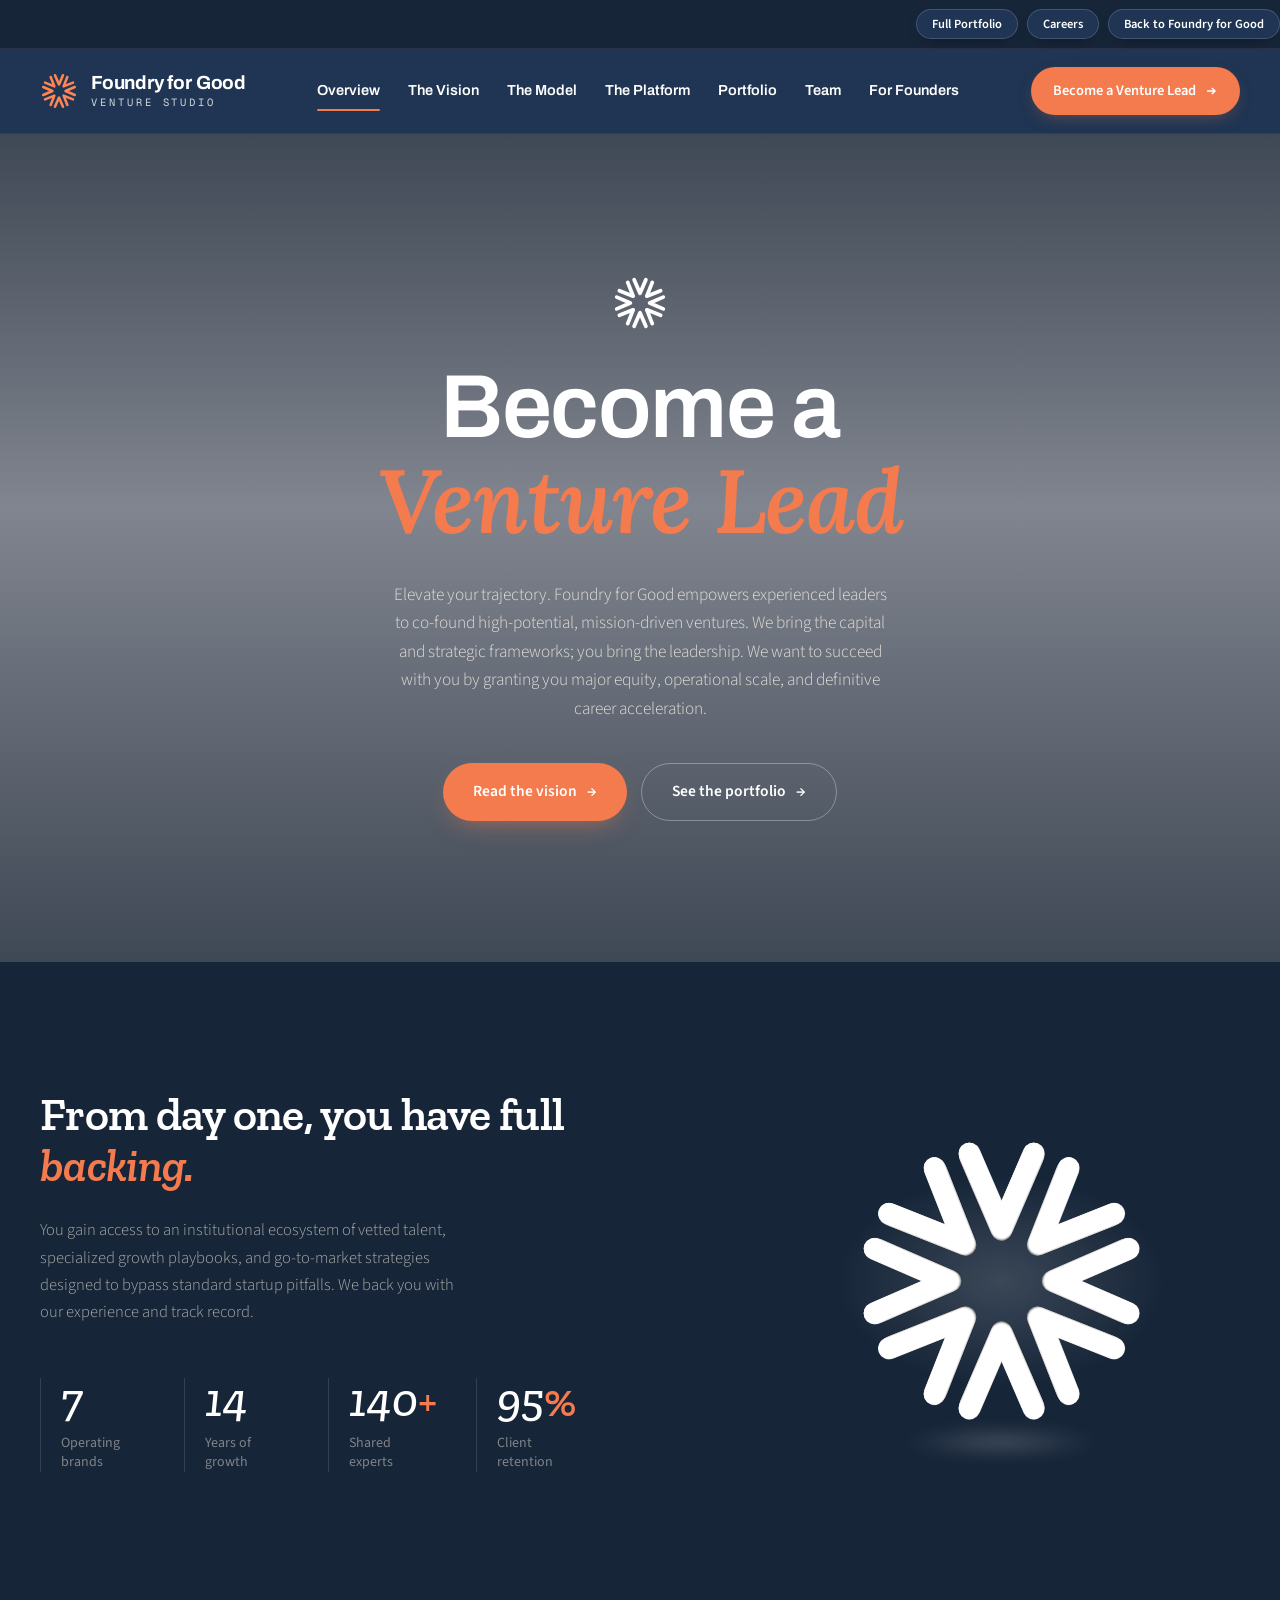
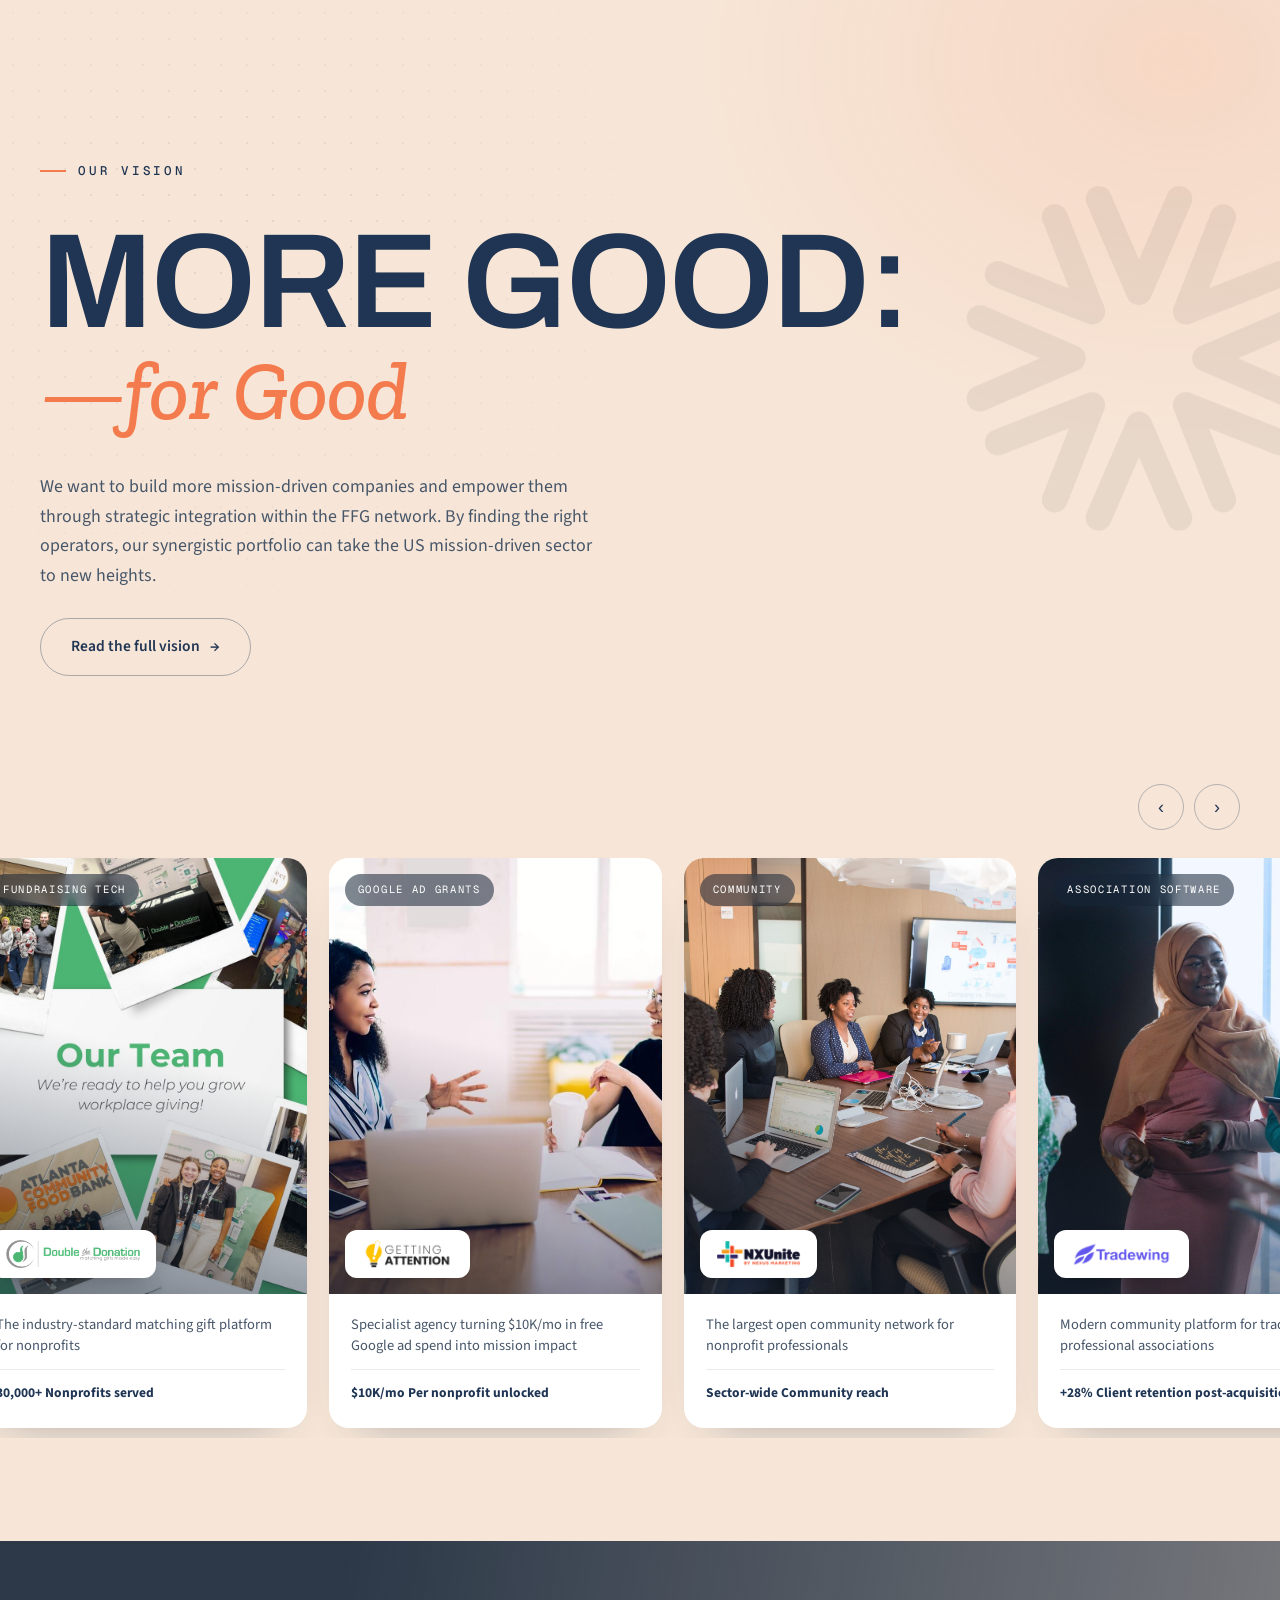
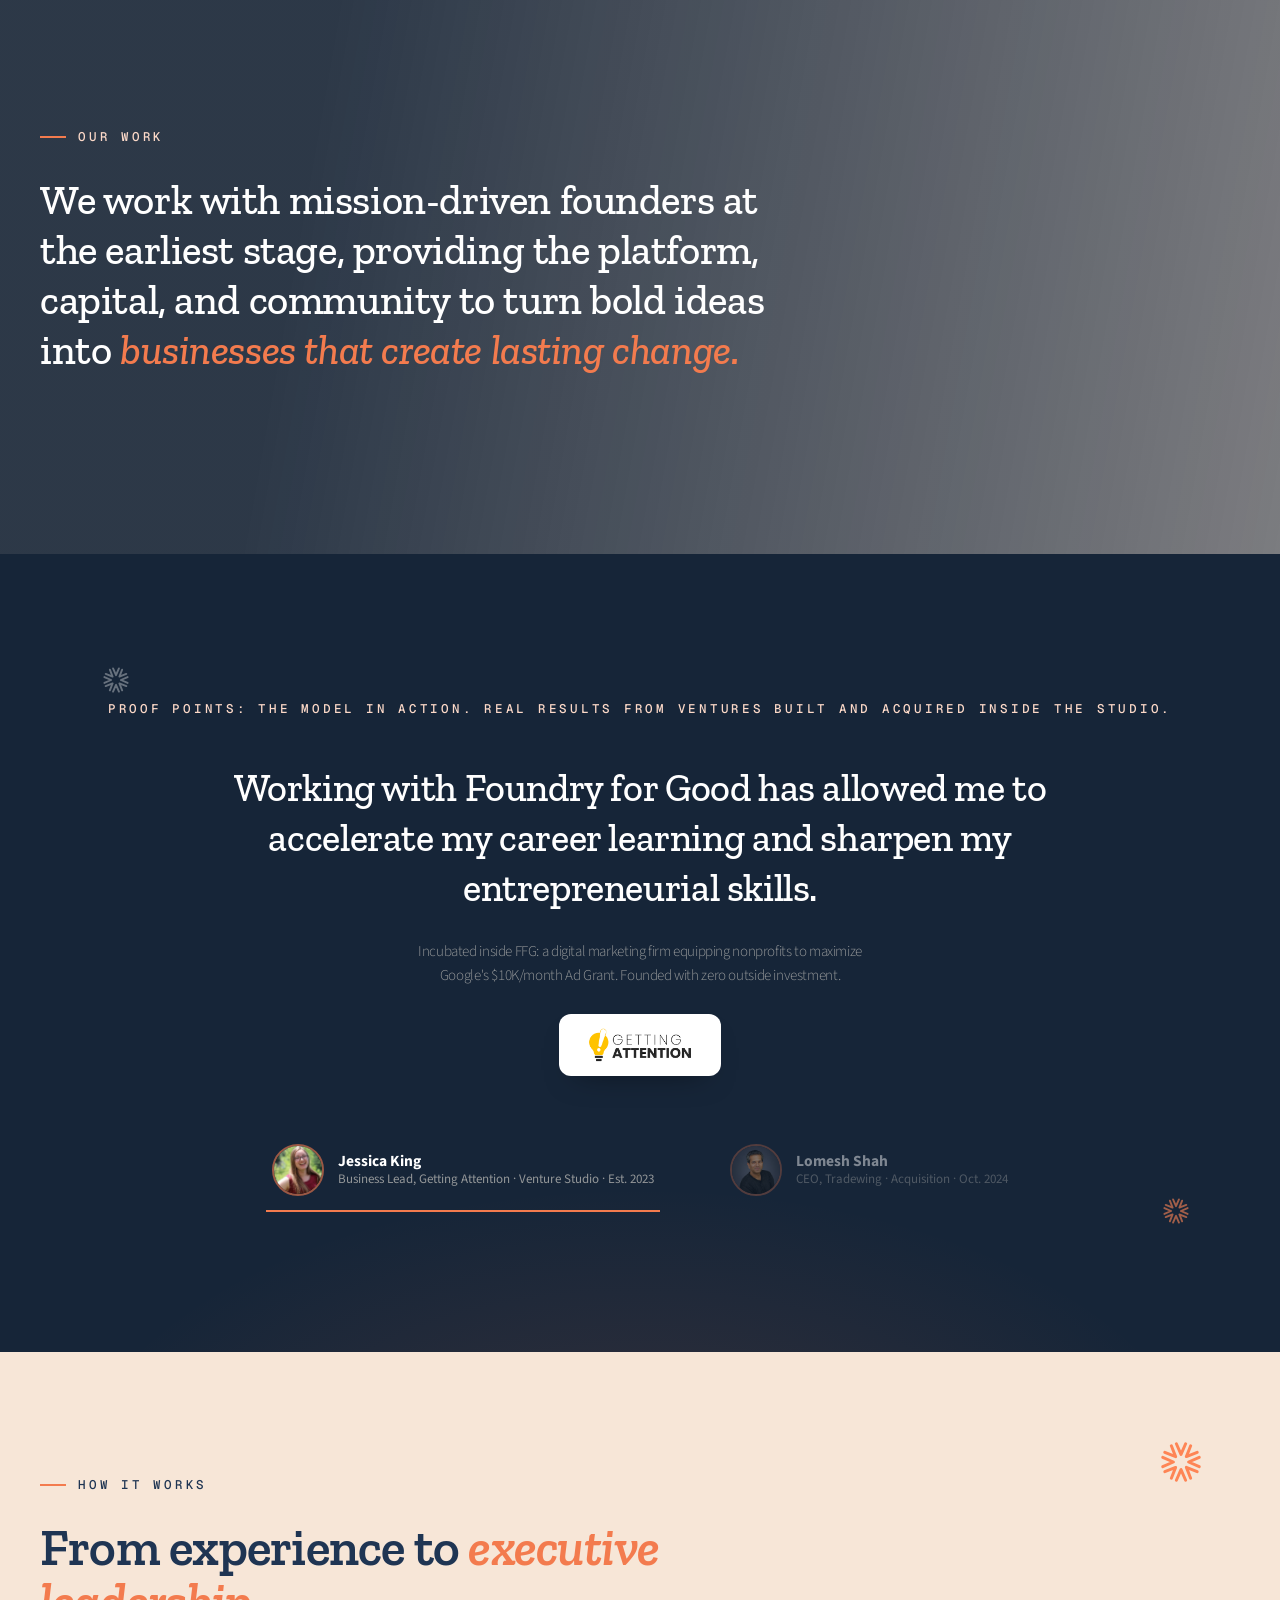
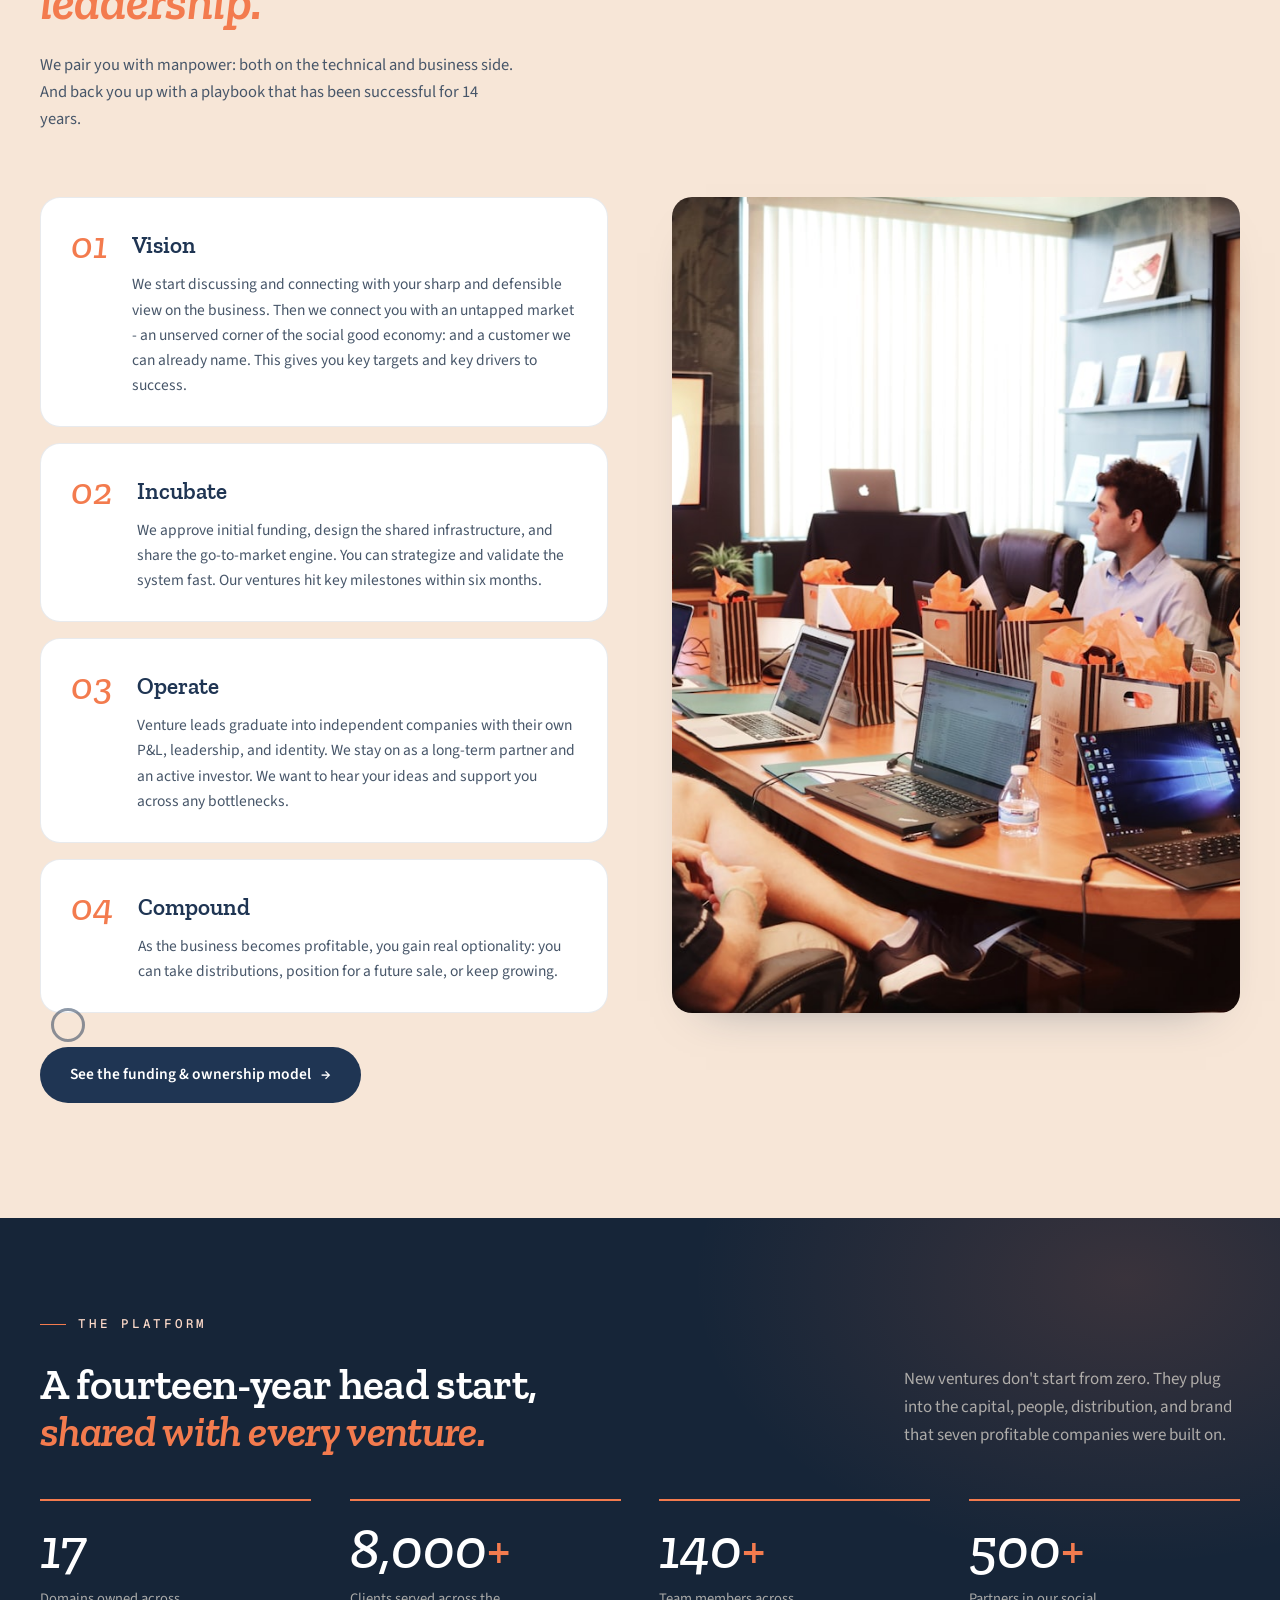
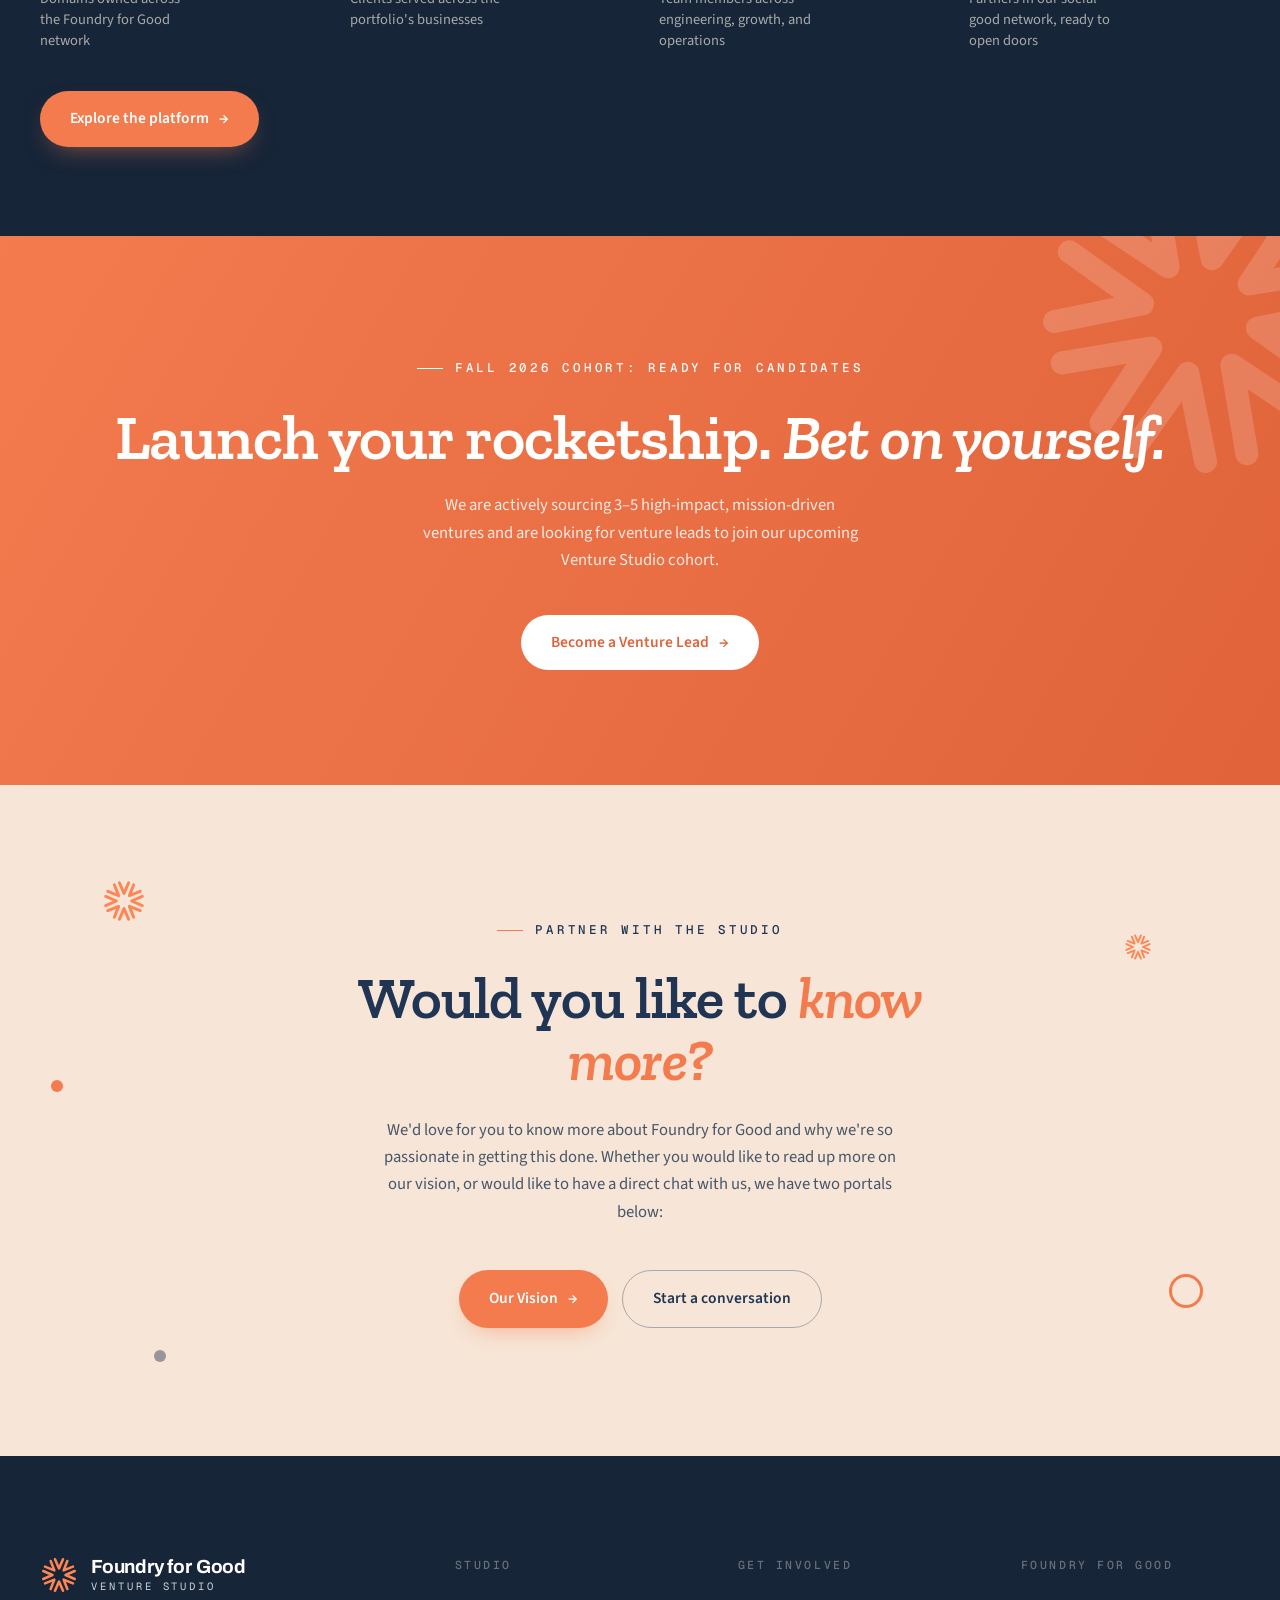
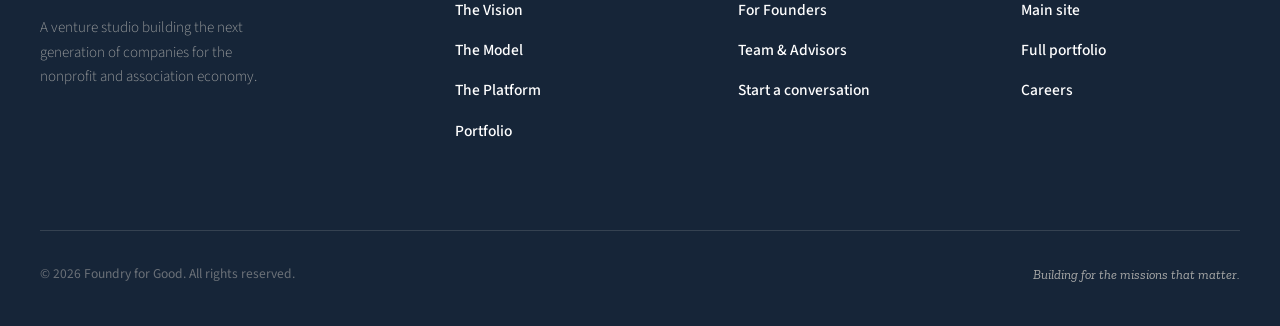
<file: ffg-lovable-port/index.html>
<!DOCTYPE html>
<html lang="en">
<head>
<meta charset="UTF-8">
<meta name="viewport" content="width=device-width, initial-scale=1.0">
<title>Foundry for Good Venture Studio: Launch a mission-driven company with capital behind you</title>
<meta name="description" content="Foundry for Good is a venture studio that pairs ambitious operators with capital, a 140-person team, and a 14-year platform to launch and scale businesses for the social good economy.">
<link rel="icon" href="assets/ffg-mark.png">
<link rel="preconnect" href="https://fonts.googleapis.com">
<link rel="preconnect" href="https://fonts.gstatic.com" crossorigin>
<link href="https://fonts.googleapis.com/css2?family=Zilla+Slab:ital,wght@0,400;0,500;0,600;0,700;1,400;1,500;1,600&family=Source+Sans+3:wght@300;400;500;600;700&family=Geist+Mono:wght@400;500&family=Archivo:wght@500;600;700;800&family=Lora:ital,wght@0,600;1,600&display=swap" rel="stylesheet">
<style>
/* ==========================================================================
   FFG VENTURE STUDIO — shared stylesheet (multi-page micro-site)
   Antler structure × Atomic restraint × FFG navy & orange
   ========================================================================== */
:root{
  --bg:#f2ede5; --bg-soft:#f7f3ec; --surface:#fff;
  --navy:#1f3553; --navy-deep:#162538; --ink:#0e1b2e;
  --orange:#f37b4e; --orange-deep:#e0633a; --orange-soft:#fcd9c8;
  --text:#1f3553; --text-body:#475669; --text-mute:#7f8b98;
  --cream-line:#1f35531a;
  --ink-line:rgba(242,237,229,.14);
  --font-display:"Zilla Slab", ui-serif, Georgia, serif;
  --font-caps:"Archivo", ui-sans-serif, sans-serif;
  --font:"Source Sans 3", ui-sans-serif, system-ui, sans-serif;
  --mono:"Geist Mono", ui-monospace, monospace;
  --r-md:14px; --r-lg:20px; --r-xl:28px;
}
*{margin:0;padding:0;box-sizing:border-box}
html{scroll-behavior:smooth}
body{font-family:var(--font);color:var(--text);background:var(--bg);line-height:1.65;font-size:16.5px;-webkit-font-smoothing:antialiased;overflow-x:hidden;transition:background-color .9s ease}
html{overflow-x:hidden}
::selection{background:var(--orange);color:#fff}
a{color:inherit}
img{display:block;max-width:100%}
.wrap{max-width:1360px;margin:0 auto;padding:0 40px}
@media(max-width:720px){.wrap{padding:0 22px}}

/* ---- shared type ---- */
.eyebrow{font-family:var(--mono);font-size:12.5px;font-weight:500;letter-spacing:.22em;text-transform:uppercase;display:inline-flex;align-items:center;gap:12px}
.eyebrow::before{content:"";width:26px;height:1.5px;background:var(--orange);flex:none}
.caps{font-family:var(--font-caps);font-weight:600;letter-spacing:-.015em;line-height:.98;text-transform:uppercase}
.slab-i{font-family:var(--font-display);font-style:italic;font-weight:500;text-transform:none;letter-spacing:-.01em}
.btn{display:inline-flex;align-items:center;gap:10px;font-family:var(--font);font-size:15.5px;font-weight:600;padding:15px 30px;border-radius:999px;text-decoration:none;transition:transform .18s ease,background .18s ease,box-shadow .18s ease,color .18s ease;white-space:nowrap;cursor:pointer;border:0}
.btn .arrow{transition:transform .18s ease}
.btn:hover .arrow{transform:translateX(3px)}
.btn-orange{background:var(--orange);color:#fff;box-shadow:0 10px 26px -12px rgba(243,123,78,.65)}
.btn-orange:hover{background:var(--orange-deep);transform:translateY(-1px)}
.btn-ghost-light{background:transparent;color:#fff;border:1px solid rgba(255,255,255,.32)}
.btn-ghost-light:hover{background:#fff;color:var(--navy)}
.btn-navy{background:var(--navy);color:#fff}
.btn-navy:hover{background:var(--navy-deep);transform:translateY(-1px)}
.btn-ghost-navy{background:transparent;color:var(--navy);border:1px solid rgba(31,53,83,.35)}
.btn-ghost-navy:hover{background:var(--navy);color:#fff}

/* ---- reveal system ---- */
.reveal,.reveal-left,.reveal-right{opacity:0;transition:opacity .7s cubic-bezier(.22,1,.36,1),transform .7s cubic-bezier(.22,1,.36,1)}
.reveal{transform:translateY(30px)}
.reveal-left{transform:translateX(-34px)}
.reveal-right{transform:translateX(34px)}
.reveal.visible,.reveal-left.visible,.reveal-right.visible{opacity:1;transform:none}
.d1{transition-delay:.1s}.d2{transition-delay:.2s}.d3{transition-delay:.3s}.d4{transition-delay:.4s}

/* ==========================================================================
   SECONDARY "RETURN TO FOUNDRY FOR GOOD" TOP BAR
   ========================================================================== */
.topbar{background:var(--navy-deep);border-bottom:1px solid #ffffff10;font-family:var(--font)}
.topbar-inner{display:flex;align-items:center;justify-content:space-between;gap:12px;min-height:48px;padding:8px 0}
.topbar-right{display:flex;align-items:center;gap:9px;flex-wrap:wrap;justify-content:flex-end}
.topbar .tb-btn{display:inline-flex;align-items:center;gap:6px;font-family:var(--font);font-size:12.5px;font-weight:600;line-height:1;padding:8px 15px;border-radius:999px;text-decoration:none;white-space:nowrap;transition:background .15s,color .15s,border-color .15s,transform .15s;border:1px solid rgba(255,255,255,.16);color:#fff;background:var(--navy);box-shadow:0 6px 16px -10px rgba(0,0,0,.7)}
.topbar .tb-btn:hover{background:#fff;color:var(--navy);border-color:#fff;transform:translateY(-1px)}
.topbar .tb-btn .ar{transition:transform .18s ease}
.topbar .tb-btn:hover .ar{transform:translateX(-3px)}
.topbar .tb-btn-orange{background:var(--orange);border-color:var(--orange);color:#fff;box-shadow:0 6px 16px -8px #f37b4e99}
.topbar .tb-btn-orange:hover{background:#fff;color:var(--orange-deep);border-color:#fff}
@media(max-width:720px){.topbar .tb-hide{display:none}}

/* ==========================================================================
   NAV — kept from the approved site, extended for multi-page tabs
   ========================================================================== */
.nav{z-index:120;background:var(--navy);border-bottom:1px solid #ffffff0f;transition:all .25s;position:sticky;top:0}
.nav.scrolled{-webkit-backdrop-filter:blur(16px) saturate(140%);backdrop-filter:blur(16px) saturate(140%);background:#16253aeb;border-bottom:1px solid #ffffff14}
.nav-inner{justify-content:space-between;align-items:center;height:84px;display:flex}
.brand{align-items:center;gap:13px;text-decoration:none;display:flex}
.brand-mark img{object-fit:contain;width:38px;height:38px}
.brand-stack{display:flex;flex-direction:column;line-height:1.1}
.b-name{font-family:var(--font-caps);color:#fff;font-size:19px;font-weight:700;letter-spacing:-.01em}
.b-sub{font-family:var(--mono);color:#ffffffcc;font-size:10.5px;letter-spacing:.28em;text-transform:uppercase;margin-top:3px}
.nav-links{align-items:center;gap:2px;display:flex}
.nav-links a{font-family:var(--font-caps);color:#fff;border-radius:8px;padding:8px 13px;font-size:14.5px;font-weight:600;text-decoration:none;transition:all .15s;position:relative}
.nav-links a:hover{color:var(--orange);background:#f37b4e1f}
.nav-links a.active{color:#fff}
.nav-links a.active::after{content:"";position:absolute;left:13px;right:13px;bottom:0;height:2px;background:var(--orange);border-radius:2px}
.nav-cta{background:var(--orange);color:#fff;white-space:nowrap;border-radius:999px;align-items:center;gap:8px;padding:12px 22px;font-size:14.5px;font-weight:600;text-decoration:none;transition:transform .15s,background .15s,box-shadow .15s;display:inline-flex;box-shadow:0 6px 18px -8px #f37b4e80}
.nav-cta:hover{background:var(--orange-deep);transform:translateY(-1px)}
.mobile-toggle{color:#fff;border:1px solid #fff3;background:transparent;border-radius:8px;padding:10px;display:none;cursor:pointer}
.mobile-menu{display:none;background:var(--navy);border-top:1px solid #ffffff14;padding:12px 20px 20px;flex-direction:column;gap:4px}
.mobile-menu.open{display:flex}
.mobile-menu a{color:#ffffffd9;padding:12px 14px;border-radius:8px;font-size:16px;font-weight:500;text-decoration:none}
.mobile-menu a.active{color:var(--orange)}
.mobile-menu a.mm-sub{padding-left:30px;font-size:14.5px;color:#ffffffb0}
.mobile-menu a.mm-sub::before{content:"— ";color:var(--orange);opacity:.7}
.mobile-menu a:hover{color:var(--orange);background:#f37b4e1f}
.mobile-menu .nav-cta{justify-content:center;margin-top:8px}
@media(max-width:1040px){.nav-links,.nav .nav-cta{display:none}.mobile-toggle{display:inline-flex}.mobile-menu .nav-cta{display:inline-flex}}

/* ==========================================================================
   HERO — original full-bleed video, kept for its wow (Overview page)
   ========================================================================== */
.hero{position:relative;min-height:92vh;display:flex;align-items:center;justify-content:center;text-align:center;color:#fff;overflow:hidden;padding:clamp(80px,10vh,140px) 0}
.hero-bg-video{position:absolute;inset:0;width:100%;height:100%;object-fit:cover}
.hero-overlay{position:absolute;inset:0;background:linear-gradient(180deg,rgba(22,37,56,.82) 0%,rgba(31,53,83,.55) 45%,rgba(22,37,56,.82) 100%)}
.hero-center{position:relative;z-index:2;max-width:940px;margin:0 auto}
.hero-mark{width:56px;height:56px;margin:0 auto 30px;filter:brightness(0) invert(1)}
.hero-h1{font-family:var(--font-caps);font-weight:600;letter-spacing:-.015em;line-height:1.04;font-size:clamp(48px,7vw,104px);color:#fff}
.hero-h1 .accent{color:var(--orange);font-family:'Lora',serif;font-style:italic;font-weight:600}
.hero-sub{color:#f2ede5e0;max-width:62ch;font-size:clamp(17px,1.35vw,20px);margin:30px auto 40px;font-weight:300}
.hero-ctas{display:flex;gap:14px;flex-wrap:wrap;justify-content:center}
.star-white{color:#fff}
.star-orange{color:var(--orange)}

/* ==========================================================================
   PAGE HERO — interior pages (no video), navy band
   ========================================================================== */
.page-hero{position:relative;background:var(--navy);color:#fff;overflow:hidden;padding:clamp(96px,13vh,168px) 0 clamp(64px,8vw,104px)}
.page-hero::before{content:"";position:absolute;inset:0;background-image:radial-gradient(rgba(255,255,255,.05) 1.3px,transparent 1.3px);background-size:26px 26px;-webkit-mask-image:radial-gradient(680px 560px at 82% 20%,#000 0%,transparent 72%);mask-image:radial-gradient(680px 560px at 82% 20%,#000 0%,transparent 72%)}
.page-hero::after{content:"";position:absolute;inset:0;background:radial-gradient(780px 520px at 92% 0%,rgba(243,123,78,.20),transparent 60%);pointer-events:none}
.page-hero .wrap{position:relative;z-index:2}
.page-hero .eyebrow{color:var(--orange-soft);margin-bottom:26px}
.page-hero h1{font-family:var(--font-display);font-weight:600;letter-spacing:-.015em;line-height:1.03;font-size:clamp(40px,5.6vw,80px);color:#fff;max-width:18ch}
.page-hero h1 em{font-style:italic;color:var(--orange)}
.page-hero .lede{color:#e8e2d8c2;font-weight:300;font-size:clamp(17px,1.4vw,21px);max-width:60ch;margin-top:26px}
.page-hero .ph-crumb{font-family:var(--mono);font-size:11.5px;letter-spacing:.14em;text-transform:uppercase;color:#e8e2d873;margin-bottom:22px}
.page-hero .ph-crumb a{color:#e8e2d873;text-decoration:none}
.page-hero .ph-crumb a:hover{color:var(--orange)}

/* ==========================================================================
   STATS — "best place on the planet" analogue
   ========================================================================== */
.beststats{background:var(--navy-deep);color:#fff;position:relative;overflow:hidden;padding:clamp(90px,10vw,150px) 0}
.beststats .wrap{display:grid;grid-template-columns:1.15fr .85fr;gap:clamp(40px,6vw,90px);align-items:center;position:relative}
.beststats h2{font-family:var(--font-display);font-weight:600;letter-spacing:-.015em;line-height:1.1;font-size:clamp(32px,3.6vw,56px);color:#fff;max-width:20ch}
.beststats h2 em{font-style:italic;color:var(--orange)}
.beststats .lede{color:#e8e2d8b3;font-weight:300;font-size:clamp(16.5px,1.25vw,19px);max-width:54ch;margin-top:26px}
.statrow{display:flex;gap:clamp(24px,3vw,44px);margin-top:52px;flex-wrap:wrap}
.statcell{border-left:1.5px solid var(--ink-line);padding-left:clamp(16px,1.6vw,26px)}
.statcell .num{font-family:var(--font-display);font-style:italic;font-weight:500;font-size:clamp(38px,3.6vw,58px);line-height:1;color:#fff}
.statcell .num .suf{color:var(--orange);font-style:normal}
.statcell .lbl{font-size:14px;color:#e8e2d880;margin-top:10px;max-width:12ch;line-height:1.35}
.star-side{display:flex;align-items:center;justify-content:center;position:relative;perspective:900px}
.star-side::after{content:"";position:absolute;bottom:-9%;left:50%;transform:translateX(-50%);width:58%;height:40px;background:radial-gradient(50% 50% at 50% 50%,rgba(255,255,255,.22),transparent 72%);filter:blur(8px)}
.star3d{position:relative;width:clamp(220px,24vw,360px);aspect-ratio:1;transform-style:preserve-3d;animation:star-spin 22s linear infinite}
.star-side::before{content:"";position:absolute;inset:-8%;background:radial-gradient(42% 42% at 50% 50%,rgba(255,255,255,.16),transparent 72%);pointer-events:none}
.star3d img{position:absolute;inset:0;width:100%;height:100%;backface-visibility:visible;image-rendering:auto}
@keyframes star-spin{to{transform:rotateZ(360deg)}}
@media(max-width:980px){.beststats .wrap{grid-template-columns:1fr}.star-side{order:-1}.star3d{width:180px}}

/* ==========================================================================
   THESIS — FURTHER: for Good typographic moment
   ========================================================================== */
.thesis{padding:clamp(100px,12vw,180px) 0 clamp(70px,8vw,120px);text-align:left;background:transparent;position:relative;overflow:hidden}
.thesis::before{content:"";position:absolute;inset:0;background-image:radial-gradient(rgba(31,53,83,.10) 1.3px,transparent 1.3px);background-size:26px 26px;-webkit-mask-image:radial-gradient(700px 600px at 18% 30%,#000 0%,transparent 70%);mask-image:radial-gradient(700px 600px at 18% 30%,#000 0%,transparent 70%)}
.thesis::after{content:"";position:absolute;inset:0;background:radial-gradient(800px 620px at 92% 8%,rgba(243,123,78,.13),transparent 62%);pointer-events:none}
.thesis-ghost{position:absolute;right:-4vw;top:50%;transform:translateY(-58%);width:clamp(300px,30vw,480px);height:auto;filter:brightness(0);opacity:.06;pointer-events:none;will-change:transform}
.thesis .wrap{position:relative;z-index:2}
.thesis .eyebrow{color:var(--navy);margin-bottom:40px}
.thesis-h{font-size:clamp(64px,10.5vw,170px);line-height:.92;color:var(--navy)}
.thesis-h .slab-i{display:block;color:var(--orange);font-size:.62em;margin-top:.08em}
.thesis-h .slab-i::before{content:"—"}
.thesis p{max-width:62ch;font-size:clamp(17px,1.4vw,21px);color:var(--text-body);margin-top:44px}

/* ==========================================================================
   OUR WORK — Atomic-style photo carousel
   ========================================================================== */
.wstrip{background:transparent;padding:6px 0 clamp(70px,8vw,110px);position:relative}
.wstrip-controls{display:flex;justify-content:flex-end;gap:10px;margin-bottom:22px}
.wcarousel{display:flex;gap:22px;overflow-x:auto;scroll-behavior:auto;scrollbar-width:none;-ms-overflow-style:none;padding:6px calc(max(0px,(100% - 1360px)/2) + 40px) 10px}
.wcarousel::-webkit-scrollbar{display:none}
@media(max-width:720px){.wcarousel{padding-left:22px;padding-right:22px}}
.workhero{position:relative;background:url('assets/hero-team.jpg') center/cover no-repeat;padding:clamp(110px,14vw,200px) 0}
@media(min-width:980px){.workhero{background-attachment:fixed}}
.workhero::before{content:"";position:absolute;inset:0;background:linear-gradient(100deg,rgba(22,37,56,.9) 25%,rgba(22,37,56,.55) 100%)}
.workhero .wrap{position:relative;z-index:2}
.workhero .eyebrow{color:var(--orange-soft);margin-bottom:28px}
.work-statement{font-family:var(--font-display);font-weight:500;letter-spacing:-.01em;font-size:clamp(28px,3.2vw,48px);line-height:1.22;max-width:32ch;color:#fff}
.work-statement em{font-style:italic;color:var(--orange)}
.wcard{flex:0 0 clamp(300px,26vw,380px);scroll-snap-align:start;border-radius:var(--r-lg);overflow:hidden;text-decoration:none;position:relative;background:#fff;box-shadow:0 22px 46px -32px rgba(31,53,83,.45);transition:transform .35s cubic-bezier(.22,1,.36,1)}
.wcard:hover{transform:translateY(-8px)}
.wphoto{position:relative;height:clamp(320px,34vw,440px);overflow:hidden;background:linear-gradient(160deg,#fdf5ee,#f7e8dc)}
.wphoto img{width:100%;height:100%;object-fit:cover;transition:transform .7s cubic-bezier(.22,1,.36,1)}
.wcard:hover .wphoto img{transform:scale(1.06)}
.wphoto::after{content:"";position:absolute;inset:0;background:linear-gradient(195deg,rgba(22,37,56,0) 45%,rgba(22,37,56,.62) 100%)}
.wcat{position:absolute;top:16px;left:16px;z-index:2;font-family:var(--mono);font-size:10.5px;letter-spacing:.16em;text-transform:uppercase;color:#fff;background:rgba(22,37,56,.55);-webkit-backdrop-filter:blur(6px);backdrop-filter:blur(6px);padding:7px 13px;border-radius:999px}
.wlogo{position:absolute;left:16px;bottom:16px;z-index:2;background:#fff;border-radius:12px;padding:10px 16px;display:flex;align-items:center;box-shadow:0 10px 26px -12px rgba(0,0,0,.4)}
.wlogo img{height:28px;width:auto;max-width:170px;object-fit:contain}
.wfoot{padding:20px 22px 24px;display:flex;flex-direction:column;gap:12px}
.wfoot p{font-size:14.5px;color:var(--text-body);line-height:1.5}
.wfoot .wmetric{border-top:1px solid var(--cream-line);padding-top:12px;font-weight:700;font-size:13.5px;color:var(--navy)}

/* ==========================================================================
   SECTION HEAD pattern
   ========================================================================== */
.shead{margin-bottom:clamp(44px,5vw,72px)}
.shead .eyebrow{color:var(--navy);margin-bottom:26px}
.shead h2{font-family:var(--font-display);font-weight:600;letter-spacing:-.015em;font-size:clamp(32px,4vw,56px);line-height:1.06;max-width:22ch}
.shead h2 em{font-style:italic;color:var(--orange)}
.shead .lede{color:var(--text-body);font-size:clamp(16.5px,1.25vw,19px);max-width:60ch;margin-top:22px}
.shead.split{display:flex;align-items:flex-end;justify-content:space-between;gap:44px;flex-wrap:wrap}
.shead.split .lede{margin-top:0;margin-bottom:6px;max-width:44ch}

/* ==========================================================================
   APPROACH — 4 phases, staggered
   ========================================================================== */
.approach{padding:clamp(90px,10vw,150px) 0;background:transparent;position:relative}
.stack{display:grid;gap:24px}
.spanel{position:sticky;background:#fff;border-radius:var(--r-xl);box-shadow:0 -20px 50px -38px rgba(31,53,83,.55);display:grid;grid-template-columns:1.05fr .95fr;overflow:hidden;min-height:400px}
.spanel:nth-child(1){top:104px}
.spanel:nth-child(2){top:126px}
.spanel:nth-child(3){top:148px}
.spanel:nth-child(4){top:170px}
.spanel-body{padding:clamp(30px,4.5vw,60px);display:flex;flex-direction:column;justify-content:center}
.snum{font-family:var(--font-display);font-style:italic;font-weight:500;font-size:clamp(46px,5vw,74px);color:var(--orange);line-height:1;margin-bottom:18px}
.spanel h3{font-family:var(--font-display);font-size:clamp(26px,2.6vw,38px);font-weight:600;color:var(--navy);margin-bottom:14px}
.spanel p{font-size:16px;color:var(--text-body);max-width:46ch}
.spanel-img{position:relative;overflow:hidden;min-height:280px}
.spanel-img img{position:absolute;inset:0;width:100%;height:100%;object-fit:cover}
.spanel.dark{background:var(--navy-deep)}
.spanel.dark h3{color:#fff}
.spanel.dark p{color:#e8e2d8b3}
@media(max-width:860px){.spanel{grid-template-columns:1fr}.spanel-img{order:-1;min-height:200px}}

/* ==========================================================================
   PEOPLE — kept verbatim from the approved site
   ========================================================================== */
.people{padding:clamp(20px,3vw,40px) 0 clamp(90px,10vw,150px);background:transparent;position:relative;overflow:hidden}
.systems-team-section{margin-top:56px}
.systems-team-intro{margin-bottom:36px}
.systems-team-intro h3{font-family:var(--font-display);letter-spacing:-.01em;max-width:16ch;font-size:clamp(28px,3vw,42px);font-weight:500;line-height:1.08}
.systems-team-intro h3 .intro-blue{color:var(--navy)}
.systems-team-intro h3 .intro-orange{color:var(--orange)}
.systems-team-grid{grid-template-columns:repeat(3,minmax(0,1fr));gap:40px 28px;display:grid}
.systems-team-card{min-width:0}
.systems-team-photo-wrap{aspect-ratio:1;background:var(--surface);margin-bottom:18px;overflow:hidden;box-shadow:0 16px 34px -28px #1f355359;border-radius:var(--r-md)}
.systems-team-photo{object-fit:cover;width:100%;height:100%;display:block}
.systems-team-meta h4{font-family:var(--font-display);letter-spacing:-.01em;color:var(--navy);margin:0 0 6px;font-size:20px;font-weight:600;line-height:1.12}
.systems-team-role-row{flex-wrap:wrap;align-items:center;gap:8px 10px;display:flex}
.systems-team-role-row p{color:var(--orange);font-size:15px;font-weight:500;line-height:1.35}
.systems-team-badge{background:var(--orange);color:#fff;letter-spacing:.06em;text-transform:uppercase;border-radius:999px;justify-content:center;align-items:center;padding:4px 10px;font-size:10px;font-weight:700;line-height:1;display:inline-flex}
.systems-team-badge.badge-advisor{background:var(--navy);color:#fff}
.systems-team-badge.badge-partner{background:var(--orange);color:#fff}
.systems-team-badge.badge-operations{background:var(--orange-soft);color:var(--orange-deep)}
@media(max-width:980px){.systems-team-grid{grid-template-columns:repeat(2,minmax(0,1fr))}}
@media(max-width:580px){.systems-team-grid{grid-template-columns:1fr;gap:28px}}

/* ==========================================================================
   PORTFOLIO — Atomic carousel analogue
   ========================================================================== */
.portfolio{padding:clamp(90px,10vw,150px) 0;background:transparent;border-top:1px solid var(--cream-line);position:relative;overflow:hidden}
.car-controls{display:flex;gap:10px}
.car-btn{width:46px;height:46px;border-radius:50%;border:1px solid rgba(31,53,83,.3);background:transparent;color:var(--navy);font-size:18px;cursor:pointer;transition:all .2s;display:inline-flex;align-items:center;justify-content:center}
.car-btn:hover{background:var(--navy);color:#fff}
.pf-head{display:flex;align-items:flex-end;justify-content:space-between;gap:44px;flex-wrap:wrap;margin-bottom:30px}
.pf-head .eyebrow{color:var(--navy);margin-bottom:24px}
.pf-title{font-family:var(--font-caps);font-weight:600;text-transform:uppercase;letter-spacing:-.01em;font-size:clamp(36px,4.4vw,64px);line-height:.98;color:var(--navy)}
.pf-title .slab-i{display:block;text-transform:none;color:var(--orange);font-size:.88em;margin-top:.1em}
.pf-title .slab-i::before{content:"—"}
.pf-head .lede{max-width:42ch;margin-bottom:8px}
.pf-rule{border:0;border-top:1.5px solid var(--navy);margin:0 0 14px}
.pf-meta{display:flex;justify-content:space-between;gap:20px;flex-wrap:wrap;font-family:var(--mono);font-size:11px;letter-spacing:.1em;text-transform:uppercase;color:var(--text-mute);margin-bottom:36px}
.pf-grid{display:grid;grid-template-columns:repeat(4,1fr);gap:18px}
.tile{background:#fff;border:1px solid rgba(31,53,83,.18);border-radius:var(--r-md);padding:18px 18px 22px;display:flex;flex-direction:column;text-decoration:none;transition:transform .3s cubic-bezier(.22,1,.36,1),box-shadow .3s ease}
.tile:hover{transform:translateY(-6px);box-shadow:0 24px 44px -30px rgba(31,53,83,.45)}
.tile-logo{border:1px solid rgba(31,53,83,.14);border-radius:10px;height:110px;display:flex;align-items:center;justify-content:center;margin-bottom:16px;background:var(--bg-soft)}
.tile-logo img{max-height:44px;max-width:70%;object-fit:contain}
.tile-top{display:flex;justify-content:space-between;align-items:center;margin-bottom:10px}
.tile-num{font-family:var(--mono);font-size:11px;color:var(--text-mute)}
.tile-cat{font-family:var(--mono);font-size:9.5px;letter-spacing:.12em;text-transform:uppercase;color:var(--orange-deep);border:1px solid rgba(224,99,58,.45);border-radius:999px;padding:4px 10px;white-space:nowrap}
.tile h3{font-family:var(--font-display);font-size:20px;font-weight:600;color:var(--navy);margin-bottom:8px}
.tile p{font-size:13.5px;color:var(--text-body);line-height:1.55;margin-bottom:16px}
.tile-metric{margin-top:auto;display:flex;align-items:flex-end;justify-content:space-between;gap:12px;border-top:1px solid var(--cream-line);padding-top:14px}
.tile-metric .val{font-family:var(--font-display);font-style:italic;font-weight:500;font-size:clamp(20px,1.7vw,26px);color:var(--orange-deep);line-height:1.05;display:block}
.tile-metric .lab{font-family:var(--mono);font-size:9px;letter-spacing:.12em;text-transform:uppercase;color:var(--text-mute);display:block;margin-top:5px}
.tile-visit{flex:none;font-size:12.5px;font-weight:700;color:var(--navy);border:1px solid rgba(31,53,83,.3);border-radius:999px;padding:7px 14px;transition:all .2s;white-space:nowrap}
.tile:hover .tile-visit{background:var(--navy);color:#fff}
.tile.next-tile{border:1.5px dashed rgba(224,99,58,.6);background:transparent;align-items:center;justify-content:center;text-align:center;padding:30px 22px}
.tile.next-tile .tile-chip{font-family:var(--mono);font-size:10px;letter-spacing:.14em;text-transform:uppercase;color:var(--orange-deep);border:1px solid rgba(224,99,58,.45);border-radius:999px;padding:5px 12px;margin-bottom:16px}
.tile.next-tile h3{font-size:23px}
.tile.next-tile h3::after{content:" →"}
.tile.next-tile p{margin-bottom:20px}
.tile.next-tile .btn{padding:10px 20px;font-size:13.5px}
@media(max-width:1080px){.pf-grid{grid-template-columns:1fr 1fr}}
@media(max-width:580px){.pf-grid{grid-template-columns:1fr}}

/* ==========================================================================
   OPERATING SYSTEM — six advantages, photo bento (dark)
   ========================================================================== */
.os{background:var(--navy);color:#fff;padding:clamp(90px,10vw,150px) 0}
.os .shead .eyebrow,.os .shead h2{color:#fff}
.os .shead .lede{color:#e8e2d8b3}
.os-grid{display:grid;grid-template-columns:repeat(3,1fr);gap:18px}
.os-cell{position:relative;border-radius:var(--r-lg);overflow:hidden;min-height:290px;display:flex;flex-direction:column;justify-content:flex-end;padding:26px;text-decoration:none}
.os-cell .bgimg{position:absolute;inset:0;background-size:cover;background-position:center;transition:transform .6s cubic-bezier(.22,1,.36,1)}
.os-cell:hover .bgimg{transform:scale(1.05)}
.os-cell::after{content:"";position:absolute;inset:0;background:linear-gradient(190deg,rgba(22,37,56,.06) 30%,rgba(14,27,46,.92) 100%)}
.os-cell h3{position:relative;z-index:2;font-family:var(--font-display);font-size:25px;font-weight:600;margin-bottom:10px;color:#fff}
.os-cell h3::before{content:"✳ ";color:var(--orange);font-size:.75em}
.os-cell p{position:relative;z-index:2;font-size:14.5px;color:#f2ede5d9;line-height:1.55}
@media(max-width:980px){.os-grid{grid-template-columns:1fr 1fr}}
@media(max-width:620px){.os-grid{grid-template-columns:1fr}}

/* ==========================================================================
   STUDIO + STRUCTURE
   ========================================================================== */
.studio{padding:clamp(90px,10vw,150px) 0;background:transparent;position:relative;overflow:hidden}
.studio-cols{display:grid;grid-template-columns:1fr 1fr;gap:26px;margin-bottom:clamp(56px,6vw,84px)}
.studio-card{background:#fff;border-radius:var(--r-lg);overflow:hidden;box-shadow:0 18px 40px -30px rgba(31,53,83,.35)}
.studio-card .simg{height:220px;overflow:hidden}
.studio-card .simg img{width:100%;height:100%;object-fit:cover;transition:transform .6s cubic-bezier(.22,1,.36,1)}
.studio-card:hover .simg img{transform:scale(1.05)}
.studio-card .sbody{padding:30px 32px 34px}
.studio-card h3{font-family:var(--font-display);font-size:26px;font-weight:600;color:var(--navy);margin-bottom:12px}
.studio-card p{font-size:15.5px;color:var(--text-body)}
.chips{display:flex;flex-wrap:wrap;gap:10px;margin-top:20px}
.chip{font-family:var(--mono);font-size:12px;letter-spacing:.06em;border:1.5px solid var(--navy);color:var(--navy);border-radius:999px;padding:8px 18px;font-weight:500}
@media(max-width:860px){.studio-cols{grid-template-columns:1fr}}
/* offers */
.offers{display:grid;grid-template-columns:repeat(3,1fr);gap:22px;margin-bottom:clamp(56px,6vw,84px)}
.offer{background:var(--navy);color:#fff;border-radius:var(--r-lg);padding:34px 32px 38px;position:relative;overflow:hidden}
.offer::after{content:"✳";position:absolute;right:-18px;bottom:-34px;font-size:120px;color:rgba(243,123,78,.18);line-height:1;animation:spin-slow 32s linear infinite}
.offer .ocat{font-family:var(--mono);font-size:11px;letter-spacing:.2em;text-transform:uppercase;color:var(--orange);margin-bottom:20px}
.offer .oval{font-family:var(--font-display);font-style:italic;font-weight:500;font-size:clamp(28px,2.4vw,38px);line-height:1.1;margin-bottom:14px}
.offer p{font-size:14.5px;color:#e8e2d8b3;position:relative;z-index:2}
@media(max-width:860px){.offers{grid-template-columns:1fr}}
/* advantage */
.advantage{display:grid;grid-template-columns:1fr 1fr;gap:clamp(36px,5vw,80px);align-items:start;border-top:1px solid var(--cream-line);padding-top:clamp(44px,5vw,64px)}
.advantage h3{font-family:var(--font-display);font-size:clamp(28px,3vw,42px);font-weight:600;color:var(--navy);line-height:1.08}
.advantage h3 em{font-style:italic;color:var(--orange)}
.advantage .adv-lede{font-size:16.5px;color:var(--text-body);margin-top:16px}
.advantage ul{list-style:none}
.advantage li{display:flex;gap:16px;align-items:baseline;font-size:17px;font-weight:600;color:var(--navy);padding:18px 0;border-bottom:1px solid var(--cream-line)}
.advantage li::before{content:"→";color:var(--orange);font-weight:700;flex:none}
@media(max-width:860px){.advantage{grid-template-columns:1fr}}

/* ==========================================================================
   QUOTES — Antler last-page analogue
   ========================================================================== */
.quotes{background:var(--navy-deep);color:#fff;padding:clamp(100px,11vw,170px) 0;text-align:center;position:relative;overflow:hidden}
.quotes::before{content:"";position:absolute;inset:0;background:radial-gradient(900px 500px at 50% 120%,rgba(243,123,78,.14),transparent 65%)}
.quotes .eyebrow{color:var(--orange-soft);justify-content:center;margin-bottom:44px}
.quotes .eyebrow::before{display:none}
.qslide{max-width:980px;margin:0 auto;position:relative;min-height:270px}
.qtext{font-family:var(--font-display);font-weight:500;font-size:clamp(24px,3vw,42px);line-height:1.3;letter-spacing:-.01em;position:absolute;inset:0;opacity:0;transform:translateY(16px);transition:opacity .5s ease,transform .5s ease;pointer-events:none}
.qtext.active{opacity:1;transform:none;position:relative;pointer-events:auto}
.qtext .qmark{color:var(--orange);font-style:italic}
.qcase{font-family:var(--font);font-size:15px;color:#e8e2d899;max-width:64ch;margin:26px auto 0;font-weight:300;line-height:1.6}
.qbrand{display:inline-flex;align-items:center;justify-content:center;background:#fff;border-radius:12px;padding:14px 24px;margin-top:26px;box-shadow:0 14px 30px -18px rgba(0,0,0,.5)}
.qbrand img{height:34px;width:auto;display:block}
.qwho{display:flex;justify-content:center;gap:clamp(24px,5vw,70px);margin-top:54px;flex-wrap:wrap}
.qtab{background:transparent;border:0;cursor:pointer;display:flex;align-items:center;gap:14px;padding:14px 6px;color:#fff;opacity:.45;transition:opacity .25s;border-bottom:2px solid transparent;font-family:var(--font)}
.qtab.active{opacity:1;border-bottom-color:var(--orange)}
.qtab img{width:52px;height:52px;object-fit:cover;border-radius:50%;border:2px solid rgba(243,123,78,.6)}
.qtab .qname{text-align:left;line-height:1.25}
.qtab .qname strong{display:block;font-size:15.5px;font-weight:700}
.qtab .qname span{font-size:13px;color:#e8e2d899}

/* ==========================================================================
   COHORT CTA + PARTNER
   ========================================================================== */
.cohort{background:linear-gradient(120deg,var(--orange) 0%,var(--orange-deep) 100%);color:#fff;padding:clamp(80px,9vw,130px) 0;text-align:center;position:relative;overflow:hidden}
.cohort-star{position:absolute;right:-90px;top:-90px;width:340px;height:340px;filter:brightness(0) invert(1);opacity:.16;transform:rotate(12deg);pointer-events:none}
.cohort .eyebrow{color:#fff;justify-content:center;margin-bottom:26px}
.cohort .eyebrow::before{background:#fff}
.cohort h2{font-family:var(--font-display);font-size:clamp(38px,5vw,72px);font-weight:600;letter-spacing:-.015em;line-height:1.02;margin-bottom:22px}
.cohort h2 em{font-style:italic}
.cohort p{max-width:56ch;margin:0 auto 40px;font-size:clamp(16.5px,1.3vw,19px);color:#fff2}
.cohort p{color:#ffffffd9}
.cohort .btn{background:#fff;color:var(--orange-deep)}
.cohort .btn:hover{background:var(--navy);color:#fff}
.partner{background:transparent;padding:clamp(90px,10vw,150px) 0;text-align:center;position:relative;overflow:hidden}
.partner h2{font-family:var(--font-display);font-weight:600;letter-spacing:-.015em;font-size:clamp(34px,4.6vw,64px);line-height:1.05;max-width:20ch;margin:26px auto 26px;color:var(--navy)}
.partner h2 em{font-style:italic;color:var(--orange)}
.partner .lede{max-width:66ch;margin:0 auto 44px;color:var(--text-body);font-size:clamp(16.5px,1.3vw,19px)}
.partner-ctas{display:flex;gap:14px;justify-content:center;flex-wrap:wrap}

/* ==========================================================================
   RICH CONTENT — informative blocks (Digital Tabby analogue)
   ========================================================================== */
.rich{padding:clamp(76px,9vw,130px) 0;position:relative;overflow:hidden}
.rich.tight{padding:clamp(56px,7vw,96px) 0}
.prose{max-width:70ch}
.prose.center{margin:0 auto;text-align:center}
.prose p{font-size:clamp(16.5px,1.25vw,19px);color:var(--text-body);margin-top:22px;line-height:1.7}
.prose p:first-child{margin-top:0}
.prose .lead{font-family:var(--font-display);font-weight:500;font-size:clamp(21px,2vw,28px);line-height:1.4;color:var(--navy)}
.prose h3{font-family:var(--font-display);font-weight:600;font-size:clamp(24px,2.4vw,34px);color:var(--navy);margin-top:44px;line-height:1.12}
.prose h3 em{font-style:italic;color:var(--orange)}
.prose a.inline{color:var(--orange-deep);text-decoration:underline;text-underline-offset:3px;text-decoration-thickness:1.5px;font-weight:600}
.prose a.inline:hover{color:var(--orange)}

/* two-column feature rows */
.frow{display:grid;grid-template-columns:1fr 1fr;gap:clamp(36px,5vw,80px);align-items:center}
.frow + .frow{margin-top:clamp(56px,6vw,90px)}
.frow.flip .frow-media{order:2}
.frow-media{border-radius:var(--r-lg);overflow:hidden;box-shadow:0 22px 46px -34px rgba(31,53,83,.5);background:var(--bg-soft)}
.frow-media img{width:100%;height:100%;object-fit:cover;display:block;aspect-ratio:4/3}
.frow-body h3{font-family:var(--font-display);font-weight:600;font-size:clamp(24px,2.6vw,38px);color:var(--navy);line-height:1.1;margin-bottom:16px}
.frow-body h3 em{font-style:italic;color:var(--orange)}
.frow-body p{font-size:clamp(16px,1.2vw,18px);color:var(--text-body);line-height:1.68;margin-top:14px}
.frow-body p:first-of-type{margin-top:0}
@media(max-width:860px){.frow{grid-template-columns:1fr;gap:28px}.frow.flip .frow-media{order:0}}

/* numbered steps */
.steps{display:grid;gap:16px}
.step{display:grid;grid-template-columns:auto 1fr;gap:24px;align-items:start;background:#fff;border:1px solid var(--cream-line);border-radius:var(--r-lg);padding:28px 30px}
.step .step-n{font-family:var(--font-display);font-style:italic;font-weight:500;font-size:clamp(30px,3vw,44px);color:var(--orange);line-height:1}
.step h3{font-family:var(--font-display);font-weight:600;font-size:clamp(19px,1.8vw,24px);color:var(--navy);margin-bottom:8px}
.step p{font-size:15.5px;color:var(--text-body);line-height:1.62;max-width:64ch}
@media(max-width:560px){.step{grid-template-columns:1fr;gap:8px;padding:22px 22px}}

/* big legitimacy number strip */
.factstrip{background:var(--navy-deep);color:#fff;padding:clamp(64px,7vw,104px) 0;position:relative;overflow:hidden}
.factstrip::after{content:"";position:absolute;inset:0;background:radial-gradient(700px 460px at 88% 10%,rgba(243,123,78,.16),transparent 62%);pointer-events:none}
.factstrip .wrap{position:relative;z-index:2}
.factgrid{display:grid;grid-template-columns:repeat(4,1fr);gap:clamp(20px,3vw,40px)}
.factcell{border-top:2px solid var(--orange);padding-top:20px}
.factcell .fv{font-family:var(--font-display);font-style:italic;font-weight:500;font-size:clamp(40px,4.4vw,68px);line-height:.98;color:#fff}
.factcell .fv .suf{color:var(--orange);font-style:normal}
.factcell .fl{font-size:14.5px;color:#e8e2d8b3;margin-top:12px;line-height:1.45;max-width:22ch}
@media(max-width:860px){.factgrid{grid-template-columns:1fr 1fr;gap:34px 24px}}
@media(max-width:460px){.factgrid{grid-template-columns:1fr}}

/* card grid (definition / value cards) */
.cardgrid{display:grid;grid-template-columns:repeat(3,1fr);gap:20px}
.cardgrid.two{grid-template-columns:repeat(2,1fr)}
.dcard{background:#fff;border:1px solid var(--cream-line);border-radius:var(--r-lg);padding:32px 30px;box-shadow:0 18px 40px -34px rgba(31,53,83,.4)}
.dcard .dc-k{font-family:var(--mono);font-size:11px;letter-spacing:.18em;text-transform:uppercase;color:var(--orange-deep);margin-bottom:16px}
.dcard h3{font-family:var(--font-display);font-weight:600;font-size:22px;color:var(--navy);margin-bottom:10px;line-height:1.15}
.dcard p{font-size:15px;color:var(--text-body);line-height:1.62}
@media(max-width:920px){.cardgrid,.cardgrid.two{grid-template-columns:1fr}}

/* FAQ */
.faq{display:grid;gap:12px;max-width:900px}
.faq-item{background:#fff;border:1px solid var(--cream-line);border-radius:var(--r-md);overflow:hidden}
.faq-q{width:100%;text-align:left;background:transparent;border:0;cursor:pointer;padding:24px 26px;display:flex;align-items:center;justify-content:space-between;gap:20px;font-family:var(--font-display);font-weight:600;font-size:clamp(17px,1.5vw,21px);color:var(--navy)}
.faq-q .fq-ic{flex:none;color:var(--orange);font-size:24px;line-height:1;transition:transform .25s ease}
.faq-item.open .faq-q .fq-ic{transform:rotate(45deg)}
.faq-a{max-height:0;overflow:hidden;transition:max-height .3s ease}
.faq-a p{padding:0 26px 24px;font-size:16px;color:var(--text-body);line-height:1.7;max-width:70ch}
.faq-item.open .faq-a{max-height:420px}

/* logo wall — all portfolio brands blended into one composition */
.logowall{display:grid;grid-template-columns:repeat(2,1fr);gap:12px}
.logowall .lw{background:#fff;border-radius:14px;min-height:80px;display:flex;align-items:center;justify-content:center;padding:12px 18px;box-shadow:0 18px 40px -26px rgba(0,0,0,.6)}
.logowall .lw img{max-height:34px;max-width:82%;width:auto;object-fit:contain}
.logowall .lw-studio{background:#14171c}
.logowall .lw-studio img{height:42px;filter:brightness(0) invert(1)}

/* ==========================================================================
   ZEFFY-STYLE FLOATING DECORATIONS
   ========================================================================== */
.deco{position:absolute;pointer-events:none;z-index:1}
img.deco-star{width:44px;height:44px;animation:bob 7s ease-in-out infinite alternate,spin-slow 46s linear infinite}
img.deco-star.sm{width:28px;height:28px;animation-duration:5.5s,38s}
img.deco-star.ghosted{filter:brightness(0);opacity:.08;width:90px;height:90px}
.deco-ring{width:34px;height:34px;border:3.5px solid var(--orange);border-radius:50%;animation:bob 6s ease-in-out infinite alternate}
.deco-ring.navy{border-color:var(--navy);opacity:.5}
.deco-dot{width:12px;height:12px;background:var(--orange);border-radius:50%;animation:bob 5s ease-in-out infinite alternate}
.deco-dot.navy{background:var(--navy);opacity:.45}
.deco-dot.lg{width:20px;height:20px}
@keyframes bob{from{translate:0 -12px}to{translate:0 14px}}
@keyframes spin-slow{to{rotate:360deg}}
.squiggle{background:url("data:image/svg+xml,%3Csvg xmlns='http://www.w3.org/2000/svg' width='120' height='9' viewBox='0 0 120 9'%3E%3Cpath d='M0 6 Q 15 1 30 6 T 60 6 T 90 6 T 120 6' fill='none' stroke='%23f37b4e' stroke-width='3.5' stroke-linecap='round'/%3E%3C/svg%3E") repeat-x left bottom/120px 9px;padding-bottom:14px;animation:squig 8s linear infinite}
@keyframes squig{to{background-position-x:120px}}
@media(prefers-reduced-motion:reduce){.deco,.star3d,.offer::after,.squiggle,.thesis-ghost{animation:none!important}.wcarousel{scroll-behavior:auto}}

/* ==========================================================================
   FOOTER
   ========================================================================== */
footer{background:var(--navy-deep);color:#fff;padding:clamp(70px,8vw,100px) 0 40px}
.foot-grid{display:grid;grid-template-columns:1.6fr 1fr 1fr 1fr;gap:clamp(36px,5vw,72px);padding-bottom:clamp(50px,6vw,72px);border-bottom:1px solid var(--ink-line)}
.foot-brand .brand{margin-bottom:22px}
.foot-brand p{font-size:15px;color:#e8e2d899;max-width:34ch;font-weight:300}
.foot-col h4{font-family:var(--mono);font-size:11.5px;letter-spacing:.22em;text-transform:uppercase;color:#e8e2d866;margin-bottom:22px;font-weight:500}
.foot-col ul{list-style:none}
.foot-col li{margin-bottom:13px}
.foot-col a{font-size:15.5px;font-weight:500;text-decoration:none;color:#fff;transition:color .2s}
.foot-col a:hover{color:var(--orange)}
.foot-bottom{display:flex;justify-content:space-between;align-items:center;gap:20px;flex-wrap:wrap;padding-top:32px;font-size:13.5px;color:#e8e2d866}
.foot-bottom em{font-family:var(--font-display);font-style:italic;color:#e8e2d8b3}
@media(max-width:860px){.foot-grid{grid-template-columns:1fr 1fr}}
@media(max-width:520px){.foot-grid{grid-template-columns:1fr}}

</style>
</head>
<body>

<!-- ================= SECONDARY RETURN BAR ================= -->
<div class="topbar">
  <div class="wrap topbar-inner">
    
    <div class="topbar-right" style="margin-left:auto">
      <a class="tb-btn tb-hide" href="https://www.foundryforgood.com/portfolio/" target="_blank" rel="noopener noreferrer">Full Portfolio</a>
      <a class="tb-btn tb-hide" href="https://careers.foundryforgood.com/" target="_blank" rel="noopener noreferrer">Careers</a>
      <a class="tb-btn" href="https://www.foundryforgood.com/" target="_blank" rel="noopener noreferrer">Back to Foundry for Good</a>
    </div>
  </div>
</div>

<!-- ================= NAV ================= -->
<header class="nav" id="nav">
  <div class="wrap nav-inner">
    <a class="brand" href="index.html" aria-label="Foundry for Good Venture Studio: Home">
      <span class="brand-mark"><img src="assets/ffg-mark.svg" alt="" width="38" height="38"></span>
      <span class="brand-stack"><span class="b-name">Foundry for Good</span><span class="b-sub">Venture Studio</span></span>
    </a>
    <nav class="nav-links" aria-label="Primary">
      <a href="index.html">Overview</a>
      <a href="vision.html">The Vision</a>
      <a href="model.html">The Model</a>
      <a href="platform.html">The Platform</a>
      <a href="portfolio.html">Portfolio</a>
      <a href="team.html">Team</a>
      <a href="founders.html">For Founders</a>
    </nav>
    <a class="nav-cta" href="founders.html">Become a Venture Lead
      <svg width="14" height="14" viewBox="0 0 16 16" fill="none" stroke="currentColor" stroke-width="1.8"><path d="M3.5 8h9M9 4.5l3.5 3.5L9 11.5"></path></svg>
    </a>
    <button class="mobile-toggle" aria-label="Open menu">
      <svg width="18" height="18" viewBox="0 0 20 20" fill="none" stroke="currentColor" stroke-width="1.6"><path d="M3 6h14M3 10h14M3 14h14"></path></svg>
    </button>
  </div>
</header>

<!-- ================= HERO ================= -->
<section class="hero" id="top">
  <video class="hero-bg-video" src="assets/ffg-hero-bg.mp4" autoplay loop muted playsinline aria-hidden="true"></video>
  <div class="hero-overlay" aria-hidden="true"></div>
  <div class="wrap hero-center">
    <img class="hero-mark reveal" src="assets/ffg-mark.svg" alt="">
    <h1 class="hero-h1 reveal d1">Become a<br><span class="accent">Venture Lead</span></h1>
    <p class="hero-sub reveal d2">Elevate your trajectory. Foundry for Good empowers experienced leaders to co-found high-potential, mission-driven ventures. We bring the capital and strategic frameworks; you bring the leadership. We want to succeed with you by granting you major equity, operational scale, and definitive career acceleration.</p>
    <div class="hero-ctas reveal d3">
      <a class="btn btn-orange" href="vision.html">Read the vision <span class="arrow">→</span></a>
      <a class="btn btn-ghost-light" href="portfolio.html">See the portfolio <span class="arrow">→</span></a>
    </div>
  </div>
</section>

<!-- ================= STATS ================= -->
<section class="beststats">
  <div class="wrap">
    <div>
      <h2 class="reveal">From day one, you have full <em>backing.</em></h2>
      <p class="lede reveal d1">You gain access to an institutional ecosystem of vetted talent, specialized growth playbooks, and go-to-market strategies designed to bypass standard startup pitfalls. We back you with our experience and track record.</p>
      <div class="statrow" id="statrow">
        <div class="statcell reveal d1"><div class="num"><span class="counter" data-target="7">0</span></div><div class="lbl">Operating brands</div></div>
        <div class="statcell reveal d2"><div class="num"><span class="counter" data-target="14">0</span></div><div class="lbl">Years of growth</div></div>
        <div class="statcell reveal d3"><div class="num"><span class="counter" data-target="140">0</span><span class="suf">+</span></div><div class="lbl">Shared experts</div></div>
        <div class="statcell reveal d4"><div class="num"><span class="counter" data-target="95">0</span><span class="suf">%</span></div><div class="lbl">Client retention</div></div>
      </div>
    </div>
    <div class="star-side reveal-right">
      <div class="star3d" id="star3d" aria-hidden="true">
        <img src="assets/ffg-mark.svg" alt="">
      </div>
    </div>
  </div>
</section>

<!-- ================= THESIS TEASER ================= -->
<section class="thesis" data-bg="#f2ede5">
  <img class="thesis-ghost" src="assets/ffg-mark.svg" alt="" id="thesisGhost" aria-hidden="true">
  <div class="wrap">
    <span class="eyebrow reveal">Our vision</span>
    <h2 class="caps thesis-h reveal d1">More Good:<span class="slab-i">for Good</span></h2>
    <p class="reveal d2">We want to build more mission-driven companies and empower them through strategic integration within the FFG network. By finding the right operators, our synergistic portfolio can take the US mission-driven sector to new heights.</p>
    <p class="reveal d2" style="margin-top:28px"><a class="btn btn-ghost-navy" href="vision.html">Read the full vision <span class="arrow">→</span></a></p>
  </div>
</section>

<!-- ================= BRAND CAROUSEL ================= -->
<section class="wstrip" aria-label="Portfolio brands" data-bg="#f2ede5">
  <div class="wrap wstrip-controls">
    <button class="car-btn" id="wPrev" aria-label="Previous companies">‹</button>
    <button class="car-btn" id="wNext" aria-label="Next companies">›</button>
  </div>
  <div class="wcarousel" id="wcarousel">
    <a class="wcard" href="https://doublethedonation.com" target="_blank" rel="noopener noreferrer">
      <div class="wphoto"><span class="wcat">Fundraising Tech</span><img src="assets/co-dtd.jpg" alt="The Double the Donation team"><span class="wlogo"><img src="assets/logo-dtd.png" alt="Double the Donation"></span></div>
      <div class="wfoot"><p>The industry-standard matching gift platform for nonprofits</p><span class="wmetric">30,000+ Nonprofits served</span></div>
    </a>
    <a class="wcard" href="https://gettingattention.org" target="_blank" rel="noopener noreferrer">
      <div class="wphoto"><span class="wcat">Google Ad Grants</span><img src="assets/co-ga.jpg" alt="The Getting Attention marketing team"><span class="wlogo"><img src="assets/logo-getting-attention.png" alt="Getting Attention"></span></div>
      <div class="wfoot"><p>Specialist agency turning $10K/mo in free Google ad spend into mission impact</p><span class="wmetric">$10K/mo Per nonprofit unlocked</span></div>
    </a>
    <a class="wcard" href="https://nxunite.com" target="_blank" rel="noopener noreferrer">
      <div class="wphoto"><span class="wcat">Community</span><img src="assets/pexels-1181355.jpg" alt="NXUnite"><span class="wlogo"><img src="assets/logo-nxunite.png" alt="NXUnite"></span></div>
      <div class="wfoot"><p>The largest open community network for nonprofit professionals</p><span class="wmetric">Sector-wide Community reach</span></div>
    </a>
    <a class="wcard" href="https://tradewing.com" target="_blank" rel="noopener noreferrer">
      <div class="wphoto"><span class="wcat">Association Software</span><img src="assets/co-tradewing.jpg" alt="Association members networking, from Tradewing"><span class="wlogo"><img src="assets/logo-tradewing.png" alt="Tradewing"></span></div>
      <div class="wfoot"><p>Modern community platform for trade and professional associations</p><span class="wmetric">+28% Client retention post-acquisition</span></div>
    </a>
    <a class="wcard" href="https://ecardwidget.com" target="_blank" rel="noopener noreferrer">
      <div class="wphoto wphoto-product"><span class="wcat">Donor Engagement</span><img src="assets/co-ecard.webp" alt="eCardWidget product on laptop and phone" style="object-fit:contain;padding:20px"><span class="wlogo"><img src="assets/logo-ecardwidget.png" alt="eCardWidget"></span></div>
      <div class="wfoot"><p>Branded ecard tools that drive peer-to-peer fundraising at scale</p><span class="wmetric">Embedded In major nonprofits</span></div>
    </a>
    <a class="wcard" href="https://fullerfocus.com" target="_blank" rel="noopener noreferrer">
      <div class="wphoto"><span class="wcat">Consulting</span><img src="assets/pexels-5668837.jpg" alt="Fuller Focus"><span class="wlogo"><img src="assets/logo-fuller-focus.png" alt="Fuller Focus"></span></div>
      <div class="wfoot"><p>Operator-led advisory for mission-driven leaders navigating growth</p><span class="wmetric">Operator-led Advisory practice</span></div>
    </a>
    <a class="wcard" href="https://nexusmarketing.com" target="_blank" rel="noopener noreferrer">
      <div class="wphoto"><span class="wcat">Growth Agency</span><img src="assets/co-nexus-team.png" alt="The Nexus Marketing team"><span class="wlogo"><img src="assets/logo-nexus.png" alt="Nexus Marketing"></span></div>
      <div class="wfoot"><p>The only SEO agency specializing in the social good sector</p><span class="wmetric">10+ Years compounding</span></div>
    </a>
  </div>
</section>

<!-- ================= OUR WORK: statement over photo ================= -->
<section class="workhero">
  <div class="wrap">
    <span class="eyebrow reveal">Our work</span>
    <h2 class="work-statement reveal d1">We work with mission-driven founders at the earliest stage, providing the platform, capital, and community to turn bold ideas into <em>businesses that create lasting change.</em></h2>
  </div>
</section>

<!-- ================= QUOTES: proof points ================= -->
<section class="quotes">
  <img class="deco deco-star sm" style="top:14%;left:8%;filter:brightness(0) invert(1);opacity:.35" src="assets/ffg-mark.svg" alt="" aria-hidden="true">
  <img class="deco deco-star sm" style="bottom:16%;right:7%;opacity:.6" src="assets/ffg-mark.svg" alt="" aria-hidden="true">
  <div class="wrap">
    <span class="eyebrow reveal">Proof points: The model in action. Real results from ventures built and acquired inside the studio.</span>
    <div class="qslide reveal d1">
      <div class="qtext active" data-q="0">
        Working with Foundry for Good has allowed me to accelerate my career learning and sharpen my entrepreneurial skills.
        <p class="qcase">Incubated inside FFG: a digital marketing firm equipping nonprofits to maximize Google's $10K/month Ad Grant. Founded with zero outside investment.</p>
        <span class="qbrand"><img src="assets/quote-getting-attention.png" alt="Getting Attention"></span>
      </div>
      <div class="qtext" data-q="1">
        They provided us with the exact operational frameworks and strategic capital we needed. We haven't just grown: we've completely modernized.
        <p class="qcase">Acquired a heavily funded asset with untapped potential. Executed a full platform rebrand, built three new departments, and transformed the product cycle.</p>
        <span class="qbrand"><img src="assets/quote-tradewing.png" alt="Tradewing"></span>
      </div>
    </div>
    <div class="qwho reveal d2">
      <button class="qtab active" data-q="0">
        <img class="qface" src="assets/jessica-king.jpg" alt="Jessica King">
        <span class="qname"><strong>Jessica King</strong><span>Business Lead, Getting Attention · Venture Studio · Est. 2023</span></span>
      </button>
      <button class="qtab" data-q="1">
        <img class="qface" src="assets/lomesh-shah.jpg" alt="Lomesh Shah">
        <span class="qname"><strong>Lomesh Shah</strong><span>CEO, Tradewing · Acquisition · Oct. 2024</span></span>
      </button>
    </div>
  </div>
</section>

<!-- ================= THE MODEL: in brief ================= -->
<section class="rich" data-bg="#f7e6d7">
  <img class="deco deco-star" style="top:6%;right:6%" src="assets/ffg-mark.svg" alt="" aria-hidden="true">
  <span class="deco deco-ring navy" style="bottom:12%;left:4%" aria-hidden="true"></span>
  <div class="wrap">
    <div class="shead">
      <span class="eyebrow reveal">How it works</span>
      <h2 class="reveal d1">From experience to <em>executive leadership.</em></h2>
      <p class="lede reveal d2">We pair you with manpower: both on the technical and business side. And back you up with a playbook that has been successful for 14 years.</p>
    </div>
    <div class="frow" style="align-items:stretch">
      <div class="steps">
        <div class="step reveal"><span class="step-n">01</span><div><h3>Vision</h3><p>We start discussing and connecting with your sharp and defensible view on the business. Then we connect you with an untapped market - an unserved corner of the social good economy: and a customer we can already name. This gives you key targets and key drivers to success.</p></div></div>
        <div class="step reveal d1"><span class="step-n">02</span><div><h3>Incubate</h3><p>We approve initial funding, design the shared infrastructure, and share the go-to-market engine. You can strategize and validate the system fast. Our ventures hit key milestones within six months.</p></div></div>
        <div class="step reveal d2"><span class="step-n">03</span><div><h3>Operate</h3><p>Venture leads graduate into independent companies with their own P&amp;L, leadership, and identity. We stay on as a long-term partner and an active investor. We want to hear your ideas and support you across any bottlenecks.</p></div></div>
        <div class="step reveal d3"><span class="step-n">04</span><div><h3>Compound</h3><p>As the business becomes profitable, you gain real optionality: you can take distributions, position for a future sale, or keep growing.</p></div></div>
      </div>
      <div class="reveal-right" style="border-radius:20px;overflow:hidden;box-shadow:0 22px 46px -34px rgba(31,53,83,.5);min-height:clamp(360px,44vw,100%)">
        <img src="assets/home-journey.jpg" alt="A founding team mapping the path from thesis to scale" style="width:100%;height:100%;min-height:360px;object-fit:cover;display:block">
      </div>
    </div>
    <p class="reveal" style="margin-top:34px"><a class="btn btn-navy" href="model.html">See the funding &amp; ownership model <span class="arrow">→</span></a></p>
  </div>
</section>

<!-- ================= THE PLATFORM: legitimacy factstrip ================= -->
<section class="factstrip">
  <div class="wrap">
    <div class="shead split" style="margin-bottom:44px">
      <div>
        <span class="eyebrow reveal" style="color:#fcd9c8">The platform</span>
        <h2 class="reveal d1" style="font-family:var(--font-display);font-weight:600;font-size:clamp(30px,3.4vw,50px);color:#fff;max-width:20ch;line-height:1.08">A fourteen-year head start, <em style="font-style:italic;color:var(--orange)">shared with every venture.</em></h2>
      </div>
      <p class="reveal d2" style="color:#e8e2d8b3;max-width:42ch;font-size:17px;margin-bottom:6px">New ventures don't start from zero. They plug into the capital, people, distribution, and brand that seven profitable companies were built on.</p>
    </div>
    <div class="factgrid">
      <div class="factcell reveal"><div class="fv">17</div><div class="fl">Domains owned across the Foundry for Good network</div></div>
      <div class="factcell reveal d1"><div class="fv">8,000<span class="suf">+</span></div><div class="fl">Clients served across the portfolio's businesses</div></div>
      <div class="factcell reveal d2"><div class="fv">140<span class="suf">+</span></div><div class="fl">Team members across engineering, growth, and operations</div></div>
      <div class="factcell reveal d3"><div class="fv">500<span class="suf">+</span></div><div class="fl">Partners in our social good network, ready to open doors</div></div>
    </div>
    <p class="reveal" style="margin-top:40px"><a class="btn btn-orange" href="platform.html">Explore the platform <span class="arrow">→</span></a></p>
  </div>
</section>



<!-- ================= COHORT CTA ================= -->
<section class="cohort" id="cohort">
  <img class="cohort-star" src="assets/ffg-mark.svg" alt="" aria-hidden="true">
  <div class="wrap">
    <span class="eyebrow reveal">Fall 2026 Cohort: Ready for Candidates</span>
    <h2 class="reveal d1">Launch your rocketship. <em>Bet on yourself.</em></h2>
    <p class="reveal d2">We are actively sourcing 3–5 high-impact, mission-driven ventures and are looking for venture leads to join our upcoming Venture Studio cohort.</p>
    <a class="btn reveal d3" href="founders.html">Become a Venture Lead <span class="arrow">→</span></a>
  </div>
</section>

<!-- ================= PARTNER ================= -->
<section class="partner" data-bg="#f7e6d7">
  <img class="deco deco-star" style="top:14%;left:8%" src="assets/ffg-mark.svg" alt="" aria-hidden="true">
  <img class="deco deco-star sm" style="top:22%;right:10%" src="assets/ffg-mark.svg" alt="" aria-hidden="true">
  <span class="deco deco-ring" style="bottom:22%;right:6%" aria-hidden="true"></span>
  <span class="deco deco-dot navy" style="bottom:14%;left:12%" aria-hidden="true"></span>
  <span class="deco deco-dot" style="top:44%;left:4%" aria-hidden="true"></span>
  <div class="wrap">
    <span class="eyebrow reveal">Partner with the studio</span>
    <h2 class="reveal d1">Would you like to <em>know more?</em></h2>
    <p class="lede reveal d2">We'd love for you to know more about Foundry for Good and why we're so passionate in getting this done. Whether you would like to read up more on our vision, or would like to have a direct chat with us, we have two portals below:</p>
    <div class="partner-ctas reveal d3">
      <a class="btn btn-orange" href="vision.html">Our Vision <span class="arrow">→</span></a>
      <a class="btn btn-ghost-navy" href="https://www.foundryforgood.com/lets-chat/" target="_blank" rel="noopener noreferrer">Start a conversation</a>
    </div>
  </div>
</section>

<!-- ================= FOOTER ================= -->
<footer id="contact">
  <div class="wrap">
    <div class="foot-grid">
      <div class="foot-brand">
        <a class="brand" href="index.html">
          <span class="brand-mark"><img src="assets/ffg-mark.svg" alt="" width="38" height="38"></span>
          <span class="brand-stack"><span class="b-name">Foundry for Good</span><span class="b-sub">Venture Studio</span></span>
        </a>
        <p>A venture studio building the next generation of companies for the nonprofit and association economy.</p>
      </div>
      <div class="foot-col">
        <h4>Studio</h4>
        <ul>
          <li><a href="vision.html">The Vision</a></li>
          <li><a href="model.html">The Model</a></li>
          <li><a href="platform.html">The Platform</a></li>
          <li><a href="portfolio.html">Portfolio</a></li>
        </ul>
      </div>
      <div class="foot-col">
        <h4>Get involved</h4>
        <ul>
          <li><a href="founders.html">For Founders</a></li>
          <li><a href="team.html">Team &amp; Advisors</a></li>
          <li><a href="https://www.foundryforgood.com/lets-chat/" target="_blank" rel="noopener noreferrer">Start a conversation</a></li>
        </ul>
      </div>
      <div class="foot-col">
        <h4>Foundry for Good</h4>
        <ul>
          <li><a href="https://www.foundryforgood.com/" target="_blank" rel="noopener noreferrer">Main site</a></li>
          <li><a href="https://www.foundryforgood.com/portfolio/" target="_blank" rel="noopener noreferrer">Full portfolio</a></li>
          <li><a href="https://careers.foundryforgood.com/" target="_blank" rel="noopener noreferrer">Careers</a></li>
        </ul>
      </div>
    </div>
    <div class="foot-bottom">
      <span>© 2026 Foundry for Good. All rights reserved.</span>
      <span><em>Building for the missions that matter.</em></span>
    </div>
  </div>
</footer>

<script>
/* ==========================================================================
   FFG VENTURE STUDIO: shared script (multi-page micro-site)
   Every module is guarded so it no-ops on pages that lack its section.
   ========================================================================== */
(function(){
  /* ---- studio tabs (single source of truth for mobile menu + active state) ---- */
  var TABS=[
    {href:'index.html',    label:'Overview'},
    {href:'vision.html',   label:'The Vision'},
    {href:'model.html',    label:'The Model'},
    {href:'platform.html', label:'The Platform'},
    {href:'portfolio.html',label:'Portfolio'},
    {href:'team.html',     label:'Team'},
    {href:'founders.html', label:'For Founders'}
  ];
  function currentFile(){
    var p=location.pathname.split('/').pop();
    if(!p||p==='')p='index.html';
    return p.toLowerCase();
  }
  var here=currentFile();

  /* ---- active state on the desktop nav (match by filename) ---- */
  document.querySelectorAll('.nav-links a[href]').forEach(function(a){
    var f=(a.getAttribute('href')||'').split('/').pop().toLowerCase();
    if(f===here) a.classList.add('active');
  });

  /* hero video */
  var v=document.querySelector('.hero-bg-video');
  if(v){v.muted=true;var p=v.play();if(p&&p.catch)p.catch(function(){});}

  /* nav scrolled state */
  var nav=document.getElementById('nav');
  window.addEventListener('scroll',function(){nav&&nav.classList.toggle('scrolled',window.scrollY>10)},{passive:true});

  /* thesis ghost starburst: slow parallax rotate */
  var ghost=document.getElementById('thesisGhost');
  if(ghost){
    window.addEventListener('scroll',function(){
      ghost.style.transform='translateY(-58%) rotate('+(window.scrollY*0.02)+'deg)';
    },{passive:true});
  }

  /* 3D logo: build a solid extrusion from stacked layers */
  var s3=document.getElementById('star3d');
  if(s3){
    var front=s3.querySelector('img');
    var LAYERS=48, DEPTH=44;
    for(var li=1;li<LAYERS;li++){
      var t=li/(LAYERS-1);
      var c=front.cloneNode();
      c.style.transform='translateZ('+(-DEPTH*t).toFixed(2)+'px)';
      c.style.filter='brightness(0) invert(1) brightness('+(0.92-0.5*t).toFixed(3)+')';
      s3.appendChild(c);
    }
    front.style.transform='translateZ(0)';
    front.style.filter='brightness(0) invert(1)';
  }

  /* grantbook-style scroll color morph: geometry-based, bidirectional-safe.
     Body only ever holds light tints; dark sections are opaque and cover it. */
  var tinted=[].slice.call(document.querySelectorAll('section[data-bg]'));
  if(tinted.length){
    var updateBg=function(){
      var mid=window.innerHeight*0.5;
      for(var ti=0;ti<tinted.length;ti++){
        var r=tinted[ti].getBoundingClientRect();
        if(r.top<=mid&&r.bottom>=mid){
          document.body.style.backgroundColor=tinted[ti].getAttribute('data-bg');
          return;
        }
      }
    };
    window.addEventListener('scroll',updateBg,{passive:true});
    window.addEventListener('resize',updateBg);
    updateBg();
  }

  /* brand carousel: continuous drift you can nudge through with the arrows. */
  var car=document.getElementById('wcarousel');
  if(car){
    car.innerHTML += car.innerHTML;              /* duplicate cards for a seamless loop */
    var cards=car.querySelectorAll('.wcard');
    var half=cards.length/2;
    var loopPoint=0;
    var measure=function(){ loopPoint = cards[half].offsetLeft - cards[0].offsetLeft; };
    measure(); window.addEventListener('resize',measure);
    var cardStep=function(){ return cards[0].getBoundingClientRect().width + 22; };
    var reduce=window.matchMedia&&window.matchMedia('(prefers-reduced-motion: reduce)').matches;
    var SPEED=0.6;                               /* px/frame ≈ the old marquee pace */
    var pos=0, nudge=0, hover=false, dragging=false;
    var wrap=function(){ if(loopPoint>0){ while(pos>=loopPoint)pos-=loopPoint; while(pos<0)pos+=loopPoint; } };
    var np=document.getElementById('wNext'),pp=document.getElementById('wPrev');
    if(np)np.addEventListener('click',function(){ nudge += cardStep(); });
    if(pp)pp.addEventListener('click',function(){ nudge -= cardStep(); });
    var strip=document.querySelector('.wstrip');
    if(strip){
      strip.addEventListener('pointerenter',function(){ hover=true; });
      strip.addEventListener('pointerleave',function(){ hover=false; });
    }
    car.addEventListener('pointerdown',function(){ dragging=true; });
    window.addEventListener('pointerup',function(){ if(dragging){ dragging=false; pos=car.scrollLeft; wrap(); } });
    car.addEventListener('scroll',function(){ if(dragging) pos=car.scrollLeft; });
    (function frame(){
      if(!dragging){
        var move=0;
        if(!hover && !reduce) move += SPEED;
        if(nudge!==0){ var d=nudge*0.14; if(Math.abs(d)<0.5) d=nudge; move+=d; nudge-=d; }
        if(move!==0){ pos+=move; wrap(); car.scrollLeft=pos; }
      }
      requestAnimationFrame(frame);
    })();
  }

  /* scroll reveal */
  var io=new IntersectionObserver(function(entries){
    entries.forEach(function(e){
      if(!e.isIntersecting)return;
      e.target.classList.add('visible');
      io.unobserve(e.target);
    });
  },{threshold:0.12,rootMargin:'0px 0px -40px 0px'});
  document.querySelectorAll('.reveal,.reveal-left,.reveal-right').forEach(function(el){io.observe(el)});

  /* stat counters */
  var statrow=document.getElementById('statrow');
  if(statrow){
    var done=false;
    var cio=new IntersectionObserver(function(es){
      es.forEach(function(e){
        if(!e.isIntersecting||done)return;
        done=true;
        statrow.querySelectorAll('.counter').forEach(function(el){
          var t=parseInt(el.getAttribute('data-target'),10)||0,start=null;
          function step(ts){if(!start)start=ts;var k=Math.min((ts-start)/1200,1);el.textContent=Math.round(t*(1-Math.pow(1-k,3)));if(k<1)requestAnimationFrame(step)}
          requestAnimationFrame(step);
        });
        cio.disconnect();
      });
    },{threshold:0.3});
    cio.observe(statrow);
  }

  /* fallback: reveal everything if observers never fire */
  setTimeout(function(){
    if(document.querySelectorAll('.reveal.visible,.reveal-left.visible,.reveal-right.visible').length===0){
      document.querySelectorAll('.reveal,.reveal-left,.reveal-right').forEach(function(el){el.classList.add('visible')});
      document.querySelectorAll('.counter').forEach(function(el){el.textContent=el.getAttribute('data-target')||'0'});
    }
  },3000);

  /* quote switcher */
  var qtabs=document.querySelectorAll('.qtab'),qtexts=document.querySelectorAll('.qtext');
  qtabs.forEach(function(tab){
    tab.addEventListener('click',function(){
      var q=tab.getAttribute('data-q');
      qtabs.forEach(function(t){t.classList.toggle('active',t===tab)});
      qtexts.forEach(function(x){x.classList.toggle('active',x.getAttribute('data-q')===q)});
    });
  });

  /* FAQ accordion */
  document.querySelectorAll('.faq-q').forEach(function(btn){
    btn.addEventListener('click',function(){
      var item=btn.closest('.faq-item');
      if(item)item.classList.toggle('open');
    });
  });

  /* mobile menu: built from the studio tabs, active item flagged */
  var toggle=document.querySelector('.mobile-toggle');
  if(toggle&&nav){
    var menu=document.createElement('div');
    menu.className='mobile-menu';
    var html='';
    TABS.forEach(function(t){
      var f=t.href.split('/').pop().toLowerCase();
      html+='<a class="'+(f===here?'active':'')+'" href="'+t.href+'">'+t.label+'</a>';
    });
    html+='<a class="nav-cta" href="founders.html">Become a Venture Lead</a>';
    menu.innerHTML=html;
    nav.appendChild(menu);
    toggle.addEventListener('click',function(){
      var open=menu.classList.toggle('open');
      toggle.setAttribute('aria-label',open?'Close menu':'Open menu');
    });
    menu.addEventListener('click',function(e){if(e.target.tagName==='A')menu.classList.remove('open')});
  }
})();

</script>
</body>
</html>
</file>
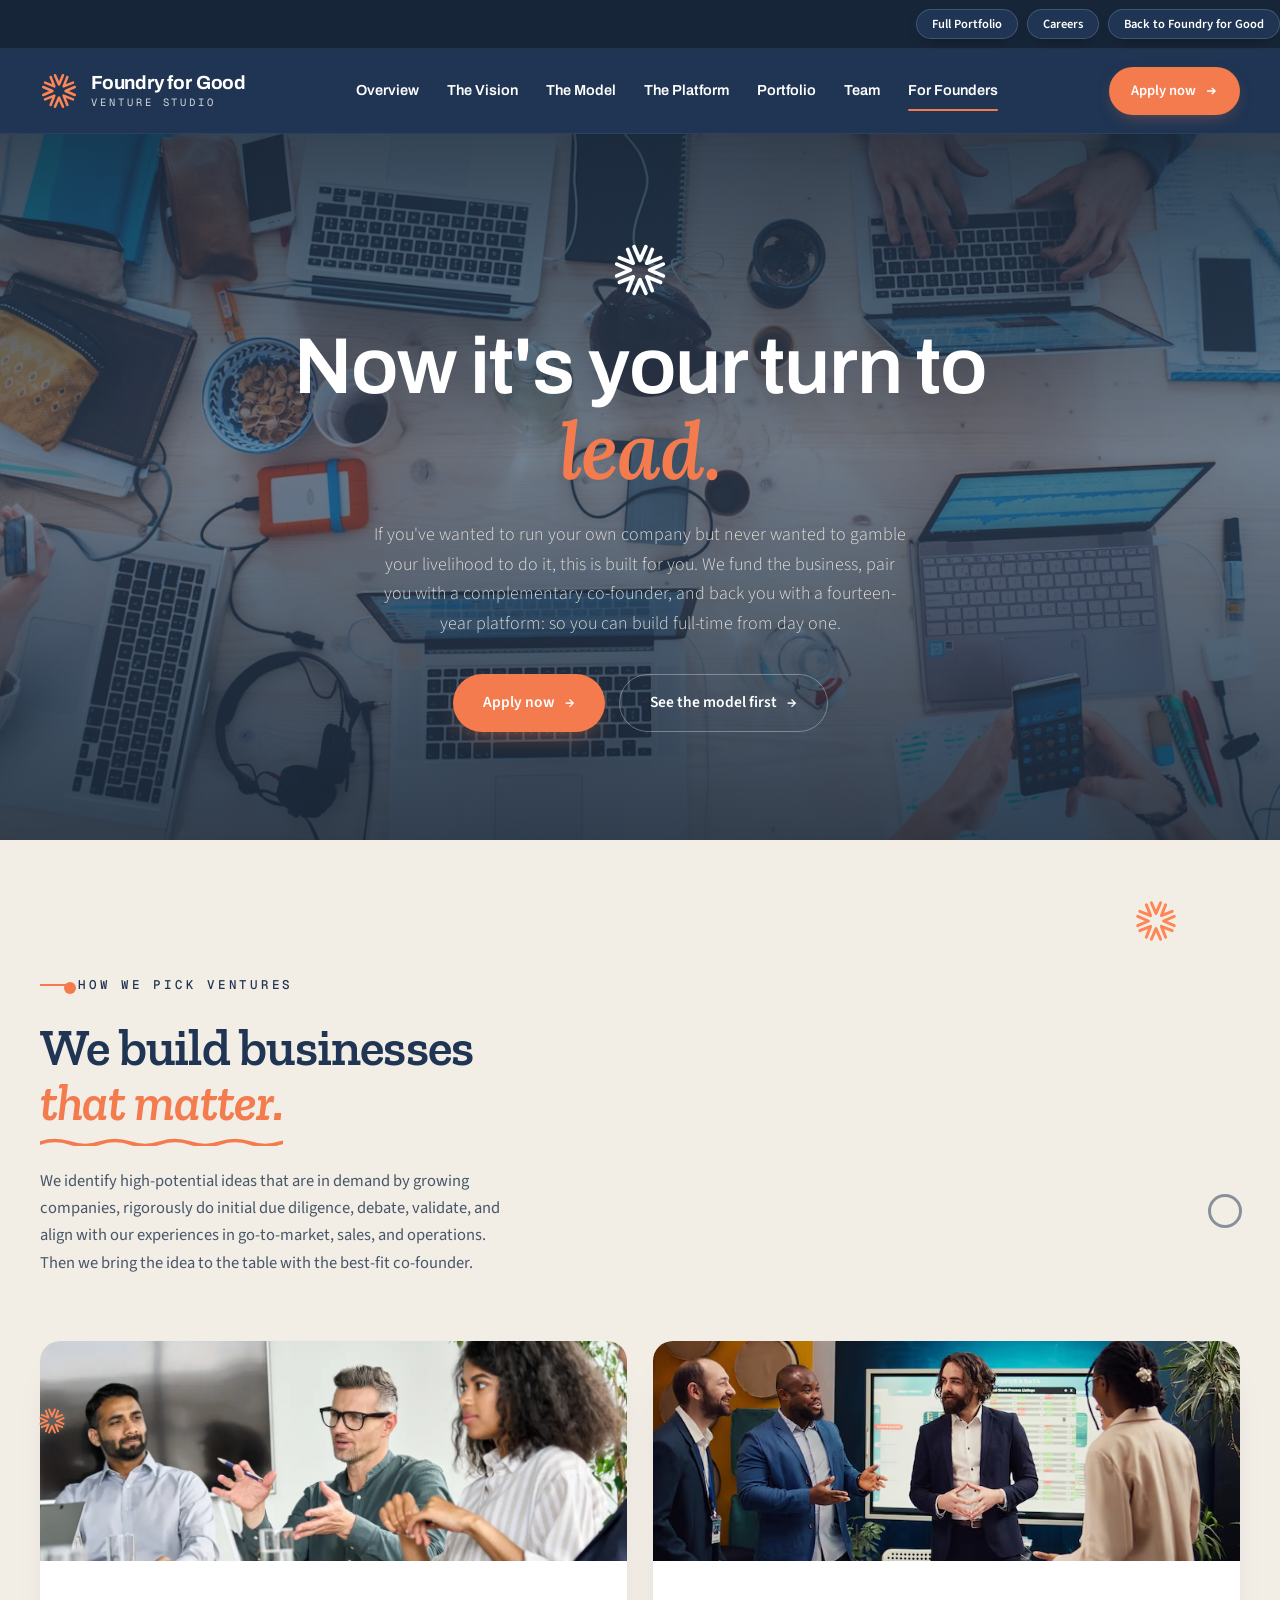
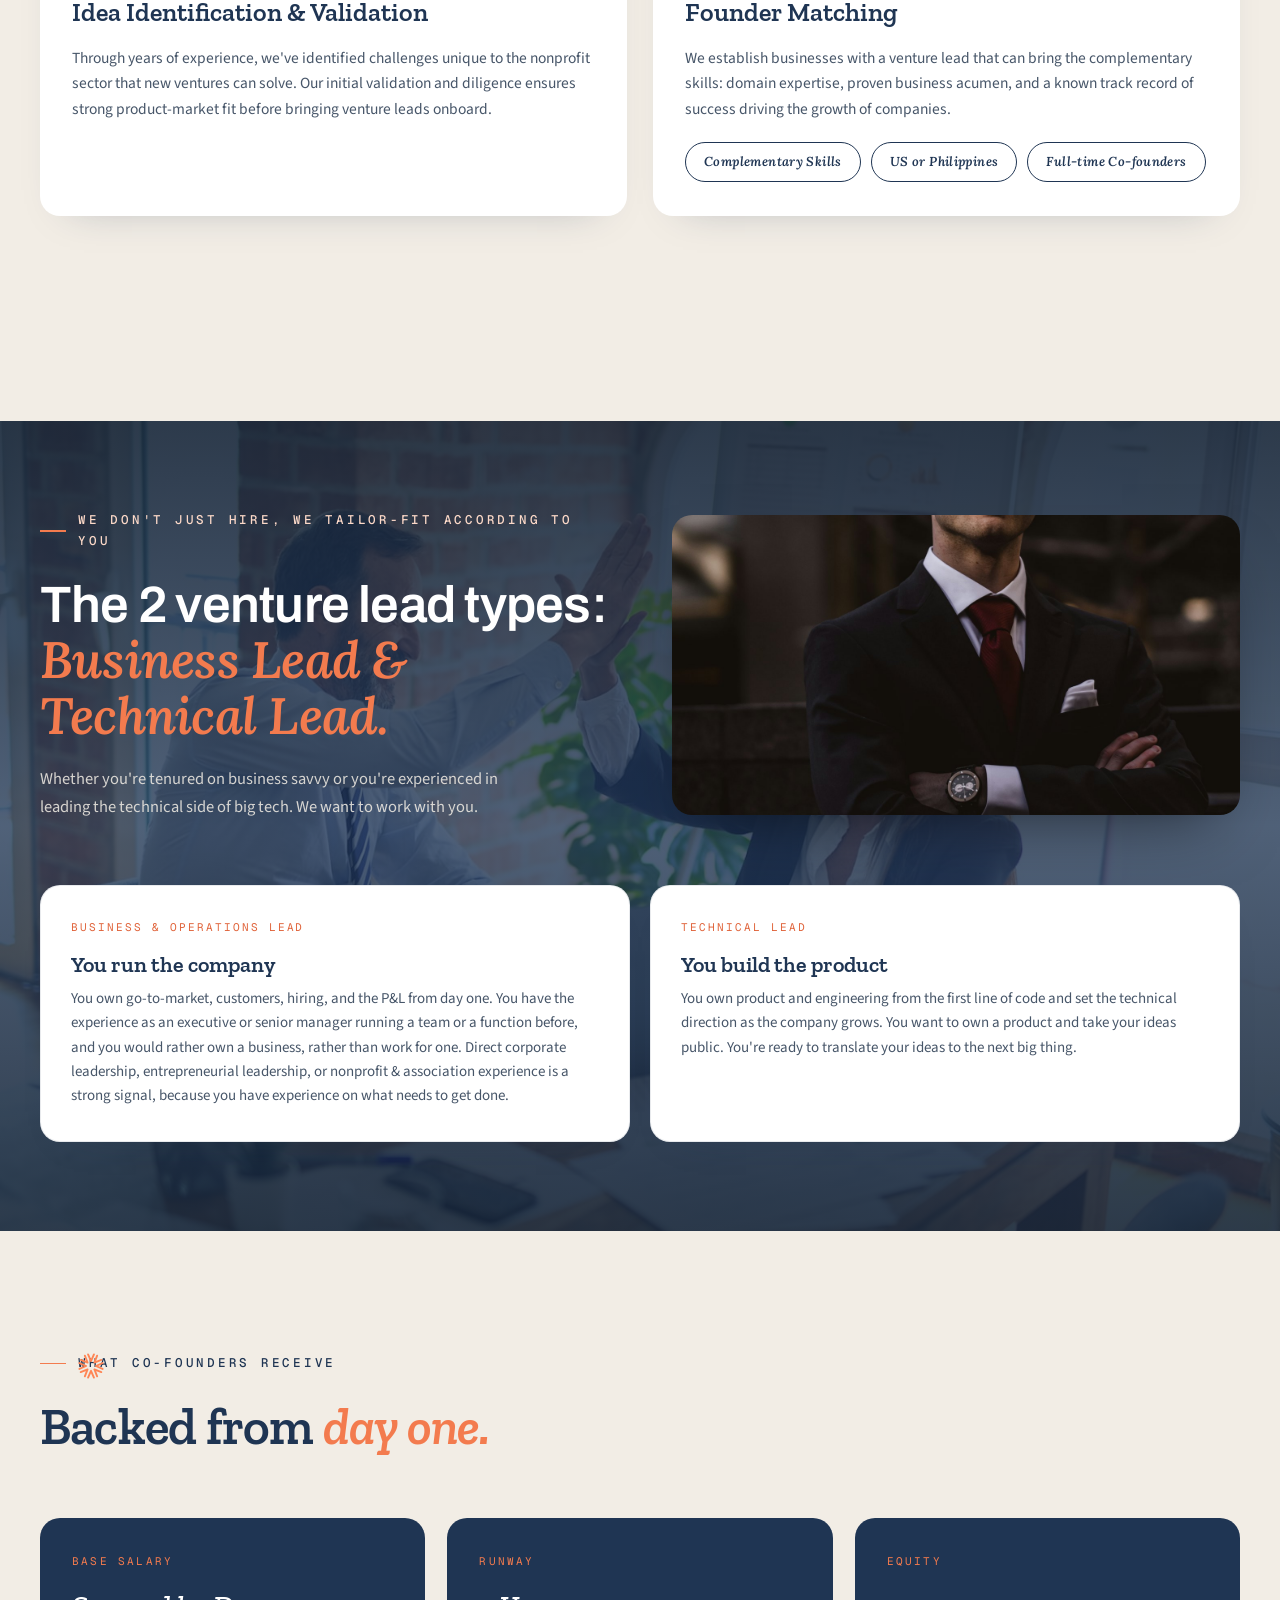
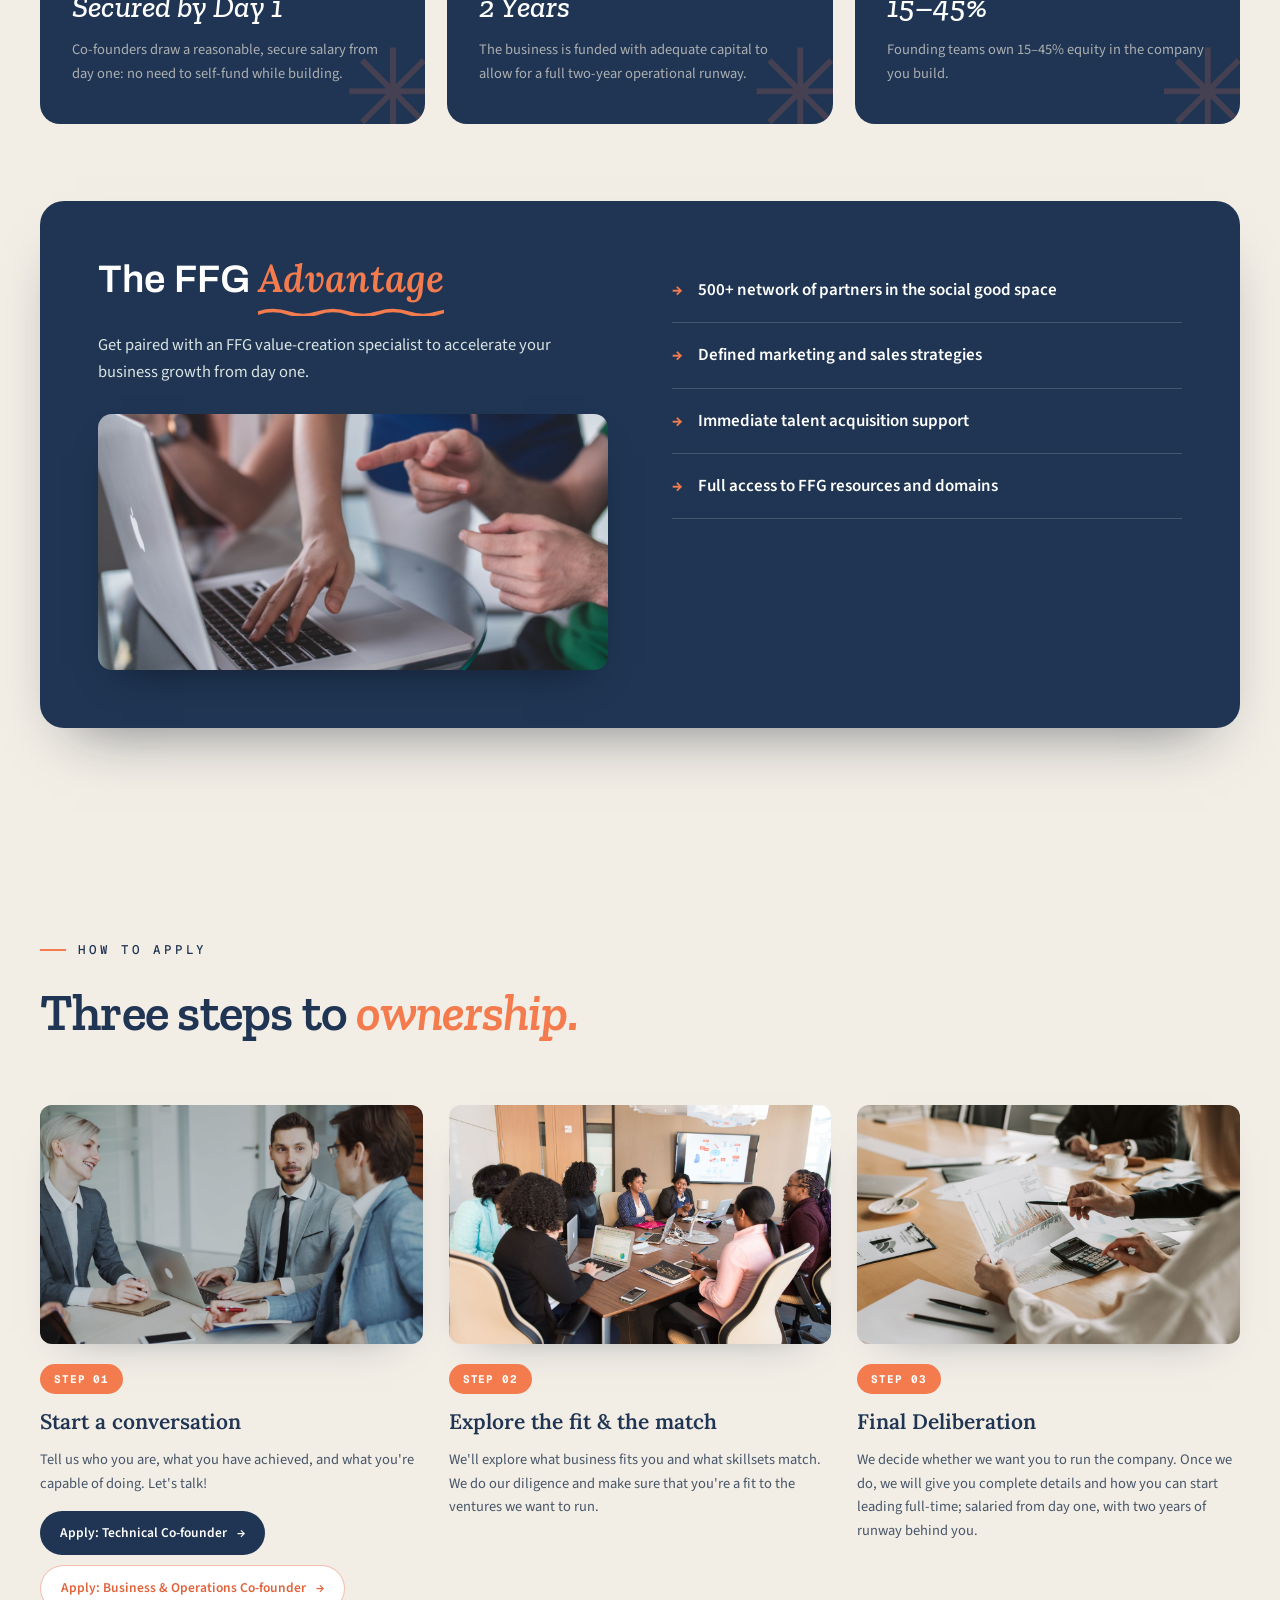
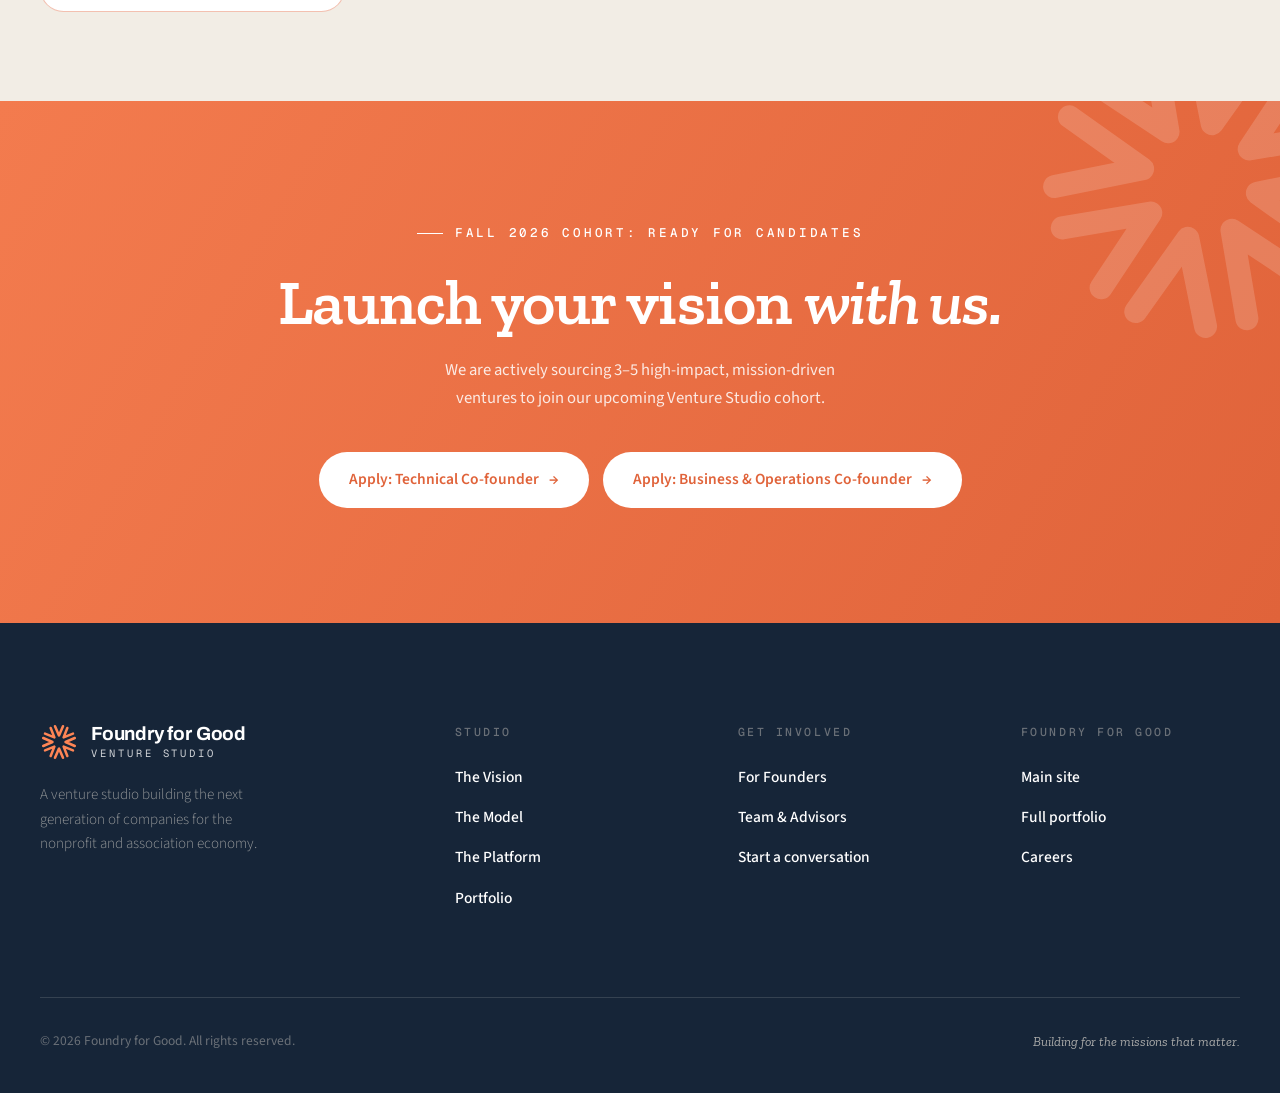
<file: ffg-lovable-port/founders.html>
<!DOCTYPE html>
<html lang="en">
<head>
<meta charset="UTF-8">
<meta name="viewport" content="width=device-width, initial-scale=1.0">
<title>For Founders: Become a Venture Lead | Foundry for Good Venture Studio</title>
<meta name="description" content="Become a Venture Lead with Foundry for Good: who we look for, how founder matching works, what co-founders receive (salary, two-year runway, 15–45% equity), and how to apply.">
<link rel="icon" href="assets/ffg-mark.png">
<link rel="preconnect" href="https://fonts.googleapis.com">
<link rel="preconnect" href="https://fonts.gstatic.com" crossorigin>
<link href="https://fonts.googleapis.com/css2?family=Zilla+Slab:ital,wght@0,400;0,500;0,600;0,700;1,400;1,500;1,600&family=Source+Sans+3:wght@300;400;500;600;700&family=Geist+Mono:wght@400;500&family=Archivo:wght@500;600;700;800&family=Lora:ital,wght@0,600;1,600&display=swap" rel="stylesheet">
<style>
/* ==========================================================================
   FFG VENTURE STUDIO — shared stylesheet (multi-page micro-site)
   Antler structure × Atomic restraint × FFG navy & orange
   ========================================================================== */
:root{
  --bg:#f2ede5; --bg-soft:#f7f3ec; --surface:#fff;
  --navy:#1f3553; --navy-deep:#162538; --ink:#0e1b2e;
  --orange:#f37b4e; --orange-deep:#e0633a; --orange-soft:#fcd9c8;
  --text:#1f3553; --text-body:#475669; --text-mute:#7f8b98;
  --cream-line:#1f35531a;
  --ink-line:rgba(242,237,229,.14);
  --font-display:"Zilla Slab", ui-serif, Georgia, serif;
  --font-caps:"Archivo", ui-sans-serif, sans-serif;
  --font:"Source Sans 3", ui-sans-serif, system-ui, sans-serif;
  --mono:"Geist Mono", ui-monospace, monospace;
  --r-md:14px; --r-lg:20px; --r-xl:28px;
}
*{margin:0;padding:0;box-sizing:border-box}
html{scroll-behavior:smooth}
body{font-family:var(--font);color:var(--text);background:var(--bg);line-height:1.65;font-size:16.5px;-webkit-font-smoothing:antialiased;overflow-x:hidden;transition:background-color .9s ease}
html{overflow-x:hidden}
::selection{background:var(--orange);color:#fff}
a{color:inherit}
img{display:block;max-width:100%}
.wrap{max-width:1360px;margin:0 auto;padding:0 40px}
@media(max-width:720px){.wrap{padding:0 22px}}

/* ---- shared type ---- */
.eyebrow{font-family:var(--mono);font-size:12.5px;font-weight:500;letter-spacing:.22em;text-transform:uppercase;display:inline-flex;align-items:center;gap:12px}
.eyebrow::before{content:"";width:26px;height:1.5px;background:var(--orange);flex:none}
.caps{font-family:var(--font-caps);font-weight:600;letter-spacing:-.015em;line-height:.98;text-transform:uppercase}
.slab-i{font-family:var(--font-display);font-style:italic;font-weight:500;text-transform:none;letter-spacing:-.01em}
.btn{display:inline-flex;align-items:center;gap:10px;font-family:var(--font);font-size:15.5px;font-weight:600;padding:15px 30px;border-radius:999px;text-decoration:none;transition:transform .18s ease,background .18s ease,box-shadow .18s ease,color .18s ease;white-space:nowrap;cursor:pointer;border:0}
.btn .arrow{transition:transform .18s ease}
.btn:hover .arrow{transform:translateX(3px)}
.btn-orange{background:var(--orange);color:#fff;box-shadow:0 10px 26px -12px rgba(243,123,78,.65)}
.btn-orange:hover{background:var(--orange-deep);transform:translateY(-1px)}
.btn-ghost-light{background:transparent;color:#fff;border:1px solid rgba(255,255,255,.32)}
.btn-ghost-light:hover{background:#fff;color:var(--navy)}
.btn-navy{background:var(--navy);color:#fff}
.btn-navy:hover{background:var(--navy-deep);transform:translateY(-1px)}
.btn-ghost-navy{background:transparent;color:var(--navy);border:1px solid rgba(31,53,83,.35)}
.btn-ghost-navy:hover{background:var(--navy);color:#fff}

/* ---- reveal system ---- */
.reveal,.reveal-left,.reveal-right{opacity:0;transition:opacity .7s cubic-bezier(.22,1,.36,1),transform .7s cubic-bezier(.22,1,.36,1)}
.reveal{transform:translateY(30px)}
.reveal-left{transform:translateX(-34px)}
.reveal-right{transform:translateX(34px)}
.reveal.visible,.reveal-left.visible,.reveal-right.visible{opacity:1;transform:none}
.d1{transition-delay:.1s}.d2{transition-delay:.2s}.d3{transition-delay:.3s}.d4{transition-delay:.4s}

/* ==========================================================================
   SECONDARY "RETURN TO FOUNDRY FOR GOOD" TOP BAR
   ========================================================================== */
.topbar{background:var(--navy-deep);border-bottom:1px solid #ffffff10;font-family:var(--font)}
.topbar-inner{display:flex;align-items:center;justify-content:space-between;gap:12px;min-height:48px;padding:8px 0}
.topbar-right{display:flex;align-items:center;gap:9px;flex-wrap:wrap;justify-content:flex-end}
.topbar .tb-btn{display:inline-flex;align-items:center;gap:6px;font-family:var(--font);font-size:12.5px;font-weight:600;line-height:1;padding:8px 15px;border-radius:999px;text-decoration:none;white-space:nowrap;transition:background .15s,color .15s,border-color .15s,transform .15s;border:1px solid rgba(255,255,255,.16);color:#fff;background:var(--navy);box-shadow:0 6px 16px -10px rgba(0,0,0,.7)}
.topbar .tb-btn:hover{background:#fff;color:var(--navy);border-color:#fff;transform:translateY(-1px)}
.topbar .tb-btn .ar{transition:transform .18s ease}
.topbar .tb-btn:hover .ar{transform:translateX(-3px)}
.topbar .tb-btn-orange{background:var(--orange);border-color:var(--orange);color:#fff;box-shadow:0 6px 16px -8px #f37b4e99}
.topbar .tb-btn-orange:hover{background:#fff;color:var(--orange-deep);border-color:#fff}
@media(max-width:720px){.topbar .tb-hide{display:none}}

/* ==========================================================================
   NAV — kept from the approved site, extended for multi-page tabs
   ========================================================================== */
.nav{z-index:120;background:var(--navy);border-bottom:1px solid #ffffff0f;transition:all .25s;position:sticky;top:0}
.nav.scrolled{-webkit-backdrop-filter:blur(16px) saturate(140%);backdrop-filter:blur(16px) saturate(140%);background:#16253aeb;border-bottom:1px solid #ffffff14}
.nav-inner{justify-content:space-between;align-items:center;height:84px;display:flex}
.brand{align-items:center;gap:13px;text-decoration:none;display:flex}
.brand-mark img{object-fit:contain;width:38px;height:38px}
.brand-stack{display:flex;flex-direction:column;line-height:1.1}
.b-name{font-family:var(--font-caps);color:#fff;font-size:19px;font-weight:700;letter-spacing:-.01em}
.b-sub{font-family:var(--mono);color:#ffffffcc;font-size:10.5px;letter-spacing:.28em;text-transform:uppercase;margin-top:3px}
.nav-links{align-items:center;gap:2px;display:flex}
.nav-links a{font-family:var(--font-caps);color:#fff;border-radius:8px;padding:8px 13px;font-size:14.5px;font-weight:600;text-decoration:none;transition:all .15s;position:relative}
.nav-links a:hover{color:var(--orange);background:#f37b4e1f}
.nav-links a.active{color:#fff}
.nav-links a.active::after{content:"";position:absolute;left:13px;right:13px;bottom:0;height:2px;background:var(--orange);border-radius:2px}
.nav-cta{background:var(--orange);color:#fff;white-space:nowrap;border-radius:999px;align-items:center;gap:8px;padding:12px 22px;font-size:14.5px;font-weight:600;text-decoration:none;transition:transform .15s,background .15s,box-shadow .15s;display:inline-flex;box-shadow:0 6px 18px -8px #f37b4e80}
.nav-cta:hover{background:var(--orange-deep);transform:translateY(-1px)}
.mobile-toggle{color:#fff;border:1px solid #fff3;background:transparent;border-radius:8px;padding:10px;display:none;cursor:pointer}
.mobile-menu{display:none;background:var(--navy);border-top:1px solid #ffffff14;padding:12px 20px 20px;flex-direction:column;gap:4px}
.mobile-menu.open{display:flex}
.mobile-menu a{color:#ffffffd9;padding:12px 14px;border-radius:8px;font-size:16px;font-weight:500;text-decoration:none}
.mobile-menu a.active{color:var(--orange)}
.mobile-menu a.mm-sub{padding-left:30px;font-size:14.5px;color:#ffffffb0}
.mobile-menu a.mm-sub::before{content:"— ";color:var(--orange);opacity:.7}
.mobile-menu a:hover{color:var(--orange);background:#f37b4e1f}
.mobile-menu .nav-cta{justify-content:center;margin-top:8px}
@media(max-width:1040px){.nav-links,.nav .nav-cta{display:none}.mobile-toggle{display:inline-flex}.mobile-menu .nav-cta{display:inline-flex}}

/* ==========================================================================
   HERO — original full-bleed video, kept for its wow (Overview page)
   ========================================================================== */
.hero{position:relative;min-height:92vh;display:flex;align-items:center;justify-content:center;text-align:center;color:#fff;overflow:hidden;padding:clamp(80px,10vh,140px) 0}
.hero-bg-video{position:absolute;inset:0;width:100%;height:100%;object-fit:cover}
.hero-overlay{position:absolute;inset:0;background:linear-gradient(180deg,rgba(22,37,56,.82) 0%,rgba(31,53,83,.55) 45%,rgba(22,37,56,.82) 100%)}
.hero-center{position:relative;z-index:2;max-width:940px;margin:0 auto}
.hero-mark{width:56px;height:56px;margin:0 auto 30px;filter:brightness(0) invert(1)}
.hero-h1{font-family:var(--font-caps);font-weight:600;letter-spacing:-.015em;line-height:1.04;font-size:clamp(48px,7vw,104px);color:#fff}
.hero-h1 .accent{color:var(--orange);font-family:'Lora',serif;font-style:italic;font-weight:600}
.hero-sub{color:#f2ede5e0;max-width:62ch;font-size:clamp(17px,1.35vw,20px);margin:30px auto 40px;font-weight:300}
.hero-ctas{display:flex;gap:14px;flex-wrap:wrap;justify-content:center}
.star-white{color:#fff}
.star-orange{color:var(--orange)}

/* ==========================================================================
   PAGE HERO — interior pages (no video), navy band
   ========================================================================== */
.page-hero{position:relative;background:var(--navy);color:#fff;overflow:hidden;padding:clamp(96px,13vh,168px) 0 clamp(64px,8vw,104px)}
.page-hero::before{content:"";position:absolute;inset:0;background-image:radial-gradient(rgba(255,255,255,.05) 1.3px,transparent 1.3px);background-size:26px 26px;-webkit-mask-image:radial-gradient(680px 560px at 82% 20%,#000 0%,transparent 72%);mask-image:radial-gradient(680px 560px at 82% 20%,#000 0%,transparent 72%)}
.page-hero::after{content:"";position:absolute;inset:0;background:radial-gradient(780px 520px at 92% 0%,rgba(243,123,78,.20),transparent 60%);pointer-events:none}
.page-hero .wrap{position:relative;z-index:2}
.page-hero .eyebrow{color:var(--orange-soft);margin-bottom:26px}
.page-hero h1{font-family:var(--font-display);font-weight:600;letter-spacing:-.015em;line-height:1.03;font-size:clamp(40px,5.6vw,80px);color:#fff;max-width:18ch}
.page-hero h1 em{font-style:italic;color:var(--orange)}
.page-hero .lede{color:#e8e2d8c2;font-weight:300;font-size:clamp(17px,1.4vw,21px);max-width:60ch;margin-top:26px}
.page-hero .ph-crumb{font-family:var(--mono);font-size:11.5px;letter-spacing:.14em;text-transform:uppercase;color:#e8e2d873;margin-bottom:22px}
.page-hero .ph-crumb a{color:#e8e2d873;text-decoration:none}
.page-hero .ph-crumb a:hover{color:var(--orange)}
/* image-backed variant — full-bleed photo behind, centered text in front, white mark on top */
.page-hero.ph-img{display:flex;align-items:center;justify-content:center;text-align:center;min-height:76vh;padding:clamp(90px,12vh,150px) 0}
.page-hero.ph-img::before,.page-hero.ph-img::after{display:none}
.page-hero.ph-img .ph-bg{position:absolute;inset:0;width:100%;height:100%;object-fit:cover}
.page-hero.ph-img .ph-overlay{position:absolute;inset:0;background:linear-gradient(180deg,rgba(22,37,56,.84) 0%,rgba(31,53,83,.55) 45%,rgba(22,37,56,.84) 100%)}
.page-hero.ph-img .wrap{max-width:1060px}
.page-hero.ph-img .hero-mark{width:56px;height:56px;margin:0 auto 28px;filter:brightness(0) invert(1)}
.page-hero.ph-img .eyebrow{justify-content:center}
.page-hero.ph-img h1{font-family:var(--font-caps);line-height:1.04;font-size:clamp(42px,6.2vw,92px);max-width:16ch;margin:0 auto}
.page-hero.ph-img h1 em{font-family:'Lora',serif;font-weight:600}
.page-hero.ph-img .lede{margin:26px auto 0;color:#f2ede5e0}
.page-hero.ph-img .hero-ctas{justify-content:center;margin-top:36px}

/* ==========================================================================
   STATS — "best place on the planet" analogue
   ========================================================================== */
.beststats{background:var(--navy-deep);color:#fff;position:relative;overflow:hidden;padding:clamp(90px,10vw,150px) 0}
.beststats .wrap{display:grid;grid-template-columns:1.15fr .85fr;gap:clamp(40px,6vw,90px);align-items:center;position:relative}
.beststats h2{font-family:var(--font-display);font-weight:600;letter-spacing:-.015em;line-height:1.1;font-size:clamp(32px,3.6vw,56px);color:#fff;max-width:20ch}
.beststats h2 em{font-style:italic;color:var(--orange)}
.beststats .lede{color:#e8e2d8b3;font-weight:300;font-size:clamp(16.5px,1.25vw,19px);max-width:54ch;margin-top:26px}
.statrow{display:flex;gap:clamp(24px,3vw,44px);margin-top:52px;flex-wrap:wrap}
.statcell{border-left:1.5px solid var(--ink-line);padding-left:clamp(16px,1.6vw,26px)}
.statcell .num{font-family:var(--font-display);font-style:italic;font-weight:500;font-size:clamp(38px,3.6vw,58px);line-height:1;color:#fff}
.statcell .num .suf{color:var(--orange);font-style:normal}
.statcell .lbl{font-size:14px;color:#e8e2d880;margin-top:10px;max-width:12ch;line-height:1.35}
.star-side{display:flex;align-items:center;justify-content:center;position:relative;perspective:900px}
.star-side::after{content:"";position:absolute;bottom:-9%;left:50%;transform:translateX(-50%);width:58%;height:40px;background:radial-gradient(50% 50% at 50% 50%,rgba(255,255,255,.22),transparent 72%);filter:blur(8px)}
.star3d{position:relative;width:clamp(220px,24vw,360px);aspect-ratio:1;transform-style:preserve-3d;animation:star-spin 22s linear infinite}
.star-side::before{content:"";position:absolute;inset:-8%;background:radial-gradient(42% 42% at 50% 50%,rgba(255,255,255,.16),transparent 72%);pointer-events:none}
.star3d img{position:absolute;inset:0;width:100%;height:100%;backface-visibility:visible;image-rendering:auto}
@keyframes star-spin{to{transform:rotateZ(360deg)}}
@media(max-width:980px){.beststats .wrap{grid-template-columns:1fr}.star-side{order:-1}.star3d{width:180px}}

/* ==========================================================================
   THESIS — FURTHER: for Good typographic moment
   ========================================================================== */
.thesis{padding:clamp(100px,12vw,180px) 0 clamp(70px,8vw,120px);text-align:left;background:transparent;position:relative;overflow:hidden}
.thesis::before{content:"";position:absolute;inset:0;background-image:radial-gradient(rgba(31,53,83,.10) 1.3px,transparent 1.3px);background-size:26px 26px;-webkit-mask-image:radial-gradient(700px 600px at 18% 30%,#000 0%,transparent 70%);mask-image:radial-gradient(700px 600px at 18% 30%,#000 0%,transparent 70%)}
.thesis::after{content:"";position:absolute;inset:0;background:radial-gradient(800px 620px at 92% 8%,rgba(243,123,78,.13),transparent 62%);pointer-events:none}
.thesis-ghost{position:absolute;right:-4vw;top:50%;transform:translateY(-58%);width:clamp(300px,30vw,480px);height:auto;filter:brightness(0);opacity:.06;pointer-events:none;will-change:transform}
.thesis .wrap{position:relative;z-index:2}
.thesis .eyebrow{color:var(--navy);margin-bottom:40px}
.thesis-h{font-size:clamp(64px,10.5vw,170px);line-height:.92;color:var(--navy)}
.thesis-h .slab-i{display:block;color:var(--orange);font-size:.62em;margin-top:.08em}
.thesis-h .slab-i::before{content:"—"}
.thesis p{max-width:62ch;font-size:clamp(17px,1.4vw,21px);color:var(--text-body);margin-top:44px}

/* ==========================================================================
   OUR WORK — Atomic-style photo carousel
   ========================================================================== */
.wstrip{background:transparent;padding:6px 0 clamp(70px,8vw,110px);position:relative}
.wstrip-controls{display:flex;justify-content:flex-end;gap:10px;margin-bottom:22px}
.wcarousel{display:flex;gap:22px;overflow-x:auto;scroll-behavior:auto;scrollbar-width:none;-ms-overflow-style:none;padding:6px calc(max(0px,(100% - 1360px)/2) + 40px) 10px}
.wcarousel::-webkit-scrollbar{display:none}
@media(max-width:720px){.wcarousel{padding-left:22px;padding-right:22px}}
.workhero{position:relative;background:url('assets/hero-team.jpg') center/cover no-repeat;padding:clamp(110px,14vw,200px) 0}
@media(min-width:980px){.workhero{background-attachment:fixed}}
.workhero::before{content:"";position:absolute;inset:0;background:linear-gradient(100deg,rgba(22,37,56,.9) 25%,rgba(22,37,56,.55) 100%)}
.workhero .wrap{position:relative;z-index:2}
.workhero .eyebrow{color:var(--orange-soft);margin-bottom:28px}
.work-statement{font-family:var(--font-display);font-weight:500;letter-spacing:-.01em;font-size:clamp(28px,3.2vw,48px);line-height:1.22;max-width:32ch;color:#fff}
.work-statement em{font-style:italic;color:var(--orange)}
.wcard{flex:0 0 clamp(300px,26vw,380px);scroll-snap-align:start;border-radius:var(--r-lg);overflow:hidden;text-decoration:none;position:relative;background:#fff;box-shadow:0 22px 46px -32px rgba(31,53,83,.45);transition:transform .35s cubic-bezier(.22,1,.36,1)}
.wcard:hover{transform:translateY(-8px)}
.wphoto{position:relative;height:clamp(320px,34vw,440px);overflow:hidden;background:linear-gradient(160deg,#fdf5ee,#f7e8dc)}
.wphoto img{width:100%;height:100%;object-fit:cover;transition:transform .7s cubic-bezier(.22,1,.36,1)}
.wcard:hover .wphoto img{transform:scale(1.06)}
.wphoto::after{content:"";position:absolute;inset:0;background:linear-gradient(195deg,rgba(22,37,56,0) 45%,rgba(22,37,56,.62) 100%)}
.wcat{position:absolute;top:16px;left:16px;z-index:2;font-family:var(--mono);font-size:10.5px;letter-spacing:.16em;text-transform:uppercase;color:#fff;background:rgba(22,37,56,.55);-webkit-backdrop-filter:blur(6px);backdrop-filter:blur(6px);padding:7px 13px;border-radius:999px}
.wlogo{position:absolute;left:16px;bottom:16px;z-index:2;background:#fff;border-radius:12px;padding:10px 16px;display:flex;align-items:center;box-shadow:0 10px 26px -12px rgba(0,0,0,.4)}
.wlogo img{height:28px;width:auto;max-width:170px;object-fit:contain}
.wfoot{padding:20px 22px 24px;display:flex;flex-direction:column;gap:12px}
.wfoot p{font-size:14.5px;color:var(--text-body);line-height:1.5}
.wfoot .wmetric{border-top:1px solid var(--cream-line);padding-top:12px;font-weight:700;font-size:13.5px;color:var(--navy)}

/* ==========================================================================
   SECTION HEAD pattern
   ========================================================================== */
.shead{margin-bottom:clamp(44px,5vw,72px)}
.shead .eyebrow{color:var(--navy);margin-bottom:26px}
.shead h2{font-family:var(--font-display);font-weight:600;letter-spacing:-.015em;font-size:clamp(32px,4vw,56px);line-height:1.06;max-width:22ch}
.shead h2 em{font-style:italic;color:var(--orange)}
.shead .lede{color:var(--text-body);font-size:clamp(16.5px,1.25vw,19px);max-width:60ch;margin-top:22px}
.shead.split{display:flex;align-items:flex-end;justify-content:space-between;gap:44px;flex-wrap:wrap}
.shead.split .lede{margin-top:0;margin-bottom:6px;max-width:44ch}

/* ==========================================================================
   APPROACH — 4 phases, staggered
   ========================================================================== */
.approach{padding:clamp(90px,10vw,150px) 0;background:transparent;position:relative}
.stack{display:grid;gap:24px}
.spanel{position:sticky;background:#fff;border-radius:var(--r-xl);box-shadow:0 -20px 50px -38px rgba(31,53,83,.55);display:grid;grid-template-columns:1.05fr .95fr;overflow:hidden;min-height:400px}
.spanel:nth-child(1){top:104px}
.spanel:nth-child(2){top:126px}
.spanel:nth-child(3){top:148px}
.spanel:nth-child(4){top:170px}
.spanel-body{padding:clamp(30px,4.5vw,60px);display:flex;flex-direction:column;justify-content:center}
.snum{font-family:var(--font-display);font-style:italic;font-weight:500;font-size:clamp(46px,5vw,74px);color:var(--orange);line-height:1;margin-bottom:18px}
.spanel h3{font-family:var(--font-display);font-size:clamp(26px,2.6vw,38px);font-weight:600;color:var(--navy);margin-bottom:14px}
.spanel p{font-size:16px;color:var(--text-body);max-width:46ch}
.spanel-img{position:relative;overflow:hidden;min-height:280px}
.spanel-img img{position:absolute;inset:0;width:100%;height:100%;object-fit:cover}
.spanel.dark{background:var(--navy-deep)}
.spanel.dark h3{color:#fff}
.spanel.dark p{color:#e8e2d8b3}
@media(max-width:860px){.spanel{grid-template-columns:1fr}.spanel-img{order:-1;min-height:200px}}

/* ==========================================================================
   PEOPLE — kept verbatim from the approved site
   ========================================================================== */
.people{padding:clamp(20px,3vw,40px) 0 clamp(90px,10vw,150px);background:transparent;position:relative;overflow:hidden}
.systems-team-section{margin-top:56px}
.systems-team-intro{margin-bottom:36px}
.systems-team-intro h3{font-family:var(--font-display);letter-spacing:-.01em;max-width:16ch;font-size:clamp(28px,3vw,42px);font-weight:500;line-height:1.08}
.systems-team-intro h3 .intro-blue{color:var(--navy)}
.systems-team-intro h3 .intro-orange{color:var(--orange)}
.systems-team-grid{grid-template-columns:repeat(3,minmax(0,1fr));gap:40px 28px;display:grid}
.systems-team-card{min-width:0}
.systems-team-photo-wrap{aspect-ratio:1;background:var(--surface);margin-bottom:18px;overflow:hidden;box-shadow:0 16px 34px -28px #1f355359;border-radius:var(--r-md)}
.systems-team-photo{object-fit:cover;width:100%;height:100%;display:block}
.systems-team-meta h4{font-family:var(--font-display);letter-spacing:-.01em;color:var(--navy);margin:0 0 6px;font-size:20px;font-weight:600;line-height:1.12}
.systems-team-role-row{flex-wrap:wrap;align-items:center;gap:8px 10px;display:flex}
.systems-team-role-row p{color:var(--orange);font-size:15px;font-weight:500;line-height:1.35}
.systems-team-badge{background:var(--orange);color:#fff;letter-spacing:.06em;text-transform:uppercase;border-radius:999px;justify-content:center;align-items:center;padding:4px 10px;font-size:10px;font-weight:700;line-height:1;display:inline-flex}
.systems-team-badge.badge-advisor{background:var(--navy);color:#fff}
.systems-team-badge.badge-partner{background:var(--orange);color:#fff}
.systems-team-badge.badge-operations{background:var(--orange-soft);color:var(--orange-deep)}
@media(max-width:980px){.systems-team-grid{grid-template-columns:repeat(2,minmax(0,1fr))}}
@media(max-width:580px){.systems-team-grid{grid-template-columns:1fr;gap:28px}}

/* ==========================================================================
   PORTFOLIO — Atomic carousel analogue
   ========================================================================== */
.portfolio{padding:clamp(90px,10vw,150px) 0;background:transparent;border-top:1px solid var(--cream-line);position:relative;overflow:hidden}
.car-controls{display:flex;gap:10px}
.car-btn{width:46px;height:46px;border-radius:50%;border:1px solid rgba(31,53,83,.3);background:transparent;color:var(--navy);font-size:18px;cursor:pointer;transition:all .2s;display:inline-flex;align-items:center;justify-content:center}
.car-btn:hover{background:var(--navy);color:#fff}
.pf-head{display:flex;align-items:flex-end;justify-content:space-between;gap:44px;flex-wrap:wrap;margin-bottom:30px}
.pf-head .eyebrow{color:var(--navy);margin-bottom:24px}
.pf-title{font-family:var(--font-caps);font-weight:600;text-transform:uppercase;letter-spacing:-.01em;font-size:clamp(36px,4.4vw,64px);line-height:.98;color:var(--navy)}
.pf-title .slab-i{display:block;text-transform:none;color:var(--orange);font-size:.88em;margin-top:.1em}
.pf-title .slab-i::before{content:"—"}
.pf-head .lede{max-width:42ch;margin-bottom:8px}
.pf-rule{border:0;border-top:1.5px solid var(--navy);margin:0 0 14px}
.pf-meta{display:flex;justify-content:space-between;gap:20px;flex-wrap:wrap;font-family:var(--mono);font-size:11px;letter-spacing:.1em;text-transform:uppercase;color:var(--text-mute);margin-bottom:36px}
.pf-grid{display:grid;grid-template-columns:repeat(4,1fr);gap:18px}
.tile{background:#fff;border:1px solid rgba(31,53,83,.18);border-radius:var(--r-md);padding:18px 18px 22px;display:flex;flex-direction:column;text-decoration:none;transition:transform .3s cubic-bezier(.22,1,.36,1),box-shadow .3s ease}
.tile:hover{transform:translateY(-6px);box-shadow:0 24px 44px -30px rgba(31,53,83,.45)}
.tile-logo{border:1px solid rgba(31,53,83,.14);border-radius:10px;height:110px;display:flex;align-items:center;justify-content:center;margin-bottom:16px;background:var(--bg-soft)}
.tile-logo img{max-height:44px;max-width:70%;object-fit:contain}
.tile-top{display:flex;justify-content:space-between;align-items:center;margin-bottom:10px}
.tile-num{font-family:var(--mono);font-size:11px;color:var(--text-mute)}
.tile-cat{font-family:var(--mono);font-size:9.5px;letter-spacing:.12em;text-transform:uppercase;color:var(--orange-deep);border:1px solid rgba(224,99,58,.45);border-radius:999px;padding:4px 10px;white-space:nowrap}
.tile h3{font-family:var(--font-display);font-size:20px;font-weight:600;color:var(--navy);margin-bottom:8px}
.tile p{font-size:13.5px;color:var(--text-body);line-height:1.55;margin-bottom:16px}
.tile-metric{margin-top:auto;display:flex;align-items:flex-end;justify-content:space-between;gap:12px;border-top:1px solid var(--cream-line);padding-top:14px}
.tile-metric .val{font-family:var(--font-display);font-style:italic;font-weight:500;font-size:clamp(20px,1.7vw,26px);color:var(--orange-deep);line-height:1.05;display:block}
.tile-metric .lab{font-family:var(--mono);font-size:9px;letter-spacing:.12em;text-transform:uppercase;color:var(--text-mute);display:block;margin-top:5px}
.tile-visit{flex:none;font-size:12.5px;font-weight:700;color:var(--navy);border:1px solid rgba(31,53,83,.3);border-radius:999px;padding:7px 14px;transition:all .2s;white-space:nowrap}
.tile:hover .tile-visit{background:var(--navy);color:#fff}
.tile.next-tile{border:1.5px dashed rgba(224,99,58,.6);background:transparent;align-items:center;justify-content:center;text-align:center;padding:30px 22px}
.tile.next-tile .tile-chip{font-family:var(--mono);font-size:10px;letter-spacing:.14em;text-transform:uppercase;color:var(--orange-deep);border:1px solid rgba(224,99,58,.45);border-radius:999px;padding:5px 12px;margin-bottom:16px}
.tile.next-tile h3{font-size:23px}
.tile.next-tile h3::after{content:" →"}
.tile.next-tile p{margin-bottom:20px}
.tile.next-tile .btn{padding:10px 20px;font-size:13.5px}
@media(max-width:1080px){.pf-grid{grid-template-columns:1fr 1fr}}
@media(max-width:580px){.pf-grid{grid-template-columns:1fr}}

/* ==========================================================================
   OPERATING SYSTEM — six advantages, photo bento (dark)
   ========================================================================== */
.os{background:var(--navy);color:#fff;padding:clamp(90px,10vw,150px) 0}
.os .shead .eyebrow,.os .shead h2{color:#fff}
.os .shead .lede{color:#e8e2d8b3}
.os-grid{display:grid;grid-template-columns:repeat(3,1fr);gap:18px}
.os-cell{position:relative;border-radius:var(--r-lg);overflow:hidden;min-height:290px;display:flex;flex-direction:column;justify-content:flex-end;padding:26px;text-decoration:none}
.os-cell .bgimg{position:absolute;inset:0;background-size:cover;background-position:center;transition:transform .6s cubic-bezier(.22,1,.36,1)}
.os-cell:hover .bgimg{transform:scale(1.05)}
.os-cell::after{content:"";position:absolute;inset:0;background:linear-gradient(190deg,rgba(22,37,56,.06) 30%,rgba(14,27,46,.92) 100%)}
.os-cell h3{position:relative;z-index:2;font-family:var(--font-display);font-size:25px;font-weight:600;margin-bottom:10px;color:#fff}
.os-cell h3::before{content:"✳ ";color:var(--orange);font-size:.75em}
.os-cell p{position:relative;z-index:2;font-size:14.5px;color:#f2ede5d9;line-height:1.55}
@media(max-width:980px){.os-grid{grid-template-columns:1fr 1fr}}
@media(max-width:620px){.os-grid{grid-template-columns:1fr}}

/* ==========================================================================
   STUDIO + STRUCTURE
   ========================================================================== */
.studio{padding:clamp(90px,10vw,150px) 0;background:transparent;position:relative;overflow:hidden}
.studio-cols{display:grid;grid-template-columns:1fr 1fr;gap:26px;margin-bottom:clamp(56px,6vw,84px)}
.studio-card{background:#fff;border-radius:var(--r-lg);overflow:hidden;box-shadow:0 18px 40px -30px rgba(31,53,83,.35)}
.studio-card .simg{height:220px;overflow:hidden}
.studio-card .simg img{width:100%;height:100%;object-fit:cover;transition:transform .6s cubic-bezier(.22,1,.36,1)}
.studio-card:hover .simg img{transform:scale(1.05)}
.studio-card .sbody{padding:30px 32px 34px}
.studio-card h3{font-family:var(--font-display);font-size:26px;font-weight:600;color:var(--navy);margin-bottom:12px}
.studio-card p{font-size:15.5px;color:var(--text-body)}
.chips{display:flex;flex-wrap:wrap;gap:10px;margin-top:20px}
.chip{font-family:'Lora',serif;font-style:italic;font-size:13px;letter-spacing:.03em;border:1.5px solid var(--navy);color:var(--navy);border-radius:999px;padding:8px 18px;font-weight:600}
@media(max-width:860px){.studio-cols{grid-template-columns:1fr}}
/* offers */
.offers{display:grid;grid-template-columns:repeat(3,1fr);gap:22px;margin-bottom:clamp(56px,6vw,84px)}
.offer{background:var(--navy);color:#fff;border-radius:var(--r-lg);padding:34px 32px 38px;position:relative;overflow:hidden}
.offer::after{content:"✳";position:absolute;right:-18px;bottom:-34px;font-size:120px;color:rgba(243,123,78,.18);line-height:1;animation:spin-slow 32s linear infinite}
.offer .ocat{font-family:var(--mono);font-size:11px;letter-spacing:.2em;text-transform:uppercase;color:var(--orange);margin-bottom:20px}
.offer .oval{font-family:var(--font-display);font-style:italic;font-weight:500;font-size:clamp(28px,2.4vw,38px);line-height:1.1;margin-bottom:14px}
.offer p{font-size:14.5px;color:#e8e2d8b3;position:relative;z-index:2}
@media(max-width:860px){.offers{grid-template-columns:1fr}}
/* advantage */
.advantage{display:grid;grid-template-columns:1fr 1fr;gap:clamp(36px,5vw,80px);align-items:start;background:var(--navy);border-radius:24px;padding:clamp(32px,4.5vw,60px);box-shadow:0 30px 60px -34px rgba(14,27,46,.6)}
.advantage h3{font-family:var(--font-caps);font-size:clamp(28px,3vw,42px);font-weight:600;color:#fff;line-height:1.08}
.advantage h3 em{font-family:'Lora',serif;font-style:italic;color:var(--orange)}
.advantage .adv-lede{font-size:16.5px;color:#d9e4e2;margin-top:16px}
.advantage ul{list-style:none}
.advantage li{display:flex;gap:16px;align-items:baseline;font-size:17px;font-weight:600;color:#fff;padding:18px 0;border-bottom:1px solid rgba(255,255,255,.16)}
.advantage li::before{content:"→";color:var(--orange);font-weight:700;flex:none}
@media(max-width:860px){.advantage{grid-template-columns:1fr}}

/* ==========================================================================
   QUOTES — Antler last-page analogue
   ========================================================================== */
.quotes{background:var(--navy-deep);color:#fff;padding:clamp(100px,11vw,170px) 0;text-align:center;position:relative;overflow:hidden}
.quotes::before{content:"";position:absolute;inset:0;background:radial-gradient(900px 500px at 50% 120%,rgba(243,123,78,.14),transparent 65%)}
.quotes .eyebrow{color:var(--orange-soft);justify-content:center;margin-bottom:44px}
.quotes .eyebrow::before{display:none}
.qslide{max-width:980px;margin:0 auto;position:relative;min-height:270px}
.qtext{font-family:var(--font-display);font-weight:500;font-size:clamp(24px,3vw,42px);line-height:1.3;letter-spacing:-.01em;position:absolute;inset:0;opacity:0;transform:translateY(16px);transition:opacity .5s ease,transform .5s ease;pointer-events:none}
.qtext.active{opacity:1;transform:none;position:relative;pointer-events:auto}
.qtext .qmark{color:var(--orange);font-style:italic}
.qcase{font-family:var(--font);font-size:15px;color:#e8e2d899;max-width:64ch;margin:26px auto 0;font-weight:300;line-height:1.6}
.qbrand{display:inline-flex;align-items:center;justify-content:center;background:#fff;border-radius:12px;padding:14px 24px;margin-top:26px;box-shadow:0 14px 30px -18px rgba(0,0,0,.5)}
.qbrand img{height:34px;width:auto;display:block}
.qwho{display:flex;justify-content:center;gap:clamp(24px,5vw,70px);margin-top:54px;flex-wrap:wrap}
.qtab{background:transparent;border:0;cursor:pointer;display:flex;align-items:center;gap:14px;padding:14px 6px;color:#fff;opacity:.45;transition:opacity .25s;border-bottom:2px solid transparent;font-family:var(--font)}
.qtab.active{opacity:1;border-bottom-color:var(--orange)}
.qtab img{width:52px;height:52px;object-fit:cover;border-radius:50%;border:2px solid rgba(243,123,78,.6)}
.qtab .qname{text-align:left;line-height:1.25}
.qtab .qname strong{display:block;font-size:15.5px;font-weight:700}
.qtab .qname span{font-size:13px;color:#e8e2d899}

/* ==========================================================================
   COHORT CTA + PARTNER
   ========================================================================== */
.cohort{background:linear-gradient(120deg,var(--orange) 0%,var(--orange-deep) 100%);color:#fff;padding:clamp(80px,9vw,130px) 0;text-align:center;position:relative;overflow:hidden}
.cohort-star{position:absolute;right:-90px;top:-90px;width:340px;height:340px;filter:brightness(0) invert(1);opacity:.16;transform:rotate(12deg);pointer-events:none}
.cohort .eyebrow{color:#fff;justify-content:center;margin-bottom:26px}
.cohort .eyebrow::before{background:#fff}
.cohort h2{font-family:var(--font-display);font-size:clamp(38px,5vw,72px);font-weight:600;letter-spacing:-.015em;line-height:1.02;margin-bottom:22px}
.cohort h2 em{font-style:italic}
.cohort p{max-width:56ch;margin:0 auto 40px;font-size:clamp(16.5px,1.3vw,19px);color:#fff2}
.cohort p{color:#ffffffd9}
.cohort .btn{background:#fff;color:var(--orange-deep)}
.cohort .btn:hover{background:var(--navy);color:#fff}
.partner{background:transparent;padding:clamp(90px,10vw,150px) 0;text-align:center;position:relative;overflow:hidden}
.partner h2{font-family:var(--font-display);font-weight:600;letter-spacing:-.015em;font-size:clamp(34px,4.6vw,64px);line-height:1.05;max-width:20ch;margin:26px auto 26px;color:var(--navy)}
.partner h2 em{font-style:italic;color:var(--orange)}
.partner .lede{max-width:66ch;margin:0 auto 44px;color:var(--text-body);font-size:clamp(16.5px,1.3vw,19px)}
.partner-ctas{display:flex;gap:14px;justify-content:center;flex-wrap:wrap}

/* ==========================================================================
   RICH CONTENT — informative blocks (Digital Tabby analogue)
   ========================================================================== */
.rich{padding:clamp(76px,9vw,130px) 0;position:relative;overflow:hidden}
.rich.tight{padding:clamp(56px,7vw,96px) 0}
.prose{max-width:70ch}
.prose.center{margin:0 auto;text-align:center}
.prose p{font-size:clamp(16.5px,1.25vw,19px);color:var(--text-body);margin-top:22px;line-height:1.7}
.prose p:first-child{margin-top:0}
.prose .lead{font-family:var(--font-display);font-weight:500;font-size:clamp(21px,2vw,28px);line-height:1.4;color:var(--navy)}
.prose h3{font-family:var(--font-display);font-weight:600;font-size:clamp(24px,2.4vw,34px);color:var(--navy);margin-top:44px;line-height:1.12}
.prose h3 em{font-style:italic;color:var(--orange)}
.prose a.inline{color:var(--orange-deep);text-decoration:underline;text-underline-offset:3px;text-decoration-thickness:1.5px;font-weight:600}
.prose a.inline:hover{color:var(--orange)}

/* two-column feature rows */
.frow{display:grid;grid-template-columns:1fr 1fr;gap:clamp(36px,5vw,80px);align-items:center}
.frow + .frow{margin-top:clamp(56px,6vw,90px)}
.frow.flip .frow-media{order:2}
.frow-media{border-radius:var(--r-lg);overflow:hidden;box-shadow:0 22px 46px -34px rgba(31,53,83,.5);background:var(--bg-soft)}
.frow-media img{width:100%;height:100%;object-fit:cover;display:block;aspect-ratio:4/3}
.frow-body h3{font-family:var(--font-display);font-weight:600;font-size:clamp(24px,2.6vw,38px);color:var(--navy);line-height:1.1;margin-bottom:16px}
.frow-body h3 em{font-style:italic;color:var(--orange)}
.frow-body p{font-size:clamp(16px,1.2vw,18px);color:var(--text-body);line-height:1.68;margin-top:14px}
.frow-body p:first-of-type{margin-top:0}
@media(max-width:860px){.frow{grid-template-columns:1fr;gap:28px}.frow.flip .frow-media{order:0}}

/* numbered steps */
.steps{display:grid;gap:16px}
.step{display:grid;grid-template-columns:auto 1fr;gap:24px;align-items:start;background:#fff;border:1px solid var(--cream-line);border-radius:var(--r-lg);padding:28px 30px}
.step .step-n{font-family:var(--font-display);font-style:italic;font-weight:500;font-size:clamp(30px,3vw,44px);color:var(--orange);line-height:1}
.step h3{font-family:var(--font-display);font-weight:600;font-size:clamp(19px,1.8vw,24px);color:var(--navy);margin-bottom:8px}
.step p{font-size:15.5px;color:var(--text-body);line-height:1.62;max-width:64ch}
@media(max-width:560px){.step{grid-template-columns:1fr;gap:8px;padding:22px 22px}}

/* big legitimacy number strip */
.factstrip{background:var(--navy-deep);color:#fff;padding:clamp(64px,7vw,104px) 0;position:relative;overflow:hidden}
.factstrip::after{content:"";position:absolute;inset:0;background:radial-gradient(700px 460px at 88% 10%,rgba(243,123,78,.16),transparent 62%);pointer-events:none}
.factstrip .wrap{position:relative;z-index:2}
.factgrid{display:grid;grid-template-columns:repeat(4,1fr);gap:clamp(20px,3vw,40px)}
.factcell{border-top:2px solid var(--orange);padding-top:20px}
.factcell .fv{font-family:var(--font-display);font-style:italic;font-weight:500;font-size:clamp(40px,4.4vw,68px);line-height:.98;color:#fff}
.factcell .fv .suf{color:var(--orange);font-style:normal}
.factcell .fl{font-size:14.5px;color:#e8e2d8b3;margin-top:12px;line-height:1.45;max-width:22ch}
@media(max-width:860px){.factgrid{grid-template-columns:1fr 1fr;gap:34px 24px}}
@media(max-width:460px){.factgrid{grid-template-columns:1fr}}

/* card grid (definition / value cards) */
.cardgrid{display:grid;grid-template-columns:repeat(3,1fr);gap:20px}
.cardgrid.two{grid-template-columns:repeat(2,1fr)}
.dcard{background:#fff;border:1px solid var(--cream-line);border-radius:var(--r-lg);padding:32px 30px;box-shadow:0 18px 40px -34px rgba(31,53,83,.4)}
.dcard .dc-k{font-family:var(--mono);font-size:11px;letter-spacing:.18em;text-transform:uppercase;color:var(--orange-deep);margin-bottom:16px}
.dcard h3{font-family:var(--font-display);font-weight:600;font-size:22px;color:var(--navy);margin-bottom:10px;line-height:1.15}
.dcard p{font-size:15px;color:var(--text-body);line-height:1.62}
@media(max-width:920px){.cardgrid,.cardgrid.two{grid-template-columns:1fr}}

/* FAQ */
.faq{display:grid;gap:12px;max-width:900px}
.faq-item{background:#fff;border:1px solid var(--cream-line);border-radius:var(--r-md);overflow:hidden}
.faq-q{width:100%;text-align:left;background:transparent;border:0;cursor:pointer;padding:24px 26px;display:flex;align-items:center;justify-content:space-between;gap:20px;font-family:var(--font-display);font-weight:600;font-size:clamp(17px,1.5vw,21px);color:var(--navy)}
.faq-q .fq-ic{flex:none;color:var(--orange);font-size:24px;line-height:1;transition:transform .25s ease}
.faq-item.open .faq-q .fq-ic{transform:rotate(45deg)}
.faq-a{max-height:0;overflow:hidden;transition:max-height .3s ease}
.faq-a p{padding:0 26px 24px;font-size:16px;color:var(--text-body);line-height:1.7;max-width:70ch}
.faq-item.open .faq-a{max-height:420px}

/* logo wall — all portfolio brands blended into one composition */
.logowall{display:grid;grid-template-columns:repeat(2,1fr);gap:12px}
.logowall .lw{background:#fff;border-radius:14px;min-height:80px;display:flex;align-items:center;justify-content:center;padding:12px 18px;box-shadow:0 18px 40px -26px rgba(0,0,0,.6)}
.logowall .lw img{max-height:34px;max-width:82%;width:auto;object-fit:contain}
.logowall .lw-studio{background:#14171c}
.logowall .lw-studio img{height:42px;filter:brightness(0) invert(1)}

/* ==========================================================================
   ZEFFY-STYLE FLOATING DECORATIONS
   ========================================================================== */
.deco{position:absolute;pointer-events:none;z-index:1}
img.deco-star{width:44px;height:44px;animation:bob 7s ease-in-out infinite alternate,spin-slow 46s linear infinite}
img.deco-star.sm{width:28px;height:28px;animation-duration:5.5s,38s}
img.deco-star.ghosted{filter:brightness(0);opacity:.08;width:90px;height:90px}
.deco-ring{width:34px;height:34px;border:3.5px solid var(--orange);border-radius:50%;animation:bob 6s ease-in-out infinite alternate}
.deco-ring.navy{border-color:var(--navy);opacity:.5}
.deco-dot{width:12px;height:12px;background:var(--orange);border-radius:50%;animation:bob 5s ease-in-out infinite alternate}
.deco-dot.navy{background:var(--navy);opacity:.45}
.deco-dot.lg{width:20px;height:20px}
@keyframes bob{from{translate:0 -12px}to{translate:0 14px}}
@keyframes spin-slow{to{rotate:360deg}}
.squiggle{display:inline-block;background:url("data:image/svg+xml,%3Csvg xmlns='http://www.w3.org/2000/svg' width='120' height='9' viewBox='0 0 120 9'%3E%3Cpath d='M0 6 Q 15 1 30 6 T 60 6 T 90 6 T 120 6' fill='none' stroke='%23f37b4e' stroke-width='3.5' stroke-linecap='round'/%3E%3C/svg%3E") repeat-x left bottom/120px 9px;padding-bottom:16px;animation:squig 8s linear infinite}
@keyframes squig{to{background-position-x:120px}}
@media(prefers-reduced-motion:reduce){.deco,.star3d,.offer::after,.squiggle,.thesis-ghost{animation:none!important}.wcarousel{scroll-behavior:auto}}

/* ==========================================================================
   FOOTER
   ========================================================================== */
footer{background:var(--navy-deep);color:#fff;padding:clamp(70px,8vw,100px) 0 40px}
.foot-grid{display:grid;grid-template-columns:1.6fr 1fr 1fr 1fr;gap:clamp(36px,5vw,72px);padding-bottom:clamp(50px,6vw,72px);border-bottom:1px solid var(--ink-line)}
.foot-brand .brand{margin-bottom:22px}
.foot-brand p{font-size:15px;color:#e8e2d899;max-width:34ch;font-weight:300}
.foot-col h4{font-family:var(--mono);font-size:11.5px;letter-spacing:.22em;text-transform:uppercase;color:#e8e2d866;margin-bottom:22px;font-weight:500}
.foot-col ul{list-style:none}
.foot-col li{margin-bottom:13px}
.foot-col a{font-size:15.5px;font-weight:500;text-decoration:none;color:#fff;transition:color .2s}
.foot-col a:hover{color:var(--orange)}
.foot-bottom{display:flex;justify-content:space-between;align-items:center;gap:20px;flex-wrap:wrap;padding-top:32px;font-size:13.5px;color:#e8e2d866}
.foot-bottom em{font-family:var(--font-display);font-style:italic;color:#e8e2d8b3}
@media(max-width:860px){.foot-grid{grid-template-columns:1fr 1fr}}
@media(max-width:520px){.foot-grid{grid-template-columns:1fr}}

</style>
</head>
<body>

<!-- ================= SECONDARY RETURN BAR ================= -->
<div class="topbar">
  <div class="wrap topbar-inner">
    
    <div class="topbar-right" style="margin-left:auto">
      <a class="tb-btn tb-hide" href="https://www.foundryforgood.com/portfolio/" target="_blank" rel="noopener noreferrer">Full Portfolio</a>
      <a class="tb-btn tb-hide" href="https://careers.foundryforgood.com/" target="_blank" rel="noopener noreferrer">Careers</a>
      <a class="tb-btn" href="https://www.foundryforgood.com/" target="_blank" rel="noopener noreferrer">Back to Foundry for Good</a>
    </div>
  </div>
</div>

<!-- ================= NAV ================= -->
<header class="nav" id="nav">
  <div class="wrap nav-inner">
    <a class="brand" href="index.html" aria-label="Foundry for Good Venture Studio: Home">
      <span class="brand-mark"><img src="assets/ffg-mark.svg" alt="" width="38" height="38"></span>
      <span class="brand-stack"><span class="b-name">Foundry for Good</span><span class="b-sub">Venture Studio</span></span>
    </a>
    <nav class="nav-links" aria-label="Primary">
      <a href="index.html">Overview</a>
      <a href="vision.html">The Vision</a>
      <a href="model.html">The Model</a>
      <a href="platform.html">The Platform</a>
      <a href="portfolio.html">Portfolio</a>
      <a href="team.html">Team</a>
      <a href="founders.html">For Founders</a>
    </nav>
    <a class="nav-cta" href="https://www.foundryforgood.com/lets-chat/" target="_blank" rel="noopener noreferrer">Apply now
      <svg width="14" height="14" viewBox="0 0 16 16" fill="none" stroke="currentColor" stroke-width="1.8"><path d="M3.5 8h9M9 4.5l3.5 3.5L9 11.5"></path></svg>
    </a>
    <button class="mobile-toggle" aria-label="Open menu">
      <svg width="18" height="18" viewBox="0 0 20 20" fill="none" stroke="currentColor" stroke-width="1.6"><path d="M3 6h14M3 10h14M3 14h14"></path></svg>
    </button>
  </div>
</header>

<!-- ================= PAGE HERO ================= -->
<section class="page-hero ph-img">
  <img class="ph-bg" src="assets/hero-founders.jpg" alt="" aria-hidden="true">
  <div class="ph-overlay" aria-hidden="true"></div>
  <div class="wrap">
    <img class="hero-mark reveal" src="assets/ffg-mark.svg" alt="">
    <h1 class="reveal d1">Now it's your turn to <em>lead.</em></h1>
    <p class="lede reveal d2">If you've wanted to run your own company but never wanted to gamble your livelihood to do it, this is built for you. We fund the business, pair you with a complementary co-founder, and back you with a fourteen-year platform: so you can build full-time from day one.</p>
    <div class="hero-ctas reveal d3">
      <a class="btn btn-orange" href="https://www.foundryforgood.com/lets-chat/" target="_blank" rel="noopener noreferrer">Apply now <span class="arrow">→</span></a>
      <a class="btn btn-ghost-light" href="model.html">See the model first <span class="arrow">→</span></a>
    </div>
  </div>
</section>

<!-- ================= WHO WE LOOK FOR (reused studio cards) ================= -->
<section class="studio" data-bg="#f2ede5">
  <img class="deco deco-star" style="top:5%;right:8%" src="assets/ffg-mark.svg" alt="" aria-hidden="true">
  <span class="deco deco-ring navy" style="top:30%;right:3%" aria-hidden="true"></span>
  <span class="deco deco-dot" style="top:12%;left:5%" aria-hidden="true"></span>
  <img class="deco deco-star sm" style="top:48%;left:3%" src="assets/ffg-mark.svg" alt="" aria-hidden="true">
  <div class="wrap">
    <div class="shead">
      <span class="eyebrow reveal">How we pick ventures</span>
      <h2 class="reveal d1">We build businesses <em class="squiggle">that matter.</em></h2>
      <p class="lede reveal d2">We identify high-potential ideas that are in demand by growing companies, rigorously do initial due diligence, debate, validate, and align with our experiences in go-to-market, sales, and operations. Then we bring the idea to the table with the best-fit co-founder.</p>
    </div>
    <div class="studio-cols">
      <div class="studio-card reveal-left">
        <div class="simg"><img src="assets/idea-identification.webp" alt="Idea identification"></div>
        <div class="sbody">
          <h3>Idea Identification &amp; Validation</h3>
          <p>Through years of experience, we've identified challenges unique to the nonprofit sector that new ventures can solve. Our initial validation and diligence ensures strong product-market fit before bringing venture leads onboard.</p>
        </div>
      </div>
      <div class="studio-card reveal-right">
        <div class="simg"><img src="assets/founder-matching.avif" alt="Founder matching"></div>
        <div class="sbody">
          <h3>Founder Matching</h3>
          <p>We establish businesses with a venture lead that can bring the complementary skills: domain expertise, proven business acumen, and a known track record of success driving the growth of companies.</p>
          <div class="chips">
            <span class="chip">Complementary Skills</span>
            <span class="chip">US or Philippines</span>
            <span class="chip">Full-time Co-founders</span>
          </div>
        </div>
      </div>
    </div>
  </div>
</section>

<!-- ================= WHO THRIVES ================= -->
<section class="rich tight who-thrives" data-bg="#e9edf2">
  <style>
    .who-thrives{position:relative;overflow:hidden}
    .who-thrives .wt-bg{position:absolute;inset:0;width:100%;height:100%;object-fit:cover}
    .who-thrives .wt-overlay{position:absolute;inset:0;background:linear-gradient(180deg,rgba(22,37,56,.9) 0%,rgba(31,53,83,.78) 50%,rgba(22,37,56,.9) 100%)}
    .who-thrives .wrap{position:relative;z-index:2}
    .who-thrives .shead .eyebrow{color:#fcd9c8}
    .who-thrives .shead h2{font-family:var(--font-caps);color:#fff}
    .who-thrives .shead h2 em{font-family:'Lora',serif;font-style:italic;color:var(--orange)}
    .who-thrives .shead .lede{color:#f2ede5d9}
  </style>
  <img class="wt-bg" src="assets/biz-founders.jpg" alt="" aria-hidden="true">
  <div class="wt-overlay" aria-hidden="true"></div>
  <div class="wrap">
    <div class="frow" style="align-items:center;margin-bottom:clamp(44px,5vw,72px)">
      <div class="shead" style="margin-bottom:0">
        <span class="eyebrow reveal">We don't just hire, we tailor-fit according to you</span>
        <h2 class="reveal d1">The 2 venture lead types: <em>Business Lead &amp; Technical Lead.</em></h2>
        <p class="lede reveal d2">Whether you're tenured on business savvy or you're experienced in leading the technical side of big tech. We want to work with you.</p>
      </div>
      <div class="reveal-right" style="border-radius:20px;overflow:hidden;box-shadow:0 30px 60px -28px rgba(0,0,0,.55)">
        <img src="assets/biz-operator.jpg" alt="An operator leading the build" style="width:100%;height:clamp(220px,24vw,300px);object-fit:cover;display:block">
      </div>
    </div>
    <div class="cardgrid two">
      <div class="dcard reveal"><div class="dc-k">Business &amp; Operations Lead</div><h3>You run the company</h3><p>You own go-to-market, customers, hiring, and the P&amp;L from day one. You have the experience as an executive or senior manager running a team or a function before, and you would rather own a business, rather than work for one. Direct corporate leadership, entrepreneurial leadership, or nonprofit &amp; association experience is a strong signal, because you have experience on what needs to get done.</p></div>
      <div class="dcard reveal d1"><div class="dc-k">Technical Lead</div><h3>You build the product</h3><p>You own product and engineering from the first line of code and set the technical direction as the company grows. You want to own a product and take your ideas public. You're ready to translate your ideas to the next big thing.</p></div>
    </div>
  </div>
</section>

<!-- ================= WHAT YOU RECEIVE (reused offers) ================= -->
<section class="rich" data-bg="#f7e6d7">
  <img class="deco deco-star sm" style="top:10%;left:6%" src="assets/ffg-mark.svg" alt="" aria-hidden="true">
  <div class="wrap">
    <div class="shead">
      <span class="eyebrow reveal">What co-founders receive</span>
      <h2 class="reveal d1">Backed from <em>day one.</em></h2>
    </div>
    <div class="offers">
      <div class="offer reveal">
        <div class="ocat">Base Salary</div>
        <div class="oval">Secured by Day 1</div>
        <p>Co-founders draw a reasonable, secure salary from day one: no need to self-fund while building.</p>
      </div>
      <div class="offer reveal d1">
        <div class="ocat">Runway</div>
        <div class="oval">2 Years</div>
        <p>The business is funded with adequate capital to allow for a full two-year operational runway.</p>
      </div>
      <div class="offer reveal d2">
        <div class="ocat">Equity</div>
        <div class="oval">15–45%</div>
        <p>Founding teams own 15–45% equity in the company you build.</p>
      </div>
    </div>
    <div class="advantage">
      <div class="reveal-left">
        <h3>The FFG <em class="squiggle">Advantage</em></h3>
        <p class="adv-lede">Get paired with an FFG value-creation specialist to accelerate your business growth from day one.</p>
        <div style="border-radius:14px;overflow:hidden;margin-top:28px;box-shadow:0 18px 40px -24px rgba(0,0,0,.6)"><img src="assets/hero-mentor.jpg" alt="An FFG value-creation specialist working alongside a venture team" style="width:100%;height:clamp(200px,20vw,280px);object-fit:cover;display:block"></div>
      </div>
      <ul class="reveal-right">
        <li>500+ network of partners in the social good space</li>
        <li>Defined marketing and sales strategies</li>
        <li>Immediate talent acquisition support</li>
        <li>Full access to FFG resources and domains</li>
      </ul>
    </div>
  </div>
</section>

<!-- ================= HOW TO APPLY ================= -->
<section class="rich tight" data-bg="#f2ede5">
  <div class="wrap">
    <style>
      .apply-cards{display:grid;grid-template-columns:repeat(3,1fr);gap:26px;align-items:start}
      .apply-card .media{border-radius:12px;aspect-ratio:16/10;margin-bottom:20px;background-size:cover;background-position:center;box-shadow:0 18px 40px -30px rgba(31,53,83,.5)}
      .apply-card .pill{display:inline-block;font-family:var(--mono);font-size:11px;font-weight:700;letter-spacing:.08em;text-transform:uppercase;padding:6px 14px;border-radius:999px;background:var(--orange);color:#fff;margin-bottom:14px}
      .apply-card h3{font-family:'Lora',serif;font-weight:600;font-size:21px;color:var(--navy);line-height:1.35;margin-bottom:12px;letter-spacing:0}
      .apply-card p{font-size:14.5px;color:var(--text-body);line-height:1.62}
      .apply-ctas{display:flex;flex-direction:column;align-items:flex-start;gap:10px;margin-top:16px}
      .apply-ctas .btn{font-size:13.5px;padding:11px 20px}
      .apply-ctas .btn-white{background:#fff;color:var(--orange-deep);border:1px solid rgba(224,99,58,.4)}
      .apply-ctas .btn-white:hover{background:var(--orange);color:#fff}
      @media(max-width:900px){.apply-cards{grid-template-columns:1fr}}
    </style>
    <div class="shead">
      <span class="eyebrow reveal">How to apply</span>
      <h2 class="reveal d1">Three steps to <em>ownership.</em></h2>
    </div>
    <div class="apply-cards">
      <article class="apply-card reveal">
        <div class="media" style="background-image:url('assets/pexels-36733315.jpg')" role="img" aria-label="A first conversation between operators"></div>
        <span class="pill">Step 01</span>
        <h3>Start a conversation</h3>
        <p>Tell us who you are, what you have achieved, and what you're capable of doing. Let's talk!</p>
        <div class="apply-ctas">
          <a class="btn btn-navy" href="https://www.foundryforgood.com/lets-chat/" target="_blank" rel="noopener noreferrer">Apply: Technical Co-founder <span class="arrow">→</span></a>
          <a class="btn btn-white" href="https://www.foundryforgood.com/lets-chat/" target="_blank" rel="noopener noreferrer">Apply: Business &amp; Operations Co-founder <span class="arrow">→</span></a>
        </div>
      </article>
      <article class="apply-card reveal d1">
        <div class="media" style="background-image:url('assets/pexels-1181355.jpg')" role="img" aria-label="Exploring the fit around the table"></div>
        <span class="pill">Step 02</span>
        <h3>Explore the fit &amp; the match</h3>
        <p>We'll explore what business fits you and what skillsets match. We do our diligence and make sure that you're a fit to the ventures we want to run.</p>
      </article>
      <article class="apply-card reveal d2">
        <div class="media" style="background-image:url('assets/pexels-7433837.jpg')" role="img" aria-label="Reviewing the final numbers together"></div>
        <span class="pill">Step 03</span>
        <h3>Final Deliberation</h3>
        <p>We decide whether we want you to run the company. Once we do, we will give you complete details and how you can start leading full-time; salaried from day one, with two years of runway behind you.</p>
      </article>
    </div>
  </div>
</section>

<!-- ================= APPLY CTA ================= -->
<section class="cohort" id="apply">
  <img class="cohort-star" src="assets/ffg-mark.svg" alt="" aria-hidden="true">
  <div class="wrap">
    <span class="eyebrow reveal">Fall 2026 Cohort: Ready for Candidates</span>
    <h2 class="reveal d1">Launch your vision <em>with us.</em></h2>
    <p class="reveal d2">We are actively sourcing 3–5 high-impact, mission-driven ventures to join our upcoming Venture Studio cohort.</p>
    <div class="hero-ctas reveal d3" style="justify-content:center">
      <a class="btn" href="https://www.foundryforgood.com/lets-chat/" target="_blank" rel="noopener noreferrer">Apply: Technical Co-founder <span class="arrow">→</span></a>
      <a class="btn" href="https://www.foundryforgood.com/lets-chat/" target="_blank" rel="noopener noreferrer">Apply: Business &amp; Operations Co-founder <span class="arrow">→</span></a>
    </div>
  </div>
</section>

<!-- ================= FOOTER ================= -->
<footer>
  <div class="wrap">
    <div class="foot-grid">
      <div class="foot-brand">
        <a class="brand" href="index.html">
          <span class="brand-mark"><img src="assets/ffg-mark.svg" alt="" width="38" height="38"></span>
          <span class="brand-stack"><span class="b-name">Foundry for Good</span><span class="b-sub">Venture Studio</span></span>
        </a>
        <p>A venture studio building the next generation of companies for the nonprofit and association economy.</p>
      </div>
      <div class="foot-col">
        <h4>Studio</h4>
        <ul>
          <li><a href="vision.html">The Vision</a></li>
          <li><a href="model.html">The Model</a></li>
          <li><a href="platform.html">The Platform</a></li>
          <li><a href="portfolio.html">Portfolio</a></li>
        </ul>
      </div>
      <div class="foot-col">
        <h4>Get involved</h4>
        <ul>
          <li><a href="founders.html">For Founders</a></li>
          <li><a href="team.html">Team &amp; Advisors</a></li>
          <li><a href="https://www.foundryforgood.com/lets-chat/" target="_blank" rel="noopener noreferrer">Start a conversation</a></li>
        </ul>
      </div>
      <div class="foot-col">
        <h4>Foundry for Good</h4>
        <ul>
          <li><a href="https://www.foundryforgood.com/" target="_blank" rel="noopener noreferrer">Main site</a></li>
          <li><a href="https://www.foundryforgood.com/portfolio/" target="_blank" rel="noopener noreferrer">Full portfolio</a></li>
          <li><a href="https://careers.foundryforgood.com/" target="_blank" rel="noopener noreferrer">Careers</a></li>
        </ul>
      </div>
    </div>
    <div class="foot-bottom">
      <span>© 2026 Foundry for Good. All rights reserved.</span>
      <span><em>Building for the missions that matter.</em></span>
    </div>
  </div>
</footer>

<script>
/* ==========================================================================
   FFG VENTURE STUDIO: shared script (multi-page micro-site)
   Every module is guarded so it no-ops on pages that lack its section.
   ========================================================================== */
(function(){
  /* ---- studio tabs (single source of truth for mobile menu + active state) ---- */
  var TABS=[
    {href:'index.html',    label:'Overview'},
    {href:'vision.html',   label:'The Vision'},
    {href:'model.html',    label:'The Model'},
    {href:'platform.html', label:'The Platform'},
    {href:'portfolio.html',label:'Portfolio'},
    {href:'team.html',     label:'Team'},
    {href:'founders.html', label:'For Founders'}
  ];
  function currentFile(){
    var p=location.pathname.split('/').pop();
    if(!p||p==='')p='index.html';
    return p.toLowerCase();
  }
  var here=currentFile();

  /* ---- active state on the desktop nav (match by filename) ---- */
  document.querySelectorAll('.nav-links a[href]').forEach(function(a){
    var f=(a.getAttribute('href')||'').split('/').pop().toLowerCase();
    if(f===here) a.classList.add('active');
  });

  /* hero video */
  var v=document.querySelector('.hero-bg-video');
  if(v){v.muted=true;var p=v.play();if(p&&p.catch)p.catch(function(){});}

  /* nav scrolled state */
  var nav=document.getElementById('nav');
  window.addEventListener('scroll',function(){nav&&nav.classList.toggle('scrolled',window.scrollY>10)},{passive:true});

  /* thesis ghost starburst: slow parallax rotate */
  var ghost=document.getElementById('thesisGhost');
  if(ghost){
    window.addEventListener('scroll',function(){
      ghost.style.transform='translateY(-58%) rotate('+(window.scrollY*0.02)+'deg)';
    },{passive:true});
  }

  /* 3D logo: build a solid extrusion from stacked layers */
  var s3=document.getElementById('star3d');
  if(s3){
    var front=s3.querySelector('img');
    var LAYERS=48, DEPTH=44;
    for(var li=1;li<LAYERS;li++){
      var t=li/(LAYERS-1);
      var c=front.cloneNode();
      c.style.transform='translateZ('+(-DEPTH*t).toFixed(2)+'px)';
      c.style.filter='brightness(0) invert(1) brightness('+(0.92-0.5*t).toFixed(3)+')';
      s3.appendChild(c);
    }
    front.style.transform='translateZ(0)';
    front.style.filter='brightness(0) invert(1)';
  }

  /* grantbook-style scroll color morph: geometry-based, bidirectional-safe.
     Body only ever holds light tints; dark sections are opaque and cover it. */
  var tinted=[].slice.call(document.querySelectorAll('section[data-bg]'));
  if(tinted.length){
    var updateBg=function(){
      var mid=window.innerHeight*0.5;
      for(var ti=0;ti<tinted.length;ti++){
        var r=tinted[ti].getBoundingClientRect();
        if(r.top<=mid&&r.bottom>=mid){
          document.body.style.backgroundColor=tinted[ti].getAttribute('data-bg');
          return;
        }
      }
    };
    window.addEventListener('scroll',updateBg,{passive:true});
    window.addEventListener('resize',updateBg);
    updateBg();
  }

  /* brand carousel: continuous drift you can nudge through with the arrows. */
  var car=document.getElementById('wcarousel');
  if(car){
    car.innerHTML += car.innerHTML;              /* duplicate cards for a seamless loop */
    var cards=car.querySelectorAll('.wcard');
    var half=cards.length/2;
    var loopPoint=0;
    var measure=function(){ loopPoint = cards[half].offsetLeft - cards[0].offsetLeft; };
    measure(); window.addEventListener('resize',measure);
    var cardStep=function(){ return cards[0].getBoundingClientRect().width + 22; };
    var reduce=window.matchMedia&&window.matchMedia('(prefers-reduced-motion: reduce)').matches;
    var SPEED=0.6;                               /* px/frame ≈ the old marquee pace */
    var pos=0, nudge=0, hover=false, dragging=false;
    var wrap=function(){ if(loopPoint>0){ while(pos>=loopPoint)pos-=loopPoint; while(pos<0)pos+=loopPoint; } };
    var np=document.getElementById('wNext'),pp=document.getElementById('wPrev');
    if(np)np.addEventListener('click',function(){ nudge += cardStep(); });
    if(pp)pp.addEventListener('click',function(){ nudge -= cardStep(); });
    var strip=document.querySelector('.wstrip');
    if(strip){
      strip.addEventListener('pointerenter',function(){ hover=true; });
      strip.addEventListener('pointerleave',function(){ hover=false; });
    }
    car.addEventListener('pointerdown',function(){ dragging=true; });
    window.addEventListener('pointerup',function(){ if(dragging){ dragging=false; pos=car.scrollLeft; wrap(); } });
    car.addEventListener('scroll',function(){ if(dragging) pos=car.scrollLeft; });
    (function frame(){
      if(!dragging){
        var move=0;
        if(!hover && !reduce) move += SPEED;
        if(nudge!==0){ var d=nudge*0.14; if(Math.abs(d)<0.5) d=nudge; move+=d; nudge-=d; }
        if(move!==0){ pos+=move; wrap(); car.scrollLeft=pos; }
      }
      requestAnimationFrame(frame);
    })();
  }

  /* scroll reveal */
  var io=new IntersectionObserver(function(entries){
    entries.forEach(function(e){
      if(!e.isIntersecting)return;
      e.target.classList.add('visible');
      io.unobserve(e.target);
    });
  },{threshold:0.12,rootMargin:'0px 0px -40px 0px'});
  document.querySelectorAll('.reveal,.reveal-left,.reveal-right').forEach(function(el){io.observe(el)});

  /* stat counters */
  var statrow=document.getElementById('statrow');
  if(statrow){
    var done=false;
    var cio=new IntersectionObserver(function(es){
      es.forEach(function(e){
        if(!e.isIntersecting||done)return;
        done=true;
        statrow.querySelectorAll('.counter').forEach(function(el){
          var t=parseInt(el.getAttribute('data-target'),10)||0,start=null;
          function step(ts){if(!start)start=ts;var k=Math.min((ts-start)/1200,1);el.textContent=Math.round(t*(1-Math.pow(1-k,3)));if(k<1)requestAnimationFrame(step)}
          requestAnimationFrame(step);
        });
        cio.disconnect();
      });
    },{threshold:0.3});
    cio.observe(statrow);
  }

  /* fallback: reveal everything if observers never fire */
  setTimeout(function(){
    if(document.querySelectorAll('.reveal.visible,.reveal-left.visible,.reveal-right.visible').length===0){
      document.querySelectorAll('.reveal,.reveal-left,.reveal-right').forEach(function(el){el.classList.add('visible')});
      document.querySelectorAll('.counter').forEach(function(el){el.textContent=el.getAttribute('data-target')||'0'});
    }
  },3000);

  /* quote switcher */
  var qtabs=document.querySelectorAll('.qtab'),qtexts=document.querySelectorAll('.qtext');
  qtabs.forEach(function(tab){
    tab.addEventListener('click',function(){
      var q=tab.getAttribute('data-q');
      qtabs.forEach(function(t){t.classList.toggle('active',t===tab)});
      qtexts.forEach(function(x){x.classList.toggle('active',x.getAttribute('data-q')===q)});
    });
  });

  /* FAQ accordion */
  document.querySelectorAll('.faq-q').forEach(function(btn){
    btn.addEventListener('click',function(){
      var item=btn.closest('.faq-item');
      if(item)item.classList.toggle('open');
    });
  });

  /* mobile menu: built from the studio tabs, active item flagged */
  var toggle=document.querySelector('.mobile-toggle');
  if(toggle&&nav){
    var menu=document.createElement('div');
    menu.className='mobile-menu';
    var html='';
    TABS.forEach(function(t){
      var f=t.href.split('/').pop().toLowerCase();
      html+='<a class="'+(f===here?'active':'')+'" href="'+t.href+'">'+t.label+'</a>';
    });
    html+='<a class="nav-cta" href="founders.html">Become a Venture Lead</a>';
    menu.innerHTML=html;
    nav.appendChild(menu);
    toggle.addEventListener('click',function(){
      var open=menu.classList.toggle('open');
      toggle.setAttribute('aria-label',open?'Close menu':'Open menu');
    });
    menu.addEventListener('click',function(e){if(e.target.tagName==='A')menu.classList.remove('open')});
  }
})();

</script>
</body>
</html>
</file>
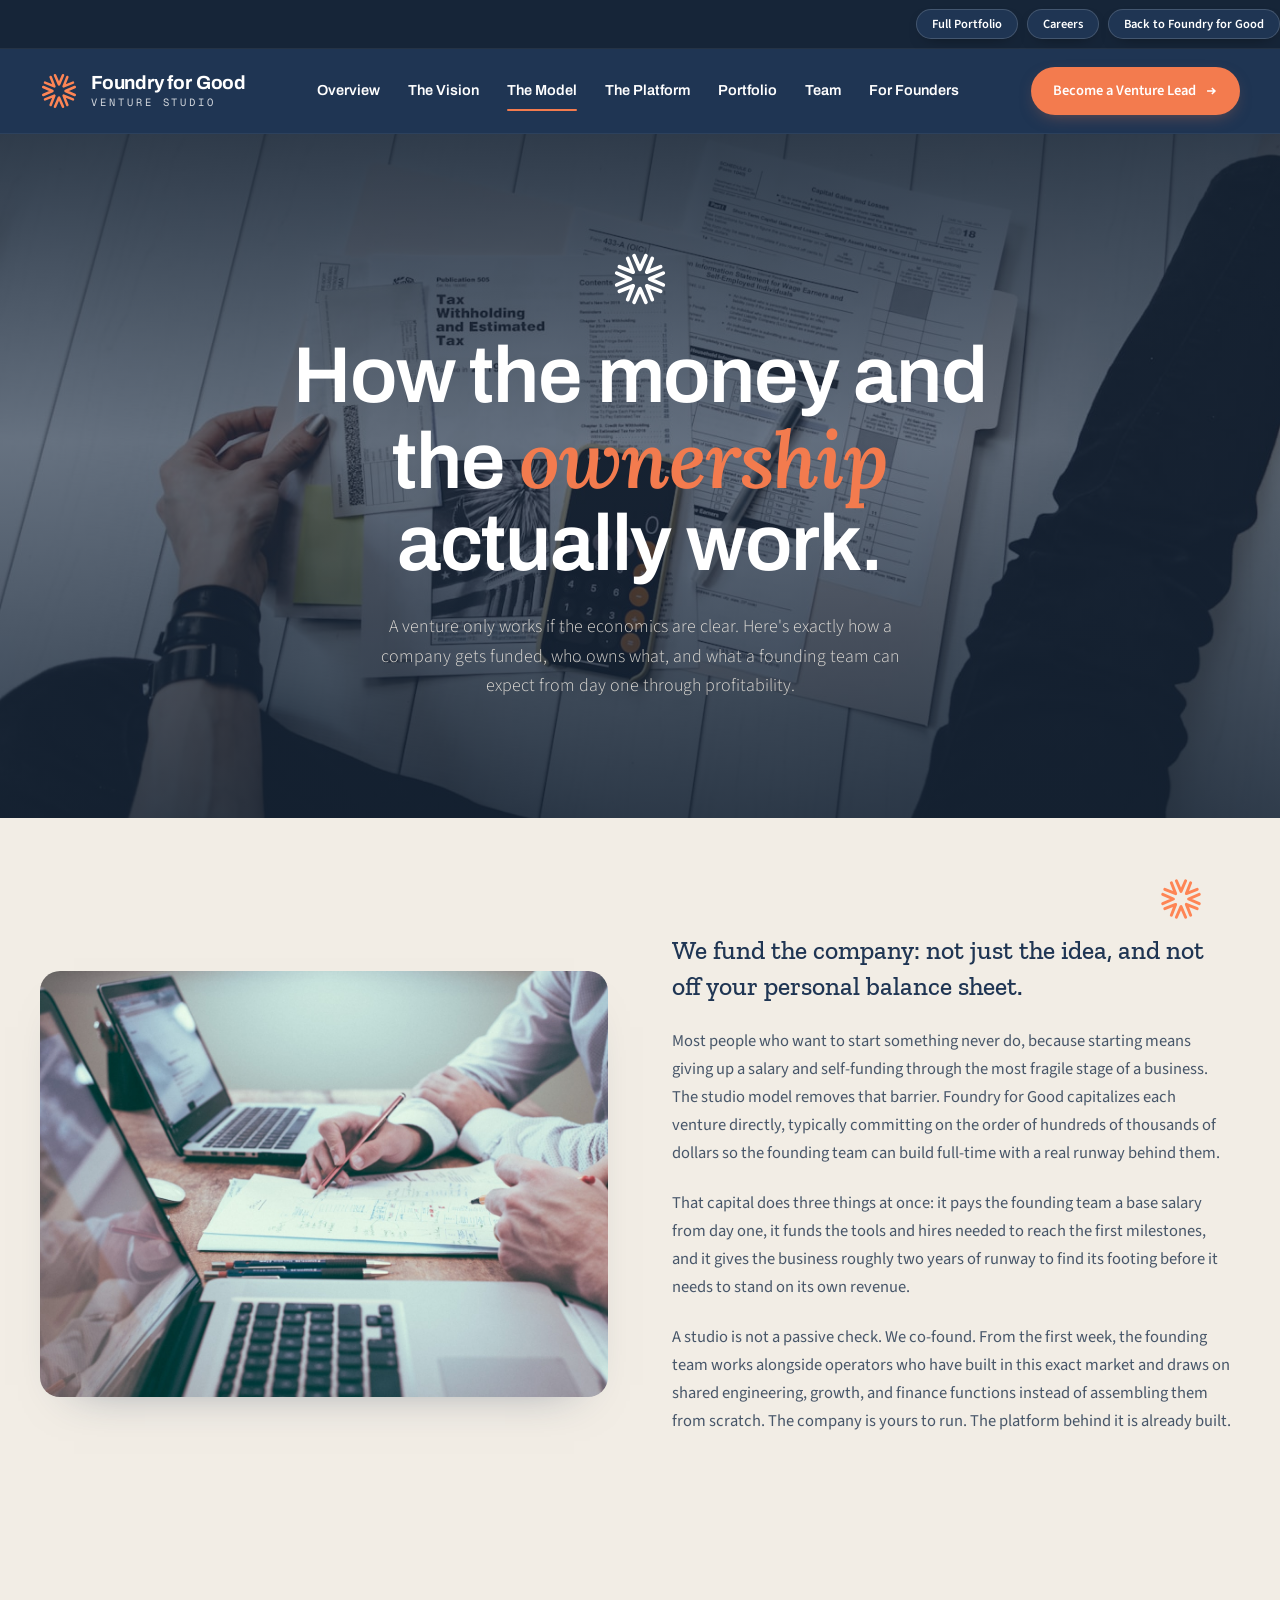
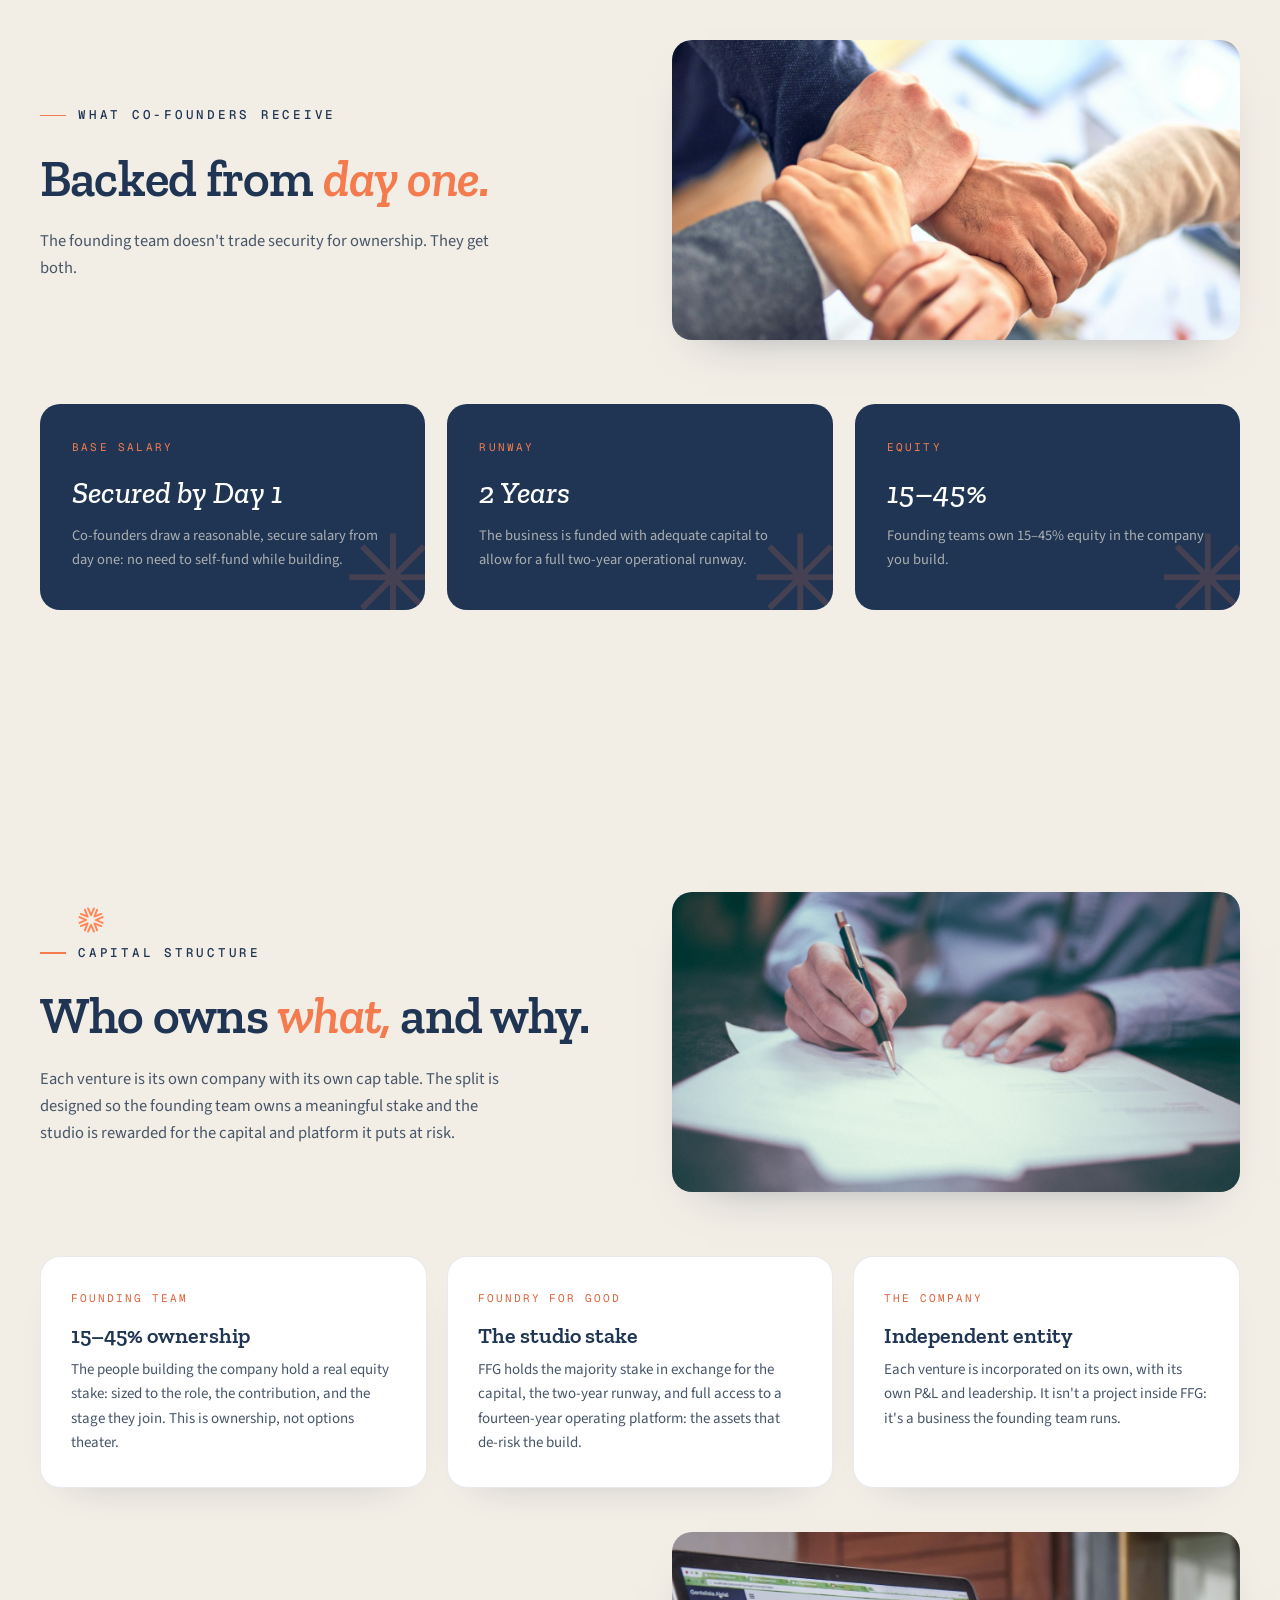
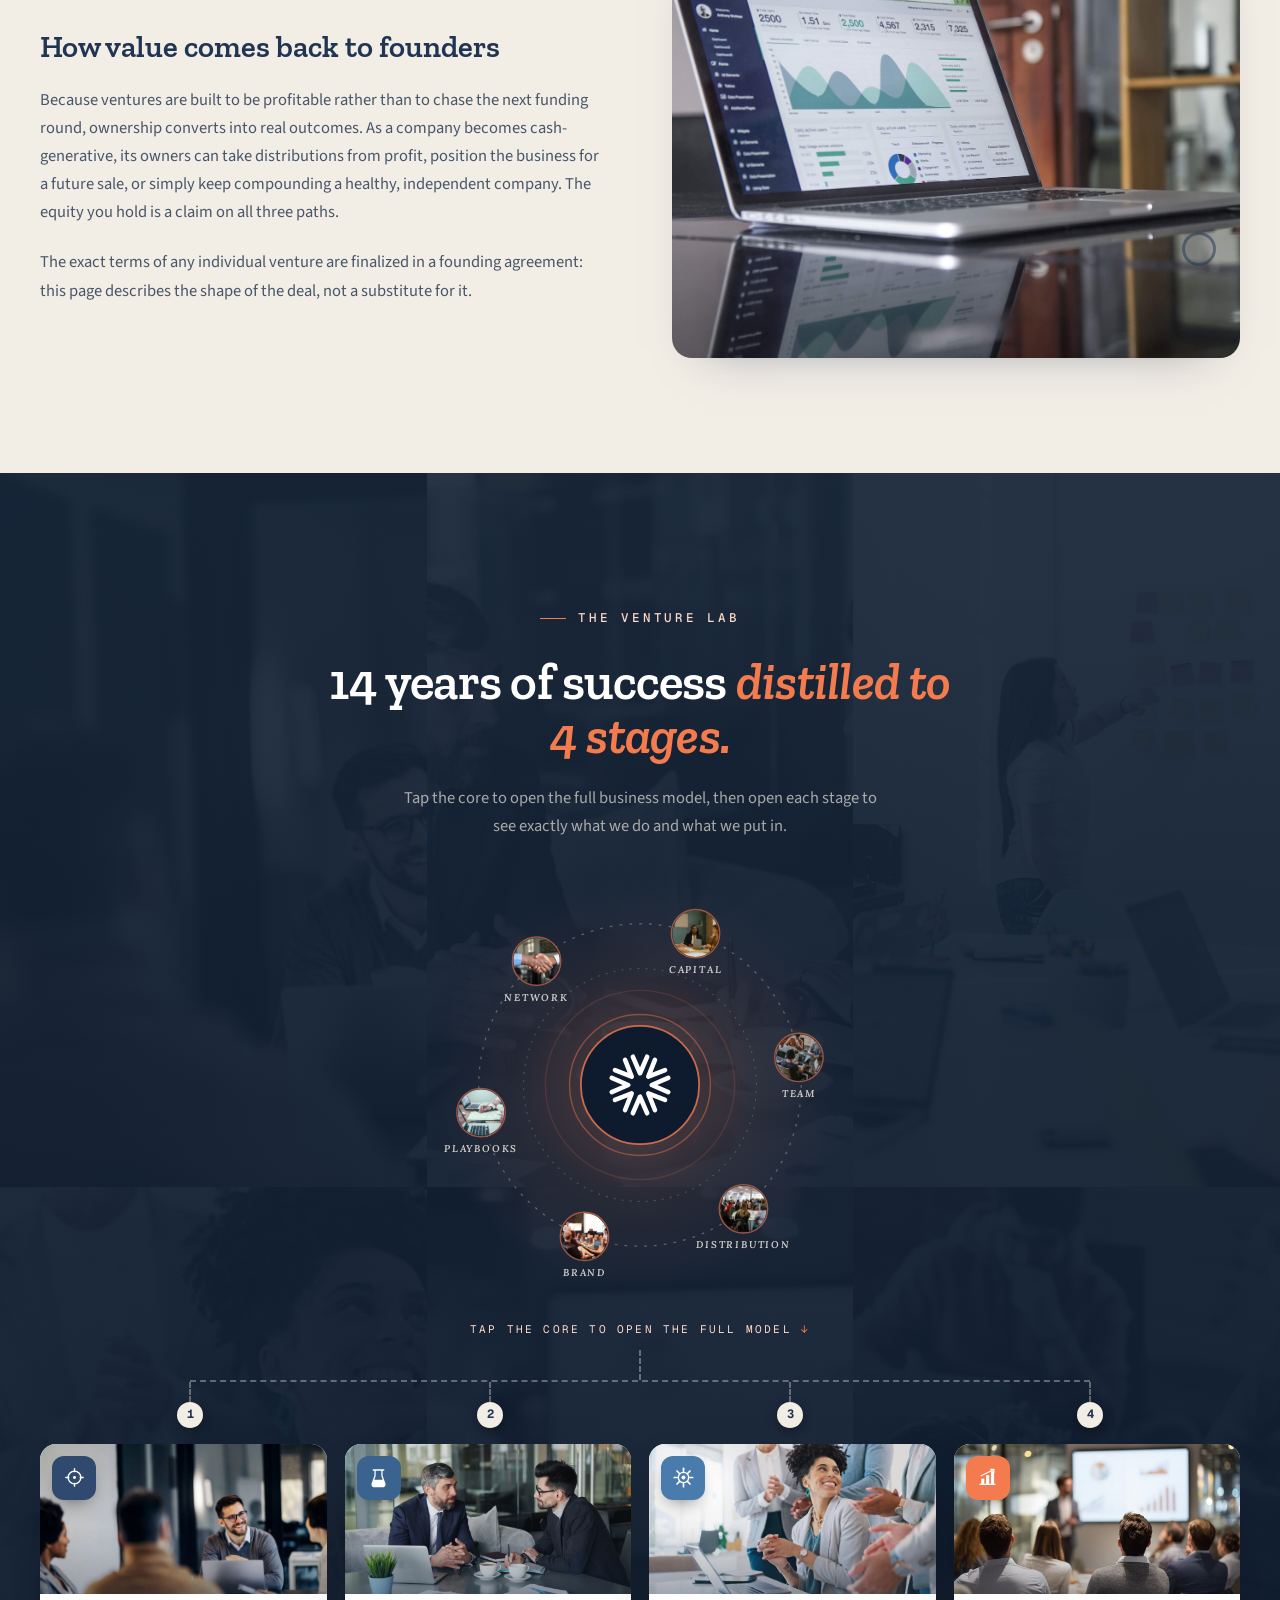
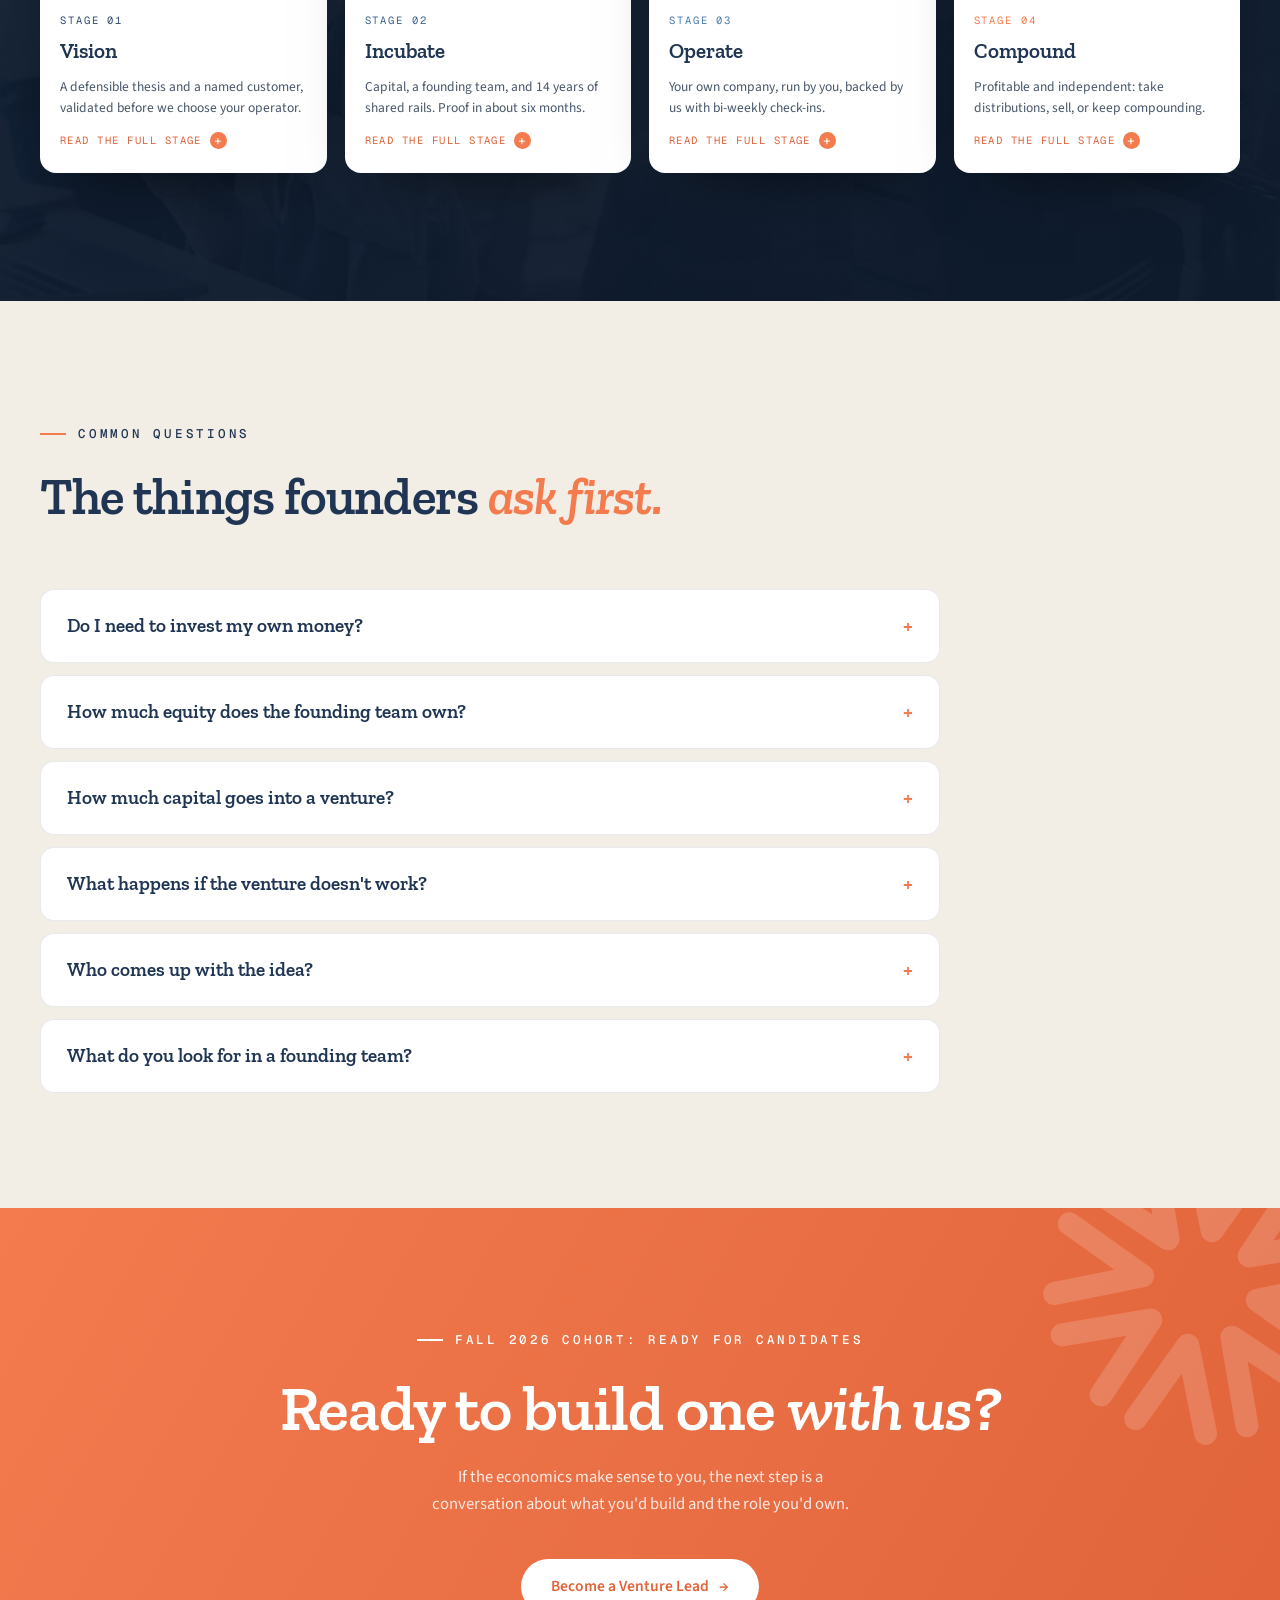
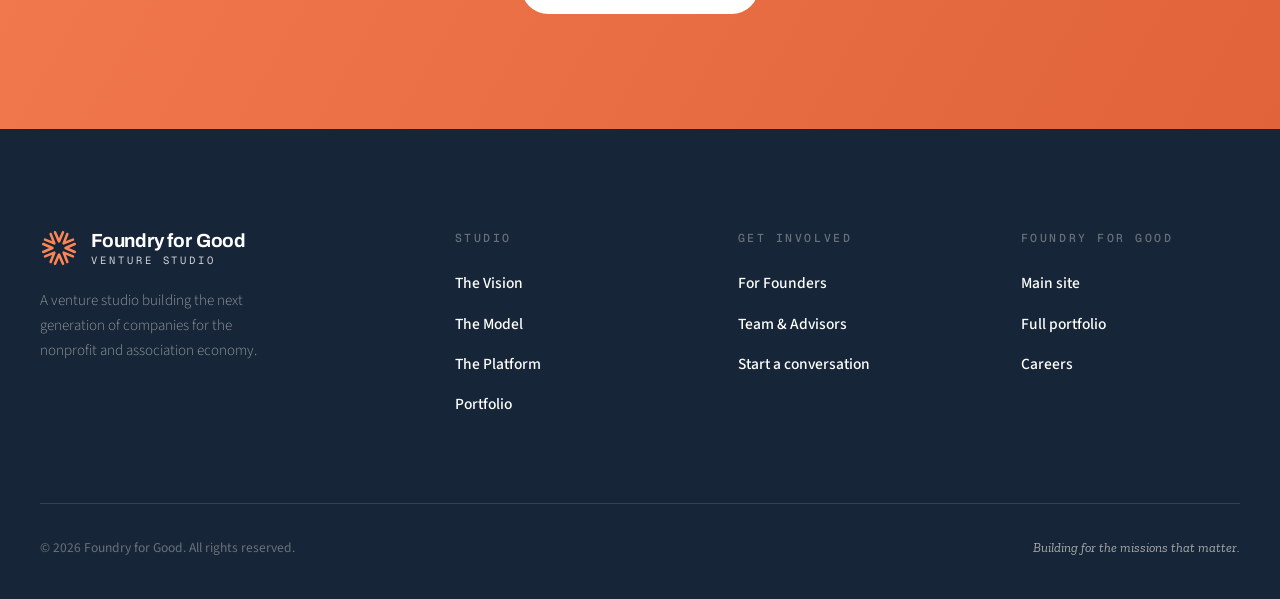
<file: ffg-lovable-port/model.html>
<!DOCTYPE html>
<html lang="en">
<head>
<meta charset="UTF-8">
<meta name="viewport" content="width=device-width, initial-scale=1.0">
<title>The Model: Funding, Ownership &amp; Structure | Foundry for Good Venture Studio</title>
<meta name="description" content="How the Foundry for Good venture studio works: how ventures are funded, what co-founders own, base salary and two-year runway, the capital structure, and the Vision→Incubate→Operate→Compound lifecycle.">
<link rel="icon" href="assets/ffg-mark.png">
<link rel="preconnect" href="https://fonts.googleapis.com">
<link rel="preconnect" href="https://fonts.gstatic.com" crossorigin>
<link href="https://fonts.googleapis.com/css2?family=Zilla+Slab:ital,wght@0,400;0,500;0,600;0,700;1,400;1,500;1,600&family=Source+Sans+3:wght@300;400;500;600;700&family=Geist+Mono:wght@400;500&family=Archivo:wght@500;600;700;800&family=Lora:ital,wght@0,600;1,600&display=swap" rel="stylesheet">
<style>
/* ==========================================================================
   FFG VENTURE STUDIO — shared stylesheet (multi-page micro-site)
   Antler structure × Atomic restraint × FFG navy & orange
   ========================================================================== */
:root{
  --bg:#f2ede5; --bg-soft:#f7f3ec; --surface:#fff;
  --navy:#1f3553; --navy-deep:#162538; --ink:#0e1b2e;
  --orange:#f37b4e; --orange-deep:#e0633a; --orange-soft:#fcd9c8;
  --text:#1f3553; --text-body:#475669; --text-mute:#7f8b98;
  --cream-line:#1f35531a;
  --ink-line:rgba(242,237,229,.14);
  --font-display:"Zilla Slab", ui-serif, Georgia, serif;
  --font-caps:"Archivo", ui-sans-serif, sans-serif;
  --font:"Source Sans 3", ui-sans-serif, system-ui, sans-serif;
  --mono:"Geist Mono", ui-monospace, monospace;
  --r-md:14px; --r-lg:20px; --r-xl:28px;
}
*{margin:0;padding:0;box-sizing:border-box}
html{scroll-behavior:smooth}
body{font-family:var(--font);color:var(--text);background:var(--bg);line-height:1.65;font-size:16.5px;-webkit-font-smoothing:antialiased;overflow-x:hidden;transition:background-color .9s ease}
html{overflow-x:hidden}
::selection{background:var(--orange);color:#fff}
a{color:inherit}
img{display:block;max-width:100%}
.wrap{max-width:1360px;margin:0 auto;padding:0 40px}
@media(max-width:720px){.wrap{padding:0 22px}}

/* ---- shared type ---- */
.eyebrow{font-family:var(--mono);font-size:12.5px;font-weight:500;letter-spacing:.22em;text-transform:uppercase;display:inline-flex;align-items:center;gap:12px}
.eyebrow::before{content:"";width:26px;height:1.5px;background:var(--orange);flex:none}
.caps{font-family:var(--font-caps);font-weight:600;letter-spacing:-.015em;line-height:.98;text-transform:uppercase}
.slab-i{font-family:var(--font-display);font-style:italic;font-weight:500;text-transform:none;letter-spacing:-.01em}
.btn{display:inline-flex;align-items:center;gap:10px;font-family:var(--font);font-size:15.5px;font-weight:600;padding:15px 30px;border-radius:999px;text-decoration:none;transition:transform .18s ease,background .18s ease,box-shadow .18s ease,color .18s ease;white-space:nowrap;cursor:pointer;border:0}
.btn .arrow{transition:transform .18s ease}
.btn:hover .arrow{transform:translateX(3px)}
.btn-orange{background:var(--orange);color:#fff;box-shadow:0 10px 26px -12px rgba(243,123,78,.65)}
.btn-orange:hover{background:var(--orange-deep);transform:translateY(-1px)}
.btn-ghost-light{background:transparent;color:#fff;border:1px solid rgba(255,255,255,.32)}
.btn-ghost-light:hover{background:#fff;color:var(--navy)}
.btn-navy{background:var(--navy);color:#fff}
.btn-navy:hover{background:var(--navy-deep);transform:translateY(-1px)}
.btn-ghost-navy{background:transparent;color:var(--navy);border:1px solid rgba(31,53,83,.35)}
.btn-ghost-navy:hover{background:var(--navy);color:#fff}

/* ---- reveal system ---- */
.reveal,.reveal-left,.reveal-right{opacity:0;transition:opacity .7s cubic-bezier(.22,1,.36,1),transform .7s cubic-bezier(.22,1,.36,1)}
.reveal{transform:translateY(30px)}
.reveal-left{transform:translateX(-34px)}
.reveal-right{transform:translateX(34px)}
.reveal.visible,.reveal-left.visible,.reveal-right.visible{opacity:1;transform:none}
.d1{transition-delay:.1s}.d2{transition-delay:.2s}.d3{transition-delay:.3s}.d4{transition-delay:.4s}

/* ==========================================================================
   SECONDARY "RETURN TO FOUNDRY FOR GOOD" TOP BAR
   ========================================================================== */
.topbar{background:var(--navy-deep);border-bottom:1px solid #ffffff10;font-family:var(--font)}
.topbar-inner{display:flex;align-items:center;justify-content:space-between;gap:12px;min-height:48px;padding:8px 0}
.topbar-right{display:flex;align-items:center;gap:9px;flex-wrap:wrap;justify-content:flex-end}
.topbar .tb-btn{display:inline-flex;align-items:center;gap:6px;font-family:var(--font);font-size:12.5px;font-weight:600;line-height:1;padding:8px 15px;border-radius:999px;text-decoration:none;white-space:nowrap;transition:background .15s,color .15s,border-color .15s,transform .15s;border:1px solid rgba(255,255,255,.16);color:#fff;background:var(--navy);box-shadow:0 6px 16px -10px rgba(0,0,0,.7)}
.topbar .tb-btn:hover{background:#fff;color:var(--navy);border-color:#fff;transform:translateY(-1px)}
.topbar .tb-btn .ar{transition:transform .18s ease}
.topbar .tb-btn:hover .ar{transform:translateX(-3px)}
.topbar .tb-btn-orange{background:var(--orange);border-color:var(--orange);color:#fff;box-shadow:0 6px 16px -8px #f37b4e99}
.topbar .tb-btn-orange:hover{background:#fff;color:var(--orange-deep);border-color:#fff}
@media(max-width:720px){.topbar .tb-hide{display:none}}

/* ==========================================================================
   NAV — kept from the approved site, extended for multi-page tabs
   ========================================================================== */
.nav{z-index:120;background:var(--navy);border-bottom:1px solid #ffffff0f;transition:all .25s;position:sticky;top:0}
.nav.scrolled{-webkit-backdrop-filter:blur(16px) saturate(140%);backdrop-filter:blur(16px) saturate(140%);background:#16253aeb;border-bottom:1px solid #ffffff14}
.nav-inner{justify-content:space-between;align-items:center;height:84px;display:flex}
.brand{align-items:center;gap:13px;text-decoration:none;display:flex}
.brand-mark img{object-fit:contain;width:38px;height:38px}
.brand-stack{display:flex;flex-direction:column;line-height:1.1}
.b-name{font-family:var(--font-caps);color:#fff;font-size:19px;font-weight:700;letter-spacing:-.01em}
.b-sub{font-family:var(--mono);color:#ffffffcc;font-size:10.5px;letter-spacing:.28em;text-transform:uppercase;margin-top:3px}
.nav-links{align-items:center;gap:2px;display:flex}
.nav-links a{font-family:var(--font-caps);color:#fff;border-radius:8px;padding:8px 13px;font-size:14.5px;font-weight:600;text-decoration:none;transition:all .15s;position:relative}
.nav-links a:hover{color:var(--orange);background:#f37b4e1f}
.nav-links a.active{color:#fff}
.nav-links a.active::after{content:"";position:absolute;left:13px;right:13px;bottom:0;height:2px;background:var(--orange);border-radius:2px}
.nav-cta{background:var(--orange);color:#fff;white-space:nowrap;border-radius:999px;align-items:center;gap:8px;padding:12px 22px;font-size:14.5px;font-weight:600;text-decoration:none;transition:transform .15s,background .15s,box-shadow .15s;display:inline-flex;box-shadow:0 6px 18px -8px #f37b4e80}
.nav-cta:hover{background:var(--orange-deep);transform:translateY(-1px)}
.mobile-toggle{color:#fff;border:1px solid #fff3;background:transparent;border-radius:8px;padding:10px;display:none;cursor:pointer}
.mobile-menu{display:none;background:var(--navy);border-top:1px solid #ffffff14;padding:12px 20px 20px;flex-direction:column;gap:4px}
.mobile-menu.open{display:flex}
.mobile-menu a{color:#ffffffd9;padding:12px 14px;border-radius:8px;font-size:16px;font-weight:500;text-decoration:none}
.mobile-menu a.active{color:var(--orange)}
.mobile-menu a.mm-sub{padding-left:30px;font-size:14.5px;color:#ffffffb0}
.mobile-menu a.mm-sub::before{content:"— ";color:var(--orange);opacity:.7}
.mobile-menu a:hover{color:var(--orange);background:#f37b4e1f}
.mobile-menu .nav-cta{justify-content:center;margin-top:8px}
@media(max-width:1040px){.nav-links,.nav .nav-cta{display:none}.mobile-toggle{display:inline-flex}.mobile-menu .nav-cta{display:inline-flex}}

/* ==========================================================================
   HERO — original full-bleed video, kept for its wow (Overview page)
   ========================================================================== */
.hero{position:relative;min-height:92vh;display:flex;align-items:center;justify-content:center;text-align:center;color:#fff;overflow:hidden;padding:clamp(80px,10vh,140px) 0}
.hero-bg-video{position:absolute;inset:0;width:100%;height:100%;object-fit:cover}
.hero-overlay{position:absolute;inset:0;background:linear-gradient(180deg,rgba(22,37,56,.82) 0%,rgba(31,53,83,.55) 45%,rgba(22,37,56,.82) 100%)}
.hero-center{position:relative;z-index:2;max-width:940px;margin:0 auto}
.hero-mark{width:56px;height:56px;margin:0 auto 30px;filter:brightness(0) invert(1)}
.hero-h1{font-family:var(--font-caps);font-weight:600;letter-spacing:-.015em;line-height:1.04;font-size:clamp(48px,7vw,104px);color:#fff}
.hero-h1 .accent{color:var(--orange);font-family:'Lora',serif;font-style:italic;font-weight:600}
.hero-sub{color:#f2ede5e0;max-width:62ch;font-size:clamp(17px,1.35vw,20px);margin:30px auto 40px;font-weight:300}
.hero-ctas{display:flex;gap:14px;flex-wrap:wrap;justify-content:center}
.star-white{color:#fff}
.star-orange{color:var(--orange)}

/* ==========================================================================
   PAGE HERO — interior pages (no video), navy band
   ========================================================================== */
.page-hero{position:relative;background:var(--navy);color:#fff;overflow:hidden;padding:clamp(96px,13vh,168px) 0 clamp(64px,8vw,104px)}
.page-hero::before{content:"";position:absolute;inset:0;background-image:radial-gradient(rgba(255,255,255,.05) 1.3px,transparent 1.3px);background-size:26px 26px;-webkit-mask-image:radial-gradient(680px 560px at 82% 20%,#000 0%,transparent 72%);mask-image:radial-gradient(680px 560px at 82% 20%,#000 0%,transparent 72%)}
.page-hero::after{content:"";position:absolute;inset:0;background:radial-gradient(780px 520px at 92% 0%,rgba(243,123,78,.20),transparent 60%);pointer-events:none}
.page-hero .wrap{position:relative;z-index:2}
.page-hero .eyebrow{color:var(--orange-soft);margin-bottom:26px}
.page-hero h1{font-family:var(--font-display);font-weight:600;letter-spacing:-.015em;line-height:1.03;font-size:clamp(40px,5.6vw,80px);color:#fff;max-width:18ch}
.page-hero h1 em{font-style:italic;color:var(--orange)}
.page-hero .lede{color:#e8e2d8c2;font-weight:300;font-size:clamp(17px,1.4vw,21px);max-width:60ch;margin-top:26px}
.page-hero .ph-crumb{font-family:var(--mono);font-size:11.5px;letter-spacing:.14em;text-transform:uppercase;color:#e8e2d873;margin-bottom:22px}
.page-hero .ph-crumb a{color:#e8e2d873;text-decoration:none}
.page-hero .ph-crumb a:hover{color:var(--orange)}
/* image-backed variant — full-bleed photo behind, centered text in front, white mark on top */
.page-hero.ph-img{display:flex;align-items:center;justify-content:center;text-align:center;min-height:76vh;padding:clamp(90px,12vh,150px) 0}
.page-hero.ph-img::before,.page-hero.ph-img::after{display:none}
.page-hero.ph-img .ph-bg{position:absolute;inset:0;width:100%;height:100%;object-fit:cover}
.page-hero.ph-img .ph-overlay{position:absolute;inset:0;background:linear-gradient(180deg,rgba(22,37,56,.84) 0%,rgba(31,53,83,.55) 45%,rgba(22,37,56,.84) 100%)}
.page-hero.ph-img .wrap{max-width:1060px}
.page-hero.ph-img .hero-mark{width:56px;height:56px;margin:0 auto 28px;filter:brightness(0) invert(1)}
.page-hero.ph-img .eyebrow{justify-content:center}
.page-hero.ph-img h1{font-family:var(--font-caps);line-height:1.04;font-size:clamp(42px,6.2vw,92px);max-width:16ch;margin:0 auto}
.page-hero.ph-img h1 em{font-family:'Lora',serif;font-weight:600}
.page-hero.ph-img .lede{margin:26px auto 0;color:#f2ede5e0}
.page-hero.ph-img .hero-ctas{justify-content:center;margin-top:36px}

/* ==========================================================================
   STATS — "best place on the planet" analogue
   ========================================================================== */
.beststats{background:var(--navy-deep);color:#fff;position:relative;overflow:hidden;padding:clamp(90px,10vw,150px) 0}
.beststats .wrap{display:grid;grid-template-columns:1.15fr .85fr;gap:clamp(40px,6vw,90px);align-items:center;position:relative}
.beststats h2{font-family:var(--font-display);font-weight:600;letter-spacing:-.015em;line-height:1.1;font-size:clamp(32px,3.6vw,56px);color:#fff;max-width:20ch}
.beststats h2 em{font-style:italic;color:var(--orange)}
.beststats .lede{color:#e8e2d8b3;font-weight:300;font-size:clamp(16.5px,1.25vw,19px);max-width:54ch;margin-top:26px}
.statrow{display:flex;gap:clamp(24px,3vw,44px);margin-top:52px;flex-wrap:wrap}
.statcell{border-left:1.5px solid var(--ink-line);padding-left:clamp(16px,1.6vw,26px)}
.statcell .num{font-family:var(--font-display);font-style:italic;font-weight:500;font-size:clamp(38px,3.6vw,58px);line-height:1;color:#fff}
.statcell .num .suf{color:var(--orange);font-style:normal}
.statcell .lbl{font-size:14px;color:#e8e2d880;margin-top:10px;max-width:12ch;line-height:1.35}
.star-side{display:flex;align-items:center;justify-content:center;position:relative;perspective:900px}
.star-side::after{content:"";position:absolute;bottom:-9%;left:50%;transform:translateX(-50%);width:58%;height:40px;background:radial-gradient(50% 50% at 50% 50%,rgba(255,255,255,.22),transparent 72%);filter:blur(8px)}
.star3d{position:relative;width:clamp(220px,24vw,360px);aspect-ratio:1;transform-style:preserve-3d;animation:star-spin 22s linear infinite}
.star-side::before{content:"";position:absolute;inset:-8%;background:radial-gradient(42% 42% at 50% 50%,rgba(255,255,255,.16),transparent 72%);pointer-events:none}
.star3d img{position:absolute;inset:0;width:100%;height:100%;backface-visibility:visible;image-rendering:auto}
@keyframes star-spin{to{transform:rotateZ(360deg)}}
@media(max-width:980px){.beststats .wrap{grid-template-columns:1fr}.star-side{order:-1}.star3d{width:180px}}

/* ==========================================================================
   THESIS — FURTHER: for Good typographic moment
   ========================================================================== */
.thesis{padding:clamp(100px,12vw,180px) 0 clamp(70px,8vw,120px);text-align:left;background:transparent;position:relative;overflow:hidden}
.thesis::before{content:"";position:absolute;inset:0;background-image:radial-gradient(rgba(31,53,83,.10) 1.3px,transparent 1.3px);background-size:26px 26px;-webkit-mask-image:radial-gradient(700px 600px at 18% 30%,#000 0%,transparent 70%);mask-image:radial-gradient(700px 600px at 18% 30%,#000 0%,transparent 70%)}
.thesis::after{content:"";position:absolute;inset:0;background:radial-gradient(800px 620px at 92% 8%,rgba(243,123,78,.13),transparent 62%);pointer-events:none}
.thesis-ghost{position:absolute;right:-4vw;top:50%;transform:translateY(-58%);width:clamp(300px,30vw,480px);height:auto;filter:brightness(0);opacity:.06;pointer-events:none;will-change:transform}
.thesis .wrap{position:relative;z-index:2}
.thesis .eyebrow{color:var(--navy);margin-bottom:40px}
.thesis-h{font-size:clamp(64px,10.5vw,170px);line-height:.92;color:var(--navy)}
.thesis-h .slab-i{display:block;color:var(--orange);font-size:.62em;margin-top:.08em}
.thesis-h .slab-i::before{content:"—"}
.thesis p{max-width:62ch;font-size:clamp(17px,1.4vw,21px);color:var(--text-body);margin-top:44px}

/* ==========================================================================
   OUR WORK — Atomic-style photo carousel
   ========================================================================== */
.wstrip{background:transparent;padding:6px 0 clamp(70px,8vw,110px);position:relative}
.wstrip-controls{display:flex;justify-content:flex-end;gap:10px;margin-bottom:22px}
.wcarousel{display:flex;gap:22px;overflow-x:auto;scroll-behavior:auto;scrollbar-width:none;-ms-overflow-style:none;padding:6px calc(max(0px,(100% - 1360px)/2) + 40px) 10px}
.wcarousel::-webkit-scrollbar{display:none}
@media(max-width:720px){.wcarousel{padding-left:22px;padding-right:22px}}
.workhero{position:relative;background:url('assets/hero-team.jpg') center/cover no-repeat;padding:clamp(110px,14vw,200px) 0}
@media(min-width:980px){.workhero{background-attachment:fixed}}
.workhero::before{content:"";position:absolute;inset:0;background:linear-gradient(100deg,rgba(22,37,56,.9) 25%,rgba(22,37,56,.55) 100%)}
.workhero .wrap{position:relative;z-index:2}
.workhero .eyebrow{color:var(--orange-soft);margin-bottom:28px}
.work-statement{font-family:var(--font-display);font-weight:500;letter-spacing:-.01em;font-size:clamp(28px,3.2vw,48px);line-height:1.22;max-width:32ch;color:#fff}
.work-statement em{font-style:italic;color:var(--orange)}
.wcard{flex:0 0 clamp(300px,26vw,380px);scroll-snap-align:start;border-radius:var(--r-lg);overflow:hidden;text-decoration:none;position:relative;background:#fff;box-shadow:0 22px 46px -32px rgba(31,53,83,.45);transition:transform .35s cubic-bezier(.22,1,.36,1)}
.wcard:hover{transform:translateY(-8px)}
.wphoto{position:relative;height:clamp(320px,34vw,440px);overflow:hidden;background:linear-gradient(160deg,#fdf5ee,#f7e8dc)}
.wphoto img{width:100%;height:100%;object-fit:cover;transition:transform .7s cubic-bezier(.22,1,.36,1)}
.wcard:hover .wphoto img{transform:scale(1.06)}
.wphoto::after{content:"";position:absolute;inset:0;background:linear-gradient(195deg,rgba(22,37,56,0) 45%,rgba(22,37,56,.62) 100%)}
.wcat{position:absolute;top:16px;left:16px;z-index:2;font-family:var(--mono);font-size:10.5px;letter-spacing:.16em;text-transform:uppercase;color:#fff;background:rgba(22,37,56,.55);-webkit-backdrop-filter:blur(6px);backdrop-filter:blur(6px);padding:7px 13px;border-radius:999px}
.wlogo{position:absolute;left:16px;bottom:16px;z-index:2;background:#fff;border-radius:12px;padding:10px 16px;display:flex;align-items:center;box-shadow:0 10px 26px -12px rgba(0,0,0,.4)}
.wlogo img{height:28px;width:auto;max-width:170px;object-fit:contain}
.wfoot{padding:20px 22px 24px;display:flex;flex-direction:column;gap:12px}
.wfoot p{font-size:14.5px;color:var(--text-body);line-height:1.5}
.wfoot .wmetric{border-top:1px solid var(--cream-line);padding-top:12px;font-weight:700;font-size:13.5px;color:var(--navy)}

/* ==========================================================================
   SECTION HEAD pattern
   ========================================================================== */
.shead{margin-bottom:clamp(44px,5vw,72px)}
.shead .eyebrow{color:var(--navy);margin-bottom:26px}
.shead h2{font-family:var(--font-display);font-weight:600;letter-spacing:-.015em;font-size:clamp(32px,4vw,56px);line-height:1.06;max-width:22ch}
.shead h2 em{font-style:italic;color:var(--orange)}
.shead .lede{color:var(--text-body);font-size:clamp(16.5px,1.25vw,19px);max-width:60ch;margin-top:22px}
.shead.split{display:flex;align-items:flex-end;justify-content:space-between;gap:44px;flex-wrap:wrap}
.shead.split .lede{margin-top:0;margin-bottom:6px;max-width:44ch}

/* ==========================================================================
   APPROACH — 4 phases, staggered
   ========================================================================== */
.approach{padding:clamp(90px,10vw,150px) 0;background:transparent;position:relative}
.stack{display:grid;gap:24px}
.spanel{position:sticky;background:#fff;border-radius:var(--r-xl);box-shadow:0 -20px 50px -38px rgba(31,53,83,.55);display:grid;grid-template-columns:1.05fr .95fr;overflow:hidden;min-height:400px}
.spanel:nth-child(1){top:104px}
.spanel:nth-child(2){top:126px}
.spanel:nth-child(3){top:148px}
.spanel:nth-child(4){top:170px}
.spanel-body{padding:clamp(30px,4.5vw,60px);display:flex;flex-direction:column;justify-content:center}
.snum{font-family:var(--font-display);font-style:italic;font-weight:500;font-size:clamp(46px,5vw,74px);color:var(--orange);line-height:1;margin-bottom:18px}
.spanel h3{font-family:var(--font-display);font-size:clamp(26px,2.6vw,38px);font-weight:600;color:var(--navy);margin-bottom:14px}
.spanel p{font-size:16px;color:var(--text-body);max-width:46ch}
.spanel-img{position:relative;overflow:hidden;min-height:280px}
.spanel-img img{position:absolute;inset:0;width:100%;height:100%;object-fit:cover}
.spanel.dark{background:var(--navy-deep)}
.spanel.dark h3{color:#fff}
.spanel.dark p{color:#e8e2d8b3}
@media(max-width:860px){.spanel{grid-template-columns:1fr}.spanel-img{order:-1;min-height:200px}}

/* ==========================================================================
   PEOPLE — kept verbatim from the approved site
   ========================================================================== */
.people{padding:clamp(20px,3vw,40px) 0 clamp(90px,10vw,150px);background:transparent;position:relative;overflow:hidden}
.systems-team-section{margin-top:56px}
.systems-team-intro{margin-bottom:36px}
.systems-team-intro h3{font-family:var(--font-display);letter-spacing:-.01em;max-width:16ch;font-size:clamp(28px,3vw,42px);font-weight:500;line-height:1.08}
.systems-team-intro h3 .intro-blue{color:var(--navy)}
.systems-team-intro h3 .intro-orange{color:var(--orange)}
.systems-team-grid{grid-template-columns:repeat(3,minmax(0,1fr));gap:40px 28px;display:grid}
.systems-team-card{min-width:0}
.systems-team-photo-wrap{aspect-ratio:1;background:var(--surface);margin-bottom:18px;overflow:hidden;box-shadow:0 16px 34px -28px #1f355359;border-radius:var(--r-md)}
.systems-team-photo{object-fit:cover;width:100%;height:100%;display:block}
.systems-team-meta h4{font-family:var(--font-display);letter-spacing:-.01em;color:var(--navy);margin:0 0 6px;font-size:20px;font-weight:600;line-height:1.12}
.systems-team-role-row{flex-wrap:wrap;align-items:center;gap:8px 10px;display:flex}
.systems-team-role-row p{color:var(--orange);font-size:15px;font-weight:500;line-height:1.35}
.systems-team-badge{background:var(--orange);color:#fff;letter-spacing:.06em;text-transform:uppercase;border-radius:999px;justify-content:center;align-items:center;padding:4px 10px;font-size:10px;font-weight:700;line-height:1;display:inline-flex}
.systems-team-badge.badge-advisor{background:var(--navy);color:#fff}
.systems-team-badge.badge-partner{background:var(--orange);color:#fff}
.systems-team-badge.badge-operations{background:var(--orange-soft);color:var(--orange-deep)}
@media(max-width:980px){.systems-team-grid{grid-template-columns:repeat(2,minmax(0,1fr))}}
@media(max-width:580px){.systems-team-grid{grid-template-columns:1fr;gap:28px}}

/* ==========================================================================
   PORTFOLIO — Atomic carousel analogue
   ========================================================================== */
.portfolio{padding:clamp(90px,10vw,150px) 0;background:transparent;border-top:1px solid var(--cream-line);position:relative;overflow:hidden}
.car-controls{display:flex;gap:10px}
.car-btn{width:46px;height:46px;border-radius:50%;border:1px solid rgba(31,53,83,.3);background:transparent;color:var(--navy);font-size:18px;cursor:pointer;transition:all .2s;display:inline-flex;align-items:center;justify-content:center}
.car-btn:hover{background:var(--navy);color:#fff}
.pf-head{display:flex;align-items:flex-end;justify-content:space-between;gap:44px;flex-wrap:wrap;margin-bottom:30px}
.pf-head .eyebrow{color:var(--navy);margin-bottom:24px}
.pf-title{font-family:var(--font-caps);font-weight:600;text-transform:uppercase;letter-spacing:-.01em;font-size:clamp(36px,4.4vw,64px);line-height:.98;color:var(--navy)}
.pf-title .slab-i{display:block;text-transform:none;color:var(--orange);font-size:.88em;margin-top:.1em}
.pf-title .slab-i::before{content:"—"}
.pf-head .lede{max-width:42ch;margin-bottom:8px}
.pf-rule{border:0;border-top:1.5px solid var(--navy);margin:0 0 14px}
.pf-meta{display:flex;justify-content:space-between;gap:20px;flex-wrap:wrap;font-family:var(--mono);font-size:11px;letter-spacing:.1em;text-transform:uppercase;color:var(--text-mute);margin-bottom:36px}
.pf-grid{display:grid;grid-template-columns:repeat(4,1fr);gap:18px}
.tile{background:#fff;border:1px solid rgba(31,53,83,.18);border-radius:var(--r-md);padding:18px 18px 22px;display:flex;flex-direction:column;text-decoration:none;transition:transform .3s cubic-bezier(.22,1,.36,1),box-shadow .3s ease}
.tile:hover{transform:translateY(-6px);box-shadow:0 24px 44px -30px rgba(31,53,83,.45)}
.tile-logo{border:1px solid rgba(31,53,83,.14);border-radius:10px;height:110px;display:flex;align-items:center;justify-content:center;margin-bottom:16px;background:var(--bg-soft)}
.tile-logo img{max-height:44px;max-width:70%;object-fit:contain}
.tile-top{display:flex;justify-content:space-between;align-items:center;margin-bottom:10px}
.tile-num{font-family:var(--mono);font-size:11px;color:var(--text-mute)}
.tile-cat{font-family:var(--mono);font-size:9.5px;letter-spacing:.12em;text-transform:uppercase;color:var(--orange-deep);border:1px solid rgba(224,99,58,.45);border-radius:999px;padding:4px 10px;white-space:nowrap}
.tile h3{font-family:var(--font-display);font-size:20px;font-weight:600;color:var(--navy);margin-bottom:8px}
.tile p{font-size:13.5px;color:var(--text-body);line-height:1.55;margin-bottom:16px}
.tile-metric{margin-top:auto;display:flex;align-items:flex-end;justify-content:space-between;gap:12px;border-top:1px solid var(--cream-line);padding-top:14px}
.tile-metric .val{font-family:var(--font-display);font-style:italic;font-weight:500;font-size:clamp(20px,1.7vw,26px);color:var(--orange-deep);line-height:1.05;display:block}
.tile-metric .lab{font-family:var(--mono);font-size:9px;letter-spacing:.12em;text-transform:uppercase;color:var(--text-mute);display:block;margin-top:5px}
.tile-visit{flex:none;font-size:12.5px;font-weight:700;color:var(--navy);border:1px solid rgba(31,53,83,.3);border-radius:999px;padding:7px 14px;transition:all .2s;white-space:nowrap}
.tile:hover .tile-visit{background:var(--navy);color:#fff}
.tile.next-tile{border:1.5px dashed rgba(224,99,58,.6);background:transparent;align-items:center;justify-content:center;text-align:center;padding:30px 22px}
.tile.next-tile .tile-chip{font-family:var(--mono);font-size:10px;letter-spacing:.14em;text-transform:uppercase;color:var(--orange-deep);border:1px solid rgba(224,99,58,.45);border-radius:999px;padding:5px 12px;margin-bottom:16px}
.tile.next-tile h3{font-size:23px}
.tile.next-tile h3::after{content:" →"}
.tile.next-tile p{margin-bottom:20px}
.tile.next-tile .btn{padding:10px 20px;font-size:13.5px}
@media(max-width:1080px){.pf-grid{grid-template-columns:1fr 1fr}}
@media(max-width:580px){.pf-grid{grid-template-columns:1fr}}

/* ==========================================================================
   OPERATING SYSTEM — six advantages, photo bento (dark)
   ========================================================================== */
.os{background:var(--navy);color:#fff;padding:clamp(90px,10vw,150px) 0}
.os .shead .eyebrow,.os .shead h2{color:#fff}
.os .shead .lede{color:#e8e2d8b3}
.os-grid{display:grid;grid-template-columns:repeat(3,1fr);gap:18px}
.os-cell{position:relative;border-radius:var(--r-lg);overflow:hidden;min-height:290px;display:flex;flex-direction:column;justify-content:flex-end;padding:26px;text-decoration:none}
.os-cell .bgimg{position:absolute;inset:0;background-size:cover;background-position:center;transition:transform .6s cubic-bezier(.22,1,.36,1)}
.os-cell:hover .bgimg{transform:scale(1.05)}
.os-cell::after{content:"";position:absolute;inset:0;background:linear-gradient(190deg,rgba(22,37,56,.06) 30%,rgba(14,27,46,.92) 100%)}
.os-cell h3{position:relative;z-index:2;font-family:var(--font-display);font-size:25px;font-weight:600;margin-bottom:10px;color:#fff}
.os-cell h3::before{content:"✳ ";color:var(--orange);font-size:.75em}
.os-cell p{position:relative;z-index:2;font-size:14.5px;color:#f2ede5d9;line-height:1.55}
@media(max-width:980px){.os-grid{grid-template-columns:1fr 1fr}}
@media(max-width:620px){.os-grid{grid-template-columns:1fr}}

/* ==========================================================================
   STUDIO + STRUCTURE
   ========================================================================== */
.studio{padding:clamp(90px,10vw,150px) 0;background:transparent;position:relative;overflow:hidden}
.studio-cols{display:grid;grid-template-columns:1fr 1fr;gap:26px;margin-bottom:clamp(56px,6vw,84px)}
.studio-card{background:#fff;border-radius:var(--r-lg);overflow:hidden;box-shadow:0 18px 40px -30px rgba(31,53,83,.35)}
.studio-card .simg{height:220px;overflow:hidden}
.studio-card .simg img{width:100%;height:100%;object-fit:cover;transition:transform .6s cubic-bezier(.22,1,.36,1)}
.studio-card:hover .simg img{transform:scale(1.05)}
.studio-card .sbody{padding:30px 32px 34px}
.studio-card h3{font-family:var(--font-display);font-size:26px;font-weight:600;color:var(--navy);margin-bottom:12px}
.studio-card p{font-size:15.5px;color:var(--text-body)}
.chips{display:flex;flex-wrap:wrap;gap:10px;margin-top:20px}
.chip{font-family:var(--mono);font-size:12px;letter-spacing:.06em;border:1.5px solid var(--navy);color:var(--navy);border-radius:999px;padding:8px 18px;font-weight:500}
@media(max-width:860px){.studio-cols{grid-template-columns:1fr}}
/* offers */
.offers{display:grid;grid-template-columns:repeat(3,1fr);gap:22px;margin-bottom:clamp(56px,6vw,84px)}
.offer{background:var(--navy);color:#fff;border-radius:var(--r-lg);padding:34px 32px 38px;position:relative;overflow:hidden}
.offer::after{content:"✳";position:absolute;right:-18px;bottom:-34px;font-size:120px;color:rgba(243,123,78,.18);line-height:1;animation:spin-slow 32s linear infinite}
.offer .ocat{font-family:var(--mono);font-size:11px;letter-spacing:.2em;text-transform:uppercase;color:var(--orange);margin-bottom:20px}
.offer .oval{font-family:var(--font-display);font-style:italic;font-weight:500;font-size:clamp(28px,2.4vw,38px);line-height:1.1;margin-bottom:14px}
.offer p{font-size:14.5px;color:#e8e2d8b3;position:relative;z-index:2}
@media(max-width:860px){.offers{grid-template-columns:1fr}}
/* advantage */
.advantage{display:grid;grid-template-columns:1fr 1fr;gap:clamp(36px,5vw,80px);align-items:start;border-top:1px solid var(--cream-line);padding-top:clamp(44px,5vw,64px)}
.advantage h3{font-family:var(--font-display);font-size:clamp(28px,3vw,42px);font-weight:600;color:var(--navy);line-height:1.08}
.advantage h3 em{font-style:italic;color:var(--orange)}
.advantage .adv-lede{font-size:16.5px;color:var(--text-body);margin-top:16px}
.advantage ul{list-style:none}
.advantage li{display:flex;gap:16px;align-items:baseline;font-size:17px;font-weight:600;color:var(--navy);padding:18px 0;border-bottom:1px solid var(--cream-line)}
.advantage li::before{content:"→";color:var(--orange);font-weight:700;flex:none}
@media(max-width:860px){.advantage{grid-template-columns:1fr}}

/* ==========================================================================
   QUOTES — Antler last-page analogue
   ========================================================================== */
.quotes{background:var(--navy-deep);color:#fff;padding:clamp(100px,11vw,170px) 0;text-align:center;position:relative;overflow:hidden}
.quotes::before{content:"";position:absolute;inset:0;background:radial-gradient(900px 500px at 50% 120%,rgba(243,123,78,.14),transparent 65%)}
.quotes .eyebrow{color:var(--orange-soft);justify-content:center;margin-bottom:44px}
.quotes .eyebrow::before{display:none}
.qslide{max-width:980px;margin:0 auto;position:relative;min-height:270px}
.qtext{font-family:var(--font-display);font-weight:500;font-size:clamp(24px,3vw,42px);line-height:1.3;letter-spacing:-.01em;position:absolute;inset:0;opacity:0;transform:translateY(16px);transition:opacity .5s ease,transform .5s ease;pointer-events:none}
.qtext.active{opacity:1;transform:none;position:relative;pointer-events:auto}
.qtext .qmark{color:var(--orange);font-style:italic}
.qcase{font-family:var(--font);font-size:15px;color:#e8e2d899;max-width:64ch;margin:26px auto 0;font-weight:300;line-height:1.6}
.qbrand{display:inline-flex;align-items:center;justify-content:center;background:#fff;border-radius:12px;padding:14px 24px;margin-top:26px;box-shadow:0 14px 30px -18px rgba(0,0,0,.5)}
.qbrand img{height:34px;width:auto;display:block}
.qwho{display:flex;justify-content:center;gap:clamp(24px,5vw,70px);margin-top:54px;flex-wrap:wrap}
.qtab{background:transparent;border:0;cursor:pointer;display:flex;align-items:center;gap:14px;padding:14px 6px;color:#fff;opacity:.45;transition:opacity .25s;border-bottom:2px solid transparent;font-family:var(--font)}
.qtab.active{opacity:1;border-bottom-color:var(--orange)}
.qtab img{width:52px;height:52px;object-fit:cover;border-radius:50%;border:2px solid rgba(243,123,78,.6)}
.qtab .qname{text-align:left;line-height:1.25}
.qtab .qname strong{display:block;font-size:15.5px;font-weight:700}
.qtab .qname span{font-size:13px;color:#e8e2d899}

/* ==========================================================================
   COHORT CTA + PARTNER
   ========================================================================== */
.cohort{background:linear-gradient(120deg,var(--orange) 0%,var(--orange-deep) 100%);color:#fff;padding:clamp(80px,9vw,130px) 0;text-align:center;position:relative;overflow:hidden}
.cohort-star{position:absolute;right:-90px;top:-90px;width:340px;height:340px;filter:brightness(0) invert(1);opacity:.16;transform:rotate(12deg);pointer-events:none}
.cohort .eyebrow{color:#fff;justify-content:center;margin-bottom:26px}
.cohort .eyebrow::before{background:#fff}
.cohort h2{font-family:var(--font-display);font-size:clamp(38px,5vw,72px);font-weight:600;letter-spacing:-.015em;line-height:1.02;margin-bottom:22px}
.cohort h2 em{font-style:italic}
.cohort p{max-width:56ch;margin:0 auto 40px;font-size:clamp(16.5px,1.3vw,19px);color:#fff2}
.cohort p{color:#ffffffd9}
.cohort .btn{background:#fff;color:var(--orange-deep)}
.cohort .btn:hover{background:var(--navy);color:#fff}
.partner{background:transparent;padding:clamp(90px,10vw,150px) 0;text-align:center;position:relative;overflow:hidden}
.partner h2{font-family:var(--font-display);font-weight:600;letter-spacing:-.015em;font-size:clamp(34px,4.6vw,64px);line-height:1.05;max-width:20ch;margin:26px auto 26px;color:var(--navy)}
.partner h2 em{font-style:italic;color:var(--orange)}
.partner .lede{max-width:66ch;margin:0 auto 44px;color:var(--text-body);font-size:clamp(16.5px,1.3vw,19px)}
.partner-ctas{display:flex;gap:14px;justify-content:center;flex-wrap:wrap}

/* ==========================================================================
   RICH CONTENT — informative blocks (Digital Tabby analogue)
   ========================================================================== */
.rich{padding:clamp(76px,9vw,130px) 0;position:relative;overflow:hidden}
.rich.tight{padding:clamp(56px,7vw,96px) 0}
.prose{max-width:70ch}
.prose.center{margin:0 auto;text-align:center}
.prose p{font-size:clamp(16.5px,1.25vw,19px);color:var(--text-body);margin-top:22px;line-height:1.7}
.prose p:first-child{margin-top:0}
.prose .lead{font-family:var(--font-display);font-weight:500;font-size:clamp(21px,2vw,28px);line-height:1.4;color:var(--navy)}
.prose h3{font-family:var(--font-display);font-weight:600;font-size:clamp(24px,2.4vw,34px);color:var(--navy);margin-top:44px;line-height:1.12}
.prose h3 em{font-style:italic;color:var(--orange)}
.prose a.inline{color:var(--orange-deep);text-decoration:underline;text-underline-offset:3px;text-decoration-thickness:1.5px;font-weight:600}
.prose a.inline:hover{color:var(--orange)}

/* two-column feature rows */
.frow{display:grid;grid-template-columns:1fr 1fr;gap:clamp(36px,5vw,80px);align-items:center}
.frow + .frow{margin-top:clamp(56px,6vw,90px)}
.frow.flip .frow-media{order:2}
.frow-media{border-radius:var(--r-lg);overflow:hidden;box-shadow:0 22px 46px -34px rgba(31,53,83,.5);background:var(--bg-soft)}
.frow-media img{width:100%;height:100%;object-fit:cover;display:block;aspect-ratio:4/3}
.frow-body h3{font-family:var(--font-display);font-weight:600;font-size:clamp(24px,2.6vw,38px);color:var(--navy);line-height:1.1;margin-bottom:16px}
.frow-body h3 em{font-style:italic;color:var(--orange)}
.frow-body p{font-size:clamp(16px,1.2vw,18px);color:var(--text-body);line-height:1.68;margin-top:14px}
.frow-body p:first-of-type{margin-top:0}
@media(max-width:860px){.frow{grid-template-columns:1fr;gap:28px}.frow.flip .frow-media{order:0}}

/* numbered steps */
.steps{display:grid;gap:16px}
.step{display:grid;grid-template-columns:auto 1fr;gap:24px;align-items:start;background:#fff;border:1px solid var(--cream-line);border-radius:var(--r-lg);padding:28px 30px}
.step .step-n{font-family:var(--font-display);font-style:italic;font-weight:500;font-size:clamp(30px,3vw,44px);color:var(--orange);line-height:1}
.step h3{font-family:var(--font-display);font-weight:600;font-size:clamp(19px,1.8vw,24px);color:var(--navy);margin-bottom:8px}
.step p{font-size:15.5px;color:var(--text-body);line-height:1.62;max-width:64ch}
@media(max-width:560px){.step{grid-template-columns:1fr;gap:8px;padding:22px 22px}}

/* big legitimacy number strip */
.factstrip{background:var(--navy-deep);color:#fff;padding:clamp(64px,7vw,104px) 0;position:relative;overflow:hidden}
.factstrip::after{content:"";position:absolute;inset:0;background:radial-gradient(700px 460px at 88% 10%,rgba(243,123,78,.16),transparent 62%);pointer-events:none}
.factstrip .wrap{position:relative;z-index:2}
.factgrid{display:grid;grid-template-columns:repeat(4,1fr);gap:clamp(20px,3vw,40px)}
.factcell{border-top:2px solid var(--orange);padding-top:20px}
.factcell .fv{font-family:var(--font-display);font-style:italic;font-weight:500;font-size:clamp(40px,4.4vw,68px);line-height:.98;color:#fff}
.factcell .fv .suf{color:var(--orange);font-style:normal}
.factcell .fl{font-size:14.5px;color:#e8e2d8b3;margin-top:12px;line-height:1.45;max-width:22ch}
@media(max-width:860px){.factgrid{grid-template-columns:1fr 1fr;gap:34px 24px}}
@media(max-width:460px){.factgrid{grid-template-columns:1fr}}

/* card grid (definition / value cards) */
.cardgrid{display:grid;grid-template-columns:repeat(3,1fr);gap:20px}
.cardgrid.two{grid-template-columns:repeat(2,1fr)}
.dcard{background:#fff;border:1px solid var(--cream-line);border-radius:var(--r-lg);padding:32px 30px;box-shadow:0 18px 40px -34px rgba(31,53,83,.4)}
.dcard .dc-k{font-family:var(--mono);font-size:11px;letter-spacing:.18em;text-transform:uppercase;color:var(--orange-deep);margin-bottom:16px}
.dcard h3{font-family:var(--font-display);font-weight:600;font-size:22px;color:var(--navy);margin-bottom:10px;line-height:1.15}
.dcard p{font-size:15px;color:var(--text-body);line-height:1.62}
@media(max-width:920px){.cardgrid,.cardgrid.two{grid-template-columns:1fr}}

/* FAQ */
.faq{display:grid;gap:12px;max-width:900px}
.faq-item{background:#fff;border:1px solid var(--cream-line);border-radius:var(--r-md);overflow:hidden}
.faq-q{width:100%;text-align:left;background:transparent;border:0;cursor:pointer;padding:24px 26px;display:flex;align-items:center;justify-content:space-between;gap:20px;font-family:var(--font-display);font-weight:600;font-size:clamp(17px,1.5vw,21px);color:var(--navy)}
.faq-q .fq-ic{flex:none;color:var(--orange);font-size:24px;line-height:1;transition:transform .25s ease}
.faq-item.open .faq-q .fq-ic{transform:rotate(45deg)}
.faq-a{max-height:0;overflow:hidden;transition:max-height .3s ease}
.faq-a p{padding:0 26px 24px;font-size:16px;color:var(--text-body);line-height:1.7;max-width:70ch}
.faq-item.open .faq-a{max-height:420px}

/* logo wall — all portfolio brands blended into one composition */
.logowall{display:grid;grid-template-columns:repeat(2,1fr);gap:12px}
.logowall .lw{background:#fff;border-radius:14px;min-height:80px;display:flex;align-items:center;justify-content:center;padding:12px 18px;box-shadow:0 18px 40px -26px rgba(0,0,0,.6)}
.logowall .lw img{max-height:34px;max-width:82%;width:auto;object-fit:contain}
.logowall .lw-studio{background:#14171c}
.logowall .lw-studio img{height:42px;filter:brightness(0) invert(1)}

/* ==========================================================================
   ZEFFY-STYLE FLOATING DECORATIONS
   ========================================================================== */
.deco{position:absolute;pointer-events:none;z-index:1}
img.deco-star{width:44px;height:44px;animation:bob 7s ease-in-out infinite alternate,spin-slow 46s linear infinite}
img.deco-star.sm{width:28px;height:28px;animation-duration:5.5s,38s}
img.deco-star.ghosted{filter:brightness(0);opacity:.08;width:90px;height:90px}
.deco-ring{width:34px;height:34px;border:3.5px solid var(--orange);border-radius:50%;animation:bob 6s ease-in-out infinite alternate}
.deco-ring.navy{border-color:var(--navy);opacity:.5}
.deco-dot{width:12px;height:12px;background:var(--orange);border-radius:50%;animation:bob 5s ease-in-out infinite alternate}
.deco-dot.navy{background:var(--navy);opacity:.45}
.deco-dot.lg{width:20px;height:20px}
@keyframes bob{from{translate:0 -12px}to{translate:0 14px}}
@keyframes spin-slow{to{rotate:360deg}}
.squiggle{background:url("data:image/svg+xml,%3Csvg xmlns='http://www.w3.org/2000/svg' width='120' height='9' viewBox='0 0 120 9'%3E%3Cpath d='M0 6 Q 15 1 30 6 T 60 6 T 90 6 T 120 6' fill='none' stroke='%23f37b4e' stroke-width='3.5' stroke-linecap='round'/%3E%3C/svg%3E") repeat-x left bottom/120px 9px;padding-bottom:14px;animation:squig 8s linear infinite}
@keyframes squig{to{background-position-x:120px}}
@media(prefers-reduced-motion:reduce){.deco,.star3d,.offer::after,.squiggle,.thesis-ghost{animation:none!important}.wcarousel{scroll-behavior:auto}}

/* ==========================================================================
   FOOTER
   ========================================================================== */
footer{background:var(--navy-deep);color:#fff;padding:clamp(70px,8vw,100px) 0 40px}
.foot-grid{display:grid;grid-template-columns:1.6fr 1fr 1fr 1fr;gap:clamp(36px,5vw,72px);padding-bottom:clamp(50px,6vw,72px);border-bottom:1px solid var(--ink-line)}
.foot-brand .brand{margin-bottom:22px}
.foot-brand p{font-size:15px;color:#e8e2d899;max-width:34ch;font-weight:300}
.foot-col h4{font-family:var(--mono);font-size:11.5px;letter-spacing:.22em;text-transform:uppercase;color:#e8e2d866;margin-bottom:22px;font-weight:500}
.foot-col ul{list-style:none}
.foot-col li{margin-bottom:13px}
.foot-col a{font-size:15.5px;font-weight:500;text-decoration:none;color:#fff;transition:color .2s}
.foot-col a:hover{color:var(--orange)}
.foot-bottom{display:flex;justify-content:space-between;align-items:center;gap:20px;flex-wrap:wrap;padding-top:32px;font-size:13.5px;color:#e8e2d866}
.foot-bottom em{font-family:var(--font-display);font-style:italic;color:#e8e2d8b3}
@media(max-width:860px){.foot-grid{grid-template-columns:1fr 1fr}}
@media(max-width:520px){.foot-grid{grid-template-columns:1fr}}

</style>
</head>
<body>

<!-- ================= SECONDARY RETURN BAR ================= -->
<div class="topbar">
  <div class="wrap topbar-inner">
    
    <div class="topbar-right" style="margin-left:auto">
      <a class="tb-btn tb-hide" href="https://www.foundryforgood.com/portfolio/" target="_blank" rel="noopener noreferrer">Full Portfolio</a>
      <a class="tb-btn tb-hide" href="https://careers.foundryforgood.com/" target="_blank" rel="noopener noreferrer">Careers</a>
      <a class="tb-btn" href="https://www.foundryforgood.com/" target="_blank" rel="noopener noreferrer">Back to Foundry for Good</a>
    </div>
  </div>
</div>

<!-- ================= NAV ================= -->
<header class="nav" id="nav">
  <div class="wrap nav-inner">
    <a class="brand" href="index.html" aria-label="Foundry for Good Venture Studio: Home">
      <span class="brand-mark"><img src="assets/ffg-mark.svg" alt="" width="38" height="38"></span>
      <span class="brand-stack"><span class="b-name">Foundry for Good</span><span class="b-sub">Venture Studio</span></span>
    </a>
    <nav class="nav-links" aria-label="Primary">
      <a href="index.html">Overview</a>
      <a href="vision.html">The Vision</a>
      <a href="model.html">The Model</a>
      <a href="platform.html">The Platform</a>
      <a href="portfolio.html">Portfolio</a>
      <a href="team.html">Team</a>
      <a href="founders.html">For Founders</a>
    </nav>
    <a class="nav-cta" href="founders.html">Become a Venture Lead
      <svg width="14" height="14" viewBox="0 0 16 16" fill="none" stroke="currentColor" stroke-width="1.8"><path d="M3.5 8h9M9 4.5l3.5 3.5L9 11.5"></path></svg>
    </a>
    <button class="mobile-toggle" aria-label="Open menu">
      <svg width="18" height="18" viewBox="0 0 20 20" fill="none" stroke="currentColor" stroke-width="1.6"><path d="M3 6h14M3 10h14M3 14h14"></path></svg>
    </button>
  </div>
</header>

<!-- ================= PAGE HERO ================= -->
<section class="page-hero ph-img">
  <img class="ph-bg" src="assets/hero-model.jpg" alt="" aria-hidden="true">
  <div class="ph-overlay" aria-hidden="true"></div>
  <div class="wrap">
    <img class="hero-mark reveal" src="assets/ffg-mark.svg" alt="">
    <h1 class="reveal d1">How the money and the <em>ownership</em> actually work.</h1>
    <p class="lede reveal d2">A venture only works if the economics are clear. Here's exactly how a company gets funded, who owns what, and what a founding team can expect from day one through profitability.</p>
  </div>
</section>

<!-- ================= FUND THE COMPANY ================= -->
<section class="rich" data-bg="#f2ede5">
  <img class="deco deco-star" style="top:8%;right:6%" src="assets/ffg-mark.svg" alt="" aria-hidden="true">
  <div class="wrap">
    <div class="frow">
      <div class="frow-media reveal-left"><img src="assets/biz-finance.jpg" alt="Mapping a venture's funding and runway"></div>
      <div class="reveal-right"><div class="prose">
        <p class="lead">We fund the company: not just the idea, and not off your personal balance sheet.</p>
        <p>Most people who want to start something never do, because starting means giving up a salary and self-funding through the most fragile stage of a business. The studio model removes that barrier. Foundry for Good capitalizes each venture directly, typically committing on the order of hundreds of thousands of dollars so the founding team can build full-time with a real runway behind them.</p>
        <p>That capital does three things at once: it pays the founding team a base salary from day one, it funds the tools and hires needed to reach the first milestones, and it gives the business roughly two years of runway to find its footing before it needs to stand on its own revenue.</p>
        <p>A studio is not a passive check. We co-found. From the first week, the founding team works alongside operators who have built in this exact market and draws on shared engineering, growth, and finance functions instead of assembling them from scratch. The company is yours to run. The platform behind it is already built.</p>
      </div></div>
    </div>
  </div>
</section>

<!-- ================= WHAT CO-FOUNDERS RECEIVE (reused offers) ================= -->
<section class="rich tight" data-bg="#e9edf2">
  <div class="wrap">
    <div class="frow" style="align-items:center;margin-bottom:clamp(44px,5vw,72px)">
      <div class="shead" style="margin-bottom:0">
        <span class="eyebrow reveal">What co-founders receive</span>
        <h2 class="reveal d1">Backed from <em>day one.</em></h2>
        <p class="lede reveal d2">The founding team doesn't trade security for ownership. They get both.</p>
      </div>
      <div class="reveal-right" style="border-radius:20px;overflow:hidden;box-shadow:0 22px 46px -34px rgba(31,53,83,.5)">
        <img src="assets/shead-backed.jpg" alt="A new founder being welcomed and backed" style="width:100%;height:clamp(220px,24vw,300px);object-fit:cover;display:block">
      </div>
    </div>
    <div class="offers">
      <div class="offer reveal">
        <div class="ocat">Base Salary</div>
        <div class="oval">Secured by Day 1</div>
        <p>Co-founders draw a reasonable, secure salary from day one: no need to self-fund while building.</p>
      </div>
      <div class="offer reveal d1">
        <div class="ocat">Runway</div>
        <div class="oval">2 Years</div>
        <p>The business is funded with adequate capital to allow for a full two-year operational runway.</p>
      </div>
      <div class="offer reveal d2">
        <div class="ocat">Equity</div>
        <div class="oval">15–45%</div>
        <p>Founding teams own 15–45% equity in the company you build.</p>
      </div>
    </div>
  </div>
</section>

<!-- ================= CAPITAL STRUCTURE ================= -->
<section class="rich" data-bg="#f7e6d7">
  <img class="deco deco-star sm" style="top:10%;left:6%" src="assets/ffg-mark.svg" alt="" aria-hidden="true">
  <span class="deco deco-ring navy" style="bottom:16%;right:5%" aria-hidden="true"></span>
  <div class="wrap">
    <div class="frow" style="align-items:center;margin-bottom:clamp(44px,5vw,72px)">
      <div class="shead" style="margin-bottom:0">
        <span class="eyebrow reveal">Capital structure</span>
        <h2 class="reveal d1">Who owns <em>what,</em> and why.</h2>
        <p class="lede reveal d2">Each venture is its own company with its own cap table. The split is designed so the founding team owns a meaningful stake and the studio is rewarded for the capital and platform it puts at risk.</p>
      </div>
      <div class="reveal-right" style="border-radius:20px;overflow:hidden;box-shadow:0 22px 46px -34px rgba(31,53,83,.5)">
        <img src="assets/shead-owns.jpg" alt="Founding agreement and ownership terms" style="width:100%;height:clamp(220px,24vw,300px);object-fit:cover;display:block">
      </div>
    </div>
    <div class="cardgrid">
      <div class="dcard reveal"><div class="dc-k">Founding team</div><h3>15–45% ownership</h3><p>The people building the company hold a real equity stake: sized to the role, the contribution, and the stage they join. This is ownership, not options theater.</p></div>
      <div class="dcard reveal d1"><div class="dc-k">Foundry for Good</div><h3>The studio stake</h3><p>FFG holds the majority stake in exchange for the capital, the two-year runway, and full access to a fourteen-year operating platform: the assets that de-risk the build.</p></div>
      <div class="dcard reveal d2"><div class="dc-k">The company</div><h3>Independent entity</h3><p>Each venture is incorporated on its own, with its own P&amp;L and leadership. It isn't a project inside FFG: it's a business the founding team runs.</p></div>
    </div>
    <div class="frow" style="margin-top:44px">
      <div class="reveal-left"><div class="prose">
        <h3>How value comes back to founders</h3>
        <p>Because ventures are built to be profitable rather than to chase the next funding round, ownership converts into real outcomes. As a company becomes cash-generative, its owners can take distributions from profit, position the business for a future sale, or simply keep compounding a healthy, independent company. The equity you hold is a claim on all three paths.</p>
        <p>The exact terms of any individual venture are finalized in a founding agreement: this page describes the shape of the deal, not a substitute for it.</p>
      </div></div>
      <div class="frow-media reveal-right"><img src="assets/biz-returns.jpg" alt="Reviewing a venture's financial performance"></div>
    </div>
  </div>
</section>

<!-- ================= LIFECYCLE (reused approach) ================= -->
<section class="approach lab-sec">
  <div class="lab-bg" aria-hidden="true">
    <img src="assets/phase-thesis.jpg" alt=""><img src="assets/phase-incubate.avif" alt=""><img src="assets/biz-strategy.jpg" alt="">
    <img src="assets/phase-operate.avif" alt=""><img src="assets/phase-compound.jpg" alt=""><img src="assets/biz-team.jpg" alt="">
  </div>
  <style>
    .lab-sec{position:relative;overflow:hidden;background:#162538;padding:clamp(90px,10vw,150px) 0}
    .lab-bg{position:absolute;inset:0;z-index:0;display:grid;grid-template-columns:repeat(3,1fr);grid-template-rows:repeat(2,1fr)}
    .lab-bg img{width:100%;height:100%;object-fit:cover;filter:saturate(.55)}
    .lab-bg::after{content:"";position:absolute;inset:0;background:linear-gradient(180deg,rgba(22,37,56,.93),rgba(14,27,46,.96))}
    .lab-sec .wrap{position:relative;z-index:1}
    .lab-sec .shead{text-align:center;margin-left:auto;margin-right:auto;margin-bottom:clamp(18px,2.5vw,30px)}
    .lab-sec .shead .eyebrow{color:#fcd9c8;justify-content:center}
    .lab-sec .shead .eyebrow::before{background:var(--orange)}
    .lab-sec .shead h2{color:#fff;margin-left:auto;margin-right:auto}
    .lab-sec .shead .lede{color:#e8e2d8b3;margin-left:auto;margin-right:auto}
    /* ===== the model machine ===== */
    .machine-wrap{display:flex;flex-direction:column;align-items:center}
    .machine{width:min(430px,88vw);cursor:pointer;border:0;background:none;padding:0;transition:transform .35s cubic-bezier(.22,1,.36,1)}
    .machine:hover{transform:scale(1.03)}
    .machine svg{width:100%;height:auto;display:block;overflow:visible}
    .mk-spin{animation:coreSpin 18s linear infinite;transform-box:fill-box;transform-origin:center;filter:brightness(0) invert(1)}
    @keyframes coreSpin{to{transform:rotate(360deg)}}
    .machine-hint{margin-top:2px;font-family:var(--mono);font-size:11px;letter-spacing:.2em;text-transform:uppercase;color:#fcd9c8;display:inline-flex;align-items:center;gap:9px}
    .machine-hint i{font-style:normal;color:var(--orange);animation:hintBob 1.6s ease-in-out infinite}
    @keyframes hintBob{0%,100%{transform:translateY(-2px)}50%{transform:translateY(3px)}}
    /* ===== model panel (revealed on click) ===== */
    .model-panel{display:none;width:100%;margin:26px auto 8px;background:#0e1b2e;border:1px solid rgba(242,237,229,.14);border-radius:20px;padding:clamp(22px,3vw,34px)}
    .model-open .model-panel{display:block}
    .model-open .machine-hint{visibility:hidden}
    .mp-title{font-family:'Lora',serif;font-style:italic;font-weight:600;font-size:13.5px;letter-spacing:.06em;color:var(--orange);margin-bottom:20px;text-align:center}
    .mp-flow{display:grid;grid-template-columns:1fr auto 1.3fr auto 1fr;gap:16px;align-items:stretch}
    .mp-col h5{font-family:var(--font-caps);font-weight:700;font-size:10px;letter-spacing:.18em;text-transform:uppercase;color:#e8e2d880;margin-bottom:10px}
    .mp-chip{background:rgba(242,237,229,.07);border:1px solid rgba(242,237,229,.14);border-radius:10px;padding:10px 13px;margin-bottom:8px}
    .mp-chip b{display:block;font-family:var(--font-caps);font-size:13.5px;color:#fff;font-weight:600}
    .mp-chip span{font-size:12px;color:#e8e2d899}
    .mp-arrow{align-self:center;color:var(--orange);font-size:22px;font-weight:700}
    .mp-co{background:rgba(243,123,78,.08);border:1px solid rgba(243,123,78,.4);border-radius:14px;padding:14px 16px}
    .mp-co b{display:block;font-family:var(--font-caps);font-weight:700;font-size:17px;color:#fff;margin-bottom:10px}
    .cap-bar{display:flex;height:26px;border-radius:7px;overflow:hidden;margin-bottom:7px}
    .cap-seg{display:flex;align-items:center;justify-content:center;font-family:var(--mono);font-size:9.5px;letter-spacing:.05em;color:#fff;white-space:nowrap;transform:scaleX(0);transform-origin:left}
    .model-open .cap-seg{animation:segGrow .9s cubic-bezier(.22,1,.36,1) forwards}
    .cap-seg.you{background:var(--orange);animation-delay:.15s!important}
    .cap-seg.ffg{background:#3a6390;animation-delay:.35s!important}
    @keyframes segGrow{to{transform:scaleX(1)}}
    .cap-key{font-size:11px;color:#e8e2d899;margin-bottom:12px}
    .cap-key i{font-style:normal;color:var(--orange);font-weight:700}
    .mp-tags{display:flex;flex-wrap:wrap;gap:6px}
    .mp-tags span{font-family:'Lora',serif;font-style:italic;font-weight:600;font-size:10.5px;letter-spacing:.03em;color:#fcd9c8;border:1px solid rgba(243,123,78,.45);border-radius:99px;padding:4px 10px}
    .mp-note{margin-top:16px;text-align:center;font-size:12.5px;color:#e8e2d899;font-style:italic;font-family:'Lora',serif}
    @media(max-width:900px){.mp-flow{grid-template-columns:1fr}.mp-arrow{transform:rotate(90deg);justify-self:center}}
    /* ===== tree ===== */
    .lab-vline{width:0;height:30px;border-left:2px dashed rgba(242,237,229,.35);margin:12px auto 0}
    .lab-hline{border-top:2px dashed rgba(242,237,229,.35);margin:0 12.5%}
    .lab-stubs{display:grid;grid-template-columns:repeat(4,1fr)}
    .lab-stub{display:flex;flex-direction:column;align-items:center}
    .lab-stub i{width:0;height:20px;border-left:2px dashed rgba(242,237,229,.35)}
    .lab-stub b{width:26px;height:26px;border-radius:50%;background:#f2ede5;color:var(--navy);font-family:var(--mono);font-size:12px;font-weight:700;display:flex;align-items:center;justify-content:center;box-shadow:0 4px 12px rgba(0,0,0,.35)}
    /* ===== stage cards ===== */
    .stage-row{display:grid;grid-template-columns:repeat(4,1fr);gap:18px;align-items:start;margin-top:16px}
    .st-card{background:#fff;border-radius:16px;overflow:hidden;box-shadow:0 30px 60px -30px rgba(0,0,0,.6)}
    .st-ph{position:relative;height:150px;overflow:hidden}
    .st-ph img{width:100%;height:100%;object-fit:cover;transition:transform .5s cubic-bezier(.22,1,.36,1)}
    .st-card:hover .st-ph img{transform:scale(1.04)}
    .st-ph::after{content:"";position:absolute;inset:0;background:linear-gradient(180deg,rgba(22,37,56,0) 55%,rgba(22,37,56,.35))}
    .st-ico{position:absolute;top:12px;left:12px;z-index:2;width:44px;height:44px;border-radius:12px;background:var(--sc,#1f3553);display:flex;align-items:center;justify-content:center;box-shadow:0 8px 18px -8px rgba(0,0,0,.55);cursor:pointer}
    .st-ico svg{width:23px;height:23px}
    .st-body{padding:18px 20px 20px}
    .st-kicker{font-family:var(--mono);font-size:10.5px;letter-spacing:.18em;text-transform:uppercase;color:var(--sc,#1f3553);display:block;margin-bottom:5px}
    .st-body h3{font-family:var(--font-display);font-weight:600;font-size:21px;color:var(--navy);margin-bottom:8px}
    .st-short{font-size:13.5px;line-height:1.55;color:var(--text-body)}
    .st-toggle{margin-top:13px;display:inline-flex;align-items:center;gap:8px;background:none;border:0;padding:0;cursor:pointer;font-family:var(--mono);font-size:10.5px;letter-spacing:.14em;text-transform:uppercase;color:var(--orange-deep)}
    .st-toggle i{display:inline-flex;width:17px;height:17px;border-radius:50%;background:var(--orange);color:#fff;font-style:normal;align-items:center;justify-content:center;font-size:13px;line-height:1;transition:transform .25s}
    .st-full{display:none}
    .st-card.open .st-full{display:block}
    .st-card.open .st-toggle i{transform:rotate(45deg)}
    .st-viz{border-top:1px solid rgba(31,53,83,.12);margin-top:13px;padding-top:14px}
    .st-viz svg{width:100%;height:auto;display:block}
    .st-full p{font-size:13.5px;line-height:1.6;color:var(--text-body);margin-top:12px}
    /* stage viz animations (restart each time the card is opened) */
    .vz-in{opacity:0;animation:vzIn .5s ease forwards}
    .vz-in.a1{animation-delay:.15s}.vz-in.a2{animation-delay:.4s}.vz-in.a3{animation-delay:.65s}.vz-in.a4{animation-delay:.9s}
    @keyframes vzIn{to{opacity:1}}
    .vz-grow{transform:scaleX(0);transform-origin:left;transform-box:fill-box;animation:vzGrow 1s cubic-bezier(.22,1,.36,1) .2s forwards}
    @keyframes vzGrow{to{transform:scaleX(1)}}
    .vz-rise{transform:scaleY(0);transform-origin:bottom;transform-box:fill-box;animation:vzRise .8s cubic-bezier(.22,1,.36,1) forwards}
    .vz-rise.a1{animation-delay:.2s}.vz-rise.a2{animation-delay:.4s}.vz-rise.a3{animation-delay:.6s}
    @keyframes vzRise{to{transform:scaleY(1)}}
    .vz-draw{stroke-dasharray:260;stroke-dashoffset:260;animation:vzDraw 1.5s ease .3s forwards}
    @keyframes vzDraw{to{stroke-dashoffset:0}}
    .vz-pop{transform:scale(0);transform-origin:center;transform-box:fill-box;animation:vzPop .45s cubic-bezier(.34,1.56,.64,1) forwards}
    .vz-pop.a1{animation-delay:.25s}.vz-pop.a2{animation-delay:.45s}.vz-pop.a3{animation-delay:.65s}
    @keyframes vzPop{to{transform:scale(1)}}
    .vz-flow{stroke-dasharray:4 6;animation:vzFlow 1s linear infinite}
    @keyframes vzFlow{to{stroke-dashoffset:-20}}
    .vz-blink{animation:vzBlink 2.2s ease-in-out infinite}
    @keyframes vzBlink{0%,100%{opacity:1}50%{opacity:.25}}
    @media(max-width:1000px){.stage-row{grid-template-columns:1fr 1fr}.lab-vline,.lab-hline,.lab-stubs{display:none}.machine-wrap{margin-bottom:26px}}
    @media(max-width:560px){.stage-row{grid-template-columns:1fr}}
    @media(prefers-reduced-motion:reduce){.mk-spin,.machine-hint i,.vz-in,.vz-grow,.vz-rise,.vz-draw,.vz-pop,.vz-flow,.vz-blink,.cap-seg{animation:none!important;opacity:1!important;transform:none!important;stroke-dashoffset:0!important}}
  </style>
  <div class="wrap">
    <div class="shead">
      <span class="eyebrow reveal">The venture lab</span>
      <h2 class="reveal d1">14 years of success <em style="color:var(--orange)">distilled to 4 stages.</em></h2>
      <p class="lede reveal d2">Tap the core to open the full business model, then open each stage to see exactly what we do and what we put in.</p>
    </div>
    <div class="machine-wrap reveal" id="machineWrap">
      <button class="machine" id="machineBtn" type="button" aria-expanded="false" aria-controls="modelPanel" aria-label="Open the FFG business model">
        <svg viewBox="0 0 480 500" xmlns="http://www.w3.org/2000/svg" role="img">
          <title>The FFG Venture Studio model</title>
          <defs>
            <radialGradient id="aura" cx="50%" cy="50%" r="50%">
              <stop offset="0" stop-color="#f37b4e" stop-opacity=".28"/>
              <stop offset=".55" stop-color="#f37b4e" stop-opacity=".08"/>
              <stop offset="1" stop-color="#f37b4e" stop-opacity="0"/>
            </radialGradient>
            <clipPath id="cpCap"><circle cx="240" cy="60" r="26"/></clipPath>
            <clipPath id="cpTeam"><circle cx="396" cy="150" r="26"/></clipPath>
            <clipPath id="cpDist"><circle cx="396" cy="330" r="26"/></clipPath>
            <clipPath id="cpPlay"><circle cx="84" cy="330" r="26"/></clipPath>
            <clipPath id="cpBrand"><circle cx="240" cy="420" r="26"/></clipPath>
            <clipPath id="cpNet"><circle cx="84" cy="150" r="26"/></clipPath>
          </defs>
          <circle cx="240" cy="240" r="235" fill="url(#aura)"/>
          <circle cx="240" cy="240" r="130" fill="none" stroke="rgba(242,237,229,.22)" stroke-width="1.2" stroke-dasharray="2 7">
            <animateTransform attributeName="transform" type="rotate" from="360 240 240" to="0 240 240" dur="50s" repeatCount="indefinite"/>
          </circle>
          <circle cx="240" cy="240" r="180" fill="none" stroke="rgba(242,237,229,.3)" stroke-width="1.4" stroke-dasharray="3 8"/>
          <circle cx="240" cy="240" r="66" fill="none" stroke="#f37b4e" stroke-width="1.6">
            <animate attributeName="r" values="66;120" dur="3.2s" repeatCount="indefinite"/>
            <animate attributeName="opacity" values=".55;0" dur="3.2s" repeatCount="indefinite"/>
          </circle>
          <circle cx="240" cy="240" r="66" fill="none" stroke="#f37b4e" stroke-width="1.6">
            <animate attributeName="r" values="66;120" dur="3.2s" begin="1.6s" repeatCount="indefinite"/>
            <animate attributeName="opacity" values=".55;0" dur="3.2s" begin="1.6s" repeatCount="indefinite"/>
          </circle>
          <g>
            <animateTransform attributeName="transform" type="rotate" from="0 240 240" to="360 240 240" dur="42s" repeatCount="indefinite"/>
            <g><animateTransform attributeName="transform" type="rotate" from="0 240 60" to="-360 240 60" dur="42s" repeatCount="indefinite"/>
              <circle cx="240" cy="60" r="27" fill="#0e1b2e"/>
              <image href="assets/capital.jpg" x="214" y="34" width="52" height="52" clip-path="url(#cpCap)" preserveAspectRatio="xMidYMid slice"/>
              <circle cx="240" cy="60" r="27" fill="none" stroke="rgba(243,123,78,.6)" stroke-width="1.6"/>
              <text x="240" y="104" text-anchor="middle" fill="rgba(242,237,229,.85)" font-size="11" letter-spacing="2" font-style="italic" font-weight="600" font-family="'Lora',serif">CAPITAL</text>
            </g>
            <g><animateTransform attributeName="transform" type="rotate" from="0 396 150" to="-360 396 150" dur="42s" repeatCount="indefinite"/>
              <circle cx="396" cy="150" r="27" fill="#0e1b2e"/>
              <image href="assets/biz-team.jpg" x="370" y="124" width="52" height="52" clip-path="url(#cpTeam)" preserveAspectRatio="xMidYMid slice"/>
              <circle cx="396" cy="150" r="27" fill="none" stroke="rgba(243,123,78,.6)" stroke-width="1.6"/>
              <text x="396" y="194" text-anchor="middle" fill="rgba(242,237,229,.85)" font-size="11" letter-spacing="2" font-style="italic" font-weight="600" font-family="'Lora',serif">TEAM</text>
            </g>
            <g><animateTransform attributeName="transform" type="rotate" from="0 396 330" to="-360 396 330" dur="42s" repeatCount="indefinite"/>
              <circle cx="396" cy="330" r="27" fill="#0e1b2e"/>
              <image href="assets/distribution.jpeg" x="370" y="304" width="52" height="52" clip-path="url(#cpDist)" preserveAspectRatio="xMidYMid slice"/>
              <circle cx="396" cy="330" r="27" fill="none" stroke="rgba(243,123,78,.6)" stroke-width="1.6"/>
              <text x="396" y="374" text-anchor="middle" fill="rgba(242,237,229,.85)" font-size="11" letter-spacing="2" font-style="italic" font-weight="600" font-family="'Lora',serif">DISTRIBUTION</text>
            </g>
            <g><animateTransform attributeName="transform" type="rotate" from="0 240 420" to="-360 240 420" dur="42s" repeatCount="indefinite"/>
              <circle cx="240" cy="420" r="27" fill="#0e1b2e"/>
              <image href="assets/home-journey.jpg" x="214" y="394" width="52" height="52" clip-path="url(#cpBrand)" preserveAspectRatio="xMinYMid slice"/>
              <circle cx="240" cy="420" r="27" fill="none" stroke="rgba(243,123,78,.6)" stroke-width="1.6"/>
              <text x="240" y="464" text-anchor="middle" fill="rgba(242,237,229,.85)" font-size="11" letter-spacing="2" font-style="italic" font-weight="600" font-family="'Lora',serif">BRAND</text>
            </g>
            <g><animateTransform attributeName="transform" type="rotate" from="0 84 330" to="-360 84 330" dur="42s" repeatCount="indefinite"/>
              <circle cx="84" cy="330" r="27" fill="#0e1b2e"/>
              <image href="assets/biz-finance.jpg" x="58" y="304" width="52" height="52" clip-path="url(#cpPlay)" preserveAspectRatio="xMidYMid slice"/>
              <circle cx="84" cy="330" r="27" fill="none" stroke="rgba(243,123,78,.6)" stroke-width="1.6"/>
              <text x="84" y="374" text-anchor="middle" fill="rgba(242,237,229,.85)" font-size="11" letter-spacing="2" font-style="italic" font-weight="600" font-family="'Lora',serif">PLAYBOOKS</text>
            </g>
            <g><animateTransform attributeName="transform" type="rotate" from="0 84 150" to="-360 84 150" dur="42s" repeatCount="indefinite"/>
              <circle cx="84" cy="150" r="27" fill="#0e1b2e"/>
              <image href="assets/biz-network.jpg" x="58" y="124" width="52" height="52" clip-path="url(#cpNet)" preserveAspectRatio="xMidYMid slice"/>
              <circle cx="84" cy="150" r="27" fill="none" stroke="rgba(243,123,78,.6)" stroke-width="1.6"/>
              <text x="84" y="194" text-anchor="middle" fill="rgba(242,237,229,.85)" font-size="11" letter-spacing="2" font-style="italic" font-weight="600" font-family="'Lora',serif">NETWORK</text>
            </g>
          </g>
          <circle cx="240" cy="240" r="66" fill="#0e1b2e"/>
          <circle cx="240" cy="240" r="66" fill="none" stroke="#f37b4e" stroke-width="2" opacity=".8"/>
          <image class="mk-spin" href="assets/ffg-mark.svg" x="202" y="202" width="76" height="76"/>
        </svg>
      </button>
      <span class="machine-hint">Tap the core to open the full model <i>&darr;</i></span>
      <div class="model-panel" id="modelPanel" role="region" aria-label="The FFG business model">
        <div class="mp-title">The FFG Venture Studio model &middot; how a company actually gets made</div>
        <div class="mp-flow">
          <div class="mp-col">
            <h5>What goes in</h5>
            <div class="mp-chip"><b>FFG</b><span>Capital in the hundreds of thousands, plus the six platform elements orbiting above</span></div>
            <div class="mp-chip"><b>You</b><span>The operator: a venture lead with the drive to run the company</span></div>
          </div>
          <span class="mp-arrow">&rarr;</span>
          <div class="mp-col">
            <h5>The company we build together</h5>
            <div class="mp-co">
              <b>NewCo &middot; incorporated &amp; independent</b>
              <div class="cap-bar"><span class="cap-seg you" style="width:34%">YOU &middot; 15&ndash;45%</span><span class="cap-seg ffg" style="width:66%">FFG &middot; majority stake</span></div>
              <div class="cap-key"><i>&#9632;</i> Your equity &nbsp;&nbsp;<span style="color:#3a6390">&#9632;</span> The studio</div>
              <div class="mp-tags"><span>Salary from day 1</span><span>2-year runway</span><span>Shared eng &middot; design &middot; GTM</span><span>Bi-weekly check-ins</span></div>
            </div>
          </div>
          <span class="mp-arrow">&rarr;</span>
          <div class="mp-col">
            <h5>What comes out</h5>
            <div class="mp-chip"><b>Take distributions</b><span>Profit paid to owners</span></div>
            <div class="mp-chip"><b>Position for a sale</b><span>A future exit on your terms</span></div>
            <div class="mp-chip"><b>Keep compounding</b><span>A healthy independent business</span></div>
          </div>
        </div>
        <p class="mp-note">Your equity is a claim on all three paths: the longer the company compounds, the more that stake is worth.</p>
      </div>
    </div>
    <div class="lab-vline" aria-hidden="true"></div>
    <div class="lab-hline" aria-hidden="true"></div>
    <div class="lab-stubs" aria-hidden="true">
      <div class="lab-stub"><i></i><b>1</b></div>
      <div class="lab-stub"><i></i><b>2</b></div>
      <div class="lab-stub"><i></i><b>3</b></div>
      <div class="lab-stub"><i></i><b>4</b></div>
    </div>
    <div class="stage-row">
      <article class="st-card reveal" style="--sc:#2f4a6e">
        <div class="st-ph"><img src="assets/phase-thesis.jpg" alt="A founding conversation">
          <span class="st-ico" role="button" tabindex="0" aria-label="Read the full Vision stage"><svg viewBox="0 0 40 40"><circle cx="20" cy="20" r="11" fill="none" stroke="#fff" stroke-width="2.4"/><circle cx="20" cy="20" r="2.6" fill="#fff"/><line x1="4" y1="20" x2="11" y2="20" stroke="#fff" stroke-width="2.4"/><line x1="29" y1="20" x2="36" y2="20" stroke="#fff" stroke-width="2.4"/><line x1="20" y1="4" x2="20" y2="11" stroke="#fff" stroke-width="2.4"/><line x1="20" y1="29" x2="20" y2="36" stroke="#fff" stroke-width="2.4"/></svg></span>
        </div>
        <div class="st-body">
          <span class="st-kicker">Stage 01</span>
          <h3>Vision</h3>
          <p class="st-short">A defensible thesis and a named customer, validated before we choose your operator.</p>
          <button class="st-toggle" type="button"><span>Read the full stage</span> <i>+</i></button>
          <div class="st-full">
            <div class="st-viz"><svg viewBox="0 0 260 150" xmlns="http://www.w3.org/2000/svg" aria-hidden="true">
              <circle cx="62" cy="72" r="42" fill="none" stroke="#2f4a6e" stroke-width="1.4" opacity=".35"/>
              <circle cx="62" cy="72" r="27" fill="none" stroke="#2f4a6e" stroke-width="1.4" opacity=".5"/>
              <circle cx="62" cy="72" r="12" fill="none" stroke="#2f4a6e" stroke-width="1.4" opacity=".7"/>
              <line x1="62" y1="72" x2="104" y2="72" stroke="#f37b4e" stroke-width="2">
                <animateTransform attributeName="transform" type="rotate" from="0 62 72" to="360 62 72" dur="4.5s" repeatCount="indefinite"/>
              </line>
              <circle cx="90" cy="45" r="3.4" fill="#2f4a6e" opacity=".6"/>
              <circle cx="34" cy="96" r="3.4" fill="#2f4a6e" opacity=".6"/>
              <circle cx="84" cy="94" r="5" fill="#f37b4e"/>
              <circle cx="84" cy="94" r="5" fill="none" stroke="#f37b4e" stroke-width="1.4">
                <animate attributeName="r" values="5;16" dur="2s" repeatCount="indefinite"/>
                <animate attributeName="opacity" values=".7;0" dur="2s" repeatCount="indefinite"/>
              </circle>
              <text x="62" y="135" text-anchor="middle" fill="#2f4a6e" font-size="9" letter-spacing="1.5" font-weight="700" font-family="'Archivo',sans-serif">FIND THE WEDGE</text>
              <g class="vz-in a1"><circle cx="132" cy="30" r="8" fill="#f37b4e"/><path d="M128,30 l3,3 l5,-6" fill="none" stroke="#fff" stroke-width="1.8" stroke-linecap="round"/><text x="148" y="34" fill="#33475d" font-size="10.5" font-family="'Source Sans 3',sans-serif">Customers identified</text></g>
              <g class="vz-in a2"><circle cx="132" cy="60" r="8" fill="#f37b4e"/><path d="M128,60 l3,3 l5,-6" fill="none" stroke="#fff" stroke-width="1.8" stroke-linecap="round"/><text x="148" y="64" fill="#33475d" font-size="10.5" font-family="'Source Sans 3',sans-serif">Contacts &amp; agreements</text></g>
              <g class="vz-in a3"><circle cx="132" cy="90" r="8" fill="#f37b4e"/><path d="M128,90 l3,3 l5,-6" fill="none" stroke="#fff" stroke-width="1.8" stroke-linecap="round"/><text x="148" y="94" fill="#33475d" font-size="10.5" font-family="'Source Sans 3',sans-serif">Strategies secured</text></g>
              <g class="vz-in a4"><circle cx="132" cy="120" r="8" fill="#2f4a6e"/><path d="M128,120 l3,3 l5,-6" fill="none" stroke="#fff" stroke-width="1.8" stroke-linecap="round"/><text x="148" y="124" fill="#33475d" font-size="10.5" font-weight="600" font-family="'Source Sans 3',sans-serif">Operator profile chosen</text></g>
            </svg></div>
            <p>Every venture begins with a sharp, defensible point of view about an unserved corner of the social good economy, and we have prepared a roster of venture candidates awaiting operatorship. Before searching for an operator, we have done our due diligence identifying customers, securing contacts, agreements, &amp; strategies, and identifying the key problems the venture will solve. The business ideas come from our 14 years in the industry and from actual conversations with leading clients. Then, we re-validate until the market, the buyer, and the path to first revenue are concrete and actionable. Then we decide an ideal operator profile: the best fit we would love to talk to.</p>
          </div>
        </div>
      </article>
      <article class="st-card reveal d1" style="--sc:#3a6390">
        <div class="st-ph"><img src="assets/phase-incubate.avif" alt="Incubating the venture">
          <span class="st-ico" role="button" tabindex="0" aria-label="Read the full Incubate stage"><svg viewBox="0 0 40 40"><path d="M14,7 L14,17 L9,31 Q8,36 14,36 L26,36 Q32,36 31,31 L26,17 L26,7" fill="none" stroke="#fff" stroke-width="2.2" stroke-linejoin="round"/><line x1="11" y1="7" x2="29" y2="7" stroke="#fff" stroke-width="2.6" stroke-linecap="round"/><path d="M12,24 L28,24 L31,31 Q32,36 26,36 L14,36 Q8,36 9,31 Z" fill="#fff"/></svg></span>
        </div>
        <div class="st-body">
          <span class="st-kicker">Stage 02</span>
          <h3>Incubate</h3>
          <p class="st-short">Capital, a founding team, and 14 years of shared rails. Proof in about six months.</p>
          <button class="st-toggle" type="button"><span>Read the full stage</span> <i>+</i></button>
          <div class="st-full">
            <div class="st-viz"><svg viewBox="0 0 260 150" xmlns="http://www.w3.org/2000/svg" aria-hidden="true">
              <text x="20" y="20" fill="#3a6390" font-size="9" letter-spacing="1.5" font-weight="700" font-family="'Archivo',sans-serif">CAPITALIZED</text>
              <rect x="20" y="27" width="150" height="9" rx="4.5" fill="#e4e9f0"/>
              <rect class="vz-grow" x="20" y="27" width="150" height="9" rx="4.5" fill="#f37b4e"/>
              <text x="180" y="35" fill="#33475d" font-size="10" font-weight="700" font-family="'Source Sans 3',sans-serif">$ funded</text>
              <g class="vz-pop a1"><rect x="20" y="56" width="56" height="22" rx="6" fill="#3a6390"/><text x="48" y="70" text-anchor="middle" fill="#fff" font-size="9" letter-spacing="1" font-weight="700" font-family="'Archivo',sans-serif">ENG</text></g>
              <g class="vz-pop a2"><rect x="86" y="56" width="56" height="22" rx="6" fill="#3a6390"/><text x="114" y="70" text-anchor="middle" fill="#fff" font-size="9" letter-spacing="1" font-weight="700" font-family="'Archivo',sans-serif">DESIGN</text></g>
              <g class="vz-pop a3"><rect x="152" y="56" width="56" height="22" rx="6" fill="#3a6390"/><text x="180" y="70" text-anchor="middle" fill="#fff" font-size="9" letter-spacing="1" font-weight="700" font-family="'Archivo',sans-serif">GTM</text></g>
              <g stroke="#f37b4e" stroke-width="1.6" fill="none" class="vz-flow">
                <path d="M48,78 L48,92 L114,100"/><path d="M114,78 L114,100"/><path d="M180,78 L180,92 L114,100"/>
              </g>
              <rect x="74" y="100" width="80" height="28" rx="8" fill="none" stroke="#f37b4e" stroke-width="2"/>
              <text x="114" y="118" text-anchor="middle" fill="#33475d" font-size="10.5" font-weight="700" font-family="'Archivo',sans-serif">NEWCO</text>
              <g class="vz-in a4">
                <circle cx="196" cy="114" r="4" fill="#f37b4e" class="vz-blink"/>
                <text x="206" y="111" fill="#33475d" font-size="10" font-family="'Source Sans 3',sans-serif">proof in</text>
                <text x="206" y="123" fill="#33475d" font-size="10" font-weight="700" font-family="'Source Sans 3',sans-serif">~6 months</text>
              </g>
            </svg></div>
            <p>After our initial diligence, we capitalize and begin incorporation. We build the founding team from the best performers in the FFG ecospace. And then we finalize our operators. The founding team draws a salary from day one and plugs into shared engineering, design, and go-to-market functions built upon 14 years of success. We do not start from scratch: we make success build upon success. The goal of this stage is proof: (1) a working product in front of real customers, and (2) the first signs of repeatable demand. Most ventures reach these milestones within six months, because they have the shared resources of 7 companies and a secured, vetted source of specialized technicians and manpower.</p>
          </div>
        </div>
      </article>
      <article class="st-card reveal d2" style="--sc:#4a7bad">
        <div class="st-ph"><img src="assets/phase-operate.avif" alt="Operating the company" style="object-position:50% 20%">
          <span class="st-ico" role="button" tabindex="0" aria-label="Read the full Operate stage"><svg viewBox="0 0 40 40"><g stroke="#fff" stroke-width="3" stroke-linecap="round"><line x1="20" y1="4" x2="20" y2="9"/><line x1="31.3" y1="8.7" x2="27.7" y2="12.3"/><line x1="36" y1="20" x2="31" y2="20"/><line x1="31.3" y1="31.3" x2="27.7" y2="27.7"/><line x1="20" y1="36" x2="20" y2="31"/><line x1="8.7" y1="31.3" x2="12.3" y2="27.7"/><line x1="4" y1="20" x2="9" y2="20"/><line x1="8.7" y1="8.7" x2="12.3" y2="12.3"/></g><circle cx="20" cy="20" r="9" fill="none" stroke="#fff" stroke-width="2.4"/><circle cx="20" cy="20" r="3.4" fill="#fff"/></svg></span>
        </div>
        <div class="st-body">
          <span class="st-kicker">Stage 03</span>
          <h3>Operate</h3>
          <p class="st-short">Your own company, run by you, backed by us with bi-weekly check-ins.</p>
          <button class="st-toggle" type="button"><span>Read the full stage</span> <i>+</i></button>
          <div class="st-full">
            <div class="st-viz"><svg viewBox="0 0 280 152" xmlns="http://www.w3.org/2000/svg" aria-hidden="true">
              <rect x="12" y="30" width="156" height="90" rx="10" fill="#f5f8fb" stroke="#4a7bad" stroke-width="2"/>
              <text x="90" y="50" text-anchor="middle" fill="#33475d" font-size="9.5" letter-spacing="1.5" font-weight="700" font-family="'Archivo',sans-serif">YOUR COMPANY</text>
              <g class="vz-pop a1"><rect x="24" y="60" width="52" height="19" rx="9.5" fill="#4a7bad"/><text x="50" y="73" text-anchor="middle" fill="#fff" font-size="9" font-style="italic" font-weight="600" font-family="'Lora',serif">P&amp;L</text></g>
              <g class="vz-pop a2"><rect x="84" y="60" width="64" height="19" rx="9.5" fill="#4a7bad"/><text x="116" y="73" text-anchor="middle" fill="#fff" font-size="9" font-style="italic" font-weight="600" font-family="'Lora',serif">BRAND</text></g>
              <g class="vz-pop a3"><rect x="24" y="86" width="80" height="19" rx="9.5" fill="#4a7bad"/><text x="64" y="99" text-anchor="middle" fill="#fff" font-size="9" font-style="italic" font-weight="600" font-family="'Lora',serif">LEADERSHIP</text></g>
              <g class="vz-pop a3"><rect x="110" y="86" width="48" height="19" rx="9.5" fill="#4a7bad"/><text x="134" y="99" text-anchor="middle" fill="#fff" font-size="8" font-style="italic" font-weight="600" font-family="'Lora',serif">ROADMAP</text></g>
              <circle cx="232" cy="75" r="20" fill="#162538"/>
              <image href="assets/ffg-mark.svg" x="220" y="63" width="24" height="24" style="filter:brightness(0) invert(1)"/>
              <circle cx="232" cy="75" r="20" fill="none" stroke="#f37b4e" stroke-width="1.4">
                <animate attributeName="r" values="20;33" dur="2.6s" repeatCount="indefinite"/>
                <animate attributeName="opacity" values=".6;0" dur="2.6s" repeatCount="indefinite"/>
              </circle>
              <line x1="172" y1="75" x2="208" y2="75" stroke="#f37b4e" stroke-width="1.8" class="vz-flow"/>
              <text x="190" y="94" text-anchor="middle" fill="#33475d" font-size="8.5" font-family="'Source Sans 3',sans-serif">bi-weekly</text>
              <text x="232" y="122" text-anchor="middle" fill="#33475d" font-size="8.5" letter-spacing="1" font-weight="700" font-family="'Archivo',sans-serif">FFG BACKS YOU</text>
              <text x="90" y="140" text-anchor="middle" fill="#4a7bad" font-size="9" letter-spacing="1.5" font-weight="700" font-family="'Archivo',sans-serif">INDEPENDENT &amp; SUPPORTED</text>
            </svg></div>
            <p>Once the model is working, the venture graduates into a company of its own, with its own P&amp;L, brand, leadership, and roadmap. This is the point where you run the business, and we check in bi-weekly for any support you need. The reason we have been successful is because we are active, supportive investors while keeping you independent. We are excited to see how you operate and scale businesses further.</p>
          </div>
        </div>
      </article>
      <article class="st-card reveal d3" style="--sc:#f37b4e">
        <div class="st-ph"><img src="assets/phase-compound.jpg" alt="Compounding value">
          <span class="st-ico" role="button" tabindex="0" aria-label="Read the full Compound stage"><svg viewBox="0 0 40 40"><line x1="6" y1="32" x2="34" y2="32" stroke="#fff" stroke-width="2.4"/><rect x="9" y="22" width="5.5" height="10" fill="#fff"/><rect x="17.5" y="16" width="5.5" height="16" fill="#fff"/><rect x="26" y="9" width="5.5" height="23" fill="#fff"/><path d="M9,17 L31,6" stroke="#fff" stroke-width="2.2" fill="none" stroke-linecap="round"/><path d="M25,6 L31,6 L31,12" fill="none" stroke="#fff" stroke-width="2.2" stroke-linejoin="round"/></svg></span>
        </div>
        <div class="st-body">
          <span class="st-kicker">Stage 04</span>
          <h3>Compound</h3>
          <p class="st-short">Profitable and independent: take distributions, sell, or keep compounding.</p>
          <button class="st-toggle" type="button"><span>Read the full stage</span> <i>+</i></button>
          <div class="st-full">
            <div class="st-viz"><svg viewBox="0 0 260 150" xmlns="http://www.w3.org/2000/svg" aria-hidden="true">
              <line x1="20" y1="122" x2="150" y2="122" stroke="#33475d" stroke-width="1.4" opacity=".4"/>
              <rect class="vz-rise a1" x="30" y="97" width="16" height="25" rx="3" fill="#f8b193"/>
              <rect class="vz-rise a2" x="56" y="77" width="16" height="45" rx="3" fill="#f6926a"/>
              <rect class="vz-rise a3" x="82" y="52" width="16" height="70" rx="3" fill="#f37b4e"/>
              <path class="vz-draw" d="M26,112 C 60,104 88,84 118,40" fill="none" stroke="#e0633a" stroke-width="2.4" stroke-linecap="round"/>
              <circle cx="118" cy="40" r="5" fill="#e0633a" class="vz-blink"/>
              <text x="70" y="140" text-anchor="middle" fill="#e0633a" font-size="9" letter-spacing="1.5" font-weight="700" font-family="'Archivo',sans-serif">EQUITY COMPOUNDS</text>
              <g class="vz-in a2"><path d="M132,44 L158,32" stroke="#33475d" stroke-width="1.4" fill="none"/><circle cx="161" cy="31" r="2.6" fill="#f37b4e"/><text x="170" y="35" fill="#33475d" font-size="10" font-family="'Source Sans 3',sans-serif">Take distributions</text></g>
              <g class="vz-in a3"><path d="M132,52 L158,66" stroke="#33475d" stroke-width="1.4" fill="none"/><circle cx="161" cy="67" r="2.6" fill="#f37b4e"/><text x="170" y="71" fill="#33475d" font-size="10" font-family="'Source Sans 3',sans-serif">Position for a sale</text></g>
              <g class="vz-in a4"><path d="M128,58 L158,100" stroke="#33475d" stroke-width="1.4" fill="none"/><circle cx="161" cy="102" r="2.6" fill="#f37b4e"/><text x="170" y="106" fill="#33475d" font-size="10" font-family="'Source Sans 3',sans-serif">Keep compounding</text></g>
              <text x="190" y="14" text-anchor="middle" fill="#33475d" font-size="9" font-style="italic" font-family="'Lora',serif">your equity claims all three</text>
            </svg></div>
            <p>Because our system has built businesses to be profitable rather than to chase the next round, you have optionality on how far you want to take it. As the business generates cash, you, as the venture lead, can take distributions, position the company for a future sale, or simply keep compounding a healthy, independent business for years. Your equity is a claim on all three paths, and the longer the company compounds, the more that stake is worth.</p>
          </div>
        </div>
      </article>
    </div>
  </div>
  <script>
  (function(){
    function toggle(card){
      var open=card.classList.toggle('open');
      var lbl=card.querySelector('.st-toggle span');
      if(lbl)lbl.textContent=open?'Close':'Read the full stage';
    }
    document.querySelectorAll('.lab-sec .st-toggle').forEach(function(b){
      b.addEventListener('click',function(){toggle(b.closest('.st-card'))});
    });
    document.querySelectorAll('.lab-sec .st-ico').forEach(function(ic){
      ic.addEventListener('click',function(){toggle(ic.closest('.st-card'))});
      ic.addEventListener('keydown',function(ev){if(ev.key==='Enter'||ev.key===' '){ev.preventDefault();toggle(ic.closest('.st-card'))}});
    });
    var mBtn=document.getElementById('machineBtn'), mWrap=document.getElementById('machineWrap');
    if(mBtn&&mWrap){
      mBtn.addEventListener('click',function(){
        var open=mWrap.classList.toggle('model-open');
        mBtn.setAttribute('aria-expanded',open?'true':'false');
        if(open){var pnl=document.getElementById('modelPanel');if(pnl&&pnl.scrollIntoView)setTimeout(function(){pnl.scrollIntoView({behavior:'smooth',block:'nearest'})},80);}
      });
    }
  })();
  </script>
</section>

<!-- ================= FAQ ================= -->
<section class="rich" data-bg="#f2ede5">
  <div class="wrap">
    <div class="shead">
      <span class="eyebrow reveal">Common questions</span>
      <h2 class="reveal d1">The things founders <em>ask first.</em></h2>
    </div>
    <div class="faq reveal">
      <div class="faq-item">
        <button class="faq-q">Do I need to invest my own money?<span class="fq-ic">+</span></button>
        <div class="faq-a"><p>No. The studio funds the company. You draw a base salary from day one and build full-time: you're not expected to self-fund the business or work for equity alone.</p></div>
      </div>
      <div class="faq-item">
        <button class="faq-q">How much equity does the founding team own?<span class="fq-ic">+</span></button>
        <div class="faq-a"><p>Founding teams hold 15–45% of the company they build. Where you land in that range depends on your role, the stage you join, and the scope of what you own operationally.</p></div>
      </div>
      <div class="faq-item">
        <button class="faq-q">How much capital goes into a venture?<span class="fq-ic">+</span></button>
        <div class="faq-a"><p>Each venture is funded to reach real milestones: generally on the order of hundreds of thousands of dollars, sized to give the company roughly two years of runway. The precise figure is set per venture.</p></div>
      </div>
      <div class="faq-item">
        <button class="faq-q">What happens if the venture doesn't work?<span class="fq-ic">+</span></button>
        <div class="faq-a"><p>Not every idea reaches escape velocity, and the model expects that. Because the studio provides the capital and runway, a founding team isn't left personally in debt if a venture is wound down: and the operators who ran it well are people we want to build with again.</p></div>
      </div>
      <div class="faq-item">
        <button class="faq-q">Who comes up with the idea?<span class="fq-ic">+</span></button>
        <div class="faq-a"><p>Often we do: years inside the sector surface problems worth solving, and we validate them before bringing a founding team on. But we also partner with operators who arrive with their own sharp wedge into the social good economy.</p></div>
      </div>
      <div class="faq-item">
        <button class="faq-q">What do you look for in a founding team?<span class="fq-ic">+</span></button>
        <div class="faq-a"><p>We pair complementary co-founders: typically a business lead and a technical lead: who can commit full-time. See <a class="inline" href="founders.html">For Founders</a> for exactly who thrives in the model and how to apply.</p></div>
      </div>
    </div>
  </div>
</section>

<!-- ================= CTA ================= -->
<section class="cohort">
  <img class="cohort-star" src="assets/ffg-mark.svg" alt="" aria-hidden="true">
  <div class="wrap">
    <span class="eyebrow reveal">Fall 2026 Cohort: Ready for Candidates</span>
    <h2 class="reveal d1">Ready to build one <em>with us?</em></h2>
    <p class="reveal d2">If the economics make sense to you, the next step is a conversation about what you'd build and the role you'd own.</p>
    <a class="btn reveal d3" href="founders.html">Become a Venture Lead <span class="arrow">→</span></a>
  </div>
</section>

<!-- ================= FOOTER ================= -->
<footer>
  <div class="wrap">
    <div class="foot-grid">
      <div class="foot-brand">
        <a class="brand" href="index.html">
          <span class="brand-mark"><img src="assets/ffg-mark.svg" alt="" width="38" height="38"></span>
          <span class="brand-stack"><span class="b-name">Foundry for Good</span><span class="b-sub">Venture Studio</span></span>
        </a>
        <p>A venture studio building the next generation of companies for the nonprofit and association economy.</p>
      </div>
      <div class="foot-col">
        <h4>Studio</h4>
        <ul>
          <li><a href="vision.html">The Vision</a></li>
          <li><a href="model.html">The Model</a></li>
          <li><a href="platform.html">The Platform</a></li>
          <li><a href="portfolio.html">Portfolio</a></li>
        </ul>
      </div>
      <div class="foot-col">
        <h4>Get involved</h4>
        <ul>
          <li><a href="founders.html">For Founders</a></li>
          <li><a href="team.html">Team &amp; Advisors</a></li>
          <li><a href="https://www.foundryforgood.com/lets-chat/" target="_blank" rel="noopener noreferrer">Start a conversation</a></li>
        </ul>
      </div>
      <div class="foot-col">
        <h4>Foundry for Good</h4>
        <ul>
          <li><a href="https://www.foundryforgood.com/" target="_blank" rel="noopener noreferrer">Main site</a></li>
          <li><a href="https://www.foundryforgood.com/portfolio/" target="_blank" rel="noopener noreferrer">Full portfolio</a></li>
          <li><a href="https://careers.foundryforgood.com/" target="_blank" rel="noopener noreferrer">Careers</a></li>
        </ul>
      </div>
    </div>
    <div class="foot-bottom">
      <span>© 2026 Foundry for Good. All rights reserved.</span>
      <span><em>Building for the missions that matter.</em></span>
    </div>
  </div>
</footer>

<script>
/* ==========================================================================
   FFG VENTURE STUDIO: shared script (multi-page micro-site)
   Every module is guarded so it no-ops on pages that lack its section.
   ========================================================================== */
(function(){
  /* ---- studio tabs (single source of truth for mobile menu + active state) ---- */
  var TABS=[
    {href:'index.html',    label:'Overview'},
    {href:'vision.html',   label:'The Vision'},
    {href:'model.html',    label:'The Model'},
    {href:'platform.html', label:'The Platform'},
    {href:'portfolio.html',label:'Portfolio'},
    {href:'team.html',     label:'Team'},
    {href:'founders.html', label:'For Founders'}
  ];
  function currentFile(){
    var p=location.pathname.split('/').pop();
    if(!p||p==='')p='index.html';
    return p.toLowerCase();
  }
  var here=currentFile();

  /* ---- active state on the desktop nav (match by filename) ---- */
  document.querySelectorAll('.nav-links a[href]').forEach(function(a){
    var f=(a.getAttribute('href')||'').split('/').pop().toLowerCase();
    if(f===here) a.classList.add('active');
  });

  /* hero video */
  var v=document.querySelector('.hero-bg-video');
  if(v){v.muted=true;var p=v.play();if(p&&p.catch)p.catch(function(){});}

  /* nav scrolled state */
  var nav=document.getElementById('nav');
  window.addEventListener('scroll',function(){nav&&nav.classList.toggle('scrolled',window.scrollY>10)},{passive:true});

  /* thesis ghost starburst: slow parallax rotate */
  var ghost=document.getElementById('thesisGhost');
  if(ghost){
    window.addEventListener('scroll',function(){
      ghost.style.transform='translateY(-58%) rotate('+(window.scrollY*0.02)+'deg)';
    },{passive:true});
  }

  /* 3D logo: build a solid extrusion from stacked layers */
  var s3=document.getElementById('star3d');
  if(s3){
    var front=s3.querySelector('img');
    var LAYERS=48, DEPTH=44;
    for(var li=1;li<LAYERS;li++){
      var t=li/(LAYERS-1);
      var c=front.cloneNode();
      c.style.transform='translateZ('+(-DEPTH*t).toFixed(2)+'px)';
      c.style.filter='brightness(0) invert(1) brightness('+(0.92-0.5*t).toFixed(3)+')';
      s3.appendChild(c);
    }
    front.style.transform='translateZ(0)';
    front.style.filter='brightness(0) invert(1)';
  }

  /* grantbook-style scroll color morph: geometry-based, bidirectional-safe.
     Body only ever holds light tints; dark sections are opaque and cover it. */
  var tinted=[].slice.call(document.querySelectorAll('section[data-bg]'));
  if(tinted.length){
    var updateBg=function(){
      var mid=window.innerHeight*0.5;
      for(var ti=0;ti<tinted.length;ti++){
        var r=tinted[ti].getBoundingClientRect();
        if(r.top<=mid&&r.bottom>=mid){
          document.body.style.backgroundColor=tinted[ti].getAttribute('data-bg');
          return;
        }
      }
    };
    window.addEventListener('scroll',updateBg,{passive:true});
    window.addEventListener('resize',updateBg);
    updateBg();
  }

  /* brand carousel: continuous drift you can nudge through with the arrows. */
  var car=document.getElementById('wcarousel');
  if(car){
    car.innerHTML += car.innerHTML;              /* duplicate cards for a seamless loop */
    var cards=car.querySelectorAll('.wcard');
    var half=cards.length/2;
    var loopPoint=0;
    var measure=function(){ loopPoint = cards[half].offsetLeft - cards[0].offsetLeft; };
    measure(); window.addEventListener('resize',measure);
    var cardStep=function(){ return cards[0].getBoundingClientRect().width + 22; };
    var reduce=window.matchMedia&&window.matchMedia('(prefers-reduced-motion: reduce)').matches;
    var SPEED=0.6;                               /* px/frame ≈ the old marquee pace */
    var pos=0, nudge=0, hover=false, dragging=false;
    var wrap=function(){ if(loopPoint>0){ while(pos>=loopPoint)pos-=loopPoint; while(pos<0)pos+=loopPoint; } };
    var np=document.getElementById('wNext'),pp=document.getElementById('wPrev');
    if(np)np.addEventListener('click',function(){ nudge += cardStep(); });
    if(pp)pp.addEventListener('click',function(){ nudge -= cardStep(); });
    var strip=document.querySelector('.wstrip');
    if(strip){
      strip.addEventListener('pointerenter',function(){ hover=true; });
      strip.addEventListener('pointerleave',function(){ hover=false; });
    }
    car.addEventListener('pointerdown',function(){ dragging=true; });
    window.addEventListener('pointerup',function(){ if(dragging){ dragging=false; pos=car.scrollLeft; wrap(); } });
    car.addEventListener('scroll',function(){ if(dragging) pos=car.scrollLeft; });
    (function frame(){
      if(!dragging){
        var move=0;
        if(!hover && !reduce) move += SPEED;
        if(nudge!==0){ var d=nudge*0.14; if(Math.abs(d)<0.5) d=nudge; move+=d; nudge-=d; }
        if(move!==0){ pos+=move; wrap(); car.scrollLeft=pos; }
      }
      requestAnimationFrame(frame);
    })();
  }

  /* scroll reveal */
  var io=new IntersectionObserver(function(entries){
    entries.forEach(function(e){
      if(!e.isIntersecting)return;
      e.target.classList.add('visible');
      io.unobserve(e.target);
    });
  },{threshold:0.12,rootMargin:'0px 0px -40px 0px'});
  document.querySelectorAll('.reveal,.reveal-left,.reveal-right').forEach(function(el){io.observe(el)});

  /* stat counters */
  var statrow=document.getElementById('statrow');
  if(statrow){
    var done=false;
    var cio=new IntersectionObserver(function(es){
      es.forEach(function(e){
        if(!e.isIntersecting||done)return;
        done=true;
        statrow.querySelectorAll('.counter').forEach(function(el){
          var t=parseInt(el.getAttribute('data-target'),10)||0,start=null;
          function step(ts){if(!start)start=ts;var k=Math.min((ts-start)/1200,1);el.textContent=Math.round(t*(1-Math.pow(1-k,3)));if(k<1)requestAnimationFrame(step)}
          requestAnimationFrame(step);
        });
        cio.disconnect();
      });
    },{threshold:0.3});
    cio.observe(statrow);
  }

  /* fallback: reveal everything if observers never fire */
  setTimeout(function(){
    if(document.querySelectorAll('.reveal.visible,.reveal-left.visible,.reveal-right.visible').length===0){
      document.querySelectorAll('.reveal,.reveal-left,.reveal-right').forEach(function(el){el.classList.add('visible')});
      document.querySelectorAll('.counter').forEach(function(el){el.textContent=el.getAttribute('data-target')||'0'});
    }
  },3000);

  /* quote switcher */
  var qtabs=document.querySelectorAll('.qtab'),qtexts=document.querySelectorAll('.qtext');
  qtabs.forEach(function(tab){
    tab.addEventListener('click',function(){
      var q=tab.getAttribute('data-q');
      qtabs.forEach(function(t){t.classList.toggle('active',t===tab)});
      qtexts.forEach(function(x){x.classList.toggle('active',x.getAttribute('data-q')===q)});
    });
  });

  /* FAQ accordion */
  document.querySelectorAll('.faq-q').forEach(function(btn){
    btn.addEventListener('click',function(){
      var item=btn.closest('.faq-item');
      if(item)item.classList.toggle('open');
    });
  });

  /* mobile menu: built from the studio tabs, active item flagged */
  var toggle=document.querySelector('.mobile-toggle');
  if(toggle&&nav){
    var menu=document.createElement('div');
    menu.className='mobile-menu';
    var html='';
    TABS.forEach(function(t){
      var f=t.href.split('/').pop().toLowerCase();
      html+='<a class="'+(f===here?'active':'')+'" href="'+t.href+'">'+t.label+'</a>';
    });
    html+='<a class="nav-cta" href="founders.html">Become a Venture Lead</a>';
    menu.innerHTML=html;
    nav.appendChild(menu);
    toggle.addEventListener('click',function(){
      var open=menu.classList.toggle('open');
      toggle.setAttribute('aria-label',open?'Close menu':'Open menu');
    });
    menu.addEventListener('click',function(e){if(e.target.tagName==='A')menu.classList.remove('open')});
  }
})();

</script>
</body>
</html>
</file>
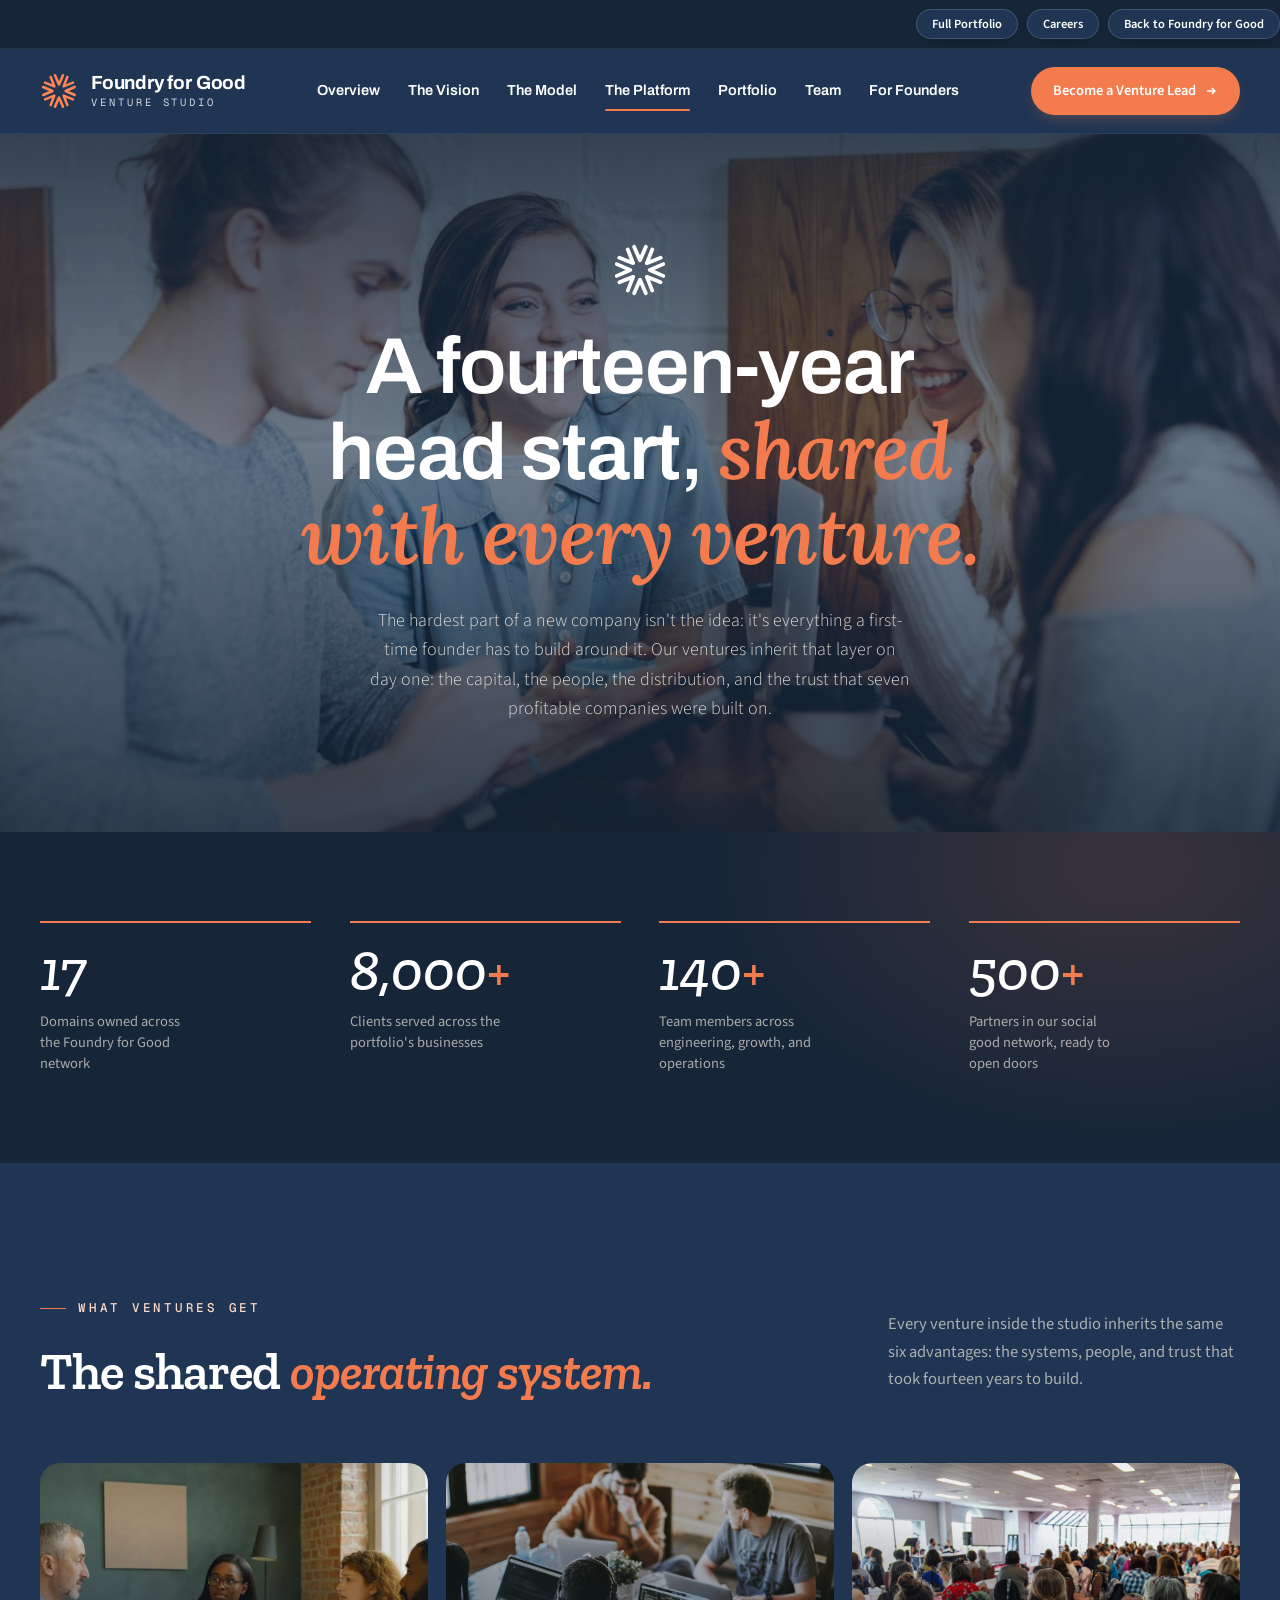
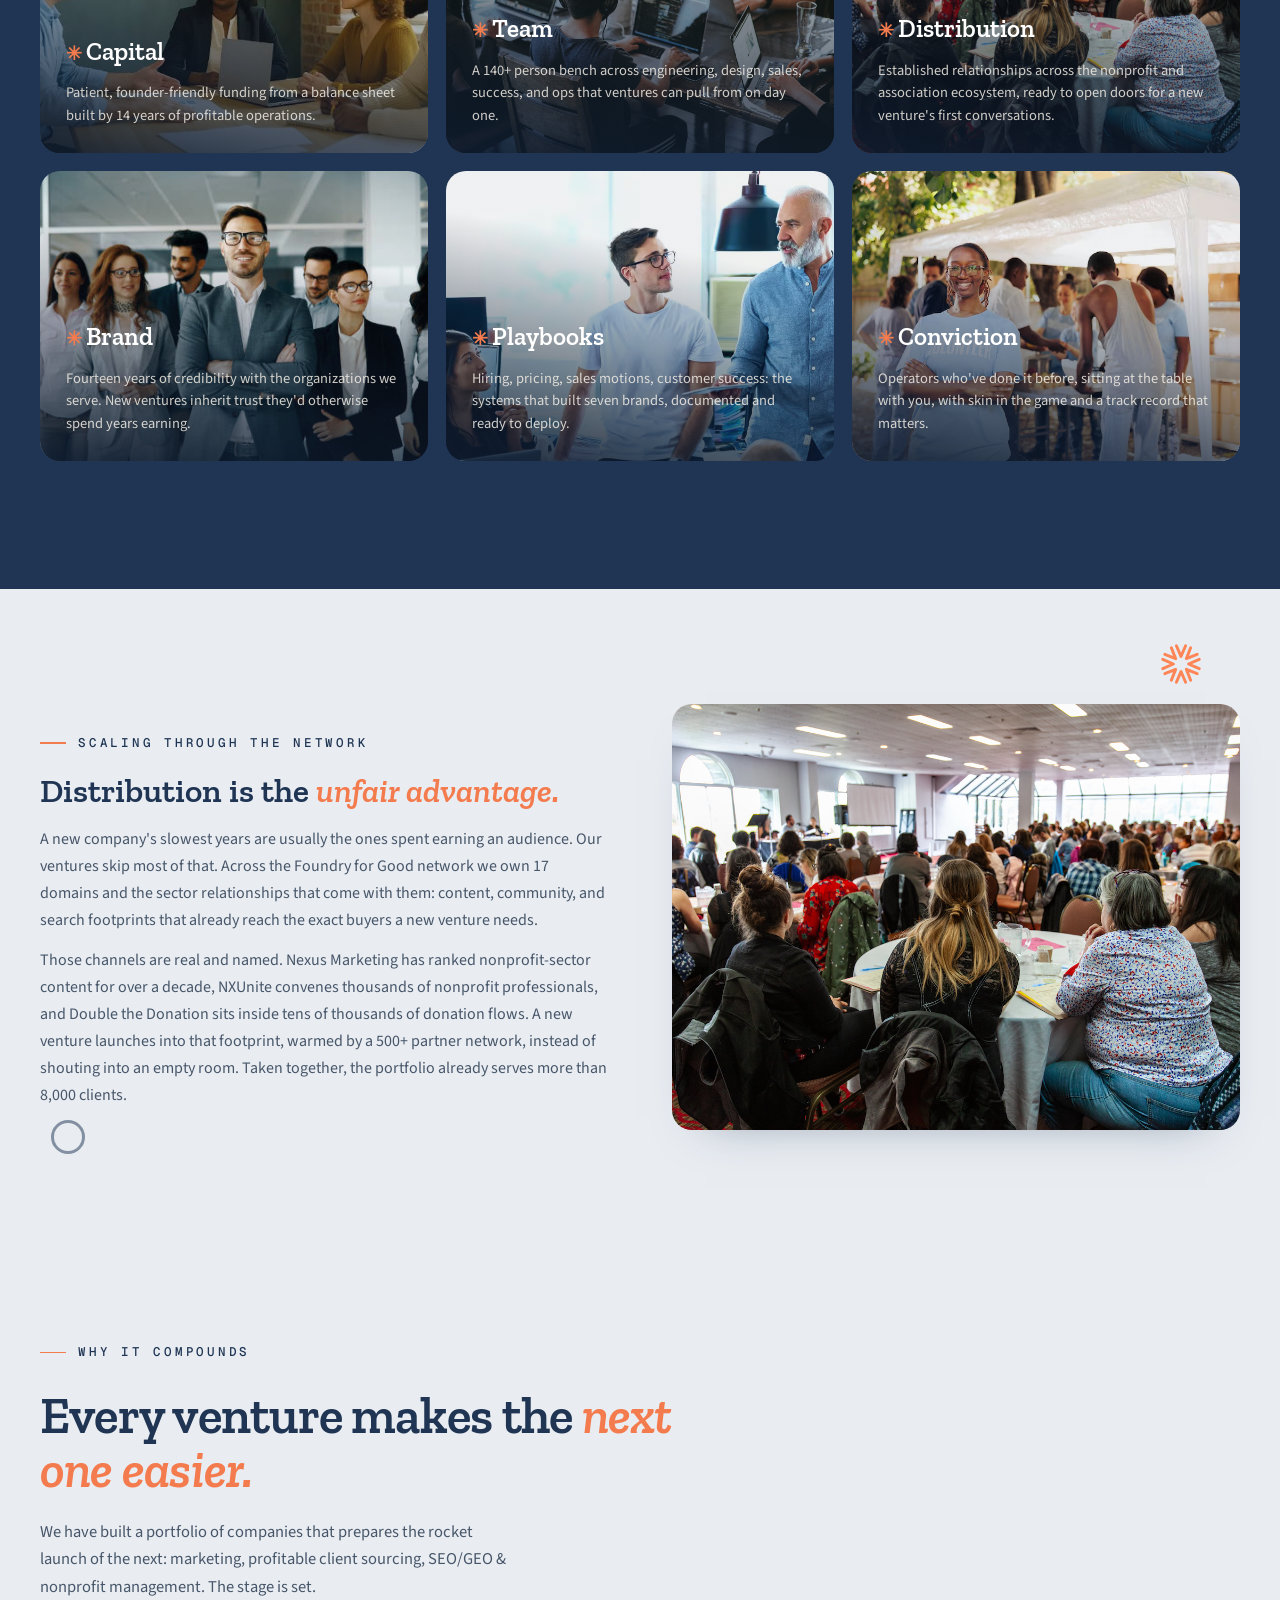
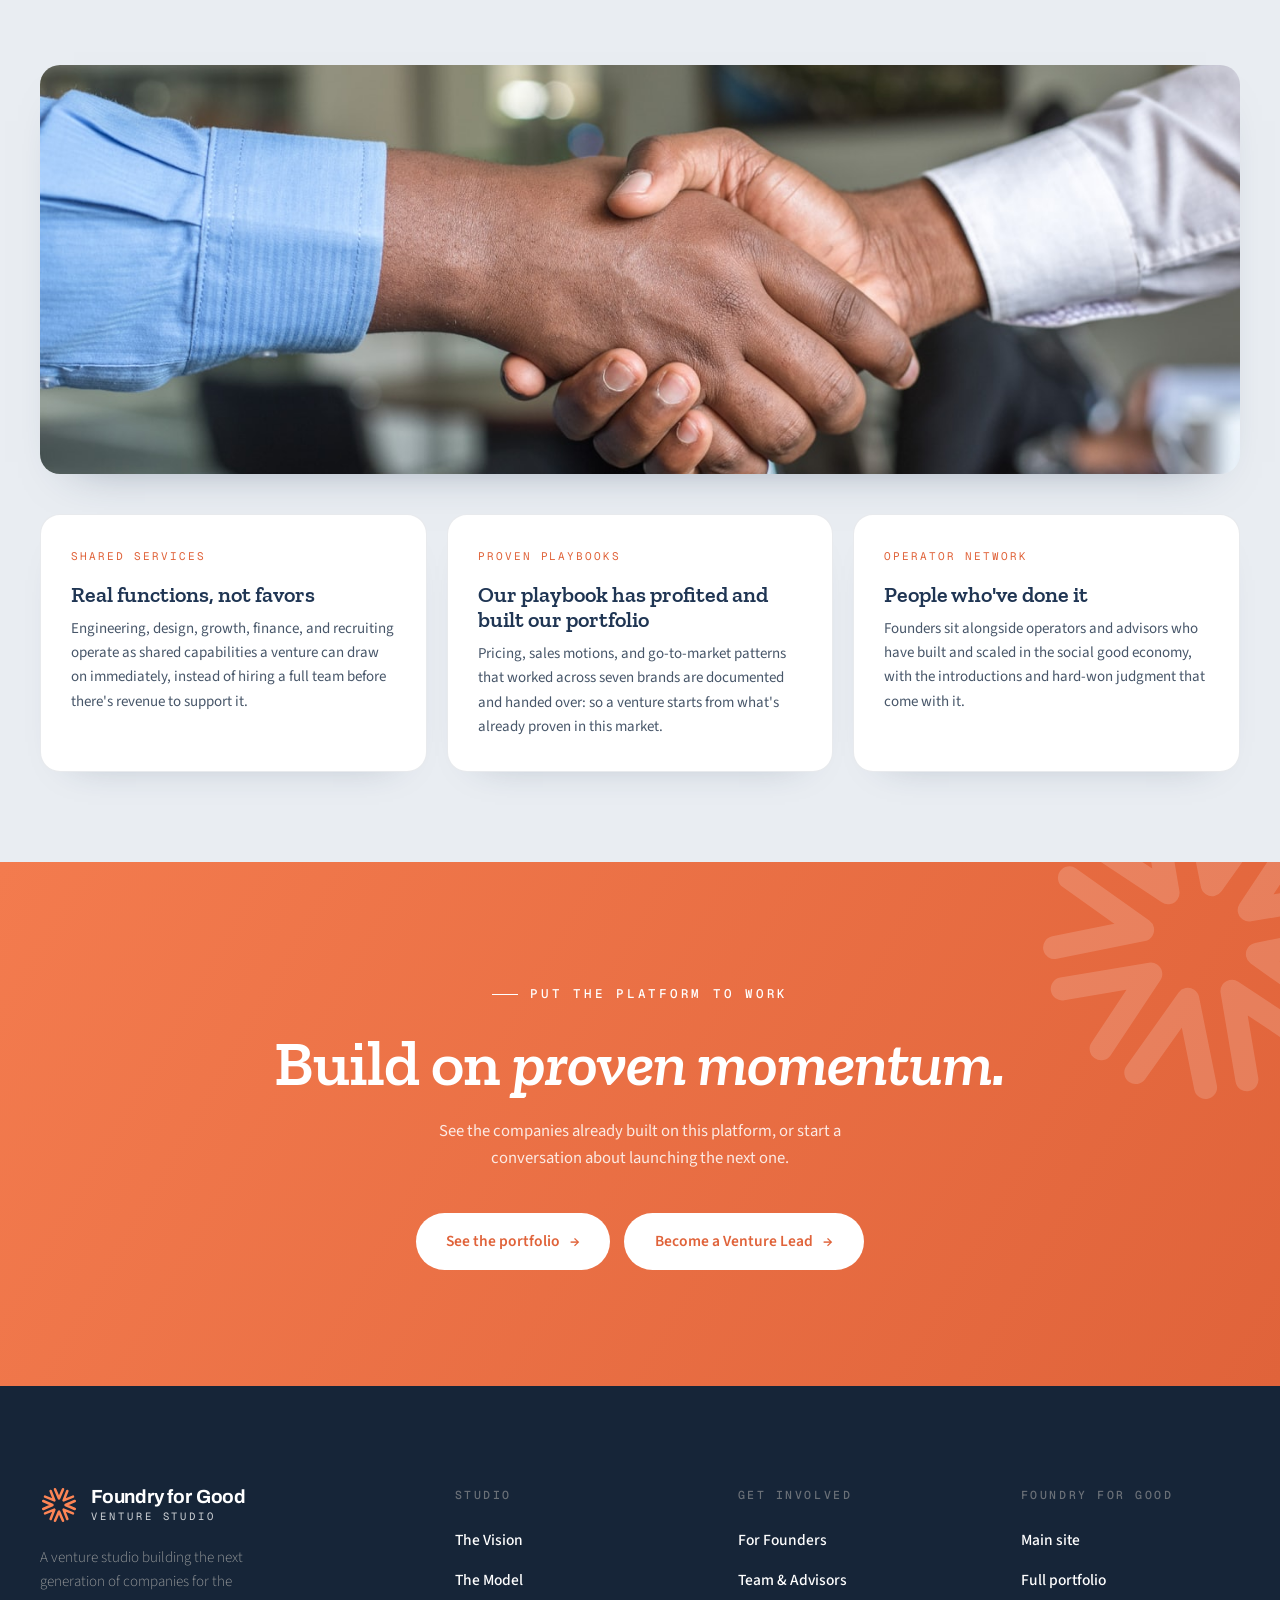
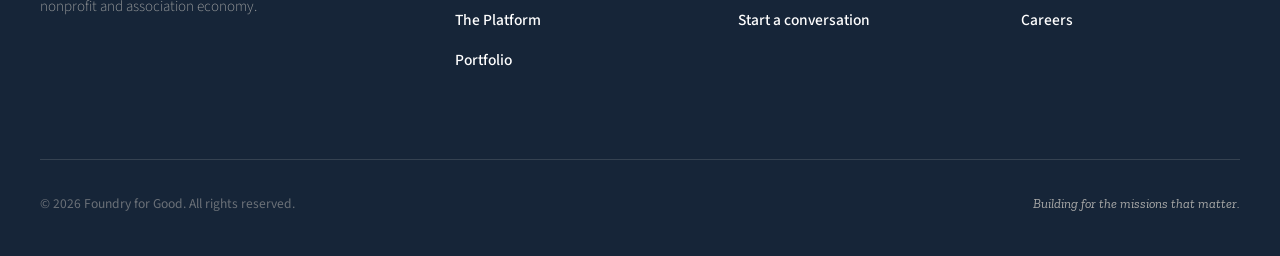
<file: ffg-lovable-port/platform.html>
<!DOCTYPE html>
<html lang="en">
<head>
<meta charset="UTF-8">
<meta name="viewport" content="width=device-width, initial-scale=1.0">
<title>The Platform: What Every Venture Gets | Foundry for Good Venture Studio</title>
<meta name="description" content="The shared operating system behind every Foundry for Good venture: patient capital, a 140-person team, distribution across a 17-domain network, brand, playbooks, and a 500+ partner network serving 8,000+ clients.">
<link rel="icon" href="assets/ffg-mark.png">
<link rel="preconnect" href="https://fonts.googleapis.com">
<link rel="preconnect" href="https://fonts.gstatic.com" crossorigin>
<link href="https://fonts.googleapis.com/css2?family=Zilla+Slab:ital,wght@0,400;0,500;0,600;0,700;1,400;1,500;1,600&family=Source+Sans+3:wght@300;400;500;600;700&family=Geist+Mono:wght@400;500&family=Archivo:wght@500;600;700;800&family=Lora:ital,wght@0,600;1,600&display=swap" rel="stylesheet">
<style>
/* ==========================================================================
   FFG VENTURE STUDIO — shared stylesheet (multi-page micro-site)
   Antler structure × Atomic restraint × FFG navy & orange
   ========================================================================== */
:root{
  --bg:#f2ede5; --bg-soft:#f7f3ec; --surface:#fff;
  --navy:#1f3553; --navy-deep:#162538; --ink:#0e1b2e;
  --orange:#f37b4e; --orange-deep:#e0633a; --orange-soft:#fcd9c8;
  --text:#1f3553; --text-body:#475669; --text-mute:#7f8b98;
  --cream-line:#1f35531a;
  --ink-line:rgba(242,237,229,.14);
  --font-display:"Zilla Slab", ui-serif, Georgia, serif;
  --font-caps:"Archivo", ui-sans-serif, sans-serif;
  --font:"Source Sans 3", ui-sans-serif, system-ui, sans-serif;
  --mono:"Geist Mono", ui-monospace, monospace;
  --r-md:14px; --r-lg:20px; --r-xl:28px;
}
*{margin:0;padding:0;box-sizing:border-box}
html{scroll-behavior:smooth}
body{font-family:var(--font);color:var(--text);background:var(--bg);line-height:1.65;font-size:16.5px;-webkit-font-smoothing:antialiased;overflow-x:hidden;transition:background-color .9s ease}
html{overflow-x:hidden}
::selection{background:var(--orange);color:#fff}
a{color:inherit}
img{display:block;max-width:100%}
.wrap{max-width:1360px;margin:0 auto;padding:0 40px}
@media(max-width:720px){.wrap{padding:0 22px}}

/* ---- shared type ---- */
.eyebrow{font-family:var(--mono);font-size:12.5px;font-weight:500;letter-spacing:.22em;text-transform:uppercase;display:inline-flex;align-items:center;gap:12px}
.eyebrow::before{content:"";width:26px;height:1.5px;background:var(--orange);flex:none}
.caps{font-family:var(--font-caps);font-weight:600;letter-spacing:-.015em;line-height:.98;text-transform:uppercase}
.slab-i{font-family:var(--font-display);font-style:italic;font-weight:500;text-transform:none;letter-spacing:-.01em}
.btn{display:inline-flex;align-items:center;gap:10px;font-family:var(--font);font-size:15.5px;font-weight:600;padding:15px 30px;border-radius:999px;text-decoration:none;transition:transform .18s ease,background .18s ease,box-shadow .18s ease,color .18s ease;white-space:nowrap;cursor:pointer;border:0}
.btn .arrow{transition:transform .18s ease}
.btn:hover .arrow{transform:translateX(3px)}
.btn-orange{background:var(--orange);color:#fff;box-shadow:0 10px 26px -12px rgba(243,123,78,.65)}
.btn-orange:hover{background:var(--orange-deep);transform:translateY(-1px)}
.btn-ghost-light{background:transparent;color:#fff;border:1px solid rgba(255,255,255,.32)}
.btn-ghost-light:hover{background:#fff;color:var(--navy)}
.btn-navy{background:var(--navy);color:#fff}
.btn-navy:hover{background:var(--navy-deep);transform:translateY(-1px)}
.btn-ghost-navy{background:transparent;color:var(--navy);border:1px solid rgba(31,53,83,.35)}
.btn-ghost-navy:hover{background:var(--navy);color:#fff}

/* ---- reveal system ---- */
.reveal,.reveal-left,.reveal-right{opacity:0;transition:opacity .7s cubic-bezier(.22,1,.36,1),transform .7s cubic-bezier(.22,1,.36,1)}
.reveal{transform:translateY(30px)}
.reveal-left{transform:translateX(-34px)}
.reveal-right{transform:translateX(34px)}
.reveal.visible,.reveal-left.visible,.reveal-right.visible{opacity:1;transform:none}
.d1{transition-delay:.1s}.d2{transition-delay:.2s}.d3{transition-delay:.3s}.d4{transition-delay:.4s}

/* ==========================================================================
   SECONDARY "RETURN TO FOUNDRY FOR GOOD" TOP BAR
   ========================================================================== */
.topbar{background:var(--navy-deep);border-bottom:1px solid #ffffff10;font-family:var(--font)}
.topbar-inner{display:flex;align-items:center;justify-content:space-between;gap:12px;min-height:48px;padding:8px 0}
.topbar-right{display:flex;align-items:center;gap:9px;flex-wrap:wrap;justify-content:flex-end}
.topbar .tb-btn{display:inline-flex;align-items:center;gap:6px;font-family:var(--font);font-size:12.5px;font-weight:600;line-height:1;padding:8px 15px;border-radius:999px;text-decoration:none;white-space:nowrap;transition:background .15s,color .15s,border-color .15s,transform .15s;border:1px solid rgba(255,255,255,.16);color:#fff;background:var(--navy);box-shadow:0 6px 16px -10px rgba(0,0,0,.7)}
.topbar .tb-btn:hover{background:#fff;color:var(--navy);border-color:#fff;transform:translateY(-1px)}
.topbar .tb-btn .ar{transition:transform .18s ease}
.topbar .tb-btn:hover .ar{transform:translateX(-3px)}
.topbar .tb-btn-orange{background:var(--orange);border-color:var(--orange);color:#fff;box-shadow:0 6px 16px -8px #f37b4e99}
.topbar .tb-btn-orange:hover{background:#fff;color:var(--orange-deep);border-color:#fff}
@media(max-width:720px){.topbar .tb-hide{display:none}}

/* ==========================================================================
   NAV — kept from the approved site, extended for multi-page tabs
   ========================================================================== */
.nav{z-index:120;background:var(--navy);border-bottom:1px solid #ffffff0f;transition:all .25s;position:sticky;top:0}
.nav.scrolled{-webkit-backdrop-filter:blur(16px) saturate(140%);backdrop-filter:blur(16px) saturate(140%);background:#16253aeb;border-bottom:1px solid #ffffff14}
.nav-inner{justify-content:space-between;align-items:center;height:84px;display:flex}
.brand{align-items:center;gap:13px;text-decoration:none;display:flex}
.brand-mark img{object-fit:contain;width:38px;height:38px}
.brand-stack{display:flex;flex-direction:column;line-height:1.1}
.b-name{font-family:var(--font-caps);color:#fff;font-size:19px;font-weight:700;letter-spacing:-.01em}
.b-sub{font-family:var(--mono);color:#ffffffcc;font-size:10.5px;letter-spacing:.28em;text-transform:uppercase;margin-top:3px}
.nav-links{align-items:center;gap:2px;display:flex}
.nav-links a{font-family:var(--font-caps);color:#fff;border-radius:8px;padding:8px 13px;font-size:14.5px;font-weight:600;text-decoration:none;transition:all .15s;position:relative}
.nav-links a:hover{color:var(--orange);background:#f37b4e1f}
.nav-links a.active{color:#fff}
.nav-links a.active::after{content:"";position:absolute;left:13px;right:13px;bottom:0;height:2px;background:var(--orange);border-radius:2px}
.nav-cta{background:var(--orange);color:#fff;white-space:nowrap;border-radius:999px;align-items:center;gap:8px;padding:12px 22px;font-size:14.5px;font-weight:600;text-decoration:none;transition:transform .15s,background .15s,box-shadow .15s;display:inline-flex;box-shadow:0 6px 18px -8px #f37b4e80}
.nav-cta:hover{background:var(--orange-deep);transform:translateY(-1px)}
.mobile-toggle{color:#fff;border:1px solid #fff3;background:transparent;border-radius:8px;padding:10px;display:none;cursor:pointer}
.mobile-menu{display:none;background:var(--navy);border-top:1px solid #ffffff14;padding:12px 20px 20px;flex-direction:column;gap:4px}
.mobile-menu.open{display:flex}
.mobile-menu a{color:#ffffffd9;padding:12px 14px;border-radius:8px;font-size:16px;font-weight:500;text-decoration:none}
.mobile-menu a.active{color:var(--orange)}
.mobile-menu a.mm-sub{padding-left:30px;font-size:14.5px;color:#ffffffb0}
.mobile-menu a.mm-sub::before{content:"— ";color:var(--orange);opacity:.7}
.mobile-menu a:hover{color:var(--orange);background:#f37b4e1f}
.mobile-menu .nav-cta{justify-content:center;margin-top:8px}
@media(max-width:1040px){.nav-links,.nav .nav-cta{display:none}.mobile-toggle{display:inline-flex}.mobile-menu .nav-cta{display:inline-flex}}

/* ==========================================================================
   HERO — original full-bleed video, kept for its wow (Overview page)
   ========================================================================== */
.hero{position:relative;min-height:92vh;display:flex;align-items:center;justify-content:center;text-align:center;color:#fff;overflow:hidden;padding:clamp(80px,10vh,140px) 0}
.hero-bg-video{position:absolute;inset:0;width:100%;height:100%;object-fit:cover}
.hero-overlay{position:absolute;inset:0;background:linear-gradient(180deg,rgba(22,37,56,.82) 0%,rgba(31,53,83,.55) 45%,rgba(22,37,56,.82) 100%)}
.hero-center{position:relative;z-index:2;max-width:940px;margin:0 auto}
.hero-mark{width:56px;height:56px;margin:0 auto 30px;filter:brightness(0) invert(1)}
.hero-h1{font-family:var(--font-caps);font-weight:600;letter-spacing:-.015em;line-height:1.04;font-size:clamp(48px,7vw,104px);color:#fff}
.hero-h1 .accent{color:var(--orange);font-family:'Lora',serif;font-style:italic;font-weight:600}
.hero-sub{color:#f2ede5e0;max-width:62ch;font-size:clamp(17px,1.35vw,20px);margin:30px auto 40px;font-weight:300}
.hero-ctas{display:flex;gap:14px;flex-wrap:wrap;justify-content:center}
.star-white{color:#fff}
.star-orange{color:var(--orange)}

/* ==========================================================================
   PAGE HERO — interior pages (no video), navy band
   ========================================================================== */
.page-hero{position:relative;background:var(--navy);color:#fff;overflow:hidden;padding:clamp(96px,13vh,168px) 0 clamp(64px,8vw,104px)}
.page-hero::before{content:"";position:absolute;inset:0;background-image:radial-gradient(rgba(255,255,255,.05) 1.3px,transparent 1.3px);background-size:26px 26px;-webkit-mask-image:radial-gradient(680px 560px at 82% 20%,#000 0%,transparent 72%);mask-image:radial-gradient(680px 560px at 82% 20%,#000 0%,transparent 72%)}
.page-hero::after{content:"";position:absolute;inset:0;background:radial-gradient(780px 520px at 92% 0%,rgba(243,123,78,.20),transparent 60%);pointer-events:none}
.page-hero .wrap{position:relative;z-index:2}
.page-hero .eyebrow{color:var(--orange-soft);margin-bottom:26px}
.page-hero h1{font-family:var(--font-display);font-weight:600;letter-spacing:-.015em;line-height:1.03;font-size:clamp(40px,5.6vw,80px);color:#fff;max-width:18ch}
.page-hero h1 em{font-style:italic;color:var(--orange)}
.page-hero .lede{color:#e8e2d8c2;font-weight:300;font-size:clamp(17px,1.4vw,21px);max-width:60ch;margin-top:26px}
.page-hero .ph-crumb{font-family:var(--mono);font-size:11.5px;letter-spacing:.14em;text-transform:uppercase;color:#e8e2d873;margin-bottom:22px}
.page-hero .ph-crumb a{color:#e8e2d873;text-decoration:none}
.page-hero .ph-crumb a:hover{color:var(--orange)}
/* image-backed variant — full-bleed photo behind, centered text in front, white mark on top */
.page-hero.ph-img{display:flex;align-items:center;justify-content:center;text-align:center;min-height:76vh;padding:clamp(90px,12vh,150px) 0}
.page-hero.ph-img::before,.page-hero.ph-img::after{display:none}
.page-hero.ph-img .ph-bg{position:absolute;inset:0;width:100%;height:100%;object-fit:cover}
.page-hero.ph-img .ph-overlay{position:absolute;inset:0;background:linear-gradient(180deg,rgba(22,37,56,.84) 0%,rgba(31,53,83,.55) 45%,rgba(22,37,56,.84) 100%)}
.page-hero.ph-img .wrap{max-width:1060px}
.page-hero.ph-img .hero-mark{width:56px;height:56px;margin:0 auto 28px;filter:brightness(0) invert(1)}
.page-hero.ph-img .eyebrow{justify-content:center}
.page-hero.ph-img h1{font-family:var(--font-caps);line-height:1.04;font-size:clamp(42px,6.2vw,92px);max-width:16ch;margin:0 auto}
.page-hero.ph-img h1 em{font-family:'Lora',serif;font-weight:600}
.page-hero.ph-img .lede{margin:26px auto 0;color:#f2ede5e0}
.page-hero.ph-img .hero-ctas{justify-content:center;margin-top:36px}

/* ==========================================================================
   STATS — "best place on the planet" analogue
   ========================================================================== */
.beststats{background:var(--navy-deep);color:#fff;position:relative;overflow:hidden;padding:clamp(90px,10vw,150px) 0}
.beststats .wrap{display:grid;grid-template-columns:1.15fr .85fr;gap:clamp(40px,6vw,90px);align-items:center;position:relative}
.beststats h2{font-family:var(--font-display);font-weight:600;letter-spacing:-.015em;line-height:1.1;font-size:clamp(32px,3.6vw,56px);color:#fff;max-width:20ch}
.beststats h2 em{font-style:italic;color:var(--orange)}
.beststats .lede{color:#e8e2d8b3;font-weight:300;font-size:clamp(16.5px,1.25vw,19px);max-width:54ch;margin-top:26px}
.statrow{display:flex;gap:clamp(24px,3vw,44px);margin-top:52px;flex-wrap:wrap}
.statcell{border-left:1.5px solid var(--ink-line);padding-left:clamp(16px,1.6vw,26px)}
.statcell .num{font-family:var(--font-display);font-style:italic;font-weight:500;font-size:clamp(38px,3.6vw,58px);line-height:1;color:#fff}
.statcell .num .suf{color:var(--orange);font-style:normal}
.statcell .lbl{font-size:14px;color:#e8e2d880;margin-top:10px;max-width:12ch;line-height:1.35}
.star-side{display:flex;align-items:center;justify-content:center;position:relative;perspective:900px}
.star-side::after{content:"";position:absolute;bottom:-9%;left:50%;transform:translateX(-50%);width:58%;height:40px;background:radial-gradient(50% 50% at 50% 50%,rgba(255,255,255,.22),transparent 72%);filter:blur(8px)}
.star3d{position:relative;width:clamp(220px,24vw,360px);aspect-ratio:1;transform-style:preserve-3d;animation:star-spin 22s linear infinite}
.star-side::before{content:"";position:absolute;inset:-8%;background:radial-gradient(42% 42% at 50% 50%,rgba(255,255,255,.16),transparent 72%);pointer-events:none}
.star3d img{position:absolute;inset:0;width:100%;height:100%;backface-visibility:visible;image-rendering:auto}
@keyframes star-spin{to{transform:rotateZ(360deg)}}
@media(max-width:980px){.beststats .wrap{grid-template-columns:1fr}.star-side{order:-1}.star3d{width:180px}}

/* ==========================================================================
   THESIS — FURTHER: for Good typographic moment
   ========================================================================== */
.thesis{padding:clamp(100px,12vw,180px) 0 clamp(70px,8vw,120px);text-align:left;background:transparent;position:relative;overflow:hidden}
.thesis::before{content:"";position:absolute;inset:0;background-image:radial-gradient(rgba(31,53,83,.10) 1.3px,transparent 1.3px);background-size:26px 26px;-webkit-mask-image:radial-gradient(700px 600px at 18% 30%,#000 0%,transparent 70%);mask-image:radial-gradient(700px 600px at 18% 30%,#000 0%,transparent 70%)}
.thesis::after{content:"";position:absolute;inset:0;background:radial-gradient(800px 620px at 92% 8%,rgba(243,123,78,.13),transparent 62%);pointer-events:none}
.thesis-ghost{position:absolute;right:-4vw;top:50%;transform:translateY(-58%);width:clamp(300px,30vw,480px);height:auto;filter:brightness(0);opacity:.06;pointer-events:none;will-change:transform}
.thesis .wrap{position:relative;z-index:2}
.thesis .eyebrow{color:var(--navy);margin-bottom:40px}
.thesis-h{font-size:clamp(64px,10.5vw,170px);line-height:.92;color:var(--navy)}
.thesis-h .slab-i{display:block;color:var(--orange);font-size:.62em;margin-top:.08em}
.thesis-h .slab-i::before{content:"—"}
.thesis p{max-width:62ch;font-size:clamp(17px,1.4vw,21px);color:var(--text-body);margin-top:44px}

/* ==========================================================================
   OUR WORK — Atomic-style photo carousel
   ========================================================================== */
.wstrip{background:transparent;padding:6px 0 clamp(70px,8vw,110px);position:relative}
.wstrip-controls{display:flex;justify-content:flex-end;gap:10px;margin-bottom:22px}
.wcarousel{display:flex;gap:22px;overflow-x:auto;scroll-behavior:auto;scrollbar-width:none;-ms-overflow-style:none;padding:6px calc(max(0px,(100% - 1360px)/2) + 40px) 10px}
.wcarousel::-webkit-scrollbar{display:none}
@media(max-width:720px){.wcarousel{padding-left:22px;padding-right:22px}}
.workhero{position:relative;background:url('assets/hero-team.jpg') center/cover no-repeat;padding:clamp(110px,14vw,200px) 0}
@media(min-width:980px){.workhero{background-attachment:fixed}}
.workhero::before{content:"";position:absolute;inset:0;background:linear-gradient(100deg,rgba(22,37,56,.9) 25%,rgba(22,37,56,.55) 100%)}
.workhero .wrap{position:relative;z-index:2}
.workhero .eyebrow{color:var(--orange-soft);margin-bottom:28px}
.work-statement{font-family:var(--font-display);font-weight:500;letter-spacing:-.01em;font-size:clamp(28px,3.2vw,48px);line-height:1.22;max-width:32ch;color:#fff}
.work-statement em{font-style:italic;color:var(--orange)}
.wcard{flex:0 0 clamp(300px,26vw,380px);scroll-snap-align:start;border-radius:var(--r-lg);overflow:hidden;text-decoration:none;position:relative;background:#fff;box-shadow:0 22px 46px -32px rgba(31,53,83,.45);transition:transform .35s cubic-bezier(.22,1,.36,1)}
.wcard:hover{transform:translateY(-8px)}
.wphoto{position:relative;height:clamp(320px,34vw,440px);overflow:hidden;background:linear-gradient(160deg,#fdf5ee,#f7e8dc)}
.wphoto img{width:100%;height:100%;object-fit:cover;transition:transform .7s cubic-bezier(.22,1,.36,1)}
.wcard:hover .wphoto img{transform:scale(1.06)}
.wphoto::after{content:"";position:absolute;inset:0;background:linear-gradient(195deg,rgba(22,37,56,0) 45%,rgba(22,37,56,.62) 100%)}
.wcat{position:absolute;top:16px;left:16px;z-index:2;font-family:var(--mono);font-size:10.5px;letter-spacing:.16em;text-transform:uppercase;color:#fff;background:rgba(22,37,56,.55);-webkit-backdrop-filter:blur(6px);backdrop-filter:blur(6px);padding:7px 13px;border-radius:999px}
.wlogo{position:absolute;left:16px;bottom:16px;z-index:2;background:#fff;border-radius:12px;padding:10px 16px;display:flex;align-items:center;box-shadow:0 10px 26px -12px rgba(0,0,0,.4)}
.wlogo img{height:28px;width:auto;max-width:170px;object-fit:contain}
.wfoot{padding:20px 22px 24px;display:flex;flex-direction:column;gap:12px}
.wfoot p{font-size:14.5px;color:var(--text-body);line-height:1.5}
.wfoot .wmetric{border-top:1px solid var(--cream-line);padding-top:12px;font-weight:700;font-size:13.5px;color:var(--navy)}

/* ==========================================================================
   SECTION HEAD pattern
   ========================================================================== */
.shead{margin-bottom:clamp(44px,5vw,72px)}
.shead .eyebrow{color:var(--navy);margin-bottom:26px}
.shead h2{font-family:var(--font-display);font-weight:600;letter-spacing:-.015em;font-size:clamp(32px,4vw,56px);line-height:1.06;max-width:22ch}
.shead h2 em{font-style:italic;color:var(--orange)}
.shead .lede{color:var(--text-body);font-size:clamp(16.5px,1.25vw,19px);max-width:60ch;margin-top:22px}
.shead.split{display:flex;align-items:flex-end;justify-content:space-between;gap:44px;flex-wrap:wrap}
.shead.split .lede{margin-top:0;margin-bottom:6px;max-width:44ch}

/* ==========================================================================
   APPROACH — 4 phases, staggered
   ========================================================================== */
.approach{padding:clamp(90px,10vw,150px) 0;background:transparent;position:relative}
.stack{display:grid;gap:24px}
.spanel{position:sticky;background:#fff;border-radius:var(--r-xl);box-shadow:0 -20px 50px -38px rgba(31,53,83,.55);display:grid;grid-template-columns:1.05fr .95fr;overflow:hidden;min-height:400px}
.spanel:nth-child(1){top:104px}
.spanel:nth-child(2){top:126px}
.spanel:nth-child(3){top:148px}
.spanel:nth-child(4){top:170px}
.spanel-body{padding:clamp(30px,4.5vw,60px);display:flex;flex-direction:column;justify-content:center}
.snum{font-family:var(--font-display);font-style:italic;font-weight:500;font-size:clamp(46px,5vw,74px);color:var(--orange);line-height:1;margin-bottom:18px}
.spanel h3{font-family:var(--font-display);font-size:clamp(26px,2.6vw,38px);font-weight:600;color:var(--navy);margin-bottom:14px}
.spanel p{font-size:16px;color:var(--text-body);max-width:46ch}
.spanel-img{position:relative;overflow:hidden;min-height:280px}
.spanel-img img{position:absolute;inset:0;width:100%;height:100%;object-fit:cover}
.spanel.dark{background:var(--navy-deep)}
.spanel.dark h3{color:#fff}
.spanel.dark p{color:#e8e2d8b3}
@media(max-width:860px){.spanel{grid-template-columns:1fr}.spanel-img{order:-1;min-height:200px}}

/* ==========================================================================
   PEOPLE — kept verbatim from the approved site
   ========================================================================== */
.people{padding:clamp(20px,3vw,40px) 0 clamp(90px,10vw,150px);background:transparent;position:relative;overflow:hidden}
.systems-team-section{margin-top:56px}
.systems-team-intro{margin-bottom:36px}
.systems-team-intro h3{font-family:var(--font-display);letter-spacing:-.01em;max-width:16ch;font-size:clamp(28px,3vw,42px);font-weight:500;line-height:1.08}
.systems-team-intro h3 .intro-blue{color:var(--navy)}
.systems-team-intro h3 .intro-orange{color:var(--orange)}
.systems-team-grid{grid-template-columns:repeat(3,minmax(0,1fr));gap:40px 28px;display:grid}
.systems-team-card{min-width:0}
.systems-team-photo-wrap{aspect-ratio:1;background:var(--surface);margin-bottom:18px;overflow:hidden;box-shadow:0 16px 34px -28px #1f355359;border-radius:var(--r-md)}
.systems-team-photo{object-fit:cover;width:100%;height:100%;display:block}
.systems-team-meta h4{font-family:var(--font-display);letter-spacing:-.01em;color:var(--navy);margin:0 0 6px;font-size:20px;font-weight:600;line-height:1.12}
.systems-team-role-row{flex-wrap:wrap;align-items:center;gap:8px 10px;display:flex}
.systems-team-role-row p{color:var(--orange);font-size:15px;font-weight:500;line-height:1.35}
.systems-team-badge{background:var(--orange);color:#fff;letter-spacing:.06em;text-transform:uppercase;border-radius:999px;justify-content:center;align-items:center;padding:4px 10px;font-size:10px;font-weight:700;line-height:1;display:inline-flex}
.systems-team-badge.badge-advisor{background:var(--navy);color:#fff}
.systems-team-badge.badge-partner{background:var(--orange);color:#fff}
.systems-team-badge.badge-operations{background:var(--orange-soft);color:var(--orange-deep)}
@media(max-width:980px){.systems-team-grid{grid-template-columns:repeat(2,minmax(0,1fr))}}
@media(max-width:580px){.systems-team-grid{grid-template-columns:1fr;gap:28px}}

/* ==========================================================================
   PORTFOLIO — Atomic carousel analogue
   ========================================================================== */
.portfolio{padding:clamp(90px,10vw,150px) 0;background:transparent;border-top:1px solid var(--cream-line);position:relative;overflow:hidden}
.car-controls{display:flex;gap:10px}
.car-btn{width:46px;height:46px;border-radius:50%;border:1px solid rgba(31,53,83,.3);background:transparent;color:var(--navy);font-size:18px;cursor:pointer;transition:all .2s;display:inline-flex;align-items:center;justify-content:center}
.car-btn:hover{background:var(--navy);color:#fff}
.pf-head{display:flex;align-items:flex-end;justify-content:space-between;gap:44px;flex-wrap:wrap;margin-bottom:30px}
.pf-head .eyebrow{color:var(--navy);margin-bottom:24px}
.pf-title{font-family:var(--font-caps);font-weight:600;text-transform:uppercase;letter-spacing:-.01em;font-size:clamp(36px,4.4vw,64px);line-height:.98;color:var(--navy)}
.pf-title .slab-i{display:block;text-transform:none;color:var(--orange);font-size:.88em;margin-top:.1em}
.pf-title .slab-i::before{content:"—"}
.pf-head .lede{max-width:42ch;margin-bottom:8px}
.pf-rule{border:0;border-top:1.5px solid var(--navy);margin:0 0 14px}
.pf-meta{display:flex;justify-content:space-between;gap:20px;flex-wrap:wrap;font-family:var(--mono);font-size:11px;letter-spacing:.1em;text-transform:uppercase;color:var(--text-mute);margin-bottom:36px}
.pf-grid{display:grid;grid-template-columns:repeat(4,1fr);gap:18px}
.tile{background:#fff;border:1px solid rgba(31,53,83,.18);border-radius:var(--r-md);padding:18px 18px 22px;display:flex;flex-direction:column;text-decoration:none;transition:transform .3s cubic-bezier(.22,1,.36,1),box-shadow .3s ease}
.tile:hover{transform:translateY(-6px);box-shadow:0 24px 44px -30px rgba(31,53,83,.45)}
.tile-logo{border:1px solid rgba(31,53,83,.14);border-radius:10px;height:110px;display:flex;align-items:center;justify-content:center;margin-bottom:16px;background:var(--bg-soft)}
.tile-logo img{max-height:44px;max-width:70%;object-fit:contain}
.tile-top{display:flex;justify-content:space-between;align-items:center;margin-bottom:10px}
.tile-num{font-family:var(--mono);font-size:11px;color:var(--text-mute)}
.tile-cat{font-family:var(--mono);font-size:9.5px;letter-spacing:.12em;text-transform:uppercase;color:var(--orange-deep);border:1px solid rgba(224,99,58,.45);border-radius:999px;padding:4px 10px;white-space:nowrap}
.tile h3{font-family:var(--font-display);font-size:20px;font-weight:600;color:var(--navy);margin-bottom:8px}
.tile p{font-size:13.5px;color:var(--text-body);line-height:1.55;margin-bottom:16px}
.tile-metric{margin-top:auto;display:flex;align-items:flex-end;justify-content:space-between;gap:12px;border-top:1px solid var(--cream-line);padding-top:14px}
.tile-metric .val{font-family:var(--font-display);font-style:italic;font-weight:500;font-size:clamp(20px,1.7vw,26px);color:var(--orange-deep);line-height:1.05;display:block}
.tile-metric .lab{font-family:var(--mono);font-size:9px;letter-spacing:.12em;text-transform:uppercase;color:var(--text-mute);display:block;margin-top:5px}
.tile-visit{flex:none;font-size:12.5px;font-weight:700;color:var(--navy);border:1px solid rgba(31,53,83,.3);border-radius:999px;padding:7px 14px;transition:all .2s;white-space:nowrap}
.tile:hover .tile-visit{background:var(--navy);color:#fff}
.tile.next-tile{border:1.5px dashed rgba(224,99,58,.6);background:transparent;align-items:center;justify-content:center;text-align:center;padding:30px 22px}
.tile.next-tile .tile-chip{font-family:var(--mono);font-size:10px;letter-spacing:.14em;text-transform:uppercase;color:var(--orange-deep);border:1px solid rgba(224,99,58,.45);border-radius:999px;padding:5px 12px;margin-bottom:16px}
.tile.next-tile h3{font-size:23px}
.tile.next-tile h3::after{content:" →"}
.tile.next-tile p{margin-bottom:20px}
.tile.next-tile .btn{padding:10px 20px;font-size:13.5px}
@media(max-width:1080px){.pf-grid{grid-template-columns:1fr 1fr}}
@media(max-width:580px){.pf-grid{grid-template-columns:1fr}}

/* ==========================================================================
   OPERATING SYSTEM — six advantages, photo bento (dark)
   ========================================================================== */
.os{background:var(--navy);color:#fff;padding:clamp(90px,10vw,150px) 0}
.os .shead .eyebrow,.os .shead h2{color:#fff}
.os .shead .lede{color:#e8e2d8b3}
.os-grid{display:grid;grid-template-columns:repeat(3,1fr);gap:18px}
.os-cell{position:relative;border-radius:var(--r-lg);overflow:hidden;min-height:290px;display:flex;flex-direction:column;justify-content:flex-end;padding:26px;text-decoration:none}
.os-cell .bgimg{position:absolute;inset:0;background-size:cover;background-position:center;transition:transform .6s cubic-bezier(.22,1,.36,1)}
.os-cell:hover .bgimg{transform:scale(1.05)}
.os-cell::after{content:"";position:absolute;inset:0;background:linear-gradient(190deg,rgba(22,37,56,.06) 30%,rgba(14,27,46,.92) 100%)}
.os-cell h3{position:relative;z-index:2;font-family:var(--font-display);font-size:25px;font-weight:600;margin-bottom:10px;color:#fff}
.os-cell h3::before{content:"✳ ";color:var(--orange);font-size:.75em}
.os-cell p{position:relative;z-index:2;font-size:14.5px;color:#f2ede5d9;line-height:1.55}
@media(max-width:980px){.os-grid{grid-template-columns:1fr 1fr}}
@media(max-width:620px){.os-grid{grid-template-columns:1fr}}

/* ==========================================================================
   STUDIO + STRUCTURE
   ========================================================================== */
.studio{padding:clamp(90px,10vw,150px) 0;background:transparent;position:relative;overflow:hidden}
.studio-cols{display:grid;grid-template-columns:1fr 1fr;gap:26px;margin-bottom:clamp(56px,6vw,84px)}
.studio-card{background:#fff;border-radius:var(--r-lg);overflow:hidden;box-shadow:0 18px 40px -30px rgba(31,53,83,.35)}
.studio-card .simg{height:220px;overflow:hidden}
.studio-card .simg img{width:100%;height:100%;object-fit:cover;transition:transform .6s cubic-bezier(.22,1,.36,1)}
.studio-card:hover .simg img{transform:scale(1.05)}
.studio-card .sbody{padding:30px 32px 34px}
.studio-card h3{font-family:var(--font-display);font-size:26px;font-weight:600;color:var(--navy);margin-bottom:12px}
.studio-card p{font-size:15.5px;color:var(--text-body)}
.chips{display:flex;flex-wrap:wrap;gap:10px;margin-top:20px}
.chip{font-family:var(--mono);font-size:12px;letter-spacing:.06em;border:1.5px solid var(--navy);color:var(--navy);border-radius:999px;padding:8px 18px;font-weight:500}
@media(max-width:860px){.studio-cols{grid-template-columns:1fr}}
/* offers */
.offers{display:grid;grid-template-columns:repeat(3,1fr);gap:22px;margin-bottom:clamp(56px,6vw,84px)}
.offer{background:var(--navy);color:#fff;border-radius:var(--r-lg);padding:34px 32px 38px;position:relative;overflow:hidden}
.offer::after{content:"✳";position:absolute;right:-18px;bottom:-34px;font-size:120px;color:rgba(243,123,78,.18);line-height:1;animation:spin-slow 32s linear infinite}
.offer .ocat{font-family:var(--mono);font-size:11px;letter-spacing:.2em;text-transform:uppercase;color:var(--orange);margin-bottom:20px}
.offer .oval{font-family:var(--font-display);font-style:italic;font-weight:500;font-size:clamp(28px,2.4vw,38px);line-height:1.1;margin-bottom:14px}
.offer p{font-size:14.5px;color:#e8e2d8b3;position:relative;z-index:2}
@media(max-width:860px){.offers{grid-template-columns:1fr}}
/* advantage */
.advantage{display:grid;grid-template-columns:1fr 1fr;gap:clamp(36px,5vw,80px);align-items:start;border-top:1px solid var(--cream-line);padding-top:clamp(44px,5vw,64px)}
.advantage h3{font-family:var(--font-display);font-size:clamp(28px,3vw,42px);font-weight:600;color:var(--navy);line-height:1.08}
.advantage h3 em{font-style:italic;color:var(--orange)}
.advantage .adv-lede{font-size:16.5px;color:var(--text-body);margin-top:16px}
.advantage ul{list-style:none}
.advantage li{display:flex;gap:16px;align-items:baseline;font-size:17px;font-weight:600;color:var(--navy);padding:18px 0;border-bottom:1px solid var(--cream-line)}
.advantage li::before{content:"→";color:var(--orange);font-weight:700;flex:none}
@media(max-width:860px){.advantage{grid-template-columns:1fr}}

/* ==========================================================================
   QUOTES — Antler last-page analogue
   ========================================================================== */
.quotes{background:var(--navy-deep);color:#fff;padding:clamp(100px,11vw,170px) 0;text-align:center;position:relative;overflow:hidden}
.quotes::before{content:"";position:absolute;inset:0;background:radial-gradient(900px 500px at 50% 120%,rgba(243,123,78,.14),transparent 65%)}
.quotes .eyebrow{color:var(--orange-soft);justify-content:center;margin-bottom:44px}
.quotes .eyebrow::before{display:none}
.qslide{max-width:980px;margin:0 auto;position:relative;min-height:270px}
.qtext{font-family:var(--font-display);font-weight:500;font-size:clamp(24px,3vw,42px);line-height:1.3;letter-spacing:-.01em;position:absolute;inset:0;opacity:0;transform:translateY(16px);transition:opacity .5s ease,transform .5s ease;pointer-events:none}
.qtext.active{opacity:1;transform:none;position:relative;pointer-events:auto}
.qtext .qmark{color:var(--orange);font-style:italic}
.qcase{font-family:var(--font);font-size:15px;color:#e8e2d899;max-width:64ch;margin:26px auto 0;font-weight:300;line-height:1.6}
.qbrand{display:inline-flex;align-items:center;justify-content:center;background:#fff;border-radius:12px;padding:14px 24px;margin-top:26px;box-shadow:0 14px 30px -18px rgba(0,0,0,.5)}
.qbrand img{height:34px;width:auto;display:block}
.qwho{display:flex;justify-content:center;gap:clamp(24px,5vw,70px);margin-top:54px;flex-wrap:wrap}
.qtab{background:transparent;border:0;cursor:pointer;display:flex;align-items:center;gap:14px;padding:14px 6px;color:#fff;opacity:.45;transition:opacity .25s;border-bottom:2px solid transparent;font-family:var(--font)}
.qtab.active{opacity:1;border-bottom-color:var(--orange)}
.qtab img{width:52px;height:52px;object-fit:cover;border-radius:50%;border:2px solid rgba(243,123,78,.6)}
.qtab .qname{text-align:left;line-height:1.25}
.qtab .qname strong{display:block;font-size:15.5px;font-weight:700}
.qtab .qname span{font-size:13px;color:#e8e2d899}

/* ==========================================================================
   COHORT CTA + PARTNER
   ========================================================================== */
.cohort{background:linear-gradient(120deg,var(--orange) 0%,var(--orange-deep) 100%);color:#fff;padding:clamp(80px,9vw,130px) 0;text-align:center;position:relative;overflow:hidden}
.cohort-star{position:absolute;right:-90px;top:-90px;width:340px;height:340px;filter:brightness(0) invert(1);opacity:.16;transform:rotate(12deg);pointer-events:none}
.cohort .eyebrow{color:#fff;justify-content:center;margin-bottom:26px}
.cohort .eyebrow::before{background:#fff}
.cohort h2{font-family:var(--font-display);font-size:clamp(38px,5vw,72px);font-weight:600;letter-spacing:-.015em;line-height:1.02;margin-bottom:22px}
.cohort h2 em{font-style:italic}
.cohort p{max-width:56ch;margin:0 auto 40px;font-size:clamp(16.5px,1.3vw,19px);color:#fff2}
.cohort p{color:#ffffffd9}
.cohort .btn{background:#fff;color:var(--orange-deep)}
.cohort .btn:hover{background:var(--navy);color:#fff}
.partner{background:transparent;padding:clamp(90px,10vw,150px) 0;text-align:center;position:relative;overflow:hidden}
.partner h2{font-family:var(--font-display);font-weight:600;letter-spacing:-.015em;font-size:clamp(34px,4.6vw,64px);line-height:1.05;max-width:20ch;margin:26px auto 26px;color:var(--navy)}
.partner h2 em{font-style:italic;color:var(--orange)}
.partner .lede{max-width:66ch;margin:0 auto 44px;color:var(--text-body);font-size:clamp(16.5px,1.3vw,19px)}
.partner-ctas{display:flex;gap:14px;justify-content:center;flex-wrap:wrap}

/* ==========================================================================
   RICH CONTENT — informative blocks (Digital Tabby analogue)
   ========================================================================== */
.rich{padding:clamp(76px,9vw,130px) 0;position:relative;overflow:hidden}
.rich.tight{padding:clamp(56px,7vw,96px) 0}
.prose{max-width:70ch}
.prose.center{margin:0 auto;text-align:center}
.prose p{font-size:clamp(16.5px,1.25vw,19px);color:var(--text-body);margin-top:22px;line-height:1.7}
.prose p:first-child{margin-top:0}
.prose .lead{font-family:var(--font-display);font-weight:500;font-size:clamp(21px,2vw,28px);line-height:1.4;color:var(--navy)}
.prose h3{font-family:var(--font-display);font-weight:600;font-size:clamp(24px,2.4vw,34px);color:var(--navy);margin-top:44px;line-height:1.12}
.prose h3 em{font-style:italic;color:var(--orange)}
.prose a.inline{color:var(--orange-deep);text-decoration:underline;text-underline-offset:3px;text-decoration-thickness:1.5px;font-weight:600}
.prose a.inline:hover{color:var(--orange)}

/* two-column feature rows */
.frow{display:grid;grid-template-columns:1fr 1fr;gap:clamp(36px,5vw,80px);align-items:center}
.frow + .frow{margin-top:clamp(56px,6vw,90px)}
.frow.flip .frow-media{order:2}
.frow-media{border-radius:var(--r-lg);overflow:hidden;box-shadow:0 22px 46px -34px rgba(31,53,83,.5);background:var(--bg-soft)}
.frow-media img{width:100%;height:100%;object-fit:cover;display:block;aspect-ratio:4/3}
.frow-body h3{font-family:var(--font-display);font-weight:600;font-size:clamp(24px,2.6vw,38px);color:var(--navy);line-height:1.1;margin-bottom:16px}
.frow-body h3 em{font-style:italic;color:var(--orange)}
.frow-body p{font-size:clamp(16px,1.2vw,18px);color:var(--text-body);line-height:1.68;margin-top:14px}
.frow-body p:first-of-type{margin-top:0}
@media(max-width:860px){.frow{grid-template-columns:1fr;gap:28px}.frow.flip .frow-media{order:0}}

/* numbered steps */
.steps{display:grid;gap:16px}
.step{display:grid;grid-template-columns:auto 1fr;gap:24px;align-items:start;background:#fff;border:1px solid var(--cream-line);border-radius:var(--r-lg);padding:28px 30px}
.step .step-n{font-family:var(--font-display);font-style:italic;font-weight:500;font-size:clamp(30px,3vw,44px);color:var(--orange);line-height:1}
.step h3{font-family:var(--font-display);font-weight:600;font-size:clamp(19px,1.8vw,24px);color:var(--navy);margin-bottom:8px}
.step p{font-size:15.5px;color:var(--text-body);line-height:1.62;max-width:64ch}
@media(max-width:560px){.step{grid-template-columns:1fr;gap:8px;padding:22px 22px}}

/* big legitimacy number strip */
.factstrip{background:var(--navy-deep);color:#fff;padding:clamp(64px,7vw,104px) 0;position:relative;overflow:hidden}
.factstrip::after{content:"";position:absolute;inset:0;background:radial-gradient(700px 460px at 88% 10%,rgba(243,123,78,.16),transparent 62%);pointer-events:none}
.factstrip .wrap{position:relative;z-index:2}
.factgrid{display:grid;grid-template-columns:repeat(4,1fr);gap:clamp(20px,3vw,40px)}
.factcell{border-top:2px solid var(--orange);padding-top:20px}
.factcell .fv{font-family:var(--font-display);font-style:italic;font-weight:500;font-size:clamp(40px,4.4vw,68px);line-height:.98;color:#fff}
.factcell .fv .suf{color:var(--orange);font-style:normal}
.factcell .fl{font-size:14.5px;color:#e8e2d8b3;margin-top:12px;line-height:1.45;max-width:22ch}
@media(max-width:860px){.factgrid{grid-template-columns:1fr 1fr;gap:34px 24px}}
@media(max-width:460px){.factgrid{grid-template-columns:1fr}}

/* card grid (definition / value cards) */
.cardgrid{display:grid;grid-template-columns:repeat(3,1fr);gap:20px}
.cardgrid.two{grid-template-columns:repeat(2,1fr)}
.dcard{background:#fff;border:1px solid var(--cream-line);border-radius:var(--r-lg);padding:32px 30px;box-shadow:0 18px 40px -34px rgba(31,53,83,.4)}
.dcard .dc-k{font-family:var(--mono);font-size:11px;letter-spacing:.18em;text-transform:uppercase;color:var(--orange-deep);margin-bottom:16px}
.dcard h3{font-family:var(--font-display);font-weight:600;font-size:22px;color:var(--navy);margin-bottom:10px;line-height:1.15}
.dcard p{font-size:15px;color:var(--text-body);line-height:1.62}
@media(max-width:920px){.cardgrid,.cardgrid.two{grid-template-columns:1fr}}

/* FAQ */
.faq{display:grid;gap:12px;max-width:900px}
.faq-item{background:#fff;border:1px solid var(--cream-line);border-radius:var(--r-md);overflow:hidden}
.faq-q{width:100%;text-align:left;background:transparent;border:0;cursor:pointer;padding:24px 26px;display:flex;align-items:center;justify-content:space-between;gap:20px;font-family:var(--font-display);font-weight:600;font-size:clamp(17px,1.5vw,21px);color:var(--navy)}
.faq-q .fq-ic{flex:none;color:var(--orange);font-size:24px;line-height:1;transition:transform .25s ease}
.faq-item.open .faq-q .fq-ic{transform:rotate(45deg)}
.faq-a{max-height:0;overflow:hidden;transition:max-height .3s ease}
.faq-a p{padding:0 26px 24px;font-size:16px;color:var(--text-body);line-height:1.7;max-width:70ch}
.faq-item.open .faq-a{max-height:420px}

/* logo wall — all portfolio brands blended into one composition */
.logowall{display:grid;grid-template-columns:repeat(2,1fr);gap:12px}
.logowall .lw{background:#fff;border-radius:14px;min-height:80px;display:flex;align-items:center;justify-content:center;padding:12px 18px;box-shadow:0 18px 40px -26px rgba(0,0,0,.6)}
.logowall .lw img{max-height:34px;max-width:82%;width:auto;object-fit:contain}
.logowall .lw-studio{background:#14171c}
.logowall .lw-studio img{height:42px;filter:brightness(0) invert(1)}

/* ==========================================================================
   ZEFFY-STYLE FLOATING DECORATIONS
   ========================================================================== */
.deco{position:absolute;pointer-events:none;z-index:1}
img.deco-star{width:44px;height:44px;animation:bob 7s ease-in-out infinite alternate,spin-slow 46s linear infinite}
img.deco-star.sm{width:28px;height:28px;animation-duration:5.5s,38s}
img.deco-star.ghosted{filter:brightness(0);opacity:.08;width:90px;height:90px}
.deco-ring{width:34px;height:34px;border:3.5px solid var(--orange);border-radius:50%;animation:bob 6s ease-in-out infinite alternate}
.deco-ring.navy{border-color:var(--navy);opacity:.5}
.deco-dot{width:12px;height:12px;background:var(--orange);border-radius:50%;animation:bob 5s ease-in-out infinite alternate}
.deco-dot.navy{background:var(--navy);opacity:.45}
.deco-dot.lg{width:20px;height:20px}
@keyframes bob{from{translate:0 -12px}to{translate:0 14px}}
@keyframes spin-slow{to{rotate:360deg}}
.squiggle{background:url("data:image/svg+xml,%3Csvg xmlns='http://www.w3.org/2000/svg' width='120' height='9' viewBox='0 0 120 9'%3E%3Cpath d='M0 6 Q 15 1 30 6 T 60 6 T 90 6 T 120 6' fill='none' stroke='%23f37b4e' stroke-width='3.5' stroke-linecap='round'/%3E%3C/svg%3E") repeat-x left bottom/120px 9px;padding-bottom:14px;animation:squig 8s linear infinite}
@keyframes squig{to{background-position-x:120px}}
@media(prefers-reduced-motion:reduce){.deco,.star3d,.offer::after,.squiggle,.thesis-ghost{animation:none!important}.wcarousel{scroll-behavior:auto}}

/* ==========================================================================
   FOOTER
   ========================================================================== */
footer{background:var(--navy-deep);color:#fff;padding:clamp(70px,8vw,100px) 0 40px}
.foot-grid{display:grid;grid-template-columns:1.6fr 1fr 1fr 1fr;gap:clamp(36px,5vw,72px);padding-bottom:clamp(50px,6vw,72px);border-bottom:1px solid var(--ink-line)}
.foot-brand .brand{margin-bottom:22px}
.foot-brand p{font-size:15px;color:#e8e2d899;max-width:34ch;font-weight:300}
.foot-col h4{font-family:var(--mono);font-size:11.5px;letter-spacing:.22em;text-transform:uppercase;color:#e8e2d866;margin-bottom:22px;font-weight:500}
.foot-col ul{list-style:none}
.foot-col li{margin-bottom:13px}
.foot-col a{font-size:15.5px;font-weight:500;text-decoration:none;color:#fff;transition:color .2s}
.foot-col a:hover{color:var(--orange)}
.foot-bottom{display:flex;justify-content:space-between;align-items:center;gap:20px;flex-wrap:wrap;padding-top:32px;font-size:13.5px;color:#e8e2d866}
.foot-bottom em{font-family:var(--font-display);font-style:italic;color:#e8e2d8b3}
@media(max-width:860px){.foot-grid{grid-template-columns:1fr 1fr}}
@media(max-width:520px){.foot-grid{grid-template-columns:1fr}}

</style>
</head>
<body>

<!-- ================= SECONDARY RETURN BAR ================= -->
<div class="topbar">
  <div class="wrap topbar-inner">
    
    <div class="topbar-right" style="margin-left:auto">
      <a class="tb-btn tb-hide" href="https://www.foundryforgood.com/portfolio/" target="_blank" rel="noopener noreferrer">Full Portfolio</a>
      <a class="tb-btn tb-hide" href="https://careers.foundryforgood.com/" target="_blank" rel="noopener noreferrer">Careers</a>
      <a class="tb-btn" href="https://www.foundryforgood.com/" target="_blank" rel="noopener noreferrer">Back to Foundry for Good</a>
    </div>
  </div>
</div>

<!-- ================= NAV ================= -->
<header class="nav" id="nav">
  <div class="wrap nav-inner">
    <a class="brand" href="index.html" aria-label="Foundry for Good Venture Studio: Home">
      <span class="brand-mark"><img src="assets/ffg-mark.svg" alt="" width="38" height="38"></span>
      <span class="brand-stack"><span class="b-name">Foundry for Good</span><span class="b-sub">Venture Studio</span></span>
    </a>
    <nav class="nav-links" aria-label="Primary">
      <a href="index.html">Overview</a>
      <a href="vision.html">The Vision</a>
      <a href="model.html">The Model</a>
      <a href="platform.html">The Platform</a>
      <a href="portfolio.html">Portfolio</a>
      <a href="team.html">Team</a>
      <a href="founders.html">For Founders</a>
    </nav>
    <a class="nav-cta" href="founders.html">Become a Venture Lead
      <svg width="14" height="14" viewBox="0 0 16 16" fill="none" stroke="currentColor" stroke-width="1.8"><path d="M3.5 8h9M9 4.5l3.5 3.5L9 11.5"></path></svg>
    </a>
    <button class="mobile-toggle" aria-label="Open menu">
      <svg width="18" height="18" viewBox="0 0 20 20" fill="none" stroke="currentColor" stroke-width="1.6"><path d="M3 6h14M3 10h14M3 14h14"></path></svg>
    </button>
  </div>
</header>

<!-- ================= PAGE HERO ================= -->
<section class="page-hero ph-img">
  <img class="ph-bg" src="assets/hero-platform.jpg" alt="" aria-hidden="true">
  <div class="ph-overlay" aria-hidden="true"></div>
  <div class="wrap">
    <img class="hero-mark reveal" src="assets/ffg-mark.svg" alt="">
    <h1 class="reveal d1">A fourteen-year head start, <em>shared with every venture.</em></h1>
    <p class="lede reveal d2">The hardest part of a new company isn't the idea: it's everything a first-time founder has to build around it. Our ventures inherit that layer on day one: the capital, the people, the distribution, and the trust that seven profitable companies were built on.</p>
  </div>
</section>

<!-- ================= LEGITIMACY FACTSTRIP ================= -->
<section class="factstrip">
  <div class="wrap">
    <div class="factgrid">
      <div class="factcell reveal"><div class="fv">17</div><div class="fl">Domains owned across the Foundry for Good network</div></div>
      <div class="factcell reveal d1"><div class="fv">8,000<span class="suf">+</span></div><div class="fl">Clients served across the portfolio's businesses</div></div>
      <div class="factcell reveal d2"><div class="fv">140<span class="suf">+</span></div><div class="fl">Team members across engineering, growth, and operations</div></div>
      <div class="factcell reveal d3"><div class="fv">500<span class="suf">+</span></div><div class="fl">Partners in our social good network, ready to open doors</div></div>
    </div>
  </div>
</section>

<!-- ================= OPERATING SYSTEM (reused, team.jpg fixed) ================= -->
<section class="os">
  <div class="wrap">
    <div class="shead split">
      <div>
        <span class="eyebrow reveal" style="color:#fcd9c8">What ventures get</span>
        <h2 class="reveal d1">The shared <em style="color:var(--orange)">operating system.</em></h2>
      </div>
      <p class="lede reveal d2">Every venture inside the studio inherits the same six advantages: the systems, people, and trust that took fourteen years to build.</p>
    </div>
    <div class="os-grid">
      <div class="os-cell reveal"><div class="bgimg" style="background-image:url('assets/capital.jpg')"></div><h3>Capital</h3><p>Patient, founder-friendly funding from a balance sheet built by 14 years of profitable operations.</p></div>
      <div class="os-cell reveal d1"><div class="bgimg" style="background-image:url('assets/hero-team.jpg')"></div><h3>Team</h3><p>A 140+ person bench across engineering, design, sales, success, and ops that ventures can pull from on day one.</p></div>
      <div class="os-cell reveal d2"><div class="bgimg" style="background-image:url('assets/distribution.jpeg')"></div><h3>Distribution</h3><p>Established relationships across the nonprofit and association ecosystem, ready to open doors for a new venture's first conversations.</p></div>
      <div class="os-cell reveal"><div class="bgimg" style="background-image:url('assets/brand.jpg')"></div><h3>Brand</h3><p>Fourteen years of credibility with the organizations we serve. New ventures inherit trust they'd otherwise spend years earning.</p></div>
      <div class="os-cell reveal d1"><div class="bgimg" style="background-image:url('assets/playbook.avif')"></div><h3>Playbooks</h3><p>Hiring, pricing, sales motions, customer success: the systems that built seven brands, documented and ready to deploy.</p></div>
      <div class="os-cell reveal d2"><div class="bgimg" style="background-image:url('assets/conviction.avif')"></div><h3>Conviction</h3><p>Operators who've done it before, sitting at the table with you, with skin in the game and a track record that matters.</p></div>
    </div>
  </div>
</section>

<!-- ================= SCALING THROUGH THE NETWORK ================= -->
<section class="rich" data-bg="#f2ede5">
  <img class="deco deco-star" style="top:8%;right:6%" src="assets/ffg-mark.svg" alt="" aria-hidden="true">
  <span class="deco deco-ring navy" style="bottom:14%;left:4%" aria-hidden="true"></span>
  <div class="wrap">
    <div class="frow">
      <div class="frow-body reveal-left">
        <span class="eyebrow" style="color:var(--navy);margin-bottom:20px;display:inline-flex">Scaling through the network</span>
        <h3>Distribution is the <em>unfair advantage.</em></h3>
        <p>A new company's slowest years are usually the ones spent earning an audience. Our ventures skip most of that. Across the Foundry for Good network we own 17 domains and the sector relationships that come with them: content, community, and search footprints that already reach the exact buyers a new venture needs.</p>
        <p>Those channels are real and named. Nexus Marketing has ranked nonprofit-sector content for over a decade, NXUnite convenes thousands of nonprofit professionals, and Double the Donation sits inside tens of thousands of donation flows. A new venture launches into that footprint, warmed by a 500+ partner network, instead of shouting into an empty room. Taken together, the portfolio already serves more than 8,000 clients.</p>
      </div>
      <div class="frow-media flip"><img src="assets/distribution.jpeg" alt="Distribution across the social good network"></div>
    </div>
  </div>
</section>

<!-- ================= HOW THE PLATFORM COMPOUNDS ================= -->
<section class="rich tight" data-bg="#e9edf2">
  <div class="wrap">
    <div class="shead">
      <span class="eyebrow reveal">Why it compounds</span>
      <h2 class="reveal d1">Every venture makes the <em>next one easier.</em></h2>
      <p class="lede reveal d2">We have built a portfolio of companies that prepares the rocket launch of the next: marketing, profitable client sourcing, SEO/GEO &amp; nonprofit management. The stage is set.</p>
    </div>
    <div class="reveal" style="border-radius:20px;overflow:hidden;box-shadow:0 22px 46px -34px rgba(31,53,83,.5);margin-bottom:40px">
      <img src="assets/biz-network.jpg" alt="Operators and partners across the network" style="width:100%;height:clamp(240px,32vw,420px);object-fit:cover;display:block">
    </div>
    <div class="cardgrid">
      <div class="dcard reveal"><div class="dc-k">Shared services</div><h3>Real functions, not favors</h3><p>Engineering, design, growth, finance, and recruiting operate as shared capabilities a venture can draw on immediately, instead of hiring a full team before there's revenue to support it.</p></div>
      <div class="dcard reveal d1"><div class="dc-k">Proven playbooks</div><h3>Our playbook has profited and built our portfolio</h3><p>Pricing, sales motions, and go-to-market patterns that worked across seven brands are documented and handed over: so a venture starts from what's already proven in this market.</p></div>
      <div class="dcard reveal d2"><div class="dc-k">Operator network</div><h3>People who've done it</h3><p>Founders sit alongside operators and advisors who have built and scaled in the social good economy, with the introductions and hard-won judgment that come with it.</p></div>
    </div>
  </div>
</section>

<!-- ================= CTA ================= -->
<section class="cohort">
  <img class="cohort-star" src="assets/ffg-mark.svg" alt="" aria-hidden="true">
  <div class="wrap">
    <span class="eyebrow reveal">Put the platform to work</span>
    <h2 class="reveal d1">Build on <em>proven momentum.</em></h2>
    <p class="reveal d2">See the companies already built on this platform, or start a conversation about launching the next one.</p>
    <div class="hero-ctas reveal d3" style="justify-content:center">
      <a class="btn" href="portfolio.html">See the portfolio <span class="arrow">→</span></a>
      <a class="btn btn-ghost-light" href="founders.html">Become a Venture Lead <span class="arrow">→</span></a>
    </div>
  </div>
</section>

<!-- ================= FOOTER ================= -->
<footer>
  <div class="wrap">
    <div class="foot-grid">
      <div class="foot-brand">
        <a class="brand" href="index.html">
          <span class="brand-mark"><img src="assets/ffg-mark.svg" alt="" width="38" height="38"></span>
          <span class="brand-stack"><span class="b-name">Foundry for Good</span><span class="b-sub">Venture Studio</span></span>
        </a>
        <p>A venture studio building the next generation of companies for the nonprofit and association economy.</p>
      </div>
      <div class="foot-col">
        <h4>Studio</h4>
        <ul>
          <li><a href="vision.html">The Vision</a></li>
          <li><a href="model.html">The Model</a></li>
          <li><a href="platform.html">The Platform</a></li>
          <li><a href="portfolio.html">Portfolio</a></li>
        </ul>
      </div>
      <div class="foot-col">
        <h4>Get involved</h4>
        <ul>
          <li><a href="founders.html">For Founders</a></li>
          <li><a href="team.html">Team &amp; Advisors</a></li>
          <li><a href="https://www.foundryforgood.com/lets-chat/" target="_blank" rel="noopener noreferrer">Start a conversation</a></li>
        </ul>
      </div>
      <div class="foot-col">
        <h4>Foundry for Good</h4>
        <ul>
          <li><a href="https://www.foundryforgood.com/" target="_blank" rel="noopener noreferrer">Main site</a></li>
          <li><a href="https://www.foundryforgood.com/portfolio/" target="_blank" rel="noopener noreferrer">Full portfolio</a></li>
          <li><a href="https://careers.foundryforgood.com/" target="_blank" rel="noopener noreferrer">Careers</a></li>
        </ul>
      </div>
    </div>
    <div class="foot-bottom">
      <span>© 2026 Foundry for Good. All rights reserved.</span>
      <span><em>Building for the missions that matter.</em></span>
    </div>
  </div>
</footer>

<script>
/* ==========================================================================
   FFG VENTURE STUDIO: shared script (multi-page micro-site)
   Every module is guarded so it no-ops on pages that lack its section.
   ========================================================================== */
(function(){
  /* ---- studio tabs (single source of truth for mobile menu + active state) ---- */
  var TABS=[
    {href:'index.html',    label:'Overview'},
    {href:'vision.html',   label:'The Vision'},
    {href:'model.html',    label:'The Model'},
    {href:'platform.html', label:'The Platform'},
    {href:'portfolio.html',label:'Portfolio'},
    {href:'team.html',     label:'Team'},
    {href:'founders.html', label:'For Founders'}
  ];
  function currentFile(){
    var p=location.pathname.split('/').pop();
    if(!p||p==='')p='index.html';
    return p.toLowerCase();
  }
  var here=currentFile();

  /* ---- active state on the desktop nav (match by filename) ---- */
  document.querySelectorAll('.nav-links a[href]').forEach(function(a){
    var f=(a.getAttribute('href')||'').split('/').pop().toLowerCase();
    if(f===here) a.classList.add('active');
  });

  /* hero video */
  var v=document.querySelector('.hero-bg-video');
  if(v){v.muted=true;var p=v.play();if(p&&p.catch)p.catch(function(){});}

  /* nav scrolled state */
  var nav=document.getElementById('nav');
  window.addEventListener('scroll',function(){nav&&nav.classList.toggle('scrolled',window.scrollY>10)},{passive:true});

  /* thesis ghost starburst: slow parallax rotate */
  var ghost=document.getElementById('thesisGhost');
  if(ghost){
    window.addEventListener('scroll',function(){
      ghost.style.transform='translateY(-58%) rotate('+(window.scrollY*0.02)+'deg)';
    },{passive:true});
  }

  /* 3D logo: build a solid extrusion from stacked layers */
  var s3=document.getElementById('star3d');
  if(s3){
    var front=s3.querySelector('img');
    var LAYERS=48, DEPTH=44;
    for(var li=1;li<LAYERS;li++){
      var t=li/(LAYERS-1);
      var c=front.cloneNode();
      c.style.transform='translateZ('+(-DEPTH*t).toFixed(2)+'px)';
      c.style.filter='brightness(0) invert(1) brightness('+(0.92-0.5*t).toFixed(3)+')';
      s3.appendChild(c);
    }
    front.style.transform='translateZ(0)';
    front.style.filter='brightness(0) invert(1)';
  }

  /* grantbook-style scroll color morph: geometry-based, bidirectional-safe.
     Body only ever holds light tints; dark sections are opaque and cover it. */
  var tinted=[].slice.call(document.querySelectorAll('section[data-bg]'));
  if(tinted.length){
    var updateBg=function(){
      var mid=window.innerHeight*0.5;
      for(var ti=0;ti<tinted.length;ti++){
        var r=tinted[ti].getBoundingClientRect();
        if(r.top<=mid&&r.bottom>=mid){
          document.body.style.backgroundColor=tinted[ti].getAttribute('data-bg');
          return;
        }
      }
    };
    window.addEventListener('scroll',updateBg,{passive:true});
    window.addEventListener('resize',updateBg);
    updateBg();
  }

  /* brand carousel: continuous drift you can nudge through with the arrows. */
  var car=document.getElementById('wcarousel');
  if(car){
    car.innerHTML += car.innerHTML;              /* duplicate cards for a seamless loop */
    var cards=car.querySelectorAll('.wcard');
    var half=cards.length/2;
    var loopPoint=0;
    var measure=function(){ loopPoint = cards[half].offsetLeft - cards[0].offsetLeft; };
    measure(); window.addEventListener('resize',measure);
    var cardStep=function(){ return cards[0].getBoundingClientRect().width + 22; };
    var reduce=window.matchMedia&&window.matchMedia('(prefers-reduced-motion: reduce)').matches;
    var SPEED=0.6;                               /* px/frame ≈ the old marquee pace */
    var pos=0, nudge=0, hover=false, dragging=false;
    var wrap=function(){ if(loopPoint>0){ while(pos>=loopPoint)pos-=loopPoint; while(pos<0)pos+=loopPoint; } };
    var np=document.getElementById('wNext'),pp=document.getElementById('wPrev');
    if(np)np.addEventListener('click',function(){ nudge += cardStep(); });
    if(pp)pp.addEventListener('click',function(){ nudge -= cardStep(); });
    var strip=document.querySelector('.wstrip');
    if(strip){
      strip.addEventListener('pointerenter',function(){ hover=true; });
      strip.addEventListener('pointerleave',function(){ hover=false; });
    }
    car.addEventListener('pointerdown',function(){ dragging=true; });
    window.addEventListener('pointerup',function(){ if(dragging){ dragging=false; pos=car.scrollLeft; wrap(); } });
    car.addEventListener('scroll',function(){ if(dragging) pos=car.scrollLeft; });
    (function frame(){
      if(!dragging){
        var move=0;
        if(!hover && !reduce) move += SPEED;
        if(nudge!==0){ var d=nudge*0.14; if(Math.abs(d)<0.5) d=nudge; move+=d; nudge-=d; }
        if(move!==0){ pos+=move; wrap(); car.scrollLeft=pos; }
      }
      requestAnimationFrame(frame);
    })();
  }

  /* scroll reveal */
  var io=new IntersectionObserver(function(entries){
    entries.forEach(function(e){
      if(!e.isIntersecting)return;
      e.target.classList.add('visible');
      io.unobserve(e.target);
    });
  },{threshold:0.12,rootMargin:'0px 0px -40px 0px'});
  document.querySelectorAll('.reveal,.reveal-left,.reveal-right').forEach(function(el){io.observe(el)});

  /* stat counters */
  var statrow=document.getElementById('statrow');
  if(statrow){
    var done=false;
    var cio=new IntersectionObserver(function(es){
      es.forEach(function(e){
        if(!e.isIntersecting||done)return;
        done=true;
        statrow.querySelectorAll('.counter').forEach(function(el){
          var t=parseInt(el.getAttribute('data-target'),10)||0,start=null;
          function step(ts){if(!start)start=ts;var k=Math.min((ts-start)/1200,1);el.textContent=Math.round(t*(1-Math.pow(1-k,3)));if(k<1)requestAnimationFrame(step)}
          requestAnimationFrame(step);
        });
        cio.disconnect();
      });
    },{threshold:0.3});
    cio.observe(statrow);
  }

  /* fallback: reveal everything if observers never fire */
  setTimeout(function(){
    if(document.querySelectorAll('.reveal.visible,.reveal-left.visible,.reveal-right.visible').length===0){
      document.querySelectorAll('.reveal,.reveal-left,.reveal-right').forEach(function(el){el.classList.add('visible')});
      document.querySelectorAll('.counter').forEach(function(el){el.textContent=el.getAttribute('data-target')||'0'});
    }
  },3000);

  /* quote switcher */
  var qtabs=document.querySelectorAll('.qtab'),qtexts=document.querySelectorAll('.qtext');
  qtabs.forEach(function(tab){
    tab.addEventListener('click',function(){
      var q=tab.getAttribute('data-q');
      qtabs.forEach(function(t){t.classList.toggle('active',t===tab)});
      qtexts.forEach(function(x){x.classList.toggle('active',x.getAttribute('data-q')===q)});
    });
  });

  /* FAQ accordion */
  document.querySelectorAll('.faq-q').forEach(function(btn){
    btn.addEventListener('click',function(){
      var item=btn.closest('.faq-item');
      if(item)item.classList.toggle('open');
    });
  });

  /* mobile menu: built from the studio tabs, active item flagged */
  var toggle=document.querySelector('.mobile-toggle');
  if(toggle&&nav){
    var menu=document.createElement('div');
    menu.className='mobile-menu';
    var html='';
    TABS.forEach(function(t){
      var f=t.href.split('/').pop().toLowerCase();
      html+='<a class="'+(f===here?'active':'')+'" href="'+t.href+'">'+t.label+'</a>';
    });
    html+='<a class="nav-cta" href="founders.html">Become a Venture Lead</a>';
    menu.innerHTML=html;
    nav.appendChild(menu);
    toggle.addEventListener('click',function(){
      var open=menu.classList.toggle('open');
      toggle.setAttribute('aria-label',open?'Close menu':'Open menu');
    });
    menu.addEventListener('click',function(e){if(e.target.tagName==='A')menu.classList.remove('open')});
  }
})();

</script>
</body>
</html>
</file>
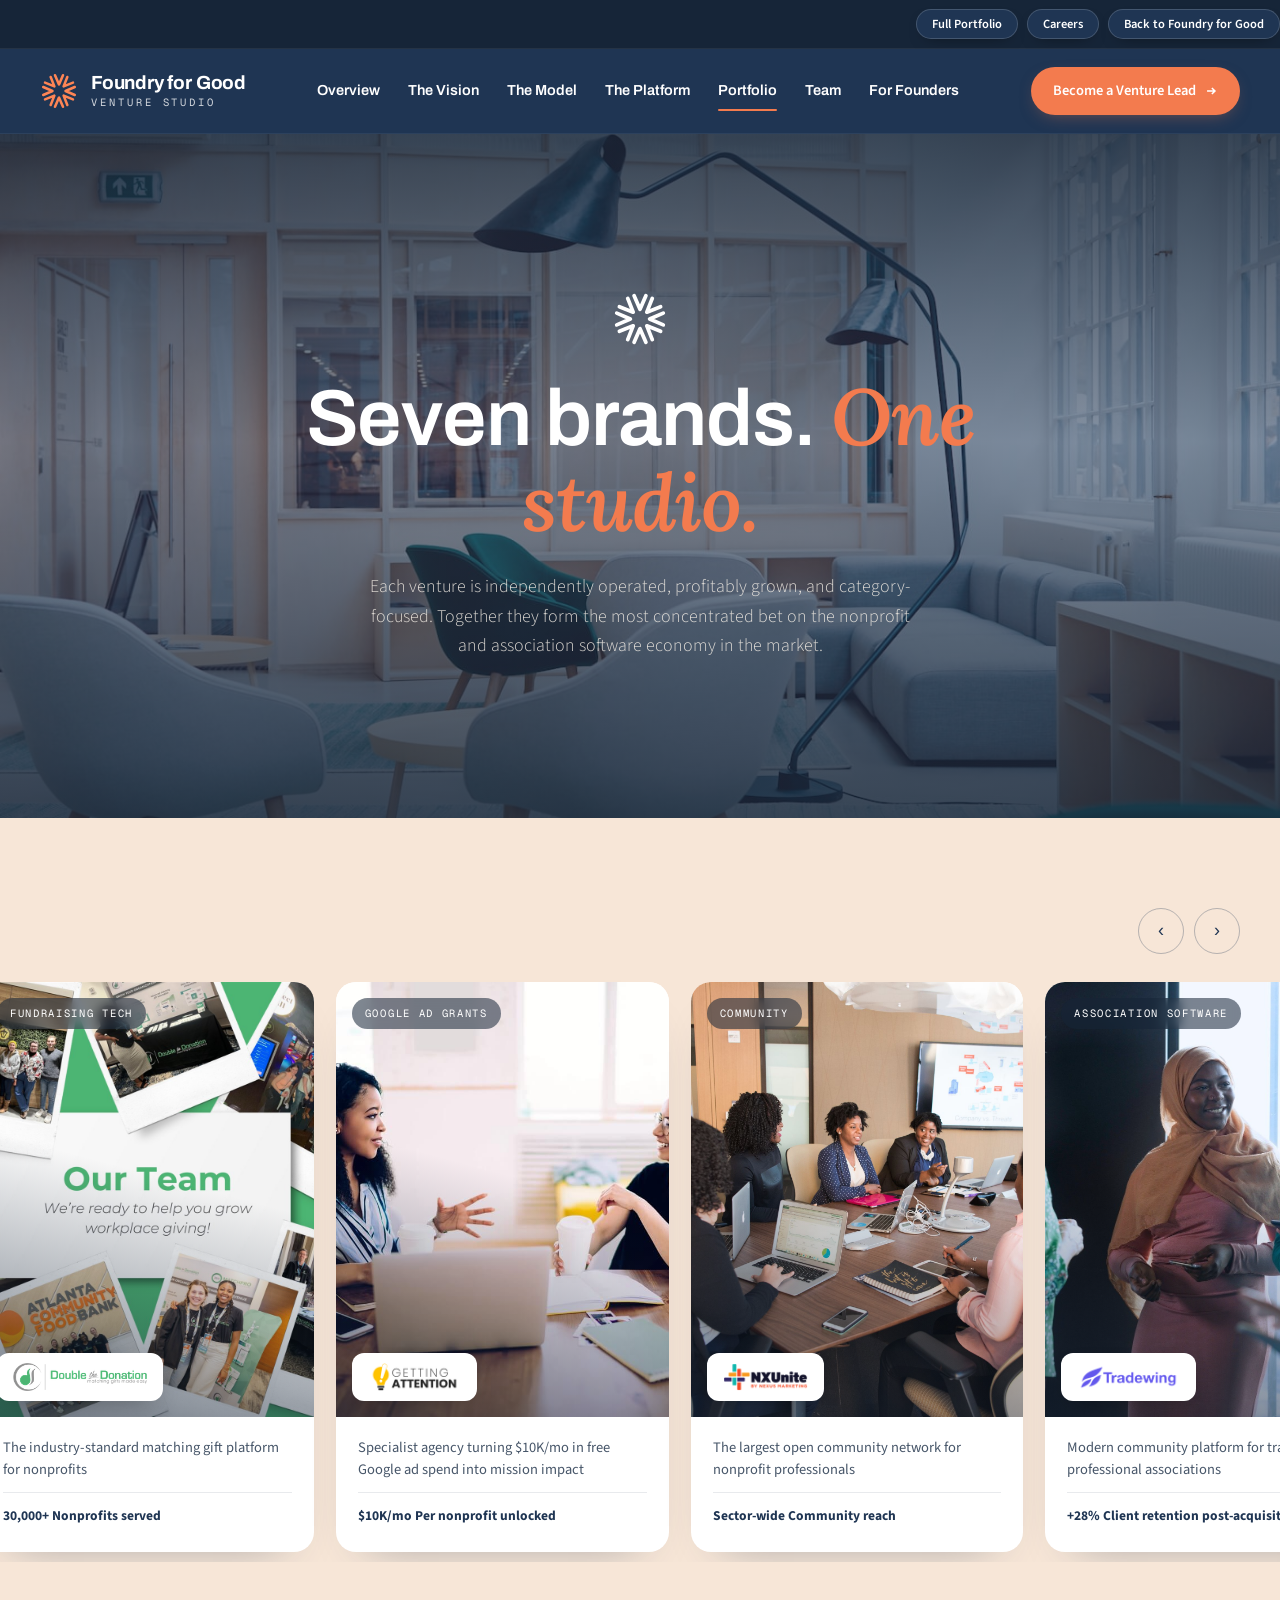
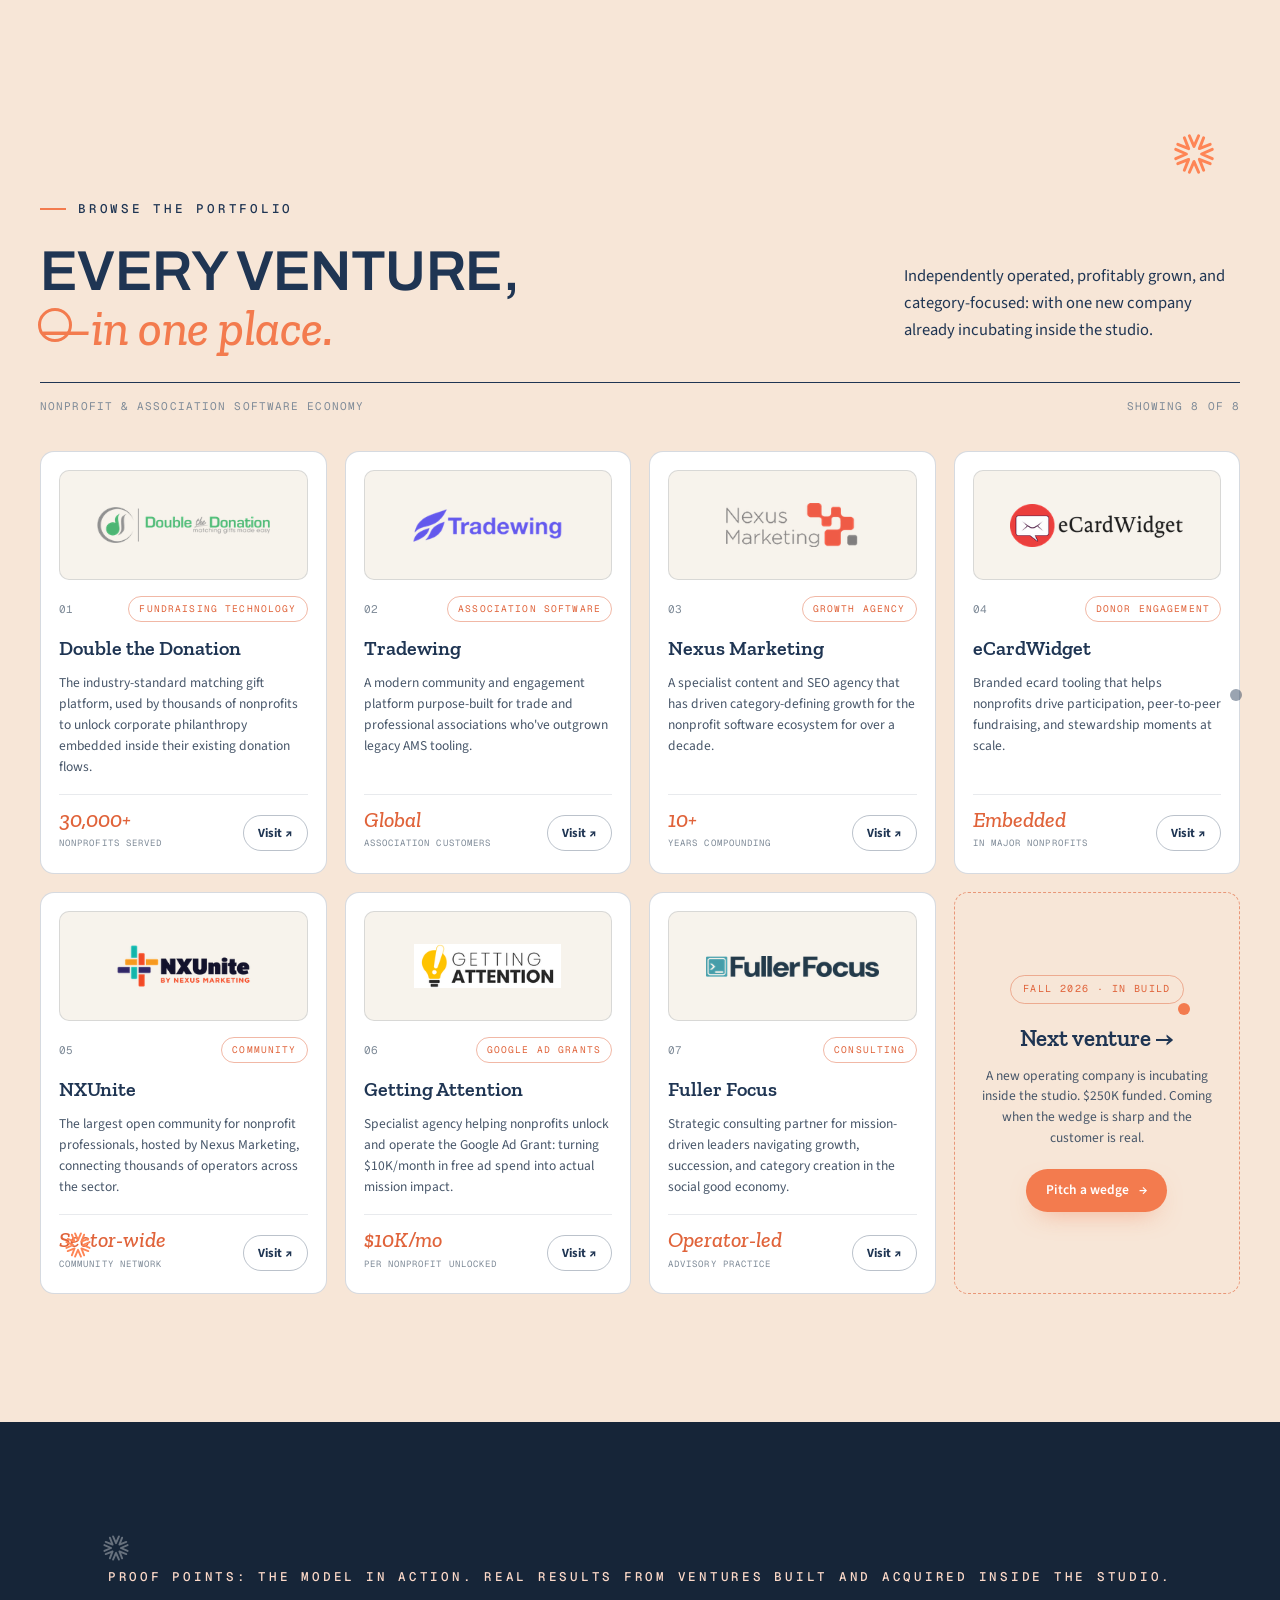
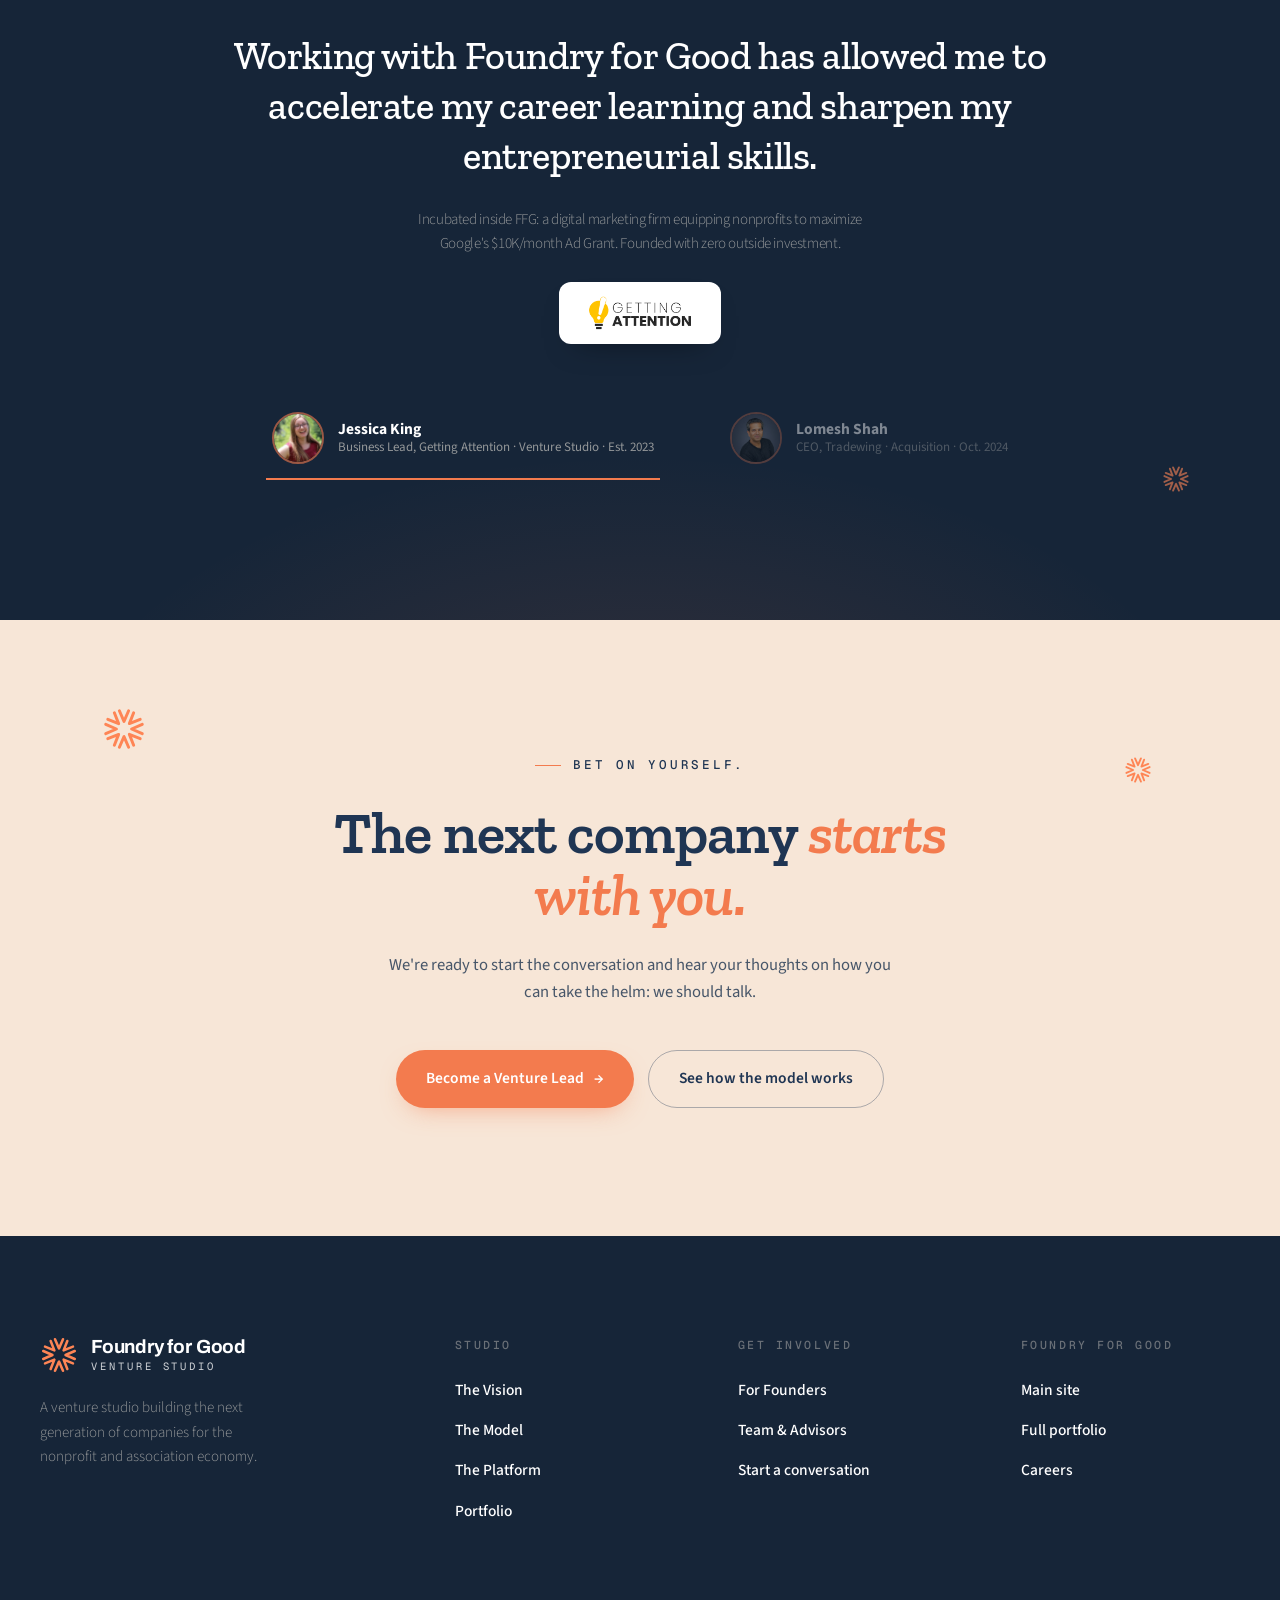
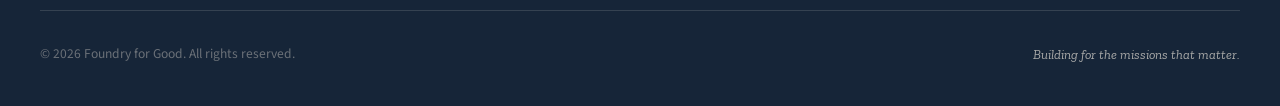
<file: ffg-lovable-port/portfolio.html>
<!DOCTYPE html>
<html lang="en">
<head>
<meta charset="UTF-8">
<meta name="viewport" content="width=device-width, initial-scale=1.0">
<title>Portfolio: Seven Brands, One Studio | Foundry for Good Venture Studio</title>
<meta name="description" content="The Foundry for Good portfolio: seven independently operated, profitably grown companies serving the nonprofit and association software economy: plus the ventures in build.">
<link rel="icon" href="assets/ffg-mark.png">
<link rel="preconnect" href="https://fonts.googleapis.com">
<link rel="preconnect" href="https://fonts.gstatic.com" crossorigin>
<link href="https://fonts.googleapis.com/css2?family=Zilla+Slab:ital,wght@0,400;0,500;0,600;0,700;1,400;1,500;1,600&family=Source+Sans+3:wght@300;400;500;600;700&family=Geist+Mono:wght@400;500&family=Archivo:wght@500;600;700;800&family=Lora:ital,wght@0,600;1,600&display=swap" rel="stylesheet">
<style>
/* ==========================================================================
   FFG VENTURE STUDIO — shared stylesheet (multi-page micro-site)
   Antler structure × Atomic restraint × FFG navy & orange
   ========================================================================== */
:root{
  --bg:#f2ede5; --bg-soft:#f7f3ec; --surface:#fff;
  --navy:#1f3553; --navy-deep:#162538; --ink:#0e1b2e;
  --orange:#f37b4e; --orange-deep:#e0633a; --orange-soft:#fcd9c8;
  --text:#1f3553; --text-body:#475669; --text-mute:#7f8b98;
  --cream-line:#1f35531a;
  --ink-line:rgba(242,237,229,.14);
  --font-display:"Zilla Slab", ui-serif, Georgia, serif;
  --font-caps:"Archivo", ui-sans-serif, sans-serif;
  --font:"Source Sans 3", ui-sans-serif, system-ui, sans-serif;
  --mono:"Geist Mono", ui-monospace, monospace;
  --r-md:14px; --r-lg:20px; --r-xl:28px;
}
*{margin:0;padding:0;box-sizing:border-box}
html{scroll-behavior:smooth}
body{font-family:var(--font);color:var(--text);background:var(--bg);line-height:1.65;font-size:16.5px;-webkit-font-smoothing:antialiased;overflow-x:hidden;transition:background-color .9s ease}
html{overflow-x:hidden}
::selection{background:var(--orange);color:#fff}
a{color:inherit}
img{display:block;max-width:100%}
.wrap{max-width:1360px;margin:0 auto;padding:0 40px}
@media(max-width:720px){.wrap{padding:0 22px}}

/* ---- shared type ---- */
.eyebrow{font-family:var(--mono);font-size:12.5px;font-weight:500;letter-spacing:.22em;text-transform:uppercase;display:inline-flex;align-items:center;gap:12px}
.eyebrow::before{content:"";width:26px;height:1.5px;background:var(--orange);flex:none}
.caps{font-family:var(--font-caps);font-weight:600;letter-spacing:-.015em;line-height:.98;text-transform:uppercase}
.slab-i{font-family:var(--font-display);font-style:italic;font-weight:500;text-transform:none;letter-spacing:-.01em}
.btn{display:inline-flex;align-items:center;gap:10px;font-family:var(--font);font-size:15.5px;font-weight:600;padding:15px 30px;border-radius:999px;text-decoration:none;transition:transform .18s ease,background .18s ease,box-shadow .18s ease,color .18s ease;white-space:nowrap;cursor:pointer;border:0}
.btn .arrow{transition:transform .18s ease}
.btn:hover .arrow{transform:translateX(3px)}
.btn-orange{background:var(--orange);color:#fff;box-shadow:0 10px 26px -12px rgba(243,123,78,.65)}
.btn-orange:hover{background:var(--orange-deep);transform:translateY(-1px)}
.btn-ghost-light{background:transparent;color:#fff;border:1px solid rgba(255,255,255,.32)}
.btn-ghost-light:hover{background:#fff;color:var(--navy)}
.btn-navy{background:var(--navy);color:#fff}
.btn-navy:hover{background:var(--navy-deep);transform:translateY(-1px)}
.btn-ghost-navy{background:transparent;color:var(--navy);border:1px solid rgba(31,53,83,.35)}
.btn-ghost-navy:hover{background:var(--navy);color:#fff}

/* ---- reveal system ---- */
.reveal,.reveal-left,.reveal-right{opacity:0;transition:opacity .7s cubic-bezier(.22,1,.36,1),transform .7s cubic-bezier(.22,1,.36,1)}
.reveal{transform:translateY(30px)}
.reveal-left{transform:translateX(-34px)}
.reveal-right{transform:translateX(34px)}
.reveal.visible,.reveal-left.visible,.reveal-right.visible{opacity:1;transform:none}
.d1{transition-delay:.1s}.d2{transition-delay:.2s}.d3{transition-delay:.3s}.d4{transition-delay:.4s}

/* ==========================================================================
   SECONDARY "RETURN TO FOUNDRY FOR GOOD" TOP BAR
   ========================================================================== */
.topbar{background:var(--navy-deep);border-bottom:1px solid #ffffff10;font-family:var(--font)}
.topbar-inner{display:flex;align-items:center;justify-content:space-between;gap:12px;min-height:48px;padding:8px 0}
.topbar-right{display:flex;align-items:center;gap:9px;flex-wrap:wrap;justify-content:flex-end}
.topbar .tb-btn{display:inline-flex;align-items:center;gap:6px;font-family:var(--font);font-size:12.5px;font-weight:600;line-height:1;padding:8px 15px;border-radius:999px;text-decoration:none;white-space:nowrap;transition:background .15s,color .15s,border-color .15s,transform .15s;border:1px solid rgba(255,255,255,.16);color:#fff;background:var(--navy);box-shadow:0 6px 16px -10px rgba(0,0,0,.7)}
.topbar .tb-btn:hover{background:#fff;color:var(--navy);border-color:#fff;transform:translateY(-1px)}
.topbar .tb-btn .ar{transition:transform .18s ease}
.topbar .tb-btn:hover .ar{transform:translateX(-3px)}
.topbar .tb-btn-orange{background:var(--orange);border-color:var(--orange);color:#fff;box-shadow:0 6px 16px -8px #f37b4e99}
.topbar .tb-btn-orange:hover{background:#fff;color:var(--orange-deep);border-color:#fff}
@media(max-width:720px){.topbar .tb-hide{display:none}}

/* ==========================================================================
   NAV — kept from the approved site, extended for multi-page tabs
   ========================================================================== */
.nav{z-index:120;background:var(--navy);border-bottom:1px solid #ffffff0f;transition:all .25s;position:sticky;top:0}
.nav.scrolled{-webkit-backdrop-filter:blur(16px) saturate(140%);backdrop-filter:blur(16px) saturate(140%);background:#16253aeb;border-bottom:1px solid #ffffff14}
.nav-inner{justify-content:space-between;align-items:center;height:84px;display:flex}
.brand{align-items:center;gap:13px;text-decoration:none;display:flex}
.brand-mark img{object-fit:contain;width:38px;height:38px}
.brand-stack{display:flex;flex-direction:column;line-height:1.1}
.b-name{font-family:var(--font-caps);color:#fff;font-size:19px;font-weight:700;letter-spacing:-.01em}
.b-sub{font-family:var(--mono);color:#ffffffcc;font-size:10.5px;letter-spacing:.28em;text-transform:uppercase;margin-top:3px}
.nav-links{align-items:center;gap:2px;display:flex}
.nav-links a{font-family:var(--font-caps);color:#fff;border-radius:8px;padding:8px 13px;font-size:14.5px;font-weight:600;text-decoration:none;transition:all .15s;position:relative}
.nav-links a:hover{color:var(--orange);background:#f37b4e1f}
.nav-links a.active{color:#fff}
.nav-links a.active::after{content:"";position:absolute;left:13px;right:13px;bottom:0;height:2px;background:var(--orange);border-radius:2px}
.nav-cta{background:var(--orange);color:#fff;white-space:nowrap;border-radius:999px;align-items:center;gap:8px;padding:12px 22px;font-size:14.5px;font-weight:600;text-decoration:none;transition:transform .15s,background .15s,box-shadow .15s;display:inline-flex;box-shadow:0 6px 18px -8px #f37b4e80}
.nav-cta:hover{background:var(--orange-deep);transform:translateY(-1px)}
.mobile-toggle{color:#fff;border:1px solid #fff3;background:transparent;border-radius:8px;padding:10px;display:none;cursor:pointer}
.mobile-menu{display:none;background:var(--navy);border-top:1px solid #ffffff14;padding:12px 20px 20px;flex-direction:column;gap:4px}
.mobile-menu.open{display:flex}
.mobile-menu a{color:#ffffffd9;padding:12px 14px;border-radius:8px;font-size:16px;font-weight:500;text-decoration:none}
.mobile-menu a.active{color:var(--orange)}
.mobile-menu a.mm-sub{padding-left:30px;font-size:14.5px;color:#ffffffb0}
.mobile-menu a.mm-sub::before{content:"— ";color:var(--orange);opacity:.7}
.mobile-menu a:hover{color:var(--orange);background:#f37b4e1f}
.mobile-menu .nav-cta{justify-content:center;margin-top:8px}
@media(max-width:1040px){.nav-links,.nav .nav-cta{display:none}.mobile-toggle{display:inline-flex}.mobile-menu .nav-cta{display:inline-flex}}

/* ==========================================================================
   HERO — original full-bleed video, kept for its wow (Overview page)
   ========================================================================== */
.hero{position:relative;min-height:92vh;display:flex;align-items:center;justify-content:center;text-align:center;color:#fff;overflow:hidden;padding:clamp(80px,10vh,140px) 0}
.hero-bg-video{position:absolute;inset:0;width:100%;height:100%;object-fit:cover}
.hero-overlay{position:absolute;inset:0;background:linear-gradient(180deg,rgba(22,37,56,.82) 0%,rgba(31,53,83,.55) 45%,rgba(22,37,56,.82) 100%)}
.hero-center{position:relative;z-index:2;max-width:940px;margin:0 auto}
.hero-mark{width:56px;height:56px;margin:0 auto 30px;filter:brightness(0) invert(1)}
.hero-h1{font-family:var(--font-caps);font-weight:600;letter-spacing:-.015em;line-height:1.04;font-size:clamp(48px,7vw,104px);color:#fff}
.hero-h1 .accent{color:var(--orange);font-family:'Lora',serif;font-style:italic;font-weight:600}
.hero-sub{color:#f2ede5e0;max-width:62ch;font-size:clamp(17px,1.35vw,20px);margin:30px auto 40px;font-weight:300}
.hero-ctas{display:flex;gap:14px;flex-wrap:wrap;justify-content:center}
.star-white{color:#fff}
.star-orange{color:var(--orange)}

/* ==========================================================================
   PAGE HERO — interior pages (no video), navy band
   ========================================================================== */
.page-hero{position:relative;background:var(--navy);color:#fff;overflow:hidden;padding:clamp(96px,13vh,168px) 0 clamp(64px,8vw,104px)}
.page-hero::before{content:"";position:absolute;inset:0;background-image:radial-gradient(rgba(255,255,255,.05) 1.3px,transparent 1.3px);background-size:26px 26px;-webkit-mask-image:radial-gradient(680px 560px at 82% 20%,#000 0%,transparent 72%);mask-image:radial-gradient(680px 560px at 82% 20%,#000 0%,transparent 72%)}
.page-hero::after{content:"";position:absolute;inset:0;background:radial-gradient(780px 520px at 92% 0%,rgba(243,123,78,.20),transparent 60%);pointer-events:none}
.page-hero .wrap{position:relative;z-index:2}
.page-hero .eyebrow{color:var(--orange-soft);margin-bottom:26px}
.page-hero h1{font-family:var(--font-display);font-weight:600;letter-spacing:-.015em;line-height:1.03;font-size:clamp(40px,5.6vw,80px);color:#fff;max-width:18ch}
.page-hero h1 em{font-style:italic;color:var(--orange)}
.page-hero .lede{color:#e8e2d8c2;font-weight:300;font-size:clamp(17px,1.4vw,21px);max-width:60ch;margin-top:26px}
.page-hero .ph-crumb{font-family:var(--mono);font-size:11.5px;letter-spacing:.14em;text-transform:uppercase;color:#e8e2d873;margin-bottom:22px}
.page-hero .ph-crumb a{color:#e8e2d873;text-decoration:none}
.page-hero .ph-crumb a:hover{color:var(--orange)}
/* image-backed variant — full-bleed photo behind, centered text in front, white mark on top */
.page-hero.ph-img{display:flex;align-items:center;justify-content:center;text-align:center;min-height:76vh;padding:clamp(90px,12vh,150px) 0}
.page-hero.ph-img::before,.page-hero.ph-img::after{display:none}
.page-hero.ph-img .ph-bg{position:absolute;inset:0;width:100%;height:100%;object-fit:cover}
.page-hero.ph-img .ph-overlay{position:absolute;inset:0;background:linear-gradient(180deg,rgba(22,37,56,.84) 0%,rgba(31,53,83,.55) 45%,rgba(22,37,56,.84) 100%)}
.page-hero.ph-img .wrap{max-width:1060px}
.page-hero.ph-img .hero-mark{width:56px;height:56px;margin:0 auto 28px;filter:brightness(0) invert(1)}
.page-hero.ph-img .eyebrow{justify-content:center}
.page-hero.ph-img h1{font-family:var(--font-caps);line-height:1.04;font-size:clamp(42px,6.2vw,92px);max-width:16ch;margin:0 auto}
.page-hero.ph-img h1 em{font-family:'Lora',serif;font-weight:600}
.page-hero.ph-img .lede{margin:26px auto 0;color:#f2ede5e0}
.page-hero.ph-img .hero-ctas{justify-content:center;margin-top:36px}

/* ==========================================================================
   STATS — "best place on the planet" analogue
   ========================================================================== */
.beststats{background:var(--navy-deep);color:#fff;position:relative;overflow:hidden;padding:clamp(90px,10vw,150px) 0}
.beststats .wrap{display:grid;grid-template-columns:1.15fr .85fr;gap:clamp(40px,6vw,90px);align-items:center;position:relative}
.beststats h2{font-family:var(--font-display);font-weight:600;letter-spacing:-.015em;line-height:1.1;font-size:clamp(32px,3.6vw,56px);color:#fff;max-width:20ch}
.beststats h2 em{font-style:italic;color:var(--orange)}
.beststats .lede{color:#e8e2d8b3;font-weight:300;font-size:clamp(16.5px,1.25vw,19px);max-width:54ch;margin-top:26px}
.statrow{display:flex;gap:clamp(24px,3vw,44px);margin-top:52px;flex-wrap:wrap}
.statcell{border-left:1.5px solid var(--ink-line);padding-left:clamp(16px,1.6vw,26px)}
.statcell .num{font-family:var(--font-display);font-style:italic;font-weight:500;font-size:clamp(38px,3.6vw,58px);line-height:1;color:#fff}
.statcell .num .suf{color:var(--orange);font-style:normal}
.statcell .lbl{font-size:14px;color:#e8e2d880;margin-top:10px;max-width:12ch;line-height:1.35}
.star-side{display:flex;align-items:center;justify-content:center;position:relative;perspective:900px}
.star-side::after{content:"";position:absolute;bottom:-9%;left:50%;transform:translateX(-50%);width:58%;height:40px;background:radial-gradient(50% 50% at 50% 50%,rgba(255,255,255,.22),transparent 72%);filter:blur(8px)}
.star3d{position:relative;width:clamp(220px,24vw,360px);aspect-ratio:1;transform-style:preserve-3d;animation:star-spin 22s linear infinite}
.star-side::before{content:"";position:absolute;inset:-8%;background:radial-gradient(42% 42% at 50% 50%,rgba(255,255,255,.16),transparent 72%);pointer-events:none}
.star3d img{position:absolute;inset:0;width:100%;height:100%;backface-visibility:visible;image-rendering:auto}
@keyframes star-spin{to{transform:rotateZ(360deg)}}
@media(max-width:980px){.beststats .wrap{grid-template-columns:1fr}.star-side{order:-1}.star3d{width:180px}}

/* ==========================================================================
   THESIS — FURTHER: for Good typographic moment
   ========================================================================== */
.thesis{padding:clamp(100px,12vw,180px) 0 clamp(70px,8vw,120px);text-align:left;background:transparent;position:relative;overflow:hidden}
.thesis::before{content:"";position:absolute;inset:0;background-image:radial-gradient(rgba(31,53,83,.10) 1.3px,transparent 1.3px);background-size:26px 26px;-webkit-mask-image:radial-gradient(700px 600px at 18% 30%,#000 0%,transparent 70%);mask-image:radial-gradient(700px 600px at 18% 30%,#000 0%,transparent 70%)}
.thesis::after{content:"";position:absolute;inset:0;background:radial-gradient(800px 620px at 92% 8%,rgba(243,123,78,.13),transparent 62%);pointer-events:none}
.thesis-ghost{position:absolute;right:-4vw;top:50%;transform:translateY(-58%);width:clamp(300px,30vw,480px);height:auto;filter:brightness(0);opacity:.06;pointer-events:none;will-change:transform}
.thesis .wrap{position:relative;z-index:2}
.thesis .eyebrow{color:var(--navy);margin-bottom:40px}
.thesis-h{font-size:clamp(64px,10.5vw,170px);line-height:.92;color:var(--navy)}
.thesis-h .slab-i{display:block;color:var(--orange);font-size:.62em;margin-top:.08em}
.thesis-h .slab-i::before{content:"—"}
.thesis p{max-width:62ch;font-size:clamp(17px,1.4vw,21px);color:var(--text-body);margin-top:44px}

/* ==========================================================================
   OUR WORK — Atomic-style photo carousel
   ========================================================================== */
.wstrip{background:transparent;padding:6px 0 clamp(70px,8vw,110px);position:relative}
.wstrip-controls{display:flex;justify-content:flex-end;gap:10px;margin-bottom:22px}
.wcarousel{display:flex;gap:22px;overflow-x:auto;scroll-behavior:auto;scrollbar-width:none;-ms-overflow-style:none;padding:6px calc(max(0px,(100% - 1360px)/2) + 40px) 10px}
.wcarousel::-webkit-scrollbar{display:none}
@media(max-width:720px){.wcarousel{padding-left:22px;padding-right:22px}}
.workhero{position:relative;background:url('assets/hero-team.jpg') center/cover no-repeat;padding:clamp(110px,14vw,200px) 0}
@media(min-width:980px){.workhero{background-attachment:fixed}}
.workhero::before{content:"";position:absolute;inset:0;background:linear-gradient(100deg,rgba(22,37,56,.9) 25%,rgba(22,37,56,.55) 100%)}
.workhero .wrap{position:relative;z-index:2}
.workhero .eyebrow{color:var(--orange-soft);margin-bottom:28px}
.work-statement{font-family:var(--font-display);font-weight:500;letter-spacing:-.01em;font-size:clamp(28px,3.2vw,48px);line-height:1.22;max-width:32ch;color:#fff}
.work-statement em{font-style:italic;color:var(--orange)}
.wcard{flex:0 0 clamp(300px,26vw,380px);scroll-snap-align:start;border-radius:var(--r-lg);overflow:hidden;text-decoration:none;position:relative;background:#fff;box-shadow:0 22px 46px -32px rgba(31,53,83,.45);transition:transform .35s cubic-bezier(.22,1,.36,1)}
.wcard:hover{transform:translateY(-8px)}
.wphoto{position:relative;height:clamp(320px,34vw,440px);overflow:hidden;background:linear-gradient(160deg,#fdf5ee,#f7e8dc)}
.wphoto img{width:100%;height:100%;object-fit:cover;transition:transform .7s cubic-bezier(.22,1,.36,1)}
.wcard:hover .wphoto img{transform:scale(1.06)}
.wphoto::after{content:"";position:absolute;inset:0;background:linear-gradient(195deg,rgba(22,37,56,0) 45%,rgba(22,37,56,.62) 100%)}
.wcat{position:absolute;top:16px;left:16px;z-index:2;font-family:var(--mono);font-size:10.5px;letter-spacing:.16em;text-transform:uppercase;color:#fff;background:rgba(22,37,56,.55);-webkit-backdrop-filter:blur(6px);backdrop-filter:blur(6px);padding:7px 13px;border-radius:999px}
.wlogo{position:absolute;left:16px;bottom:16px;z-index:2;background:#fff;border-radius:12px;padding:10px 16px;display:flex;align-items:center;box-shadow:0 10px 26px -12px rgba(0,0,0,.4)}
.wlogo img{height:28px;width:auto;max-width:170px;object-fit:contain}
.wfoot{padding:20px 22px 24px;display:flex;flex-direction:column;gap:12px}
.wfoot p{font-size:14.5px;color:var(--text-body);line-height:1.5}
.wfoot .wmetric{border-top:1px solid var(--cream-line);padding-top:12px;font-weight:700;font-size:13.5px;color:var(--navy)}

/* ==========================================================================
   SECTION HEAD pattern
   ========================================================================== */
.shead{margin-bottom:clamp(44px,5vw,72px)}
.shead .eyebrow{color:var(--navy);margin-bottom:26px}
.shead h2{font-family:var(--font-display);font-weight:600;letter-spacing:-.015em;font-size:clamp(32px,4vw,56px);line-height:1.06;max-width:22ch}
.shead h2 em{font-style:italic;color:var(--orange)}
.shead .lede{color:var(--text-body);font-size:clamp(16.5px,1.25vw,19px);max-width:60ch;margin-top:22px}
.shead.split{display:flex;align-items:flex-end;justify-content:space-between;gap:44px;flex-wrap:wrap}
.shead.split .lede{margin-top:0;margin-bottom:6px;max-width:44ch}

/* ==========================================================================
   APPROACH — 4 phases, staggered
   ========================================================================== */
.approach{padding:clamp(90px,10vw,150px) 0;background:transparent;position:relative}
.stack{display:grid;gap:24px}
.spanel{position:sticky;background:#fff;border-radius:var(--r-xl);box-shadow:0 -20px 50px -38px rgba(31,53,83,.55);display:grid;grid-template-columns:1.05fr .95fr;overflow:hidden;min-height:400px}
.spanel:nth-child(1){top:104px}
.spanel:nth-child(2){top:126px}
.spanel:nth-child(3){top:148px}
.spanel:nth-child(4){top:170px}
.spanel-body{padding:clamp(30px,4.5vw,60px);display:flex;flex-direction:column;justify-content:center}
.snum{font-family:var(--font-display);font-style:italic;font-weight:500;font-size:clamp(46px,5vw,74px);color:var(--orange);line-height:1;margin-bottom:18px}
.spanel h3{font-family:var(--font-display);font-size:clamp(26px,2.6vw,38px);font-weight:600;color:var(--navy);margin-bottom:14px}
.spanel p{font-size:16px;color:var(--text-body);max-width:46ch}
.spanel-img{position:relative;overflow:hidden;min-height:280px}
.spanel-img img{position:absolute;inset:0;width:100%;height:100%;object-fit:cover}
.spanel.dark{background:var(--navy-deep)}
.spanel.dark h3{color:#fff}
.spanel.dark p{color:#e8e2d8b3}
@media(max-width:860px){.spanel{grid-template-columns:1fr}.spanel-img{order:-1;min-height:200px}}

/* ==========================================================================
   PEOPLE — kept verbatim from the approved site
   ========================================================================== */
.people{padding:clamp(20px,3vw,40px) 0 clamp(90px,10vw,150px);background:transparent;position:relative;overflow:hidden}
.systems-team-section{margin-top:56px}
.systems-team-intro{margin-bottom:36px}
.systems-team-intro h3{font-family:var(--font-display);letter-spacing:-.01em;max-width:16ch;font-size:clamp(28px,3vw,42px);font-weight:500;line-height:1.08}
.systems-team-intro h3 .intro-blue{color:var(--navy)}
.systems-team-intro h3 .intro-orange{color:var(--orange)}
.systems-team-grid{grid-template-columns:repeat(3,minmax(0,1fr));gap:40px 28px;display:grid}
.systems-team-card{min-width:0}
.systems-team-photo-wrap{aspect-ratio:1;background:var(--surface);margin-bottom:18px;overflow:hidden;box-shadow:0 16px 34px -28px #1f355359;border-radius:var(--r-md)}
.systems-team-photo{object-fit:cover;width:100%;height:100%;display:block}
.systems-team-meta h4{font-family:var(--font-display);letter-spacing:-.01em;color:var(--navy);margin:0 0 6px;font-size:20px;font-weight:600;line-height:1.12}
.systems-team-role-row{flex-wrap:wrap;align-items:center;gap:8px 10px;display:flex}
.systems-team-role-row p{color:var(--orange);font-size:15px;font-weight:500;line-height:1.35}
.systems-team-badge{background:var(--orange);color:#fff;letter-spacing:.06em;text-transform:uppercase;border-radius:999px;justify-content:center;align-items:center;padding:4px 10px;font-size:10px;font-weight:700;line-height:1;display:inline-flex}
.systems-team-badge.badge-advisor{background:var(--navy);color:#fff}
.systems-team-badge.badge-partner{background:var(--orange);color:#fff}
.systems-team-badge.badge-operations{background:var(--orange-soft);color:var(--orange-deep)}
@media(max-width:980px){.systems-team-grid{grid-template-columns:repeat(2,minmax(0,1fr))}}
@media(max-width:580px){.systems-team-grid{grid-template-columns:1fr;gap:28px}}

/* ==========================================================================
   PORTFOLIO — Atomic carousel analogue
   ========================================================================== */
.portfolio{padding:clamp(90px,10vw,150px) 0;background:transparent;border-top:1px solid var(--cream-line);position:relative;overflow:hidden}
.car-controls{display:flex;gap:10px}
.car-btn{width:46px;height:46px;border-radius:50%;border:1px solid rgba(31,53,83,.3);background:transparent;color:var(--navy);font-size:18px;cursor:pointer;transition:all .2s;display:inline-flex;align-items:center;justify-content:center}
.car-btn:hover{background:var(--navy);color:#fff}
.pf-head{display:flex;align-items:flex-end;justify-content:space-between;gap:44px;flex-wrap:wrap;margin-bottom:30px}
.pf-head .eyebrow{color:var(--navy);margin-bottom:24px}
.pf-title{font-family:var(--font-caps);font-weight:600;text-transform:uppercase;letter-spacing:-.01em;font-size:clamp(36px,4.4vw,64px);line-height:.98;color:var(--navy)}
.pf-title .slab-i{display:block;text-transform:none;color:var(--orange);font-size:.88em;margin-top:.1em}
.pf-title .slab-i::before{content:"—"}
.pf-head .lede{max-width:42ch;margin-bottom:8px}
.pf-rule{border:0;border-top:1.5px solid var(--navy);margin:0 0 14px}
.pf-meta{display:flex;justify-content:space-between;gap:20px;flex-wrap:wrap;font-family:var(--mono);font-size:11px;letter-spacing:.1em;text-transform:uppercase;color:var(--text-mute);margin-bottom:36px}
.pf-grid{display:grid;grid-template-columns:repeat(4,1fr);gap:18px}
.tile{background:#fff;border:1px solid rgba(31,53,83,.18);border-radius:var(--r-md);padding:18px 18px 22px;display:flex;flex-direction:column;text-decoration:none;transition:transform .3s cubic-bezier(.22,1,.36,1),box-shadow .3s ease}
.tile:hover{transform:translateY(-6px);box-shadow:0 24px 44px -30px rgba(31,53,83,.45)}
.tile-logo{border:1px solid rgba(31,53,83,.14);border-radius:10px;height:110px;display:flex;align-items:center;justify-content:center;margin-bottom:16px;background:var(--bg-soft)}
.tile-logo img{max-height:44px;max-width:70%;object-fit:contain}
.tile-top{display:flex;justify-content:space-between;align-items:center;margin-bottom:10px}
.tile-num{font-family:var(--mono);font-size:11px;color:var(--text-mute)}
.tile-cat{font-family:var(--mono);font-size:9.5px;letter-spacing:.12em;text-transform:uppercase;color:var(--orange-deep);border:1px solid rgba(224,99,58,.45);border-radius:999px;padding:4px 10px;white-space:nowrap}
.tile h3{font-family:var(--font-display);font-size:20px;font-weight:600;color:var(--navy);margin-bottom:8px}
.tile p{font-size:13.5px;color:var(--text-body);line-height:1.55;margin-bottom:16px}
.tile-metric{margin-top:auto;display:flex;align-items:flex-end;justify-content:space-between;gap:12px;border-top:1px solid var(--cream-line);padding-top:14px}
.tile-metric .val{font-family:var(--font-display);font-style:italic;font-weight:500;font-size:clamp(20px,1.7vw,26px);color:var(--orange-deep);line-height:1.05;display:block}
.tile-metric .lab{font-family:var(--mono);font-size:9px;letter-spacing:.12em;text-transform:uppercase;color:var(--text-mute);display:block;margin-top:5px}
.tile-visit{flex:none;font-size:12.5px;font-weight:700;color:var(--navy);border:1px solid rgba(31,53,83,.3);border-radius:999px;padding:7px 14px;transition:all .2s;white-space:nowrap}
.tile:hover .tile-visit{background:var(--navy);color:#fff}
.tile.next-tile{border:1.5px dashed rgba(224,99,58,.6);background:transparent;align-items:center;justify-content:center;text-align:center;padding:30px 22px}
.tile.next-tile .tile-chip{font-family:var(--mono);font-size:10px;letter-spacing:.14em;text-transform:uppercase;color:var(--orange-deep);border:1px solid rgba(224,99,58,.45);border-radius:999px;padding:5px 12px;margin-bottom:16px}
.tile.next-tile h3{font-size:23px}
.tile.next-tile h3::after{content:" →"}
.tile.next-tile p{margin-bottom:20px}
.tile.next-tile .btn{padding:10px 20px;font-size:13.5px}
@media(max-width:1080px){.pf-grid{grid-template-columns:1fr 1fr}}
@media(max-width:580px){.pf-grid{grid-template-columns:1fr}}

/* ==========================================================================
   OPERATING SYSTEM — six advantages, photo bento (dark)
   ========================================================================== */
.os{background:var(--navy);color:#fff;padding:clamp(90px,10vw,150px) 0}
.os .shead .eyebrow,.os .shead h2{color:#fff}
.os .shead .lede{color:#e8e2d8b3}
.os-grid{display:grid;grid-template-columns:repeat(3,1fr);gap:18px}
.os-cell{position:relative;border-radius:var(--r-lg);overflow:hidden;min-height:290px;display:flex;flex-direction:column;justify-content:flex-end;padding:26px;text-decoration:none}
.os-cell .bgimg{position:absolute;inset:0;background-size:cover;background-position:center;transition:transform .6s cubic-bezier(.22,1,.36,1)}
.os-cell:hover .bgimg{transform:scale(1.05)}
.os-cell::after{content:"";position:absolute;inset:0;background:linear-gradient(190deg,rgba(22,37,56,.06) 30%,rgba(14,27,46,.92) 100%)}
.os-cell h3{position:relative;z-index:2;font-family:var(--font-display);font-size:25px;font-weight:600;margin-bottom:10px;color:#fff}
.os-cell h3::before{content:"✳ ";color:var(--orange);font-size:.75em}
.os-cell p{position:relative;z-index:2;font-size:14.5px;color:#f2ede5d9;line-height:1.55}
@media(max-width:980px){.os-grid{grid-template-columns:1fr 1fr}}
@media(max-width:620px){.os-grid{grid-template-columns:1fr}}

/* ==========================================================================
   STUDIO + STRUCTURE
   ========================================================================== */
.studio{padding:clamp(90px,10vw,150px) 0;background:transparent;position:relative;overflow:hidden}
.studio-cols{display:grid;grid-template-columns:1fr 1fr;gap:26px;margin-bottom:clamp(56px,6vw,84px)}
.studio-card{background:#fff;border-radius:var(--r-lg);overflow:hidden;box-shadow:0 18px 40px -30px rgba(31,53,83,.35)}
.studio-card .simg{height:220px;overflow:hidden}
.studio-card .simg img{width:100%;height:100%;object-fit:cover;transition:transform .6s cubic-bezier(.22,1,.36,1)}
.studio-card:hover .simg img{transform:scale(1.05)}
.studio-card .sbody{padding:30px 32px 34px}
.studio-card h3{font-family:var(--font-display);font-size:26px;font-weight:600;color:var(--navy);margin-bottom:12px}
.studio-card p{font-size:15.5px;color:var(--text-body)}
.chips{display:flex;flex-wrap:wrap;gap:10px;margin-top:20px}
.chip{font-family:var(--mono);font-size:12px;letter-spacing:.06em;border:1.5px solid var(--navy);color:var(--navy);border-radius:999px;padding:8px 18px;font-weight:500}
@media(max-width:860px){.studio-cols{grid-template-columns:1fr}}
/* offers */
.offers{display:grid;grid-template-columns:repeat(3,1fr);gap:22px;margin-bottom:clamp(56px,6vw,84px)}
.offer{background:var(--navy);color:#fff;border-radius:var(--r-lg);padding:34px 32px 38px;position:relative;overflow:hidden}
.offer::after{content:"✳";position:absolute;right:-18px;bottom:-34px;font-size:120px;color:rgba(243,123,78,.18);line-height:1;animation:spin-slow 32s linear infinite}
.offer .ocat{font-family:var(--mono);font-size:11px;letter-spacing:.2em;text-transform:uppercase;color:var(--orange);margin-bottom:20px}
.offer .oval{font-family:var(--font-display);font-style:italic;font-weight:500;font-size:clamp(28px,2.4vw,38px);line-height:1.1;margin-bottom:14px}
.offer p{font-size:14.5px;color:#e8e2d8b3;position:relative;z-index:2}
@media(max-width:860px){.offers{grid-template-columns:1fr}}
/* advantage */
.advantage{display:grid;grid-template-columns:1fr 1fr;gap:clamp(36px,5vw,80px);align-items:start;border-top:1px solid var(--cream-line);padding-top:clamp(44px,5vw,64px)}
.advantage h3{font-family:var(--font-display);font-size:clamp(28px,3vw,42px);font-weight:600;color:var(--navy);line-height:1.08}
.advantage h3 em{font-style:italic;color:var(--orange)}
.advantage .adv-lede{font-size:16.5px;color:var(--text-body);margin-top:16px}
.advantage ul{list-style:none}
.advantage li{display:flex;gap:16px;align-items:baseline;font-size:17px;font-weight:600;color:var(--navy);padding:18px 0;border-bottom:1px solid var(--cream-line)}
.advantage li::before{content:"→";color:var(--orange);font-weight:700;flex:none}
@media(max-width:860px){.advantage{grid-template-columns:1fr}}

/* ==========================================================================
   QUOTES — Antler last-page analogue
   ========================================================================== */
.quotes{background:var(--navy-deep);color:#fff;padding:clamp(100px,11vw,170px) 0;text-align:center;position:relative;overflow:hidden}
.quotes::before{content:"";position:absolute;inset:0;background:radial-gradient(900px 500px at 50% 120%,rgba(243,123,78,.14),transparent 65%)}
.quotes .eyebrow{color:var(--orange-soft);justify-content:center;margin-bottom:44px}
.quotes .eyebrow::before{display:none}
.qslide{max-width:980px;margin:0 auto;position:relative;min-height:270px}
.qtext{font-family:var(--font-display);font-weight:500;font-size:clamp(24px,3vw,42px);line-height:1.3;letter-spacing:-.01em;position:absolute;inset:0;opacity:0;transform:translateY(16px);transition:opacity .5s ease,transform .5s ease;pointer-events:none}
.qtext.active{opacity:1;transform:none;position:relative;pointer-events:auto}
.qtext .qmark{color:var(--orange);font-style:italic}
.qcase{font-family:var(--font);font-size:15px;color:#e8e2d899;max-width:64ch;margin:26px auto 0;font-weight:300;line-height:1.6}
.qbrand{display:inline-flex;align-items:center;justify-content:center;background:#fff;border-radius:12px;padding:14px 24px;margin-top:26px;box-shadow:0 14px 30px -18px rgba(0,0,0,.5)}
.qbrand img{height:34px;width:auto;display:block}
.qwho{display:flex;justify-content:center;gap:clamp(24px,5vw,70px);margin-top:54px;flex-wrap:wrap}
.qtab{background:transparent;border:0;cursor:pointer;display:flex;align-items:center;gap:14px;padding:14px 6px;color:#fff;opacity:.45;transition:opacity .25s;border-bottom:2px solid transparent;font-family:var(--font)}
.qtab.active{opacity:1;border-bottom-color:var(--orange)}
.qtab img{width:52px;height:52px;object-fit:cover;border-radius:50%;border:2px solid rgba(243,123,78,.6)}
.qtab .qname{text-align:left;line-height:1.25}
.qtab .qname strong{display:block;font-size:15.5px;font-weight:700}
.qtab .qname span{font-size:13px;color:#e8e2d899}

/* ==========================================================================
   COHORT CTA + PARTNER
   ========================================================================== */
.cohort{background:linear-gradient(120deg,var(--orange) 0%,var(--orange-deep) 100%);color:#fff;padding:clamp(80px,9vw,130px) 0;text-align:center;position:relative;overflow:hidden}
.cohort-star{position:absolute;right:-90px;top:-90px;width:340px;height:340px;filter:brightness(0) invert(1);opacity:.16;transform:rotate(12deg);pointer-events:none}
.cohort .eyebrow{color:#fff;justify-content:center;margin-bottom:26px}
.cohort .eyebrow::before{background:#fff}
.cohort h2{font-family:var(--font-display);font-size:clamp(38px,5vw,72px);font-weight:600;letter-spacing:-.015em;line-height:1.02;margin-bottom:22px}
.cohort h2 em{font-style:italic}
.cohort p{max-width:56ch;margin:0 auto 40px;font-size:clamp(16.5px,1.3vw,19px);color:#fff2}
.cohort p{color:#ffffffd9}
.cohort .btn{background:#fff;color:var(--orange-deep)}
.cohort .btn:hover{background:var(--navy);color:#fff}
.partner{background:transparent;padding:clamp(90px,10vw,150px) 0;text-align:center;position:relative;overflow:hidden}
.partner h2{font-family:var(--font-display);font-weight:600;letter-spacing:-.015em;font-size:clamp(34px,4.6vw,64px);line-height:1.05;max-width:20ch;margin:26px auto 26px;color:var(--navy)}
.partner h2 em{font-style:italic;color:var(--orange)}
.partner .lede{max-width:66ch;margin:0 auto 44px;color:var(--text-body);font-size:clamp(16.5px,1.3vw,19px)}
.partner-ctas{display:flex;gap:14px;justify-content:center;flex-wrap:wrap}

/* ==========================================================================
   RICH CONTENT — informative blocks (Digital Tabby analogue)
   ========================================================================== */
.rich{padding:clamp(76px,9vw,130px) 0;position:relative;overflow:hidden}
.rich.tight{padding:clamp(56px,7vw,96px) 0}
.prose{max-width:70ch}
.prose.center{margin:0 auto;text-align:center}
.prose p{font-size:clamp(16.5px,1.25vw,19px);color:var(--text-body);margin-top:22px;line-height:1.7}
.prose p:first-child{margin-top:0}
.prose .lead{font-family:var(--font-display);font-weight:500;font-size:clamp(21px,2vw,28px);line-height:1.4;color:var(--navy)}
.prose h3{font-family:var(--font-display);font-weight:600;font-size:clamp(24px,2.4vw,34px);color:var(--navy);margin-top:44px;line-height:1.12}
.prose h3 em{font-style:italic;color:var(--orange)}
.prose a.inline{color:var(--orange-deep);text-decoration:underline;text-underline-offset:3px;text-decoration-thickness:1.5px;font-weight:600}
.prose a.inline:hover{color:var(--orange)}

/* two-column feature rows */
.frow{display:grid;grid-template-columns:1fr 1fr;gap:clamp(36px,5vw,80px);align-items:center}
.frow + .frow{margin-top:clamp(56px,6vw,90px)}
.frow.flip .frow-media{order:2}
.frow-media{border-radius:var(--r-lg);overflow:hidden;box-shadow:0 22px 46px -34px rgba(31,53,83,.5);background:var(--bg-soft)}
.frow-media img{width:100%;height:100%;object-fit:cover;display:block;aspect-ratio:4/3}
.frow-body h3{font-family:var(--font-display);font-weight:600;font-size:clamp(24px,2.6vw,38px);color:var(--navy);line-height:1.1;margin-bottom:16px}
.frow-body h3 em{font-style:italic;color:var(--orange)}
.frow-body p{font-size:clamp(16px,1.2vw,18px);color:var(--text-body);line-height:1.68;margin-top:14px}
.frow-body p:first-of-type{margin-top:0}
@media(max-width:860px){.frow{grid-template-columns:1fr;gap:28px}.frow.flip .frow-media{order:0}}

/* numbered steps */
.steps{display:grid;gap:16px}
.step{display:grid;grid-template-columns:auto 1fr;gap:24px;align-items:start;background:#fff;border:1px solid var(--cream-line);border-radius:var(--r-lg);padding:28px 30px}
.step .step-n{font-family:var(--font-display);font-style:italic;font-weight:500;font-size:clamp(30px,3vw,44px);color:var(--orange);line-height:1}
.step h3{font-family:var(--font-display);font-weight:600;font-size:clamp(19px,1.8vw,24px);color:var(--navy);margin-bottom:8px}
.step p{font-size:15.5px;color:var(--text-body);line-height:1.62;max-width:64ch}
@media(max-width:560px){.step{grid-template-columns:1fr;gap:8px;padding:22px 22px}}

/* big legitimacy number strip */
.factstrip{background:var(--navy-deep);color:#fff;padding:clamp(64px,7vw,104px) 0;position:relative;overflow:hidden}
.factstrip::after{content:"";position:absolute;inset:0;background:radial-gradient(700px 460px at 88% 10%,rgba(243,123,78,.16),transparent 62%);pointer-events:none}
.factstrip .wrap{position:relative;z-index:2}
.factgrid{display:grid;grid-template-columns:repeat(4,1fr);gap:clamp(20px,3vw,40px)}
.factcell{border-top:2px solid var(--orange);padding-top:20px}
.factcell .fv{font-family:var(--font-display);font-style:italic;font-weight:500;font-size:clamp(40px,4.4vw,68px);line-height:.98;color:#fff}
.factcell .fv .suf{color:var(--orange);font-style:normal}
.factcell .fl{font-size:14.5px;color:#e8e2d8b3;margin-top:12px;line-height:1.45;max-width:22ch}
@media(max-width:860px){.factgrid{grid-template-columns:1fr 1fr;gap:34px 24px}}
@media(max-width:460px){.factgrid{grid-template-columns:1fr}}

/* card grid (definition / value cards) */
.cardgrid{display:grid;grid-template-columns:repeat(3,1fr);gap:20px}
.cardgrid.two{grid-template-columns:repeat(2,1fr)}
.dcard{background:#fff;border:1px solid var(--cream-line);border-radius:var(--r-lg);padding:32px 30px;box-shadow:0 18px 40px -34px rgba(31,53,83,.4)}
.dcard .dc-k{font-family:var(--mono);font-size:11px;letter-spacing:.18em;text-transform:uppercase;color:var(--orange-deep);margin-bottom:16px}
.dcard h3{font-family:var(--font-display);font-weight:600;font-size:22px;color:var(--navy);margin-bottom:10px;line-height:1.15}
.dcard p{font-size:15px;color:var(--text-body);line-height:1.62}
@media(max-width:920px){.cardgrid,.cardgrid.two{grid-template-columns:1fr}}

/* FAQ */
.faq{display:grid;gap:12px;max-width:900px}
.faq-item{background:#fff;border:1px solid var(--cream-line);border-radius:var(--r-md);overflow:hidden}
.faq-q{width:100%;text-align:left;background:transparent;border:0;cursor:pointer;padding:24px 26px;display:flex;align-items:center;justify-content:space-between;gap:20px;font-family:var(--font-display);font-weight:600;font-size:clamp(17px,1.5vw,21px);color:var(--navy)}
.faq-q .fq-ic{flex:none;color:var(--orange);font-size:24px;line-height:1;transition:transform .25s ease}
.faq-item.open .faq-q .fq-ic{transform:rotate(45deg)}
.faq-a{max-height:0;overflow:hidden;transition:max-height .3s ease}
.faq-a p{padding:0 26px 24px;font-size:16px;color:var(--text-body);line-height:1.7;max-width:70ch}
.faq-item.open .faq-a{max-height:420px}

/* logo wall — all portfolio brands blended into one composition */
.logowall{display:grid;grid-template-columns:repeat(2,1fr);gap:12px}
.logowall .lw{background:#fff;border-radius:14px;min-height:80px;display:flex;align-items:center;justify-content:center;padding:12px 18px;box-shadow:0 18px 40px -26px rgba(0,0,0,.6)}
.logowall .lw img{max-height:34px;max-width:82%;width:auto;object-fit:contain}
.logowall .lw-studio{background:#14171c}
.logowall .lw-studio img{height:42px;filter:brightness(0) invert(1)}

/* ==========================================================================
   ZEFFY-STYLE FLOATING DECORATIONS
   ========================================================================== */
.deco{position:absolute;pointer-events:none;z-index:1}
img.deco-star{width:44px;height:44px;animation:bob 7s ease-in-out infinite alternate,spin-slow 46s linear infinite}
img.deco-star.sm{width:28px;height:28px;animation-duration:5.5s,38s}
img.deco-star.ghosted{filter:brightness(0);opacity:.08;width:90px;height:90px}
.deco-ring{width:34px;height:34px;border:3.5px solid var(--orange);border-radius:50%;animation:bob 6s ease-in-out infinite alternate}
.deco-ring.navy{border-color:var(--navy);opacity:.5}
.deco-dot{width:12px;height:12px;background:var(--orange);border-radius:50%;animation:bob 5s ease-in-out infinite alternate}
.deco-dot.navy{background:var(--navy);opacity:.45}
.deco-dot.lg{width:20px;height:20px}
@keyframes bob{from{translate:0 -12px}to{translate:0 14px}}
@keyframes spin-slow{to{rotate:360deg}}
.squiggle{background:url("data:image/svg+xml,%3Csvg xmlns='http://www.w3.org/2000/svg' width='120' height='9' viewBox='0 0 120 9'%3E%3Cpath d='M0 6 Q 15 1 30 6 T 60 6 T 90 6 T 120 6' fill='none' stroke='%23f37b4e' stroke-width='3.5' stroke-linecap='round'/%3E%3C/svg%3E") repeat-x left bottom/120px 9px;padding-bottom:14px;animation:squig 8s linear infinite}
@keyframes squig{to{background-position-x:120px}}
@media(prefers-reduced-motion:reduce){.deco,.star3d,.offer::after,.squiggle,.thesis-ghost{animation:none!important}.wcarousel{scroll-behavior:auto}}

/* ==========================================================================
   FOOTER
   ========================================================================== */
footer{background:var(--navy-deep);color:#fff;padding:clamp(70px,8vw,100px) 0 40px}
.foot-grid{display:grid;grid-template-columns:1.6fr 1fr 1fr 1fr;gap:clamp(36px,5vw,72px);padding-bottom:clamp(50px,6vw,72px);border-bottom:1px solid var(--ink-line)}
.foot-brand .brand{margin-bottom:22px}
.foot-brand p{font-size:15px;color:#e8e2d899;max-width:34ch;font-weight:300}
.foot-col h4{font-family:var(--mono);font-size:11.5px;letter-spacing:.22em;text-transform:uppercase;color:#e8e2d866;margin-bottom:22px;font-weight:500}
.foot-col ul{list-style:none}
.foot-col li{margin-bottom:13px}
.foot-col a{font-size:15.5px;font-weight:500;text-decoration:none;color:#fff;transition:color .2s}
.foot-col a:hover{color:var(--orange)}
.foot-bottom{display:flex;justify-content:space-between;align-items:center;gap:20px;flex-wrap:wrap;padding-top:32px;font-size:13.5px;color:#e8e2d866}
.foot-bottom em{font-family:var(--font-display);font-style:italic;color:#e8e2d8b3}
@media(max-width:860px){.foot-grid{grid-template-columns:1fr 1fr}}
@media(max-width:520px){.foot-grid{grid-template-columns:1fr}}

</style>
</head>
<body>

<!-- ================= SECONDARY RETURN BAR ================= -->
<div class="topbar">
  <div class="wrap topbar-inner">
    
    <div class="topbar-right" style="margin-left:auto">
      <a class="tb-btn tb-hide" href="https://www.foundryforgood.com/portfolio/" target="_blank" rel="noopener noreferrer">Full Portfolio</a>
      <a class="tb-btn tb-hide" href="https://careers.foundryforgood.com/" target="_blank" rel="noopener noreferrer">Careers</a>
      <a class="tb-btn" href="https://www.foundryforgood.com/" target="_blank" rel="noopener noreferrer">Back to Foundry for Good</a>
    </div>
  </div>
</div>

<!-- ================= NAV ================= -->
<header class="nav" id="nav">
  <div class="wrap nav-inner">
    <a class="brand" href="index.html" aria-label="Foundry for Good Venture Studio: Home">
      <span class="brand-mark"><img src="assets/ffg-mark.svg" alt="" width="38" height="38"></span>
      <span class="brand-stack"><span class="b-name">Foundry for Good</span><span class="b-sub">Venture Studio</span></span>
    </a>
    <nav class="nav-links" aria-label="Primary">
      <a href="index.html">Overview</a>
      <a href="vision.html">The Vision</a>
      <a href="model.html">The Model</a>
      <a href="platform.html">The Platform</a>
      <a href="portfolio.html">Portfolio</a>
      <a href="team.html">Team</a>
      <a href="founders.html">For Founders</a>
    </nav>
    <a class="nav-cta" href="founders.html">Become a Venture Lead
      <svg width="14" height="14" viewBox="0 0 16 16" fill="none" stroke="currentColor" stroke-width="1.8"><path d="M3.5 8h9M9 4.5l3.5 3.5L9 11.5"></path></svg>
    </a>
    <button class="mobile-toggle" aria-label="Open menu">
      <svg width="18" height="18" viewBox="0 0 20 20" fill="none" stroke="currentColor" stroke-width="1.6"><path d="M3 6h14M3 10h14M3 14h14"></path></svg>
    </button>
  </div>
</header>

<!-- ================= PAGE HERO ================= -->
<section class="page-hero ph-img">
  <img class="ph-bg" src="assets/hero-portfolio.jpg" alt="" aria-hidden="true">
  <div class="ph-overlay" aria-hidden="true"></div>
  <div class="wrap">
    <img class="hero-mark reveal" src="assets/ffg-mark.svg" alt="">
    <h1 class="reveal d1">Seven brands. <em>One studio.</em></h1>
    <p class="lede reveal d2">Each venture is independently operated, profitably grown, and category-focused. Together they form the most concentrated bet on the nonprofit and association software economy in the market.</p>
  </div>
</section>

<!-- ================= BRAND CAROUSEL ================= -->
<section class="wstrip" style="padding-top:clamp(56px,7vw,90px)" aria-label="Portfolio brands" data-bg="#f2ede5">
  <div class="wrap wstrip-controls">
    <button class="car-btn" id="wPrev" aria-label="Previous companies">‹</button>
    <button class="car-btn" id="wNext" aria-label="Next companies">›</button>
  </div>
  <div class="wcarousel" id="wcarousel">
    <a class="wcard" href="https://doublethedonation.com" target="_blank" rel="noopener noreferrer">
      <div class="wphoto"><span class="wcat">Fundraising Tech</span><img src="assets/co-dtd.jpg" alt="The Double the Donation team"><span class="wlogo"><img src="assets/logo-dtd.png" alt="Double the Donation"></span></div>
      <div class="wfoot"><p>The industry-standard matching gift platform for nonprofits</p><span class="wmetric">30,000+ Nonprofits served</span></div>
    </a>
    <a class="wcard" href="https://gettingattention.org" target="_blank" rel="noopener noreferrer">
      <div class="wphoto"><span class="wcat">Google Ad Grants</span><img src="assets/co-ga.jpg" alt="The Getting Attention marketing team"><span class="wlogo"><img src="assets/logo-getting-attention.png" alt="Getting Attention"></span></div>
      <div class="wfoot"><p>Specialist agency turning $10K/mo in free Google ad spend into mission impact</p><span class="wmetric">$10K/mo Per nonprofit unlocked</span></div>
    </a>
    <a class="wcard" href="https://nxunite.com" target="_blank" rel="noopener noreferrer">
      <div class="wphoto"><span class="wcat">Community</span><img src="assets/pexels-1181355.jpg" alt="NXUnite"><span class="wlogo"><img src="assets/logo-nxunite.png" alt="NXUnite"></span></div>
      <div class="wfoot"><p>The largest open community network for nonprofit professionals</p><span class="wmetric">Sector-wide Community reach</span></div>
    </a>
    <a class="wcard" href="https://tradewing.com" target="_blank" rel="noopener noreferrer">
      <div class="wphoto"><span class="wcat">Association Software</span><img src="assets/co-tradewing.jpg" alt="Association members networking, from Tradewing"><span class="wlogo"><img src="assets/logo-tradewing.png" alt="Tradewing"></span></div>
      <div class="wfoot"><p>Modern community platform for trade and professional associations</p><span class="wmetric">+28% Client retention post-acquisition</span></div>
    </a>
    <a class="wcard" href="https://ecardwidget.com" target="_blank" rel="noopener noreferrer">
      <div class="wphoto wphoto-product"><span class="wcat">Donor Engagement</span><img src="assets/co-ecard.webp" alt="eCardWidget product on laptop and phone" style="object-fit:contain;padding:20px"><span class="wlogo"><img src="assets/logo-ecardwidget.png" alt="eCardWidget"></span></div>
      <div class="wfoot"><p>Branded ecard tools that drive peer-to-peer fundraising at scale</p><span class="wmetric">Embedded In major nonprofits</span></div>
    </a>
    <a class="wcard" href="https://fullerfocus.com" target="_blank" rel="noopener noreferrer">
      <div class="wphoto"><span class="wcat">Consulting</span><img src="assets/pexels-5668837.jpg" alt="Fuller Focus"><span class="wlogo"><img src="assets/logo-fuller-focus.png" alt="Fuller Focus"></span></div>
      <div class="wfoot"><p>Operator-led advisory for mission-driven leaders navigating growth</p><span class="wmetric">Operator-led Advisory practice</span></div>
    </a>
    <a class="wcard" href="https://nexusmarketing.com" target="_blank" rel="noopener noreferrer">
      <div class="wphoto"><span class="wcat">Growth Agency</span><img src="assets/co-nexus-team.png" alt="The Nexus Marketing team"><span class="wlogo"><img src="assets/logo-nexus.png" alt="Nexus Marketing"></span></div>
      <div class="wfoot"><p>The only SEO agency specializing in the social good sector</p><span class="wmetric">10+ Years compounding</span></div>
    </a>
  </div>
</section>

<!-- ================= PORTFOLIO: numbered index ================= -->
<section class="portfolio" data-bg="#efe8d9" style="border-top:0">
  <img class="deco deco-star" style="top:5%;right:5%" src="assets/ffg-mark.svg" alt="" aria-hidden="true">
  <span class="deco deco-ring" style="top:18%;left:3%" aria-hidden="true"></span>
  <span class="deco deco-dot navy" style="top:46%;right:3%" aria-hidden="true"></span>
  <img class="deco deco-star sm" style="bottom:12%;left:5%" src="assets/ffg-mark.svg" alt="" aria-hidden="true">
  <span class="deco deco-dot" style="bottom:30%;right:7%" aria-hidden="true"></span>
  <div class="wrap">
    <div class="pf-head">
      <div>
        <span class="eyebrow reveal">Browse the portfolio</span>
        <h2 class="pf-title reveal d1">Every venture,<span class="slab-i">in one place.</span></h2>
      </div>
      <p class="lede reveal d2">Independently operated, profitably grown, and category-focused: with one new company already incubating inside the studio.</p>
    </div>
    <hr class="pf-rule reveal">
    <div class="pf-meta reveal"><span>Nonprofit &amp; association software economy</span><span>Showing 8 of 8</span></div>
    <div class="pf-grid">
      <a class="tile reveal" href="https://doublethedonation.com" target="_blank" rel="noopener noreferrer">
        <div class="tile-logo"><img src="assets/logo-dtd.png" alt="Double the Donation"></div>
        <div class="tile-top"><span class="tile-num">01</span><span class="tile-cat">Fundraising Technology</span></div>
        <h3>Double the Donation</h3>
        <p>The industry-standard matching gift platform, used by thousands of nonprofits to unlock corporate philanthropy embedded inside their existing donation flows.</p>
        <div class="tile-metric"><span><span class="val">30,000+</span><span class="lab">Nonprofits served</span></span><span class="tile-visit">Visit ↗</span></div>
      </a>
      <a class="tile reveal d1" href="https://tradewing.com" target="_blank" rel="noopener noreferrer">
        <div class="tile-logo"><img src="assets/logo-tradewing.png" alt="Tradewing"></div>
        <div class="tile-top"><span class="tile-num">02</span><span class="tile-cat">Association Software</span></div>
        <h3>Tradewing</h3>
        <p>A modern community and engagement platform purpose-built for trade and professional associations who've outgrown legacy AMS tooling.</p>
        <div class="tile-metric"><span><span class="val">Global</span><span class="lab">Association customers</span></span><span class="tile-visit">Visit ↗</span></div>
      </a>
      <a class="tile reveal d2" href="https://nexusmarketing.com" target="_blank" rel="noopener noreferrer">
        <div class="tile-logo"><img src="assets/logo-nexus.png" alt="Nexus Marketing"></div>
        <div class="tile-top"><span class="tile-num">03</span><span class="tile-cat">Growth Agency</span></div>
        <h3>Nexus Marketing</h3>
        <p>A specialist content and SEO agency that has driven category-defining growth for the nonprofit software ecosystem for over a decade.</p>
        <div class="tile-metric"><span><span class="val">10+</span><span class="lab">Years compounding</span></span><span class="tile-visit">Visit ↗</span></div>
      </a>
      <a class="tile reveal d3" href="https://ecardwidget.com" target="_blank" rel="noopener noreferrer">
        <div class="tile-logo"><img src="assets/logo-ecardwidget.png" alt="eCardWidget"></div>
        <div class="tile-top"><span class="tile-num">04</span><span class="tile-cat">Donor Engagement</span></div>
        <h3>eCardWidget</h3>
        <p>Branded ecard tooling that helps nonprofits drive participation, peer-to-peer fundraising, and stewardship moments at scale.</p>
        <div class="tile-metric"><span><span class="val">Embedded</span><span class="lab">In major nonprofits</span></span><span class="tile-visit">Visit ↗</span></div>
      </a>
      <a class="tile reveal" href="https://nxunite.com" target="_blank" rel="noopener noreferrer">
        <div class="tile-logo"><img src="assets/logo-nxunite.png" alt="NXUnite"></div>
        <div class="tile-top"><span class="tile-num">05</span><span class="tile-cat">Community</span></div>
        <h3>NXUnite</h3>
        <p>The largest open community for nonprofit professionals, hosted by Nexus Marketing, connecting thousands of operators across the sector.</p>
        <div class="tile-metric"><span><span class="val">Sector-wide</span><span class="lab">Community network</span></span><span class="tile-visit">Visit ↗</span></div>
      </a>
      <a class="tile reveal d1" href="https://gettingattention.org" target="_blank" rel="noopener noreferrer">
        <div class="tile-logo"><img src="assets/logo-getting-attention.png" alt="Getting Attention"></div>
        <div class="tile-top"><span class="tile-num">06</span><span class="tile-cat">Google Ad Grants</span></div>
        <h3>Getting Attention</h3>
        <p>Specialist agency helping nonprofits unlock and operate the Google Ad Grant: turning $10K/month in free ad spend into actual mission impact.</p>
        <div class="tile-metric"><span><span class="val">$10K/mo</span><span class="lab">Per nonprofit unlocked</span></span><span class="tile-visit">Visit ↗</span></div>
      </a>
      <a class="tile reveal d2" href="https://fullerfocus.com" target="_blank" rel="noopener noreferrer">
        <div class="tile-logo"><img src="assets/logo-fuller-focus.png" alt="Fuller Focus"></div>
        <div class="tile-top"><span class="tile-num">07</span><span class="tile-cat">Consulting</span></div>
        <h3>Fuller Focus</h3>
        <p>Strategic consulting partner for mission-driven leaders navigating growth, succession, and category creation in the social good economy.</p>
        <div class="tile-metric"><span><span class="val">Operator-led</span><span class="lab">Advisory practice</span></span><span class="tile-visit">Visit ↗</span></div>
      </a>
      <a class="tile next-tile reveal d3" href="founders.html">
        <span class="tile-chip">Fall 2026 · In build</span>
        <h3>Next venture</h3>
        <p>A new operating company is incubating inside the studio. $250K funded. Coming when the wedge is sharp and the customer is real.</p>
        <span class="btn btn-orange">Pitch a wedge <span class="arrow">→</span></span>
      </a>
    </div>
  </div>
</section>

<!-- ================= QUOTES: proof points ================= -->
<section class="quotes">
  <img class="deco deco-star sm" style="top:14%;left:8%;filter:brightness(0) invert(1);opacity:.35" src="assets/ffg-mark.svg" alt="" aria-hidden="true">
  <img class="deco deco-star sm" style="bottom:16%;right:7%;opacity:.6" src="assets/ffg-mark.svg" alt="" aria-hidden="true">
  <div class="wrap">
    <span class="eyebrow reveal">Proof points: The model in action. Real results from ventures built and acquired inside the studio.</span>
    <div class="qslide reveal d1">
      <div class="qtext active" data-q="0">
        Working with Foundry for Good has allowed me to accelerate my career learning and sharpen my entrepreneurial skills.
        <p class="qcase">Incubated inside FFG: a digital marketing firm equipping nonprofits to maximize Google's $10K/month Ad Grant. Founded with zero outside investment.</p>
        <span class="qbrand"><img src="assets/quote-getting-attention.png" alt="Getting Attention"></span>
      </div>
      <div class="qtext" data-q="1">
        They provided us with the exact operational frameworks and strategic capital we needed. We haven't just grown: we've completely modernized.
        <p class="qcase">Acquired a heavily funded asset with untapped potential. Executed a full platform rebrand, built three new departments, and transformed the product cycle.</p>
        <span class="qbrand"><img src="assets/quote-tradewing.png" alt="Tradewing"></span>
      </div>
    </div>
    <div class="qwho reveal d2">
      <button class="qtab active" data-q="0">
        <img class="qface" src="assets/jessica-king.jpg" alt="Jessica King">
        <span class="qname"><strong>Jessica King</strong><span>Business Lead, Getting Attention · Venture Studio · Est. 2023</span></span>
      </button>
      <button class="qtab" data-q="1">
        <img class="qface" src="assets/lomesh-shah.jpg" alt="Lomesh Shah">
        <span class="qname"><strong>Lomesh Shah</strong><span>CEO, Tradewing · Acquisition · Oct. 2024</span></span>
      </button>
    </div>
  </div>
</section>

<!-- ================= CTA ================= -->
<section class="partner" data-bg="#f7e6d7">
  <img class="deco deco-star" style="top:14%;left:8%" src="assets/ffg-mark.svg" alt="" aria-hidden="true">
  <img class="deco deco-star sm" style="top:22%;right:10%" src="assets/ffg-mark.svg" alt="" aria-hidden="true">
  <div class="wrap">
    <span class="eyebrow reveal">Bet on yourself.</span>
    <h2 class="reveal d1">The next company <em>starts with you.</em></h2>
    <p class="lede reveal d2">We're ready to start the conversation and hear your thoughts on how you can take the helm: we should talk.</p>
    <div class="partner-ctas reveal d3">
      <a class="btn btn-orange" href="founders.html">Become a Venture Lead <span class="arrow">→</span></a>
      <a class="btn btn-ghost-navy" href="model.html">See how the model works</a>
    </div>
  </div>
</section>

<!-- ================= FOOTER ================= -->
<footer>
  <div class="wrap">
    <div class="foot-grid">
      <div class="foot-brand">
        <a class="brand" href="index.html">
          <span class="brand-mark"><img src="assets/ffg-mark.svg" alt="" width="38" height="38"></span>
          <span class="brand-stack"><span class="b-name">Foundry for Good</span><span class="b-sub">Venture Studio</span></span>
        </a>
        <p>A venture studio building the next generation of companies for the nonprofit and association economy.</p>
      </div>
      <div class="foot-col">
        <h4>Studio</h4>
        <ul>
          <li><a href="vision.html">The Vision</a></li>
          <li><a href="model.html">The Model</a></li>
          <li><a href="platform.html">The Platform</a></li>
          <li><a href="portfolio.html">Portfolio</a></li>
        </ul>
      </div>
      <div class="foot-col">
        <h4>Get involved</h4>
        <ul>
          <li><a href="founders.html">For Founders</a></li>
          <li><a href="team.html">Team &amp; Advisors</a></li>
          <li><a href="https://www.foundryforgood.com/lets-chat/" target="_blank" rel="noopener noreferrer">Start a conversation</a></li>
        </ul>
      </div>
      <div class="foot-col">
        <h4>Foundry for Good</h4>
        <ul>
          <li><a href="https://www.foundryforgood.com/" target="_blank" rel="noopener noreferrer">Main site</a></li>
          <li><a href="https://www.foundryforgood.com/portfolio/" target="_blank" rel="noopener noreferrer">Full portfolio</a></li>
          <li><a href="https://careers.foundryforgood.com/" target="_blank" rel="noopener noreferrer">Careers</a></li>
        </ul>
      </div>
    </div>
    <div class="foot-bottom">
      <span>© 2026 Foundry for Good. All rights reserved.</span>
      <span><em>Building for the missions that matter.</em></span>
    </div>
  </div>
</footer>

<script>
/* ==========================================================================
   FFG VENTURE STUDIO: shared script (multi-page micro-site)
   Every module is guarded so it no-ops on pages that lack its section.
   ========================================================================== */
(function(){
  /* ---- studio tabs (single source of truth for mobile menu + active state) ---- */
  var TABS=[
    {href:'index.html',    label:'Overview'},
    {href:'vision.html',   label:'The Vision'},
    {href:'model.html',    label:'The Model'},
    {href:'platform.html', label:'The Platform'},
    {href:'portfolio.html',label:'Portfolio'},
    {href:'team.html',     label:'Team'},
    {href:'founders.html', label:'For Founders'}
  ];
  function currentFile(){
    var p=location.pathname.split('/').pop();
    if(!p||p==='')p='index.html';
    return p.toLowerCase();
  }
  var here=currentFile();

  /* ---- active state on the desktop nav (match by filename) ---- */
  document.querySelectorAll('.nav-links a[href]').forEach(function(a){
    var f=(a.getAttribute('href')||'').split('/').pop().toLowerCase();
    if(f===here) a.classList.add('active');
  });

  /* hero video */
  var v=document.querySelector('.hero-bg-video');
  if(v){v.muted=true;var p=v.play();if(p&&p.catch)p.catch(function(){});}

  /* nav scrolled state */
  var nav=document.getElementById('nav');
  window.addEventListener('scroll',function(){nav&&nav.classList.toggle('scrolled',window.scrollY>10)},{passive:true});

  /* thesis ghost starburst: slow parallax rotate */
  var ghost=document.getElementById('thesisGhost');
  if(ghost){
    window.addEventListener('scroll',function(){
      ghost.style.transform='translateY(-58%) rotate('+(window.scrollY*0.02)+'deg)';
    },{passive:true});
  }

  /* 3D logo: build a solid extrusion from stacked layers */
  var s3=document.getElementById('star3d');
  if(s3){
    var front=s3.querySelector('img');
    var LAYERS=48, DEPTH=44;
    for(var li=1;li<LAYERS;li++){
      var t=li/(LAYERS-1);
      var c=front.cloneNode();
      c.style.transform='translateZ('+(-DEPTH*t).toFixed(2)+'px)';
      c.style.filter='brightness(0) invert(1) brightness('+(0.92-0.5*t).toFixed(3)+')';
      s3.appendChild(c);
    }
    front.style.transform='translateZ(0)';
    front.style.filter='brightness(0) invert(1)';
  }

  /* grantbook-style scroll color morph: geometry-based, bidirectional-safe.
     Body only ever holds light tints; dark sections are opaque and cover it. */
  var tinted=[].slice.call(document.querySelectorAll('section[data-bg]'));
  if(tinted.length){
    var updateBg=function(){
      var mid=window.innerHeight*0.5;
      for(var ti=0;ti<tinted.length;ti++){
        var r=tinted[ti].getBoundingClientRect();
        if(r.top<=mid&&r.bottom>=mid){
          document.body.style.backgroundColor=tinted[ti].getAttribute('data-bg');
          return;
        }
      }
    };
    window.addEventListener('scroll',updateBg,{passive:true});
    window.addEventListener('resize',updateBg);
    updateBg();
  }

  /* brand carousel: continuous drift you can nudge through with the arrows. */
  var car=document.getElementById('wcarousel');
  if(car){
    car.innerHTML += car.innerHTML;              /* duplicate cards for a seamless loop */
    var cards=car.querySelectorAll('.wcard');
    var half=cards.length/2;
    var loopPoint=0;
    var measure=function(){ loopPoint = cards[half].offsetLeft - cards[0].offsetLeft; };
    measure(); window.addEventListener('resize',measure);
    var cardStep=function(){ return cards[0].getBoundingClientRect().width + 22; };
    var reduce=window.matchMedia&&window.matchMedia('(prefers-reduced-motion: reduce)').matches;
    var SPEED=0.6;                               /* px/frame ≈ the old marquee pace */
    var pos=0, nudge=0, hover=false, dragging=false;
    var wrap=function(){ if(loopPoint>0){ while(pos>=loopPoint)pos-=loopPoint; while(pos<0)pos+=loopPoint; } };
    var np=document.getElementById('wNext'),pp=document.getElementById('wPrev');
    if(np)np.addEventListener('click',function(){ nudge += cardStep(); });
    if(pp)pp.addEventListener('click',function(){ nudge -= cardStep(); });
    var strip=document.querySelector('.wstrip');
    if(strip){
      strip.addEventListener('pointerenter',function(){ hover=true; });
      strip.addEventListener('pointerleave',function(){ hover=false; });
    }
    car.addEventListener('pointerdown',function(){ dragging=true; });
    window.addEventListener('pointerup',function(){ if(dragging){ dragging=false; pos=car.scrollLeft; wrap(); } });
    car.addEventListener('scroll',function(){ if(dragging) pos=car.scrollLeft; });
    (function frame(){
      if(!dragging){
        var move=0;
        if(!hover && !reduce) move += SPEED;
        if(nudge!==0){ var d=nudge*0.14; if(Math.abs(d)<0.5) d=nudge; move+=d; nudge-=d; }
        if(move!==0){ pos+=move; wrap(); car.scrollLeft=pos; }
      }
      requestAnimationFrame(frame);
    })();
  }

  /* scroll reveal */
  var io=new IntersectionObserver(function(entries){
    entries.forEach(function(e){
      if(!e.isIntersecting)return;
      e.target.classList.add('visible');
      io.unobserve(e.target);
    });
  },{threshold:0.12,rootMargin:'0px 0px -40px 0px'});
  document.querySelectorAll('.reveal,.reveal-left,.reveal-right').forEach(function(el){io.observe(el)});

  /* stat counters */
  var statrow=document.getElementById('statrow');
  if(statrow){
    var done=false;
    var cio=new IntersectionObserver(function(es){
      es.forEach(function(e){
        if(!e.isIntersecting||done)return;
        done=true;
        statrow.querySelectorAll('.counter').forEach(function(el){
          var t=parseInt(el.getAttribute('data-target'),10)||0,start=null;
          function step(ts){if(!start)start=ts;var k=Math.min((ts-start)/1200,1);el.textContent=Math.round(t*(1-Math.pow(1-k,3)));if(k<1)requestAnimationFrame(step)}
          requestAnimationFrame(step);
        });
        cio.disconnect();
      });
    },{threshold:0.3});
    cio.observe(statrow);
  }

  /* fallback: reveal everything if observers never fire */
  setTimeout(function(){
    if(document.querySelectorAll('.reveal.visible,.reveal-left.visible,.reveal-right.visible').length===0){
      document.querySelectorAll('.reveal,.reveal-left,.reveal-right').forEach(function(el){el.classList.add('visible')});
      document.querySelectorAll('.counter').forEach(function(el){el.textContent=el.getAttribute('data-target')||'0'});
    }
  },3000);

  /* quote switcher */
  var qtabs=document.querySelectorAll('.qtab'),qtexts=document.querySelectorAll('.qtext');
  qtabs.forEach(function(tab){
    tab.addEventListener('click',function(){
      var q=tab.getAttribute('data-q');
      qtabs.forEach(function(t){t.classList.toggle('active',t===tab)});
      qtexts.forEach(function(x){x.classList.toggle('active',x.getAttribute('data-q')===q)});
    });
  });

  /* FAQ accordion */
  document.querySelectorAll('.faq-q').forEach(function(btn){
    btn.addEventListener('click',function(){
      var item=btn.closest('.faq-item');
      if(item)item.classList.toggle('open');
    });
  });

  /* mobile menu: built from the studio tabs, active item flagged */
  var toggle=document.querySelector('.mobile-toggle');
  if(toggle&&nav){
    var menu=document.createElement('div');
    menu.className='mobile-menu';
    var html='';
    TABS.forEach(function(t){
      var f=t.href.split('/').pop().toLowerCase();
      html+='<a class="'+(f===here?'active':'')+'" href="'+t.href+'">'+t.label+'</a>';
    });
    html+='<a class="nav-cta" href="founders.html">Become a Venture Lead</a>';
    menu.innerHTML=html;
    nav.appendChild(menu);
    toggle.addEventListener('click',function(){
      var open=menu.classList.toggle('open');
      toggle.setAttribute('aria-label',open?'Close menu':'Open menu');
    });
    menu.addEventListener('click',function(e){if(e.target.tagName==='A')menu.classList.remove('open')});
  }
})();

</script>
</body>
</html>
</file>
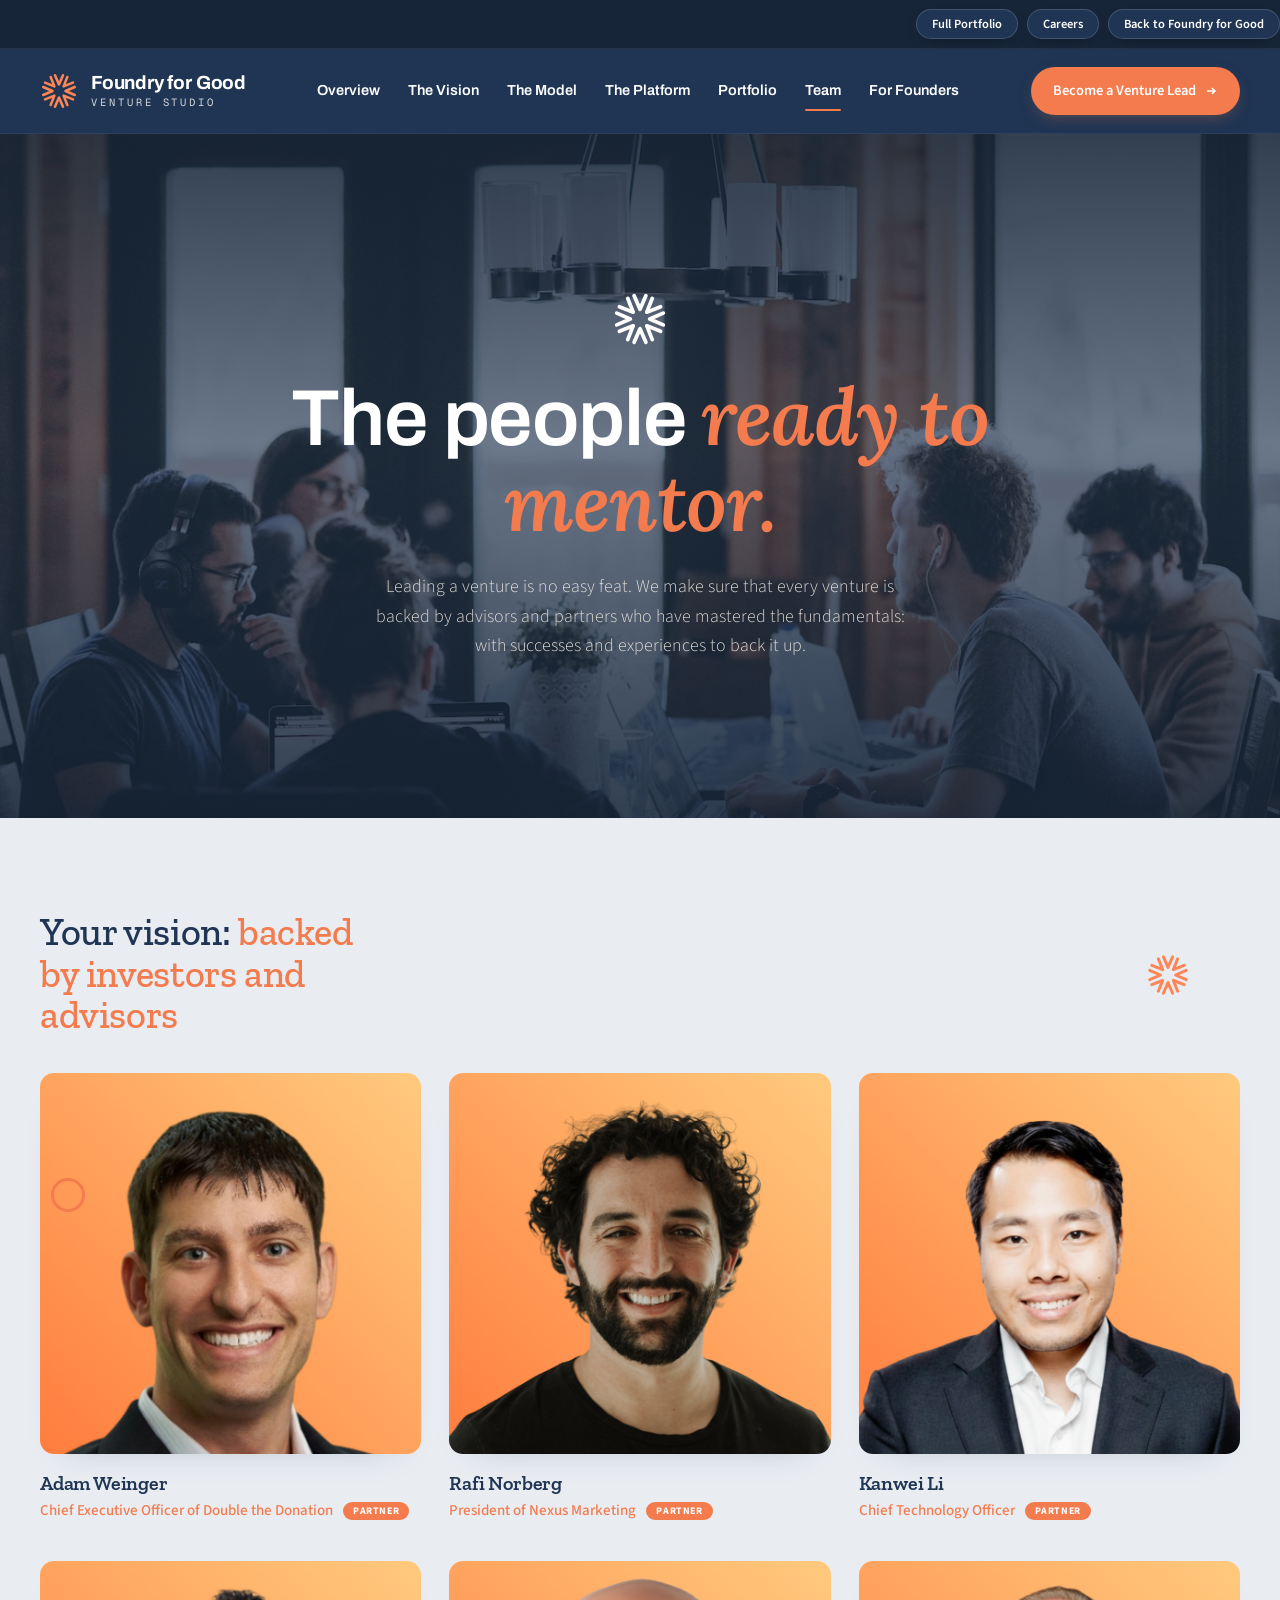
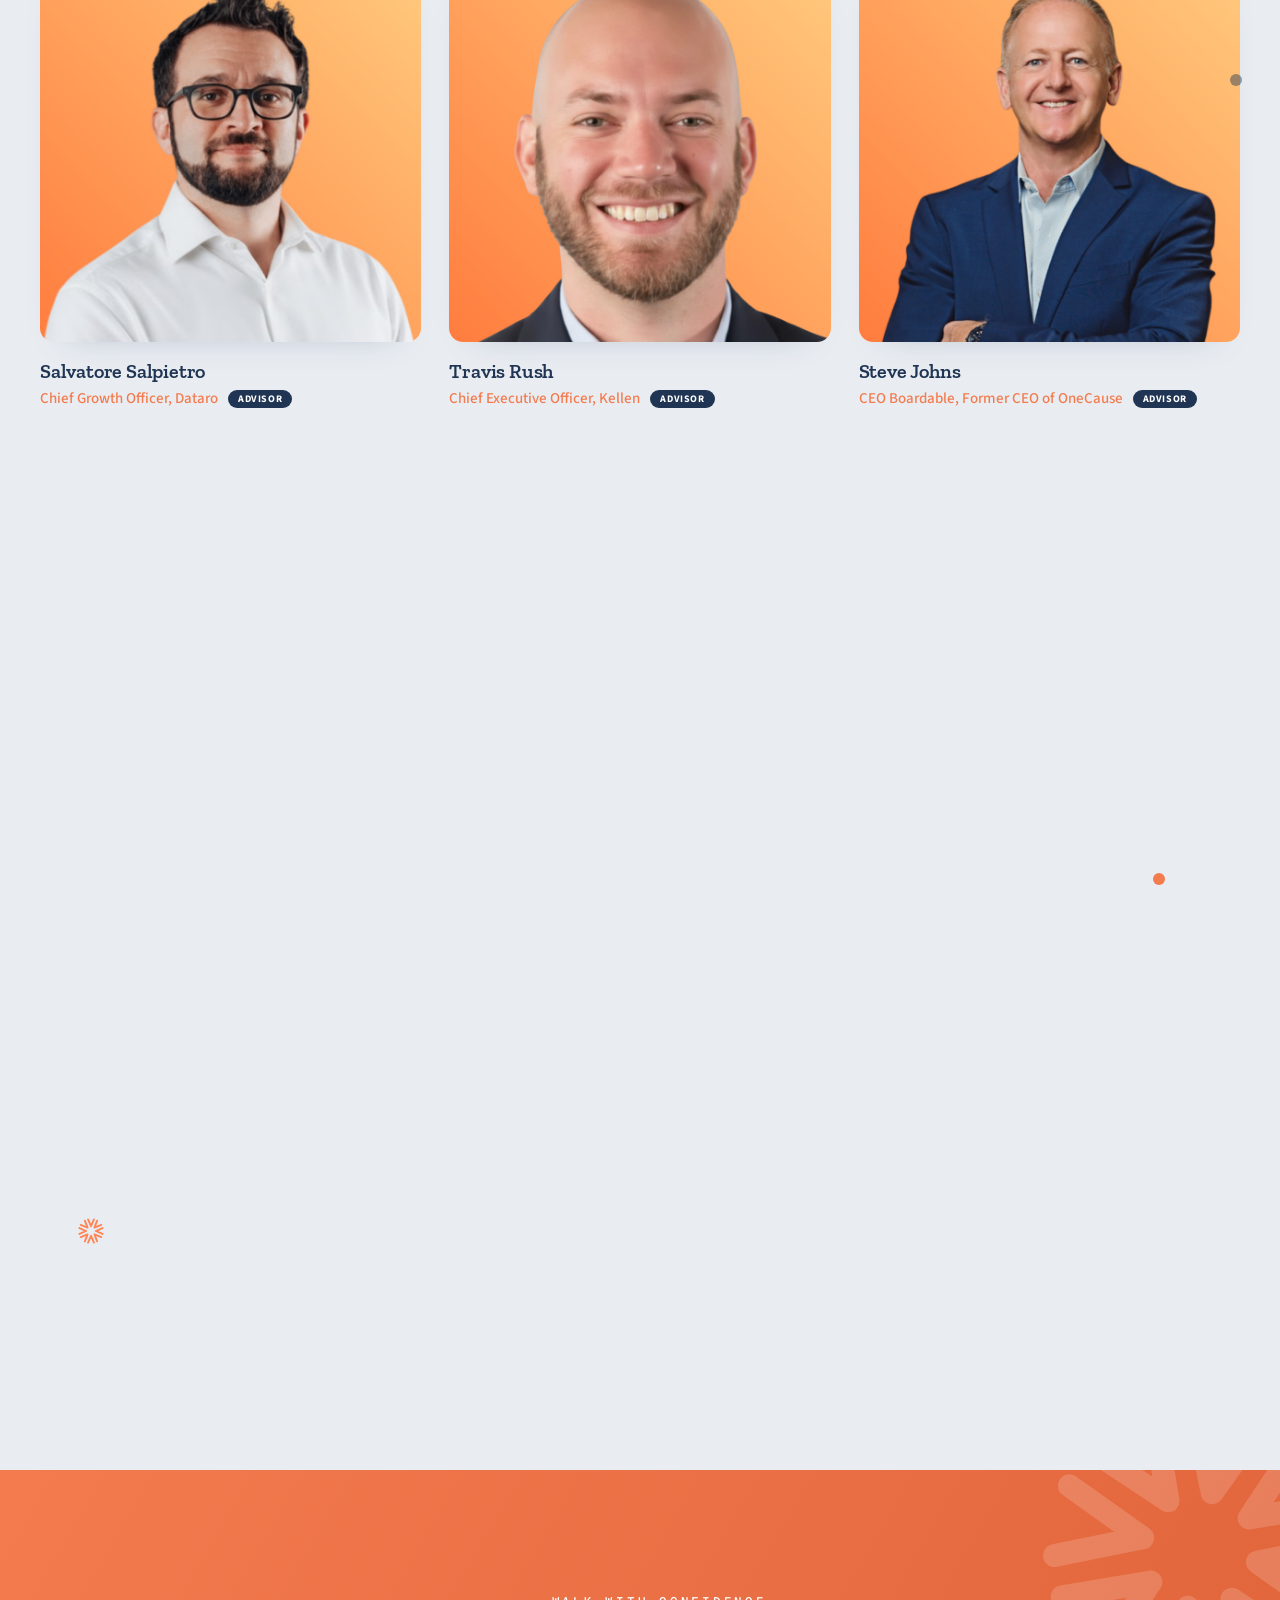
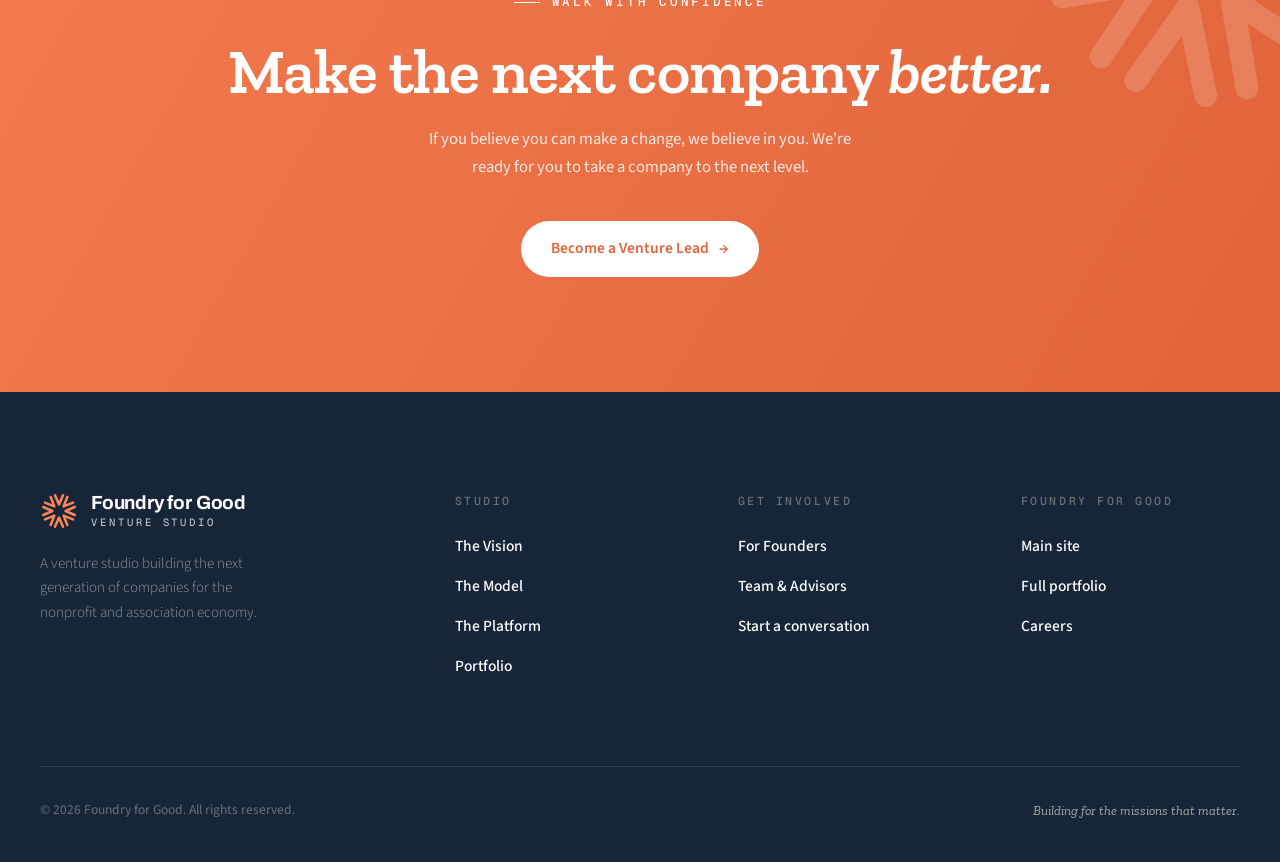
<file: ffg-lovable-port/team.html>
<!DOCTYPE html>
<html lang="en">
<head>
<meta charset="UTF-8">
<meta name="viewport" content="width=device-width, initial-scale=1.0">
<title>Team &amp; Advisors: Foundry for Good Venture Studio</title>
<meta name="description" content="The investors, partners, and operators behind the Foundry for Good venture studio: the people who back founding teams with capital, experience, and a network built over fourteen years.">
<link rel="icon" href="assets/ffg-mark.png">
<link rel="preconnect" href="https://fonts.googleapis.com">
<link rel="preconnect" href="https://fonts.gstatic.com" crossorigin>
<link href="https://fonts.googleapis.com/css2?family=Zilla+Slab:ital,wght@0,400;0,500;0,600;0,700;1,400;1,500;1,600&family=Source+Sans+3:wght@300;400;500;600;700&family=Geist+Mono:wght@400;500&family=Archivo:wght@500;600;700;800&family=Lora:ital,wght@0,600;1,600&display=swap" rel="stylesheet">
<style>
/* ==========================================================================
   FFG VENTURE STUDIO — shared stylesheet (multi-page micro-site)
   Antler structure × Atomic restraint × FFG navy & orange
   ========================================================================== */
:root{
  --bg:#f2ede5; --bg-soft:#f7f3ec; --surface:#fff;
  --navy:#1f3553; --navy-deep:#162538; --ink:#0e1b2e;
  --orange:#f37b4e; --orange-deep:#e0633a; --orange-soft:#fcd9c8;
  --text:#1f3553; --text-body:#475669; --text-mute:#7f8b98;
  --cream-line:#1f35531a;
  --ink-line:rgba(242,237,229,.14);
  --font-display:"Zilla Slab", ui-serif, Georgia, serif;
  --font-caps:"Archivo", ui-sans-serif, sans-serif;
  --font:"Source Sans 3", ui-sans-serif, system-ui, sans-serif;
  --mono:"Geist Mono", ui-monospace, monospace;
  --r-md:14px; --r-lg:20px; --r-xl:28px;
}
*{margin:0;padding:0;box-sizing:border-box}
html{scroll-behavior:smooth}
body{font-family:var(--font);color:var(--text);background:var(--bg);line-height:1.65;font-size:16.5px;-webkit-font-smoothing:antialiased;overflow-x:hidden;transition:background-color .9s ease}
html{overflow-x:hidden}
::selection{background:var(--orange);color:#fff}
a{color:inherit}
img{display:block;max-width:100%}
.wrap{max-width:1360px;margin:0 auto;padding:0 40px}
@media(max-width:720px){.wrap{padding:0 22px}}

/* ---- shared type ---- */
.eyebrow{font-family:var(--mono);font-size:12.5px;font-weight:500;letter-spacing:.22em;text-transform:uppercase;display:inline-flex;align-items:center;gap:12px}
.eyebrow::before{content:"";width:26px;height:1.5px;background:var(--orange);flex:none}
.caps{font-family:var(--font-caps);font-weight:600;letter-spacing:-.015em;line-height:.98;text-transform:uppercase}
.slab-i{font-family:var(--font-display);font-style:italic;font-weight:500;text-transform:none;letter-spacing:-.01em}
.btn{display:inline-flex;align-items:center;gap:10px;font-family:var(--font);font-size:15.5px;font-weight:600;padding:15px 30px;border-radius:999px;text-decoration:none;transition:transform .18s ease,background .18s ease,box-shadow .18s ease,color .18s ease;white-space:nowrap;cursor:pointer;border:0}
.btn .arrow{transition:transform .18s ease}
.btn:hover .arrow{transform:translateX(3px)}
.btn-orange{background:var(--orange);color:#fff;box-shadow:0 10px 26px -12px rgba(243,123,78,.65)}
.btn-orange:hover{background:var(--orange-deep);transform:translateY(-1px)}
.btn-ghost-light{background:transparent;color:#fff;border:1px solid rgba(255,255,255,.32)}
.btn-ghost-light:hover{background:#fff;color:var(--navy)}
.btn-navy{background:var(--navy);color:#fff}
.btn-navy:hover{background:var(--navy-deep);transform:translateY(-1px)}
.btn-ghost-navy{background:transparent;color:var(--navy);border:1px solid rgba(31,53,83,.35)}
.btn-ghost-navy:hover{background:var(--navy);color:#fff}

/* ---- reveal system ---- */
.reveal,.reveal-left,.reveal-right{opacity:0;transition:opacity .7s cubic-bezier(.22,1,.36,1),transform .7s cubic-bezier(.22,1,.36,1)}
.reveal{transform:translateY(30px)}
.reveal-left{transform:translateX(-34px)}
.reveal-right{transform:translateX(34px)}
.reveal.visible,.reveal-left.visible,.reveal-right.visible{opacity:1;transform:none}
.d1{transition-delay:.1s}.d2{transition-delay:.2s}.d3{transition-delay:.3s}.d4{transition-delay:.4s}

/* ==========================================================================
   SECONDARY "RETURN TO FOUNDRY FOR GOOD" TOP BAR
   ========================================================================== */
.topbar{background:var(--navy-deep);border-bottom:1px solid #ffffff10;font-family:var(--font)}
.topbar-inner{display:flex;align-items:center;justify-content:space-between;gap:12px;min-height:48px;padding:8px 0}
.topbar-right{display:flex;align-items:center;gap:9px;flex-wrap:wrap;justify-content:flex-end}
.topbar .tb-btn{display:inline-flex;align-items:center;gap:6px;font-family:var(--font);font-size:12.5px;font-weight:600;line-height:1;padding:8px 15px;border-radius:999px;text-decoration:none;white-space:nowrap;transition:background .15s,color .15s,border-color .15s,transform .15s;border:1px solid rgba(255,255,255,.16);color:#fff;background:var(--navy);box-shadow:0 6px 16px -10px rgba(0,0,0,.7)}
.topbar .tb-btn:hover{background:#fff;color:var(--navy);border-color:#fff;transform:translateY(-1px)}
.topbar .tb-btn .ar{transition:transform .18s ease}
.topbar .tb-btn:hover .ar{transform:translateX(-3px)}
.topbar .tb-btn-orange{background:var(--orange);border-color:var(--orange);color:#fff;box-shadow:0 6px 16px -8px #f37b4e99}
.topbar .tb-btn-orange:hover{background:#fff;color:var(--orange-deep);border-color:#fff}
@media(max-width:720px){.topbar .tb-hide{display:none}}

/* ==========================================================================
   NAV — kept from the approved site, extended for multi-page tabs
   ========================================================================== */
.nav{z-index:120;background:var(--navy);border-bottom:1px solid #ffffff0f;transition:all .25s;position:sticky;top:0}
.nav.scrolled{-webkit-backdrop-filter:blur(16px) saturate(140%);backdrop-filter:blur(16px) saturate(140%);background:#16253aeb;border-bottom:1px solid #ffffff14}
.nav-inner{justify-content:space-between;align-items:center;height:84px;display:flex}
.brand{align-items:center;gap:13px;text-decoration:none;display:flex}
.brand-mark img{object-fit:contain;width:38px;height:38px}
.brand-stack{display:flex;flex-direction:column;line-height:1.1}
.b-name{font-family:var(--font-caps);color:#fff;font-size:19px;font-weight:700;letter-spacing:-.01em}
.b-sub{font-family:var(--mono);color:#ffffffcc;font-size:10.5px;letter-spacing:.28em;text-transform:uppercase;margin-top:3px}
.nav-links{align-items:center;gap:2px;display:flex}
.nav-links a{font-family:var(--font-caps);color:#fff;border-radius:8px;padding:8px 13px;font-size:14.5px;font-weight:600;text-decoration:none;transition:all .15s;position:relative}
.nav-links a:hover{color:var(--orange);background:#f37b4e1f}
.nav-links a.active{color:#fff}
.nav-links a.active::after{content:"";position:absolute;left:13px;right:13px;bottom:0;height:2px;background:var(--orange);border-radius:2px}
.nav-cta{background:var(--orange);color:#fff;white-space:nowrap;border-radius:999px;align-items:center;gap:8px;padding:12px 22px;font-size:14.5px;font-weight:600;text-decoration:none;transition:transform .15s,background .15s,box-shadow .15s;display:inline-flex;box-shadow:0 6px 18px -8px #f37b4e80}
.nav-cta:hover{background:var(--orange-deep);transform:translateY(-1px)}
.mobile-toggle{color:#fff;border:1px solid #fff3;background:transparent;border-radius:8px;padding:10px;display:none;cursor:pointer}
.mobile-menu{display:none;background:var(--navy);border-top:1px solid #ffffff14;padding:12px 20px 20px;flex-direction:column;gap:4px}
.mobile-menu.open{display:flex}
.mobile-menu a{color:#ffffffd9;padding:12px 14px;border-radius:8px;font-size:16px;font-weight:500;text-decoration:none}
.mobile-menu a.active{color:var(--orange)}
.mobile-menu a.mm-sub{padding-left:30px;font-size:14.5px;color:#ffffffb0}
.mobile-menu a.mm-sub::before{content:"— ";color:var(--orange);opacity:.7}
.mobile-menu a:hover{color:var(--orange);background:#f37b4e1f}
.mobile-menu .nav-cta{justify-content:center;margin-top:8px}
@media(max-width:1040px){.nav-links,.nav .nav-cta{display:none}.mobile-toggle{display:inline-flex}.mobile-menu .nav-cta{display:inline-flex}}

/* ==========================================================================
   HERO — original full-bleed video, kept for its wow (Overview page)
   ========================================================================== */
.hero{position:relative;min-height:92vh;display:flex;align-items:center;justify-content:center;text-align:center;color:#fff;overflow:hidden;padding:clamp(80px,10vh,140px) 0}
.hero-bg-video{position:absolute;inset:0;width:100%;height:100%;object-fit:cover}
.hero-overlay{position:absolute;inset:0;background:linear-gradient(180deg,rgba(22,37,56,.82) 0%,rgba(31,53,83,.55) 45%,rgba(22,37,56,.82) 100%)}
.hero-center{position:relative;z-index:2;max-width:940px;margin:0 auto}
.hero-mark{width:56px;height:56px;margin:0 auto 30px;filter:brightness(0) invert(1)}
.hero-h1{font-family:var(--font-caps);font-weight:600;letter-spacing:-.015em;line-height:1.04;font-size:clamp(48px,7vw,104px);color:#fff}
.hero-h1 .accent{color:var(--orange);font-family:'Lora',serif;font-style:italic;font-weight:600}
.hero-sub{color:#f2ede5e0;max-width:62ch;font-size:clamp(17px,1.35vw,20px);margin:30px auto 40px;font-weight:300}
.hero-ctas{display:flex;gap:14px;flex-wrap:wrap;justify-content:center}
.star-white{color:#fff}
.star-orange{color:var(--orange)}

/* ==========================================================================
   PAGE HERO — interior pages (no video), navy band
   ========================================================================== */
.page-hero{position:relative;background:var(--navy);color:#fff;overflow:hidden;padding:clamp(96px,13vh,168px) 0 clamp(64px,8vw,104px)}
.page-hero::before{content:"";position:absolute;inset:0;background-image:radial-gradient(rgba(255,255,255,.05) 1.3px,transparent 1.3px);background-size:26px 26px;-webkit-mask-image:radial-gradient(680px 560px at 82% 20%,#000 0%,transparent 72%);mask-image:radial-gradient(680px 560px at 82% 20%,#000 0%,transparent 72%)}
.page-hero::after{content:"";position:absolute;inset:0;background:radial-gradient(780px 520px at 92% 0%,rgba(243,123,78,.20),transparent 60%);pointer-events:none}
.page-hero .wrap{position:relative;z-index:2}
.page-hero .eyebrow{color:var(--orange-soft);margin-bottom:26px}
.page-hero h1{font-family:var(--font-display);font-weight:600;letter-spacing:-.015em;line-height:1.03;font-size:clamp(40px,5.6vw,80px);color:#fff;max-width:18ch}
.page-hero h1 em{font-style:italic;color:var(--orange)}
.page-hero .lede{color:#e8e2d8c2;font-weight:300;font-size:clamp(17px,1.4vw,21px);max-width:60ch;margin-top:26px}
.page-hero .ph-crumb{font-family:var(--mono);font-size:11.5px;letter-spacing:.14em;text-transform:uppercase;color:#e8e2d873;margin-bottom:22px}
.page-hero .ph-crumb a{color:#e8e2d873;text-decoration:none}
.page-hero .ph-crumb a:hover{color:var(--orange)}
/* image-backed variant — full-bleed photo behind, centered text in front, white mark on top */
.page-hero.ph-img{display:flex;align-items:center;justify-content:center;text-align:center;min-height:76vh;padding:clamp(90px,12vh,150px) 0}
.page-hero.ph-img::before,.page-hero.ph-img::after{display:none}
.page-hero.ph-img .ph-bg{position:absolute;inset:0;width:100%;height:100%;object-fit:cover}
.page-hero.ph-img .ph-overlay{position:absolute;inset:0;background:linear-gradient(180deg,rgba(22,37,56,.84) 0%,rgba(31,53,83,.55) 45%,rgba(22,37,56,.84) 100%)}
.page-hero.ph-img .wrap{max-width:1060px}
.page-hero.ph-img .hero-mark{width:56px;height:56px;margin:0 auto 28px;filter:brightness(0) invert(1)}
.page-hero.ph-img .eyebrow{justify-content:center}
.page-hero.ph-img h1{font-family:var(--font-caps);line-height:1.04;font-size:clamp(42px,6.2vw,92px);max-width:16ch;margin:0 auto}
.page-hero.ph-img h1 em{font-family:'Lora',serif;font-weight:600}
.page-hero.ph-img .lede{margin:26px auto 0;color:#f2ede5e0}
.page-hero.ph-img .hero-ctas{justify-content:center;margin-top:36px}

/* ==========================================================================
   STATS — "best place on the planet" analogue
   ========================================================================== */
.beststats{background:var(--navy-deep);color:#fff;position:relative;overflow:hidden;padding:clamp(90px,10vw,150px) 0}
.beststats .wrap{display:grid;grid-template-columns:1.15fr .85fr;gap:clamp(40px,6vw,90px);align-items:center;position:relative}
.beststats h2{font-family:var(--font-display);font-weight:600;letter-spacing:-.015em;line-height:1.1;font-size:clamp(32px,3.6vw,56px);color:#fff;max-width:20ch}
.beststats h2 em{font-style:italic;color:var(--orange)}
.beststats .lede{color:#e8e2d8b3;font-weight:300;font-size:clamp(16.5px,1.25vw,19px);max-width:54ch;margin-top:26px}
.statrow{display:flex;gap:clamp(24px,3vw,44px);margin-top:52px;flex-wrap:wrap}
.statcell{border-left:1.5px solid var(--ink-line);padding-left:clamp(16px,1.6vw,26px)}
.statcell .num{font-family:var(--font-display);font-style:italic;font-weight:500;font-size:clamp(38px,3.6vw,58px);line-height:1;color:#fff}
.statcell .num .suf{color:var(--orange);font-style:normal}
.statcell .lbl{font-size:14px;color:#e8e2d880;margin-top:10px;max-width:12ch;line-height:1.35}
.star-side{display:flex;align-items:center;justify-content:center;position:relative;perspective:900px}
.star-side::after{content:"";position:absolute;bottom:-9%;left:50%;transform:translateX(-50%);width:58%;height:40px;background:radial-gradient(50% 50% at 50% 50%,rgba(255,255,255,.22),transparent 72%);filter:blur(8px)}
.star3d{position:relative;width:clamp(220px,24vw,360px);aspect-ratio:1;transform-style:preserve-3d;animation:star-spin 22s linear infinite}
.star-side::before{content:"";position:absolute;inset:-8%;background:radial-gradient(42% 42% at 50% 50%,rgba(255,255,255,.16),transparent 72%);pointer-events:none}
.star3d img{position:absolute;inset:0;width:100%;height:100%;backface-visibility:visible;image-rendering:auto}
@keyframes star-spin{to{transform:rotateZ(360deg)}}
@media(max-width:980px){.beststats .wrap{grid-template-columns:1fr}.star-side{order:-1}.star3d{width:180px}}

/* ==========================================================================
   THESIS — FURTHER: for Good typographic moment
   ========================================================================== */
.thesis{padding:clamp(100px,12vw,180px) 0 clamp(70px,8vw,120px);text-align:left;background:transparent;position:relative;overflow:hidden}
.thesis::before{content:"";position:absolute;inset:0;background-image:radial-gradient(rgba(31,53,83,.10) 1.3px,transparent 1.3px);background-size:26px 26px;-webkit-mask-image:radial-gradient(700px 600px at 18% 30%,#000 0%,transparent 70%);mask-image:radial-gradient(700px 600px at 18% 30%,#000 0%,transparent 70%)}
.thesis::after{content:"";position:absolute;inset:0;background:radial-gradient(800px 620px at 92% 8%,rgba(243,123,78,.13),transparent 62%);pointer-events:none}
.thesis-ghost{position:absolute;right:-4vw;top:50%;transform:translateY(-58%);width:clamp(300px,30vw,480px);height:auto;filter:brightness(0);opacity:.06;pointer-events:none;will-change:transform}
.thesis .wrap{position:relative;z-index:2}
.thesis .eyebrow{color:var(--navy);margin-bottom:40px}
.thesis-h{font-size:clamp(64px,10.5vw,170px);line-height:.92;color:var(--navy)}
.thesis-h .slab-i{display:block;color:var(--orange);font-size:.62em;margin-top:.08em}
.thesis-h .slab-i::before{content:"—"}
.thesis p{max-width:62ch;font-size:clamp(17px,1.4vw,21px);color:var(--text-body);margin-top:44px}

/* ==========================================================================
   OUR WORK — Atomic-style photo carousel
   ========================================================================== */
.wstrip{background:transparent;padding:6px 0 clamp(70px,8vw,110px);position:relative}
.wstrip-controls{display:flex;justify-content:flex-end;gap:10px;margin-bottom:22px}
.wcarousel{display:flex;gap:22px;overflow-x:auto;scroll-behavior:auto;scrollbar-width:none;-ms-overflow-style:none;padding:6px calc(max(0px,(100% - 1360px)/2) + 40px) 10px}
.wcarousel::-webkit-scrollbar{display:none}
@media(max-width:720px){.wcarousel{padding-left:22px;padding-right:22px}}
.workhero{position:relative;background:url('assets/hero-team.jpg') center/cover no-repeat;padding:clamp(110px,14vw,200px) 0}
@media(min-width:980px){.workhero{background-attachment:fixed}}
.workhero::before{content:"";position:absolute;inset:0;background:linear-gradient(100deg,rgba(22,37,56,.9) 25%,rgba(22,37,56,.55) 100%)}
.workhero .wrap{position:relative;z-index:2}
.workhero .eyebrow{color:var(--orange-soft);margin-bottom:28px}
.work-statement{font-family:var(--font-display);font-weight:500;letter-spacing:-.01em;font-size:clamp(28px,3.2vw,48px);line-height:1.22;max-width:32ch;color:#fff}
.work-statement em{font-style:italic;color:var(--orange)}
.wcard{flex:0 0 clamp(300px,26vw,380px);scroll-snap-align:start;border-radius:var(--r-lg);overflow:hidden;text-decoration:none;position:relative;background:#fff;box-shadow:0 22px 46px -32px rgba(31,53,83,.45);transition:transform .35s cubic-bezier(.22,1,.36,1)}
.wcard:hover{transform:translateY(-8px)}
.wphoto{position:relative;height:clamp(320px,34vw,440px);overflow:hidden;background:linear-gradient(160deg,#fdf5ee,#f7e8dc)}
.wphoto img{width:100%;height:100%;object-fit:cover;transition:transform .7s cubic-bezier(.22,1,.36,1)}
.wcard:hover .wphoto img{transform:scale(1.06)}
.wphoto::after{content:"";position:absolute;inset:0;background:linear-gradient(195deg,rgba(22,37,56,0) 45%,rgba(22,37,56,.62) 100%)}
.wcat{position:absolute;top:16px;left:16px;z-index:2;font-family:var(--mono);font-size:10.5px;letter-spacing:.16em;text-transform:uppercase;color:#fff;background:rgba(22,37,56,.55);-webkit-backdrop-filter:blur(6px);backdrop-filter:blur(6px);padding:7px 13px;border-radius:999px}
.wlogo{position:absolute;left:16px;bottom:16px;z-index:2;background:#fff;border-radius:12px;padding:10px 16px;display:flex;align-items:center;box-shadow:0 10px 26px -12px rgba(0,0,0,.4)}
.wlogo img{height:28px;width:auto;max-width:170px;object-fit:contain}
.wfoot{padding:20px 22px 24px;display:flex;flex-direction:column;gap:12px}
.wfoot p{font-size:14.5px;color:var(--text-body);line-height:1.5}
.wfoot .wmetric{border-top:1px solid var(--cream-line);padding-top:12px;font-weight:700;font-size:13.5px;color:var(--navy)}

/* ==========================================================================
   SECTION HEAD pattern
   ========================================================================== */
.shead{margin-bottom:clamp(44px,5vw,72px)}
.shead .eyebrow{color:var(--navy);margin-bottom:26px}
.shead h2{font-family:var(--font-display);font-weight:600;letter-spacing:-.015em;font-size:clamp(32px,4vw,56px);line-height:1.06;max-width:22ch}
.shead h2 em{font-style:italic;color:var(--orange)}
.shead .lede{color:var(--text-body);font-size:clamp(16.5px,1.25vw,19px);max-width:60ch;margin-top:22px}
.shead.split{display:flex;align-items:flex-end;justify-content:space-between;gap:44px;flex-wrap:wrap}
.shead.split .lede{margin-top:0;margin-bottom:6px;max-width:44ch}

/* ==========================================================================
   APPROACH — 4 phases, staggered
   ========================================================================== */
.approach{padding:clamp(90px,10vw,150px) 0;background:transparent;position:relative}
.stack{display:grid;gap:24px}
.spanel{position:sticky;background:#fff;border-radius:var(--r-xl);box-shadow:0 -20px 50px -38px rgba(31,53,83,.55);display:grid;grid-template-columns:1.05fr .95fr;overflow:hidden;min-height:400px}
.spanel:nth-child(1){top:104px}
.spanel:nth-child(2){top:126px}
.spanel:nth-child(3){top:148px}
.spanel:nth-child(4){top:170px}
.spanel-body{padding:clamp(30px,4.5vw,60px);display:flex;flex-direction:column;justify-content:center}
.snum{font-family:var(--font-display);font-style:italic;font-weight:500;font-size:clamp(46px,5vw,74px);color:var(--orange);line-height:1;margin-bottom:18px}
.spanel h3{font-family:var(--font-display);font-size:clamp(26px,2.6vw,38px);font-weight:600;color:var(--navy);margin-bottom:14px}
.spanel p{font-size:16px;color:var(--text-body);max-width:46ch}
.spanel-img{position:relative;overflow:hidden;min-height:280px}
.spanel-img img{position:absolute;inset:0;width:100%;height:100%;object-fit:cover}
.spanel.dark{background:var(--navy-deep)}
.spanel.dark h3{color:#fff}
.spanel.dark p{color:#e8e2d8b3}
@media(max-width:860px){.spanel{grid-template-columns:1fr}.spanel-img{order:-1;min-height:200px}}

/* ==========================================================================
   PEOPLE — kept verbatim from the approved site
   ========================================================================== */
.people{padding:clamp(20px,3vw,40px) 0 clamp(90px,10vw,150px);background:transparent;position:relative;overflow:hidden}
.systems-team-section{margin-top:56px}
.systems-team-intro{margin-bottom:36px}
.systems-team-intro h3{font-family:var(--font-display);letter-spacing:-.01em;max-width:16ch;font-size:clamp(28px,3vw,42px);font-weight:500;line-height:1.08}
.systems-team-intro h3 .intro-blue{color:var(--navy)}
.systems-team-intro h3 .intro-orange{color:var(--orange)}
.systems-team-grid{grid-template-columns:repeat(3,minmax(0,1fr));gap:40px 28px;display:grid}
.systems-team-card{min-width:0}
.systems-team-photo-wrap{aspect-ratio:1;background:var(--surface);margin-bottom:18px;overflow:hidden;box-shadow:0 16px 34px -28px #1f355359;border-radius:var(--r-md)}
.systems-team-photo{object-fit:cover;width:100%;height:100%;display:block}
.systems-team-meta h4{font-family:var(--font-display);letter-spacing:-.01em;color:var(--navy);margin:0 0 6px;font-size:20px;font-weight:600;line-height:1.12}
.systems-team-role-row{flex-wrap:wrap;align-items:center;gap:8px 10px;display:flex}
.systems-team-role-row p{color:var(--orange);font-size:15px;font-weight:500;line-height:1.35}
.systems-team-badge{background:var(--orange);color:#fff;letter-spacing:.06em;text-transform:uppercase;border-radius:999px;justify-content:center;align-items:center;padding:4px 10px;font-size:10px;font-weight:700;line-height:1;display:inline-flex}
.systems-team-badge.badge-advisor{background:var(--navy);color:#fff}
.systems-team-badge.badge-partner{background:var(--orange);color:#fff}
.systems-team-badge.badge-operations{background:var(--orange-soft);color:var(--orange-deep)}
@media(max-width:980px){.systems-team-grid{grid-template-columns:repeat(2,minmax(0,1fr))}}
@media(max-width:580px){.systems-team-grid{grid-template-columns:1fr;gap:28px}}

/* ==========================================================================
   PORTFOLIO — Atomic carousel analogue
   ========================================================================== */
.portfolio{padding:clamp(90px,10vw,150px) 0;background:transparent;border-top:1px solid var(--cream-line);position:relative;overflow:hidden}
.car-controls{display:flex;gap:10px}
.car-btn{width:46px;height:46px;border-radius:50%;border:1px solid rgba(31,53,83,.3);background:transparent;color:var(--navy);font-size:18px;cursor:pointer;transition:all .2s;display:inline-flex;align-items:center;justify-content:center}
.car-btn:hover{background:var(--navy);color:#fff}
.pf-head{display:flex;align-items:flex-end;justify-content:space-between;gap:44px;flex-wrap:wrap;margin-bottom:30px}
.pf-head .eyebrow{color:var(--navy);margin-bottom:24px}
.pf-title{font-family:var(--font-caps);font-weight:600;text-transform:uppercase;letter-spacing:-.01em;font-size:clamp(36px,4.4vw,64px);line-height:.98;color:var(--navy)}
.pf-title .slab-i{display:block;text-transform:none;color:var(--orange);font-size:.88em;margin-top:.1em}
.pf-title .slab-i::before{content:"—"}
.pf-head .lede{max-width:42ch;margin-bottom:8px}
.pf-rule{border:0;border-top:1.5px solid var(--navy);margin:0 0 14px}
.pf-meta{display:flex;justify-content:space-between;gap:20px;flex-wrap:wrap;font-family:var(--mono);font-size:11px;letter-spacing:.1em;text-transform:uppercase;color:var(--text-mute);margin-bottom:36px}
.pf-grid{display:grid;grid-template-columns:repeat(4,1fr);gap:18px}
.tile{background:#fff;border:1px solid rgba(31,53,83,.18);border-radius:var(--r-md);padding:18px 18px 22px;display:flex;flex-direction:column;text-decoration:none;transition:transform .3s cubic-bezier(.22,1,.36,1),box-shadow .3s ease}
.tile:hover{transform:translateY(-6px);box-shadow:0 24px 44px -30px rgba(31,53,83,.45)}
.tile-logo{border:1px solid rgba(31,53,83,.14);border-radius:10px;height:110px;display:flex;align-items:center;justify-content:center;margin-bottom:16px;background:var(--bg-soft)}
.tile-logo img{max-height:44px;max-width:70%;object-fit:contain}
.tile-top{display:flex;justify-content:space-between;align-items:center;margin-bottom:10px}
.tile-num{font-family:var(--mono);font-size:11px;color:var(--text-mute)}
.tile-cat{font-family:var(--mono);font-size:9.5px;letter-spacing:.12em;text-transform:uppercase;color:var(--orange-deep);border:1px solid rgba(224,99,58,.45);border-radius:999px;padding:4px 10px;white-space:nowrap}
.tile h3{font-family:var(--font-display);font-size:20px;font-weight:600;color:var(--navy);margin-bottom:8px}
.tile p{font-size:13.5px;color:var(--text-body);line-height:1.55;margin-bottom:16px}
.tile-metric{margin-top:auto;display:flex;align-items:flex-end;justify-content:space-between;gap:12px;border-top:1px solid var(--cream-line);padding-top:14px}
.tile-metric .val{font-family:var(--font-display);font-style:italic;font-weight:500;font-size:clamp(20px,1.7vw,26px);color:var(--orange-deep);line-height:1.05;display:block}
.tile-metric .lab{font-family:var(--mono);font-size:9px;letter-spacing:.12em;text-transform:uppercase;color:var(--text-mute);display:block;margin-top:5px}
.tile-visit{flex:none;font-size:12.5px;font-weight:700;color:var(--navy);border:1px solid rgba(31,53,83,.3);border-radius:999px;padding:7px 14px;transition:all .2s;white-space:nowrap}
.tile:hover .tile-visit{background:var(--navy);color:#fff}
.tile.next-tile{border:1.5px dashed rgba(224,99,58,.6);background:transparent;align-items:center;justify-content:center;text-align:center;padding:30px 22px}
.tile.next-tile .tile-chip{font-family:var(--mono);font-size:10px;letter-spacing:.14em;text-transform:uppercase;color:var(--orange-deep);border:1px solid rgba(224,99,58,.45);border-radius:999px;padding:5px 12px;margin-bottom:16px}
.tile.next-tile h3{font-size:23px}
.tile.next-tile h3::after{content:" →"}
.tile.next-tile p{margin-bottom:20px}
.tile.next-tile .btn{padding:10px 20px;font-size:13.5px}
@media(max-width:1080px){.pf-grid{grid-template-columns:1fr 1fr}}
@media(max-width:580px){.pf-grid{grid-template-columns:1fr}}

/* ==========================================================================
   OPERATING SYSTEM — six advantages, photo bento (dark)
   ========================================================================== */
.os{background:var(--navy);color:#fff;padding:clamp(90px,10vw,150px) 0}
.os .shead .eyebrow,.os .shead h2{color:#fff}
.os .shead .lede{color:#e8e2d8b3}
.os-grid{display:grid;grid-template-columns:repeat(3,1fr);gap:18px}
.os-cell{position:relative;border-radius:var(--r-lg);overflow:hidden;min-height:290px;display:flex;flex-direction:column;justify-content:flex-end;padding:26px;text-decoration:none}
.os-cell .bgimg{position:absolute;inset:0;background-size:cover;background-position:center;transition:transform .6s cubic-bezier(.22,1,.36,1)}
.os-cell:hover .bgimg{transform:scale(1.05)}
.os-cell::after{content:"";position:absolute;inset:0;background:linear-gradient(190deg,rgba(22,37,56,.06) 30%,rgba(14,27,46,.92) 100%)}
.os-cell h3{position:relative;z-index:2;font-family:var(--font-display);font-size:25px;font-weight:600;margin-bottom:10px;color:#fff}
.os-cell h3::before{content:"✳ ";color:var(--orange);font-size:.75em}
.os-cell p{position:relative;z-index:2;font-size:14.5px;color:#f2ede5d9;line-height:1.55}
@media(max-width:980px){.os-grid{grid-template-columns:1fr 1fr}}
@media(max-width:620px){.os-grid{grid-template-columns:1fr}}

/* ==========================================================================
   STUDIO + STRUCTURE
   ========================================================================== */
.studio{padding:clamp(90px,10vw,150px) 0;background:transparent;position:relative;overflow:hidden}
.studio-cols{display:grid;grid-template-columns:1fr 1fr;gap:26px;margin-bottom:clamp(56px,6vw,84px)}
.studio-card{background:#fff;border-radius:var(--r-lg);overflow:hidden;box-shadow:0 18px 40px -30px rgba(31,53,83,.35)}
.studio-card .simg{height:220px;overflow:hidden}
.studio-card .simg img{width:100%;height:100%;object-fit:cover;transition:transform .6s cubic-bezier(.22,1,.36,1)}
.studio-card:hover .simg img{transform:scale(1.05)}
.studio-card .sbody{padding:30px 32px 34px}
.studio-card h3{font-family:var(--font-display);font-size:26px;font-weight:600;color:var(--navy);margin-bottom:12px}
.studio-card p{font-size:15.5px;color:var(--text-body)}
.chips{display:flex;flex-wrap:wrap;gap:10px;margin-top:20px}
.chip{font-family:var(--mono);font-size:12px;letter-spacing:.06em;border:1.5px solid var(--navy);color:var(--navy);border-radius:999px;padding:8px 18px;font-weight:500}
@media(max-width:860px){.studio-cols{grid-template-columns:1fr}}
/* offers */
.offers{display:grid;grid-template-columns:repeat(3,1fr);gap:22px;margin-bottom:clamp(56px,6vw,84px)}
.offer{background:var(--navy);color:#fff;border-radius:var(--r-lg);padding:34px 32px 38px;position:relative;overflow:hidden}
.offer::after{content:"✳";position:absolute;right:-18px;bottom:-34px;font-size:120px;color:rgba(243,123,78,.18);line-height:1;animation:spin-slow 32s linear infinite}
.offer .ocat{font-family:var(--mono);font-size:11px;letter-spacing:.2em;text-transform:uppercase;color:var(--orange);margin-bottom:20px}
.offer .oval{font-family:var(--font-display);font-style:italic;font-weight:500;font-size:clamp(28px,2.4vw,38px);line-height:1.1;margin-bottom:14px}
.offer p{font-size:14.5px;color:#e8e2d8b3;position:relative;z-index:2}
@media(max-width:860px){.offers{grid-template-columns:1fr}}
/* advantage */
.advantage{display:grid;grid-template-columns:1fr 1fr;gap:clamp(36px,5vw,80px);align-items:start;border-top:1px solid var(--cream-line);padding-top:clamp(44px,5vw,64px)}
.advantage h3{font-family:var(--font-display);font-size:clamp(28px,3vw,42px);font-weight:600;color:var(--navy);line-height:1.08}
.advantage h3 em{font-style:italic;color:var(--orange)}
.advantage .adv-lede{font-size:16.5px;color:var(--text-body);margin-top:16px}
.advantage ul{list-style:none}
.advantage li{display:flex;gap:16px;align-items:baseline;font-size:17px;font-weight:600;color:var(--navy);padding:18px 0;border-bottom:1px solid var(--cream-line)}
.advantage li::before{content:"→";color:var(--orange);font-weight:700;flex:none}
@media(max-width:860px){.advantage{grid-template-columns:1fr}}

/* ==========================================================================
   QUOTES — Antler last-page analogue
   ========================================================================== */
.quotes{background:var(--navy-deep);color:#fff;padding:clamp(100px,11vw,170px) 0;text-align:center;position:relative;overflow:hidden}
.quotes::before{content:"";position:absolute;inset:0;background:radial-gradient(900px 500px at 50% 120%,rgba(243,123,78,.14),transparent 65%)}
.quotes .eyebrow{color:var(--orange-soft);justify-content:center;margin-bottom:44px}
.quotes .eyebrow::before{display:none}
.qslide{max-width:980px;margin:0 auto;position:relative;min-height:270px}
.qtext{font-family:var(--font-display);font-weight:500;font-size:clamp(24px,3vw,42px);line-height:1.3;letter-spacing:-.01em;position:absolute;inset:0;opacity:0;transform:translateY(16px);transition:opacity .5s ease,transform .5s ease;pointer-events:none}
.qtext.active{opacity:1;transform:none;position:relative;pointer-events:auto}
.qtext .qmark{color:var(--orange);font-style:italic}
.qcase{font-family:var(--font);font-size:15px;color:#e8e2d899;max-width:64ch;margin:26px auto 0;font-weight:300;line-height:1.6}
.qbrand{display:inline-flex;align-items:center;justify-content:center;background:#fff;border-radius:12px;padding:14px 24px;margin-top:26px;box-shadow:0 14px 30px -18px rgba(0,0,0,.5)}
.qbrand img{height:34px;width:auto;display:block}
.qwho{display:flex;justify-content:center;gap:clamp(24px,5vw,70px);margin-top:54px;flex-wrap:wrap}
.qtab{background:transparent;border:0;cursor:pointer;display:flex;align-items:center;gap:14px;padding:14px 6px;color:#fff;opacity:.45;transition:opacity .25s;border-bottom:2px solid transparent;font-family:var(--font)}
.qtab.active{opacity:1;border-bottom-color:var(--orange)}
.qtab img{width:52px;height:52px;object-fit:cover;border-radius:50%;border:2px solid rgba(243,123,78,.6)}
.qtab .qname{text-align:left;line-height:1.25}
.qtab .qname strong{display:block;font-size:15.5px;font-weight:700}
.qtab .qname span{font-size:13px;color:#e8e2d899}

/* ==========================================================================
   COHORT CTA + PARTNER
   ========================================================================== */
.cohort{background:linear-gradient(120deg,var(--orange) 0%,var(--orange-deep) 100%);color:#fff;padding:clamp(80px,9vw,130px) 0;text-align:center;position:relative;overflow:hidden}
.cohort-star{position:absolute;right:-90px;top:-90px;width:340px;height:340px;filter:brightness(0) invert(1);opacity:.16;transform:rotate(12deg);pointer-events:none}
.cohort .eyebrow{color:#fff;justify-content:center;margin-bottom:26px}
.cohort .eyebrow::before{background:#fff}
.cohort h2{font-family:var(--font-display);font-size:clamp(38px,5vw,72px);font-weight:600;letter-spacing:-.015em;line-height:1.02;margin-bottom:22px}
.cohort h2 em{font-style:italic}
.cohort p{max-width:56ch;margin:0 auto 40px;font-size:clamp(16.5px,1.3vw,19px);color:#fff2}
.cohort p{color:#ffffffd9}
.cohort .btn{background:#fff;color:var(--orange-deep)}
.cohort .btn:hover{background:var(--navy);color:#fff}
.partner{background:transparent;padding:clamp(90px,10vw,150px) 0;text-align:center;position:relative;overflow:hidden}
.partner h2{font-family:var(--font-display);font-weight:600;letter-spacing:-.015em;font-size:clamp(34px,4.6vw,64px);line-height:1.05;max-width:20ch;margin:26px auto 26px;color:var(--navy)}
.partner h2 em{font-style:italic;color:var(--orange)}
.partner .lede{max-width:66ch;margin:0 auto 44px;color:var(--text-body);font-size:clamp(16.5px,1.3vw,19px)}
.partner-ctas{display:flex;gap:14px;justify-content:center;flex-wrap:wrap}

/* ==========================================================================
   RICH CONTENT — informative blocks (Digital Tabby analogue)
   ========================================================================== */
.rich{padding:clamp(76px,9vw,130px) 0;position:relative;overflow:hidden}
.rich.tight{padding:clamp(56px,7vw,96px) 0}
.prose{max-width:70ch}
.prose.center{margin:0 auto;text-align:center}
.prose p{font-size:clamp(16.5px,1.25vw,19px);color:var(--text-body);margin-top:22px;line-height:1.7}
.prose p:first-child{margin-top:0}
.prose .lead{font-family:var(--font-display);font-weight:500;font-size:clamp(21px,2vw,28px);line-height:1.4;color:var(--navy)}
.prose h3{font-family:var(--font-display);font-weight:600;font-size:clamp(24px,2.4vw,34px);color:var(--navy);margin-top:44px;line-height:1.12}
.prose h3 em{font-style:italic;color:var(--orange)}
.prose a.inline{color:var(--orange-deep);text-decoration:underline;text-underline-offset:3px;text-decoration-thickness:1.5px;font-weight:600}
.prose a.inline:hover{color:var(--orange)}

/* two-column feature rows */
.frow{display:grid;grid-template-columns:1fr 1fr;gap:clamp(36px,5vw,80px);align-items:center}
.frow + .frow{margin-top:clamp(56px,6vw,90px)}
.frow.flip .frow-media{order:2}
.frow-media{border-radius:var(--r-lg);overflow:hidden;box-shadow:0 22px 46px -34px rgba(31,53,83,.5);background:var(--bg-soft)}
.frow-media img{width:100%;height:100%;object-fit:cover;display:block;aspect-ratio:4/3}
.frow-body h3{font-family:var(--font-display);font-weight:600;font-size:clamp(24px,2.6vw,38px);color:var(--navy);line-height:1.1;margin-bottom:16px}
.frow-body h3 em{font-style:italic;color:var(--orange)}
.frow-body p{font-size:clamp(16px,1.2vw,18px);color:var(--text-body);line-height:1.68;margin-top:14px}
.frow-body p:first-of-type{margin-top:0}
@media(max-width:860px){.frow{grid-template-columns:1fr;gap:28px}.frow.flip .frow-media{order:0}}

/* numbered steps */
.steps{display:grid;gap:16px}
.step{display:grid;grid-template-columns:auto 1fr;gap:24px;align-items:start;background:#fff;border:1px solid var(--cream-line);border-radius:var(--r-lg);padding:28px 30px}
.step .step-n{font-family:var(--font-display);font-style:italic;font-weight:500;font-size:clamp(30px,3vw,44px);color:var(--orange);line-height:1}
.step h3{font-family:var(--font-display);font-weight:600;font-size:clamp(19px,1.8vw,24px);color:var(--navy);margin-bottom:8px}
.step p{font-size:15.5px;color:var(--text-body);line-height:1.62;max-width:64ch}
@media(max-width:560px){.step{grid-template-columns:1fr;gap:8px;padding:22px 22px}}

/* big legitimacy number strip */
.factstrip{background:var(--navy-deep);color:#fff;padding:clamp(64px,7vw,104px) 0;position:relative;overflow:hidden}
.factstrip::after{content:"";position:absolute;inset:0;background:radial-gradient(700px 460px at 88% 10%,rgba(243,123,78,.16),transparent 62%);pointer-events:none}
.factstrip .wrap{position:relative;z-index:2}
.factgrid{display:grid;grid-template-columns:repeat(4,1fr);gap:clamp(20px,3vw,40px)}
.factcell{border-top:2px solid var(--orange);padding-top:20px}
.factcell .fv{font-family:var(--font-display);font-style:italic;font-weight:500;font-size:clamp(40px,4.4vw,68px);line-height:.98;color:#fff}
.factcell .fv .suf{color:var(--orange);font-style:normal}
.factcell .fl{font-size:14.5px;color:#e8e2d8b3;margin-top:12px;line-height:1.45;max-width:22ch}
@media(max-width:860px){.factgrid{grid-template-columns:1fr 1fr;gap:34px 24px}}
@media(max-width:460px){.factgrid{grid-template-columns:1fr}}

/* card grid (definition / value cards) */
.cardgrid{display:grid;grid-template-columns:repeat(3,1fr);gap:20px}
.cardgrid.two{grid-template-columns:repeat(2,1fr)}
.dcard{background:#fff;border:1px solid var(--cream-line);border-radius:var(--r-lg);padding:32px 30px;box-shadow:0 18px 40px -34px rgba(31,53,83,.4)}
.dcard .dc-k{font-family:var(--mono);font-size:11px;letter-spacing:.18em;text-transform:uppercase;color:var(--orange-deep);margin-bottom:16px}
.dcard h3{font-family:var(--font-display);font-weight:600;font-size:22px;color:var(--navy);margin-bottom:10px;line-height:1.15}
.dcard p{font-size:15px;color:var(--text-body);line-height:1.62}
@media(max-width:920px){.cardgrid,.cardgrid.two{grid-template-columns:1fr}}

/* FAQ */
.faq{display:grid;gap:12px;max-width:900px}
.faq-item{background:#fff;border:1px solid var(--cream-line);border-radius:var(--r-md);overflow:hidden}
.faq-q{width:100%;text-align:left;background:transparent;border:0;cursor:pointer;padding:24px 26px;display:flex;align-items:center;justify-content:space-between;gap:20px;font-family:var(--font-display);font-weight:600;font-size:clamp(17px,1.5vw,21px);color:var(--navy)}
.faq-q .fq-ic{flex:none;color:var(--orange);font-size:24px;line-height:1;transition:transform .25s ease}
.faq-item.open .faq-q .fq-ic{transform:rotate(45deg)}
.faq-a{max-height:0;overflow:hidden;transition:max-height .3s ease}
.faq-a p{padding:0 26px 24px;font-size:16px;color:var(--text-body);line-height:1.7;max-width:70ch}
.faq-item.open .faq-a{max-height:420px}

/* logo wall — all portfolio brands blended into one composition */
.logowall{display:grid;grid-template-columns:repeat(2,1fr);gap:12px}
.logowall .lw{background:#fff;border-radius:14px;min-height:80px;display:flex;align-items:center;justify-content:center;padding:12px 18px;box-shadow:0 18px 40px -26px rgba(0,0,0,.6)}
.logowall .lw img{max-height:34px;max-width:82%;width:auto;object-fit:contain}
.logowall .lw-studio{background:#14171c}
.logowall .lw-studio img{height:42px;filter:brightness(0) invert(1)}

/* ==========================================================================
   ZEFFY-STYLE FLOATING DECORATIONS
   ========================================================================== */
.deco{position:absolute;pointer-events:none;z-index:1}
img.deco-star{width:44px;height:44px;animation:bob 7s ease-in-out infinite alternate,spin-slow 46s linear infinite}
img.deco-star.sm{width:28px;height:28px;animation-duration:5.5s,38s}
img.deco-star.ghosted{filter:brightness(0);opacity:.08;width:90px;height:90px}
.deco-ring{width:34px;height:34px;border:3.5px solid var(--orange);border-radius:50%;animation:bob 6s ease-in-out infinite alternate}
.deco-ring.navy{border-color:var(--navy);opacity:.5}
.deco-dot{width:12px;height:12px;background:var(--orange);border-radius:50%;animation:bob 5s ease-in-out infinite alternate}
.deco-dot.navy{background:var(--navy);opacity:.45}
.deco-dot.lg{width:20px;height:20px}
@keyframes bob{from{translate:0 -12px}to{translate:0 14px}}
@keyframes spin-slow{to{rotate:360deg}}
.squiggle{background:url("data:image/svg+xml,%3Csvg xmlns='http://www.w3.org/2000/svg' width='120' height='9' viewBox='0 0 120 9'%3E%3Cpath d='M0 6 Q 15 1 30 6 T 60 6 T 90 6 T 120 6' fill='none' stroke='%23f37b4e' stroke-width='3.5' stroke-linecap='round'/%3E%3C/svg%3E") repeat-x left bottom/120px 9px;padding-bottom:14px;animation:squig 8s linear infinite}
@keyframes squig{to{background-position-x:120px}}
@media(prefers-reduced-motion:reduce){.deco,.star3d,.offer::after,.squiggle,.thesis-ghost{animation:none!important}.wcarousel{scroll-behavior:auto}}

/* ==========================================================================
   FOOTER
   ========================================================================== */
footer{background:var(--navy-deep);color:#fff;padding:clamp(70px,8vw,100px) 0 40px}
.foot-grid{display:grid;grid-template-columns:1.6fr 1fr 1fr 1fr;gap:clamp(36px,5vw,72px);padding-bottom:clamp(50px,6vw,72px);border-bottom:1px solid var(--ink-line)}
.foot-brand .brand{margin-bottom:22px}
.foot-brand p{font-size:15px;color:#e8e2d899;max-width:34ch;font-weight:300}
.foot-col h4{font-family:var(--mono);font-size:11.5px;letter-spacing:.22em;text-transform:uppercase;color:#e8e2d866;margin-bottom:22px;font-weight:500}
.foot-col ul{list-style:none}
.foot-col li{margin-bottom:13px}
.foot-col a{font-size:15.5px;font-weight:500;text-decoration:none;color:#fff;transition:color .2s}
.foot-col a:hover{color:var(--orange)}
.foot-bottom{display:flex;justify-content:space-between;align-items:center;gap:20px;flex-wrap:wrap;padding-top:32px;font-size:13.5px;color:#e8e2d866}
.foot-bottom em{font-family:var(--font-display);font-style:italic;color:#e8e2d8b3}
@media(max-width:860px){.foot-grid{grid-template-columns:1fr 1fr}}
@media(max-width:520px){.foot-grid{grid-template-columns:1fr}}

</style>
</head>
<body>

<!-- ================= SECONDARY RETURN BAR ================= -->
<div class="topbar">
  <div class="wrap topbar-inner">
    
    <div class="topbar-right" style="margin-left:auto">
      <a class="tb-btn tb-hide" href="https://www.foundryforgood.com/portfolio/" target="_blank" rel="noopener noreferrer">Full Portfolio</a>
      <a class="tb-btn tb-hide" href="https://careers.foundryforgood.com/" target="_blank" rel="noopener noreferrer">Careers</a>
      <a class="tb-btn" href="https://www.foundryforgood.com/" target="_blank" rel="noopener noreferrer">Back to Foundry for Good</a>
    </div>
  </div>
</div>

<!-- ================= NAV ================= -->
<header class="nav" id="nav">
  <div class="wrap nav-inner">
    <a class="brand" href="index.html" aria-label="Foundry for Good Venture Studio: Home">
      <span class="brand-mark"><img src="assets/ffg-mark.svg" alt="" width="38" height="38"></span>
      <span class="brand-stack"><span class="b-name">Foundry for Good</span><span class="b-sub">Venture Studio</span></span>
    </a>
    <nav class="nav-links" aria-label="Primary">
      <a href="index.html">Overview</a>
      <a href="vision.html">The Vision</a>
      <a href="model.html">The Model</a>
      <a href="platform.html">The Platform</a>
      <a href="portfolio.html">Portfolio</a>
      <a href="team.html">Team</a>
      <a href="founders.html">For Founders</a>
    </nav>
    <a class="nav-cta" href="founders.html">Become a Venture Lead
      <svg width="14" height="14" viewBox="0 0 16 16" fill="none" stroke="currentColor" stroke-width="1.8"><path d="M3.5 8h9M9 4.5l3.5 3.5L9 11.5"></path></svg>
    </a>
    <button class="mobile-toggle" aria-label="Open menu">
      <svg width="18" height="18" viewBox="0 0 20 20" fill="none" stroke="currentColor" stroke-width="1.6"><path d="M3 6h14M3 10h14M3 14h14"></path></svg>
    </button>
  </div>
</header>

<!-- ================= PAGE HERO ================= -->
<section class="page-hero ph-img">
  <img class="ph-bg" src="assets/hero-teampage.jpg" alt="" aria-hidden="true">
  <div class="ph-overlay" aria-hidden="true"></div>
  <div class="wrap">
    <img class="hero-mark reveal" src="assets/ffg-mark.svg" alt="">
    <h1 class="reveal d1">The people <em>ready to mentor.</em></h1>
    <p class="lede reveal d2">Leading a venture is no easy feat. We make sure that every venture is backed by advisors and partners who have mastered the fundamentals: with successes and experiences to back it up.</p>
  </div>
</section>

<!-- ================= PEOPLE (kept verbatim) ================= -->
<section class="people" data-bg="#e9edf2">
  <img class="deco deco-star" style="top:6%;right:7%" src="assets/ffg-mark.svg" alt="" aria-hidden="true">
  <span class="deco deco-ring" style="top:16%;left:4%" aria-hidden="true"></span>
  <span class="deco deco-dot navy" style="top:38%;right:3%" aria-hidden="true"></span>
  <img class="deco deco-star sm" style="bottom:10%;left:6%" src="assets/ffg-mark.svg" alt="" aria-hidden="true">
  <span class="deco deco-dot" style="bottom:26%;right:9%" aria-hidden="true"></span>
  <div class="wrap">
    <div class="systems-team-section">
      <div class="systems-team-intro reveal"><h3><span class="intro-blue">Your vision:</span> <span class="intro-orange">backed by investors and advisors</span></h3></div>
      <div class="systems-team-grid">
        <div class="systems-team-card reveal d1">
          <div class="systems-team-photo-wrap"><img class="systems-team-photo" src="assets/AdamWeinger.png" alt="Adam Weinger"></div>
          <div class="systems-team-meta"><h4>Adam Weinger</h4><div class="systems-team-role-row"><p>Chief Executive Officer of Double the Donation</p><span class="systems-team-badge badge-partner">PARTNER</span></div></div>
        </div>
        <div class="systems-team-card reveal d2">
          <div class="systems-team-photo-wrap"><img class="systems-team-photo" src="assets/RafiNorberg.png" alt="Rafi Norberg"></div>
          <div class="systems-team-meta"><h4>Rafi Norberg</h4><div class="systems-team-role-row"><p>President of Nexus Marketing</p><span class="systems-team-badge badge-partner">PARTNER</span></div></div>
        </div>
        <div class="systems-team-card reveal d3">
          <div class="systems-team-photo-wrap"><img class="systems-team-photo" src="assets/KanweiLi.png" alt="Kanwei Li"></div>
          <div class="systems-team-meta"><h4>Kanwei Li</h4><div class="systems-team-role-row"><p>Chief Technology Officer</p><span class="systems-team-badge badge-partner">PARTNER</span></div></div>
        </div>
        <div class="systems-team-card reveal d1">
          <div class="systems-team-photo-wrap"><img class="systems-team-photo" src="assets/SalvatoreSalpietro.png" alt="Salvatore Salpietro"></div>
          <div class="systems-team-meta"><h4>Salvatore Salpietro</h4><div class="systems-team-role-row"><p>Chief Growth Officer, Dataro</p><span class="systems-team-badge badge-advisor">ADVISOR</span></div></div>
        </div>
        <div class="systems-team-card reveal d2">
          <div class="systems-team-photo-wrap"><img class="systems-team-photo" src="assets/Travis_Rush.png" alt="Travis Rush"></div>
          <div class="systems-team-meta"><h4>Travis Rush</h4><div class="systems-team-role-row"><p>Chief Executive Officer, Kellen</p><span class="systems-team-badge badge-advisor">ADVISOR</span></div></div>
        </div>
        <div class="systems-team-card reveal d3">
          <div class="systems-team-photo-wrap"><img class="systems-team-photo" src="assets/SteveJohns.png" alt="Steve Johns"></div>
          <div class="systems-team-meta"><h4>Steve Johns</h4><div class="systems-team-role-row"><p>CEO Boardable, Former CEO of OneCause</p><span class="systems-team-badge badge-advisor">ADVISOR</span></div></div>
        </div>
        <div class="systems-team-card reveal d1">
          <div class="systems-team-photo-wrap"><img class="systems-team-photo" src="assets/JacobFabbri.png" alt="Jacob Fabbri"></div>
          <div class="systems-team-meta"><h4>Jacob Fabbri</h4><div class="systems-team-role-row"><p>Chief Marketing Officer, FinQuery</p><span class="systems-team-badge badge-advisor">ADVISOR</span></div></div>
        </div>
        <div class="systems-team-card reveal d2">
          <div class="systems-team-photo-wrap"><img class="systems-team-photo" src="assets/Ryan_Gaines.png" alt="Ryan Gaines"></div>
          <div class="systems-team-meta"><h4>Ryan Gaines</h4><div class="systems-team-role-row"><p>Chief Financial Officer - Foundry for Good</p><span class="systems-team-badge badge-operations">OPERATIONS</span></div></div>
        </div>
      </div>
    </div>
    <style>
      .team-banner{position:relative;border-radius:20px;overflow:hidden;margin-top:clamp(48px,6vw,80px);padding:clamp(56px,8vw,110px) clamp(24px,5vw,70px);text-align:center;box-shadow:0 30px 60px -32px rgba(22,37,56,.55)}
      .team-banner .tb-bg{position:absolute;inset:0;width:100%;height:100%;object-fit:cover}
      .team-banner .tb-overlay{position:absolute;inset:0;background:linear-gradient(180deg,rgba(22,37,56,.82) 0%,rgba(31,53,83,.58) 50%,rgba(22,37,56,.82) 100%)}
      .team-banner p{position:relative;z-index:2;color:#fff;font-size:clamp(20px,2vw,27px);max-width:56ch;margin:0 auto;font-weight:400;line-height:1.6;text-shadow:0 2px 18px rgba(14,27,46,.6)}
      .team-banner a.inline{color:#fcd9c8;text-decoration:underline;text-underline-offset:3px;text-decoration-thickness:1.5px;font-weight:600}
      .team-banner a.inline:hover{color:var(--orange)}
    </style>
    <div class="team-banner reveal">
      <img class="tb-bg" src="assets/ffg-group-photo-hd.png" alt="" aria-hidden="true">
      <div class="tb-overlay" aria-hidden="true"></div>
      <p>Alongside these partners and advisors, a 140-person team across engineering, growth, and operations stands behind every venture. For the full Foundry for Good leadership team and company bios, visit the <a class="inline" href="https://www.foundryforgood.com/team/" target="_blank" rel="noopener noreferrer">main Foundry for Good site</a>.</p>
    </div>
  </div>
</section>

<!-- ================= CTA ================= -->
<section class="cohort">
  <img class="cohort-star" src="assets/ffg-mark.svg" alt="" aria-hidden="true">
  <div class="wrap">
    <span class="eyebrow reveal">Walk with confidence</span>
    <h2 class="reveal d1">Make the next company <em>better.</em></h2>
    <p class="reveal d2">If you believe you can make a change, we believe in you. We're ready for you to take a company to the next level.</p>
    <a class="btn reveal d3" href="founders.html">Become a Venture Lead <span class="arrow">→</span></a>
  </div>
</section>

<!-- ================= FOOTER ================= -->
<footer>
  <div class="wrap">
    <div class="foot-grid">
      <div class="foot-brand">
        <a class="brand" href="index.html">
          <span class="brand-mark"><img src="assets/ffg-mark.svg" alt="" width="38" height="38"></span>
          <span class="brand-stack"><span class="b-name">Foundry for Good</span><span class="b-sub">Venture Studio</span></span>
        </a>
        <p>A venture studio building the next generation of companies for the nonprofit and association economy.</p>
      </div>
      <div class="foot-col">
        <h4>Studio</h4>
        <ul>
          <li><a href="vision.html">The Vision</a></li>
          <li><a href="model.html">The Model</a></li>
          <li><a href="platform.html">The Platform</a></li>
          <li><a href="portfolio.html">Portfolio</a></li>
        </ul>
      </div>
      <div class="foot-col">
        <h4>Get involved</h4>
        <ul>
          <li><a href="founders.html">For Founders</a></li>
          <li><a href="team.html">Team &amp; Advisors</a></li>
          <li><a href="https://www.foundryforgood.com/lets-chat/" target="_blank" rel="noopener noreferrer">Start a conversation</a></li>
        </ul>
      </div>
      <div class="foot-col">
        <h4>Foundry for Good</h4>
        <ul>
          <li><a href="https://www.foundryforgood.com/" target="_blank" rel="noopener noreferrer">Main site</a></li>
          <li><a href="https://www.foundryforgood.com/portfolio/" target="_blank" rel="noopener noreferrer">Full portfolio</a></li>
          <li><a href="https://careers.foundryforgood.com/" target="_blank" rel="noopener noreferrer">Careers</a></li>
        </ul>
      </div>
    </div>
    <div class="foot-bottom">
      <span>© 2026 Foundry for Good. All rights reserved.</span>
      <span><em>Building for the missions that matter.</em></span>
    </div>
  </div>
</footer>

<script>
/* ==========================================================================
   FFG VENTURE STUDIO: shared script (multi-page micro-site)
   Every module is guarded so it no-ops on pages that lack its section.
   ========================================================================== */
(function(){
  /* ---- studio tabs (single source of truth for mobile menu + active state) ---- */
  var TABS=[
    {href:'index.html',    label:'Overview'},
    {href:'vision.html',   label:'The Vision'},
    {href:'model.html',    label:'The Model'},
    {href:'platform.html', label:'The Platform'},
    {href:'portfolio.html',label:'Portfolio'},
    {href:'team.html',     label:'Team'},
    {href:'founders.html', label:'For Founders'}
  ];
  function currentFile(){
    var p=location.pathname.split('/').pop();
    if(!p||p==='')p='index.html';
    return p.toLowerCase();
  }
  var here=currentFile();

  /* ---- active state on the desktop nav (match by filename) ---- */
  document.querySelectorAll('.nav-links a[href]').forEach(function(a){
    var f=(a.getAttribute('href')||'').split('/').pop().toLowerCase();
    if(f===here) a.classList.add('active');
  });

  /* hero video */
  var v=document.querySelector('.hero-bg-video');
  if(v){v.muted=true;var p=v.play();if(p&&p.catch)p.catch(function(){});}

  /* nav scrolled state */
  var nav=document.getElementById('nav');
  window.addEventListener('scroll',function(){nav&&nav.classList.toggle('scrolled',window.scrollY>10)},{passive:true});

  /* thesis ghost starburst: slow parallax rotate */
  var ghost=document.getElementById('thesisGhost');
  if(ghost){
    window.addEventListener('scroll',function(){
      ghost.style.transform='translateY(-58%) rotate('+(window.scrollY*0.02)+'deg)';
    },{passive:true});
  }

  /* 3D logo: build a solid extrusion from stacked layers */
  var s3=document.getElementById('star3d');
  if(s3){
    var front=s3.querySelector('img');
    var LAYERS=48, DEPTH=44;
    for(var li=1;li<LAYERS;li++){
      var t=li/(LAYERS-1);
      var c=front.cloneNode();
      c.style.transform='translateZ('+(-DEPTH*t).toFixed(2)+'px)';
      c.style.filter='brightness(0) invert(1) brightness('+(0.92-0.5*t).toFixed(3)+')';
      s3.appendChild(c);
    }
    front.style.transform='translateZ(0)';
    front.style.filter='brightness(0) invert(1)';
  }

  /* grantbook-style scroll color morph: geometry-based, bidirectional-safe.
     Body only ever holds light tints; dark sections are opaque and cover it. */
  var tinted=[].slice.call(document.querySelectorAll('section[data-bg]'));
  if(tinted.length){
    var updateBg=function(){
      var mid=window.innerHeight*0.5;
      for(var ti=0;ti<tinted.length;ti++){
        var r=tinted[ti].getBoundingClientRect();
        if(r.top<=mid&&r.bottom>=mid){
          document.body.style.backgroundColor=tinted[ti].getAttribute('data-bg');
          return;
        }
      }
    };
    window.addEventListener('scroll',updateBg,{passive:true});
    window.addEventListener('resize',updateBg);
    updateBg();
  }

  /* brand carousel: continuous drift you can nudge through with the arrows. */
  var car=document.getElementById('wcarousel');
  if(car){
    car.innerHTML += car.innerHTML;              /* duplicate cards for a seamless loop */
    var cards=car.querySelectorAll('.wcard');
    var half=cards.length/2;
    var loopPoint=0;
    var measure=function(){ loopPoint = cards[half].offsetLeft - cards[0].offsetLeft; };
    measure(); window.addEventListener('resize',measure);
    var cardStep=function(){ return cards[0].getBoundingClientRect().width + 22; };
    var reduce=window.matchMedia&&window.matchMedia('(prefers-reduced-motion: reduce)').matches;
    var SPEED=0.6;                               /* px/frame ≈ the old marquee pace */
    var pos=0, nudge=0, hover=false, dragging=false;
    var wrap=function(){ if(loopPoint>0){ while(pos>=loopPoint)pos-=loopPoint; while(pos<0)pos+=loopPoint; } };
    var np=document.getElementById('wNext'),pp=document.getElementById('wPrev');
    if(np)np.addEventListener('click',function(){ nudge += cardStep(); });
    if(pp)pp.addEventListener('click',function(){ nudge -= cardStep(); });
    var strip=document.querySelector('.wstrip');
    if(strip){
      strip.addEventListener('pointerenter',function(){ hover=true; });
      strip.addEventListener('pointerleave',function(){ hover=false; });
    }
    car.addEventListener('pointerdown',function(){ dragging=true; });
    window.addEventListener('pointerup',function(){ if(dragging){ dragging=false; pos=car.scrollLeft; wrap(); } });
    car.addEventListener('scroll',function(){ if(dragging) pos=car.scrollLeft; });
    (function frame(){
      if(!dragging){
        var move=0;
        if(!hover && !reduce) move += SPEED;
        if(nudge!==0){ var d=nudge*0.14; if(Math.abs(d)<0.5) d=nudge; move+=d; nudge-=d; }
        if(move!==0){ pos+=move; wrap(); car.scrollLeft=pos; }
      }
      requestAnimationFrame(frame);
    })();
  }

  /* scroll reveal */
  var io=new IntersectionObserver(function(entries){
    entries.forEach(function(e){
      if(!e.isIntersecting)return;
      e.target.classList.add('visible');
      io.unobserve(e.target);
    });
  },{threshold:0.12,rootMargin:'0px 0px -40px 0px'});
  document.querySelectorAll('.reveal,.reveal-left,.reveal-right').forEach(function(el){io.observe(el)});

  /* stat counters */
  var statrow=document.getElementById('statrow');
  if(statrow){
    var done=false;
    var cio=new IntersectionObserver(function(es){
      es.forEach(function(e){
        if(!e.isIntersecting||done)return;
        done=true;
        statrow.querySelectorAll('.counter').forEach(function(el){
          var t=parseInt(el.getAttribute('data-target'),10)||0,start=null;
          function step(ts){if(!start)start=ts;var k=Math.min((ts-start)/1200,1);el.textContent=Math.round(t*(1-Math.pow(1-k,3)));if(k<1)requestAnimationFrame(step)}
          requestAnimationFrame(step);
        });
        cio.disconnect();
      });
    },{threshold:0.3});
    cio.observe(statrow);
  }

  /* fallback: reveal everything if observers never fire */
  setTimeout(function(){
    if(document.querySelectorAll('.reveal.visible,.reveal-left.visible,.reveal-right.visible').length===0){
      document.querySelectorAll('.reveal,.reveal-left,.reveal-right').forEach(function(el){el.classList.add('visible')});
      document.querySelectorAll('.counter').forEach(function(el){el.textContent=el.getAttribute('data-target')||'0'});
    }
  },3000);

  /* quote switcher */
  var qtabs=document.querySelectorAll('.qtab'),qtexts=document.querySelectorAll('.qtext');
  qtabs.forEach(function(tab){
    tab.addEventListener('click',function(){
      var q=tab.getAttribute('data-q');
      qtabs.forEach(function(t){t.classList.toggle('active',t===tab)});
      qtexts.forEach(function(x){x.classList.toggle('active',x.getAttribute('data-q')===q)});
    });
  });

  /* FAQ accordion */
  document.querySelectorAll('.faq-q').forEach(function(btn){
    btn.addEventListener('click',function(){
      var item=btn.closest('.faq-item');
      if(item)item.classList.toggle('open');
    });
  });

  /* mobile menu: built from the studio tabs, active item flagged */
  var toggle=document.querySelector('.mobile-toggle');
  if(toggle&&nav){
    var menu=document.createElement('div');
    menu.className='mobile-menu';
    var html='';
    TABS.forEach(function(t){
      var f=t.href.split('/').pop().toLowerCase();
      html+='<a class="'+(f===here?'active':'')+'" href="'+t.href+'">'+t.label+'</a>';
    });
    html+='<a class="nav-cta" href="founders.html">Become a Venture Lead</a>';
    menu.innerHTML=html;
    nav.appendChild(menu);
    toggle.addEventListener('click',function(){
      var open=menu.classList.toggle('open');
      toggle.setAttribute('aria-label',open?'Close menu':'Open menu');
    });
    menu.addEventListener('click',function(e){if(e.target.tagName==='A')menu.classList.remove('open')});
  }
})();

</script>
</body>
</html>
</file>
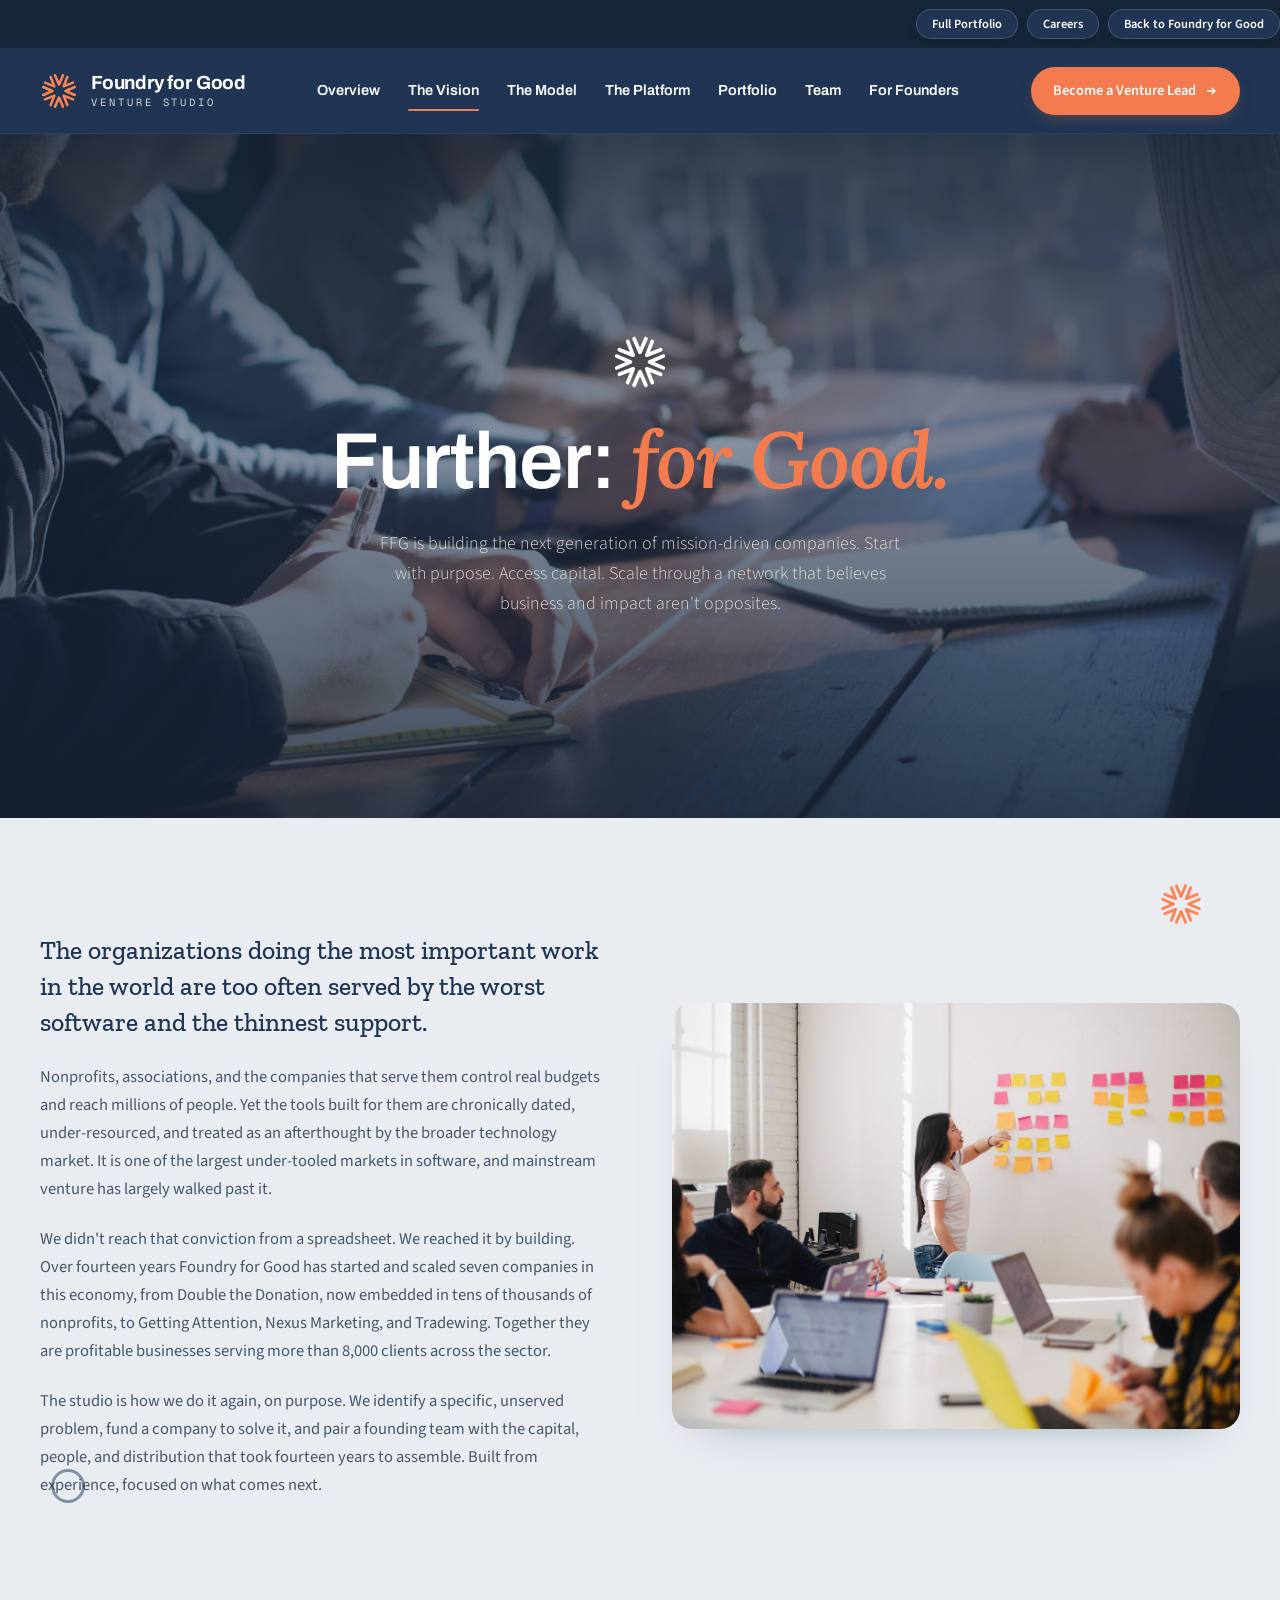
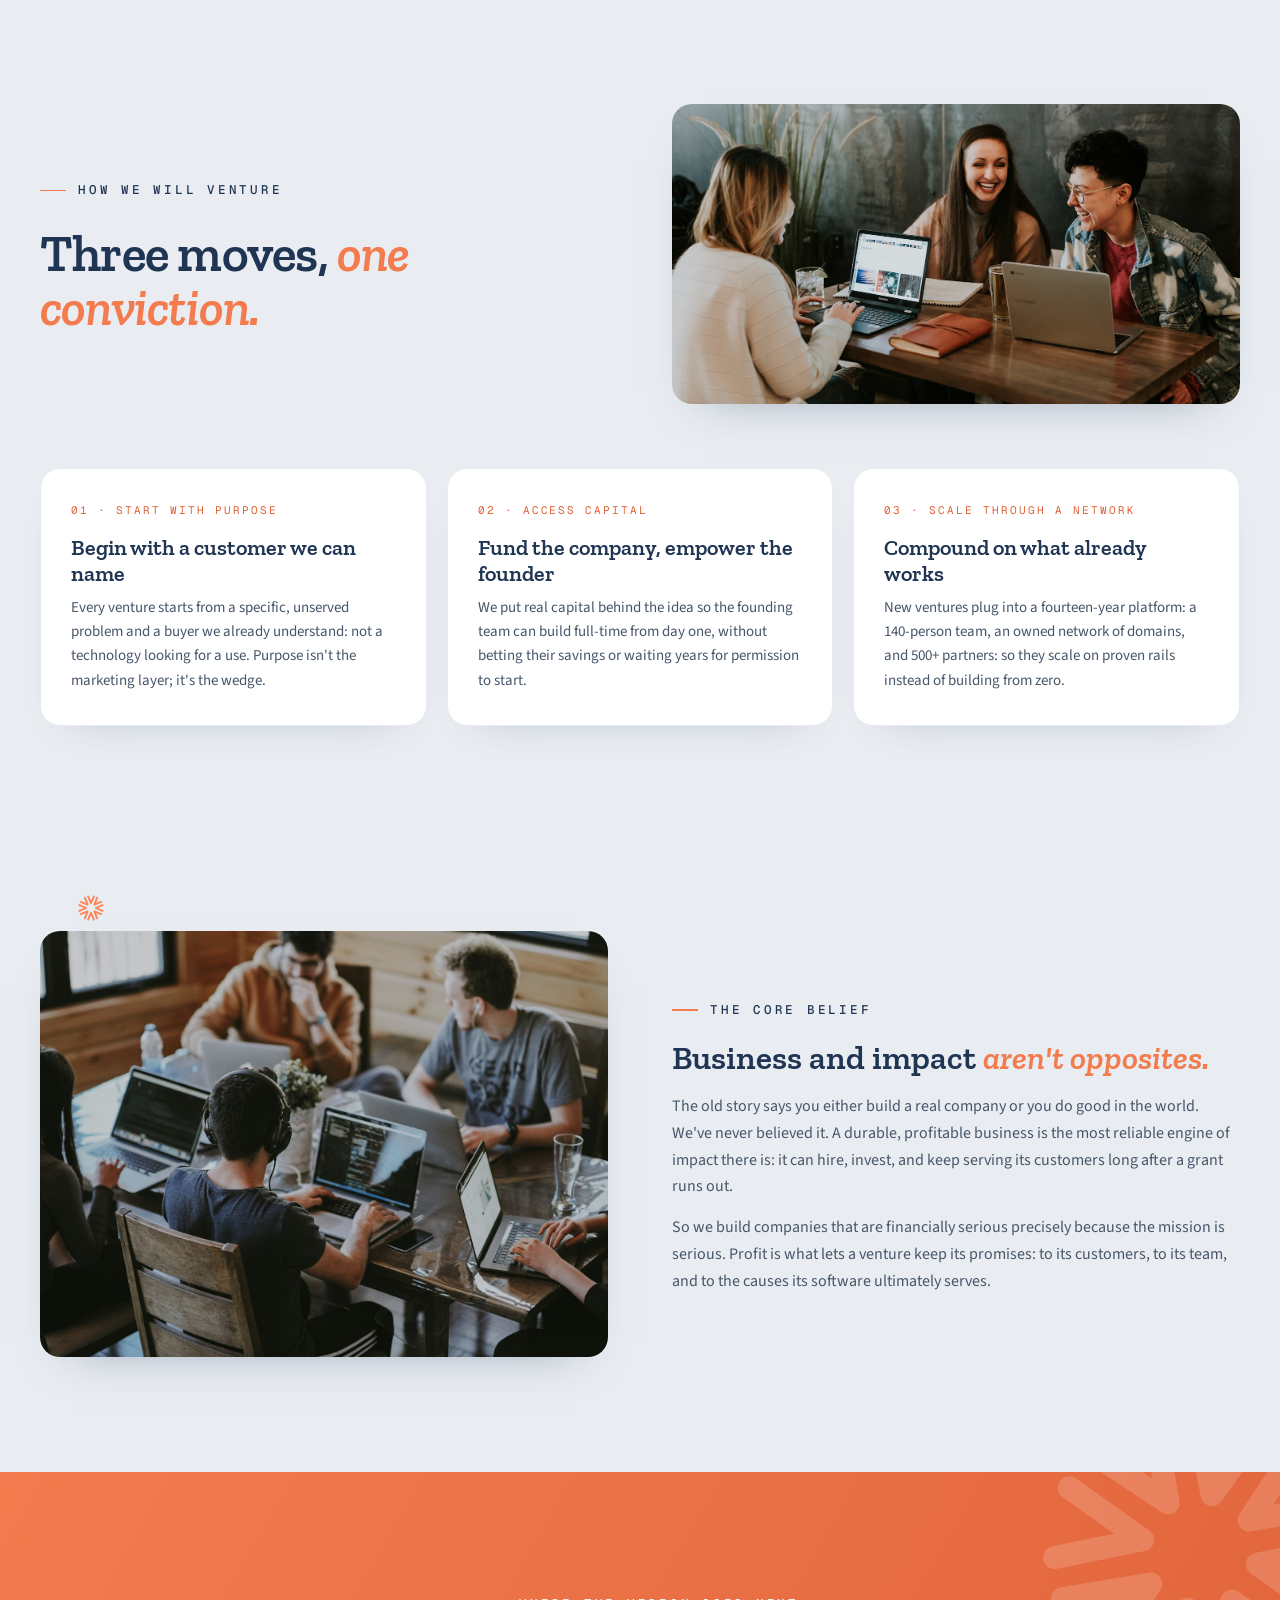
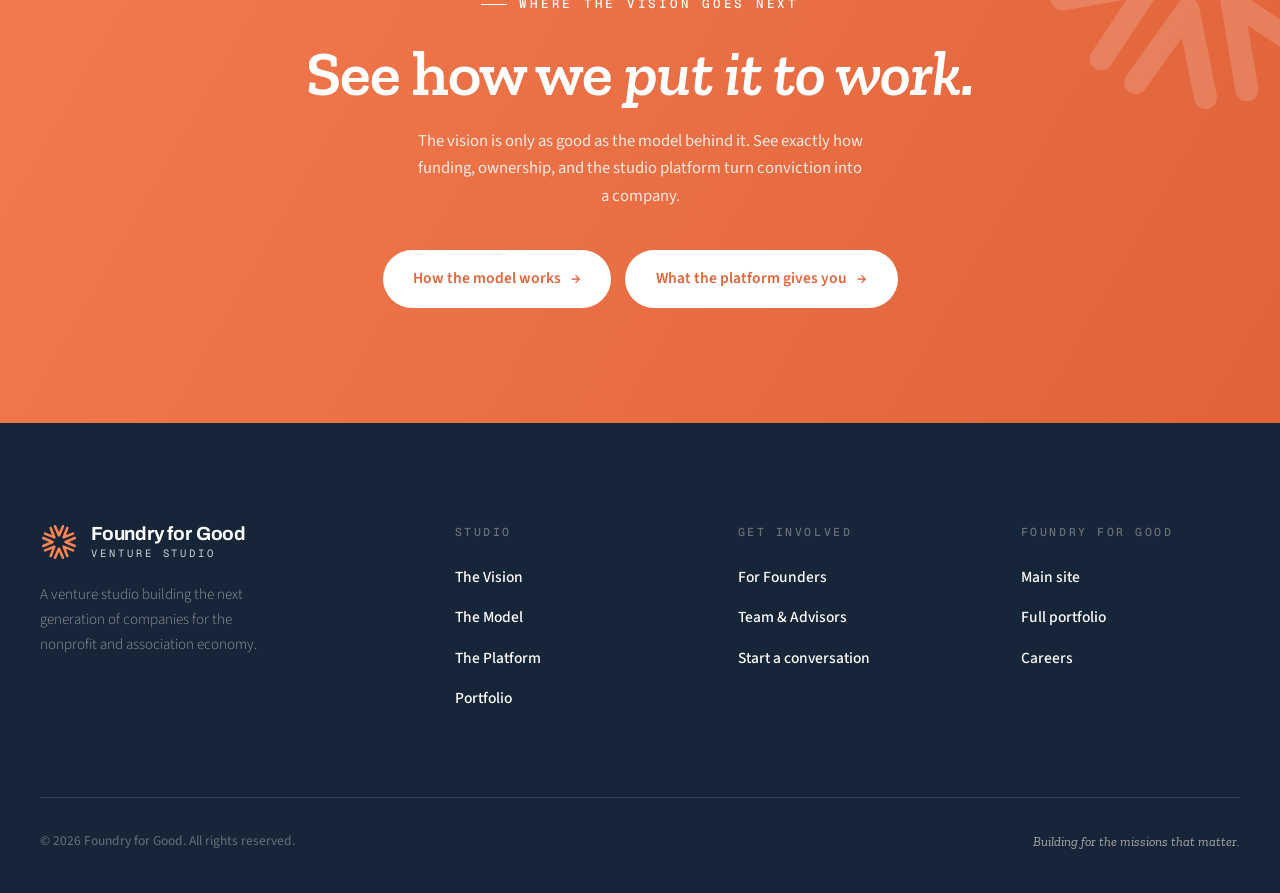
<file: ffg-lovable-port/vision.html>
<!DOCTYPE html>
<html lang="en">
<head>
<meta charset="UTF-8">
<meta name="viewport" content="width=device-width, initial-scale=1.0">
<title>The Vision: Foundry for Good Venture Studio</title>
<meta name="description" content="Why Foundry for Good builds companies for the social good economy: start with purpose, access capital, and scale through a network that believes business and impact aren't opposites.">
<link rel="icon" href="assets/ffg-mark.png">
<link rel="preconnect" href="https://fonts.googleapis.com">
<link rel="preconnect" href="https://fonts.gstatic.com" crossorigin>
<link href="https://fonts.googleapis.com/css2?family=Zilla+Slab:ital,wght@0,400;0,500;0,600;0,700;1,400;1,500;1,600&family=Source+Sans+3:wght@300;400;500;600;700&family=Geist+Mono:wght@400;500&family=Archivo:wght@500;600;700;800&family=Lora:ital,wght@0,600;1,600&display=swap" rel="stylesheet">
<style>
/* ==========================================================================
   FFG VENTURE STUDIO — shared stylesheet (multi-page micro-site)
   Antler structure × Atomic restraint × FFG navy & orange
   ========================================================================== */
:root{
  --bg:#f2ede5; --bg-soft:#f7f3ec; --surface:#fff;
  --navy:#1f3553; --navy-deep:#162538; --ink:#0e1b2e;
  --orange:#f37b4e; --orange-deep:#e0633a; --orange-soft:#fcd9c8;
  --text:#1f3553; --text-body:#475669; --text-mute:#7f8b98;
  --cream-line:#1f35531a;
  --ink-line:rgba(242,237,229,.14);
  --font-display:"Zilla Slab", ui-serif, Georgia, serif;
  --font-caps:"Archivo", ui-sans-serif, sans-serif;
  --font:"Source Sans 3", ui-sans-serif, system-ui, sans-serif;
  --mono:"Geist Mono", ui-monospace, monospace;
  --r-md:14px; --r-lg:20px; --r-xl:28px;
}
*{margin:0;padding:0;box-sizing:border-box}
html{scroll-behavior:smooth}
body{font-family:var(--font);color:var(--text);background:var(--bg);line-height:1.65;font-size:16.5px;-webkit-font-smoothing:antialiased;overflow-x:hidden;transition:background-color .9s ease}
html{overflow-x:hidden}
::selection{background:var(--orange);color:#fff}
a{color:inherit}
img{display:block;max-width:100%}
.wrap{max-width:1360px;margin:0 auto;padding:0 40px}
@media(max-width:720px){.wrap{padding:0 22px}}

/* ---- shared type ---- */
.eyebrow{font-family:var(--mono);font-size:12.5px;font-weight:500;letter-spacing:.22em;text-transform:uppercase;display:inline-flex;align-items:center;gap:12px}
.eyebrow::before{content:"";width:26px;height:1.5px;background:var(--orange);flex:none}
.caps{font-family:var(--font-caps);font-weight:600;letter-spacing:-.015em;line-height:.98;text-transform:uppercase}
.slab-i{font-family:var(--font-display);font-style:italic;font-weight:500;text-transform:none;letter-spacing:-.01em}
.btn{display:inline-flex;align-items:center;gap:10px;font-family:var(--font);font-size:15.5px;font-weight:600;padding:15px 30px;border-radius:999px;text-decoration:none;transition:transform .18s ease,background .18s ease,box-shadow .18s ease,color .18s ease;white-space:nowrap;cursor:pointer;border:0}
.btn .arrow{transition:transform .18s ease}
.btn:hover .arrow{transform:translateX(3px)}
.btn-orange{background:var(--orange);color:#fff;box-shadow:0 10px 26px -12px rgba(243,123,78,.65)}
.btn-orange:hover{background:var(--orange-deep);transform:translateY(-1px)}
.btn-ghost-light{background:transparent;color:#fff;border:1px solid rgba(255,255,255,.32)}
.btn-ghost-light:hover{background:#fff;color:var(--navy)}
.btn-navy{background:var(--navy);color:#fff}
.btn-navy:hover{background:var(--navy-deep);transform:translateY(-1px)}
.btn-ghost-navy{background:transparent;color:var(--navy);border:1px solid rgba(31,53,83,.35)}
.btn-ghost-navy:hover{background:var(--navy);color:#fff}

/* ---- reveal system ---- */
.reveal,.reveal-left,.reveal-right{opacity:0;transition:opacity .7s cubic-bezier(.22,1,.36,1),transform .7s cubic-bezier(.22,1,.36,1)}
.reveal{transform:translateY(30px)}
.reveal-left{transform:translateX(-34px)}
.reveal-right{transform:translateX(34px)}
.reveal.visible,.reveal-left.visible,.reveal-right.visible{opacity:1;transform:none}
.d1{transition-delay:.1s}.d2{transition-delay:.2s}.d3{transition-delay:.3s}.d4{transition-delay:.4s}

/* ==========================================================================
   SECONDARY "RETURN TO FOUNDRY FOR GOOD" TOP BAR
   ========================================================================== */
.topbar{background:var(--navy-deep);border-bottom:1px solid #ffffff10;font-family:var(--font)}
.topbar-inner{display:flex;align-items:center;justify-content:space-between;gap:12px;min-height:48px;padding:8px 0}
.topbar-right{display:flex;align-items:center;gap:9px;flex-wrap:wrap;justify-content:flex-end}
.topbar .tb-btn{display:inline-flex;align-items:center;gap:6px;font-family:var(--font);font-size:12.5px;font-weight:600;line-height:1;padding:8px 15px;border-radius:999px;text-decoration:none;white-space:nowrap;transition:background .15s,color .15s,border-color .15s,transform .15s;border:1px solid rgba(255,255,255,.16);color:#fff;background:var(--navy);box-shadow:0 6px 16px -10px rgba(0,0,0,.7)}
.topbar .tb-btn:hover{background:#fff;color:var(--navy);border-color:#fff;transform:translateY(-1px)}
.topbar .tb-btn .ar{transition:transform .18s ease}
.topbar .tb-btn:hover .ar{transform:translateX(-3px)}
.topbar .tb-btn-orange{background:var(--orange);border-color:var(--orange);color:#fff;box-shadow:0 6px 16px -8px #f37b4e99}
.topbar .tb-btn-orange:hover{background:#fff;color:var(--orange-deep);border-color:#fff}
@media(max-width:720px){.topbar .tb-hide{display:none}}

/* ==========================================================================
   NAV — kept from the approved site, extended for multi-page tabs
   ========================================================================== */
.nav{z-index:120;background:var(--navy);border-bottom:1px solid #ffffff0f;transition:all .25s;position:sticky;top:0}
.nav.scrolled{-webkit-backdrop-filter:blur(16px) saturate(140%);backdrop-filter:blur(16px) saturate(140%);background:#16253aeb;border-bottom:1px solid #ffffff14}
.nav-inner{justify-content:space-between;align-items:center;height:84px;display:flex}
.brand{align-items:center;gap:13px;text-decoration:none;display:flex}
.brand-mark img{object-fit:contain;width:38px;height:38px}
.brand-stack{display:flex;flex-direction:column;line-height:1.1}
.b-name{font-family:var(--font-caps);color:#fff;font-size:19px;font-weight:700;letter-spacing:-.01em}
.b-sub{font-family:var(--mono);color:#ffffffcc;font-size:10.5px;letter-spacing:.28em;text-transform:uppercase;margin-top:3px}
.nav-links{align-items:center;gap:2px;display:flex}
.nav-links a{font-family:var(--font-caps);color:#fff;border-radius:8px;padding:8px 13px;font-size:14.5px;font-weight:600;text-decoration:none;transition:all .15s;position:relative}
.nav-links a:hover{color:var(--orange);background:#f37b4e1f}
.nav-links a.active{color:#fff}
.nav-links a.active::after{content:"";position:absolute;left:13px;right:13px;bottom:0;height:2px;background:var(--orange);border-radius:2px}
.nav-cta{background:var(--orange);color:#fff;white-space:nowrap;border-radius:999px;align-items:center;gap:8px;padding:12px 22px;font-size:14.5px;font-weight:600;text-decoration:none;transition:transform .15s,background .15s,box-shadow .15s;display:inline-flex;box-shadow:0 6px 18px -8px #f37b4e80}
.nav-cta:hover{background:var(--orange-deep);transform:translateY(-1px)}
.mobile-toggle{color:#fff;border:1px solid #fff3;background:transparent;border-radius:8px;padding:10px;display:none;cursor:pointer}
.mobile-menu{display:none;background:var(--navy);border-top:1px solid #ffffff14;padding:12px 20px 20px;flex-direction:column;gap:4px}
.mobile-menu.open{display:flex}
.mobile-menu a{color:#ffffffd9;padding:12px 14px;border-radius:8px;font-size:16px;font-weight:500;text-decoration:none}
.mobile-menu a.active{color:var(--orange)}
.mobile-menu a.mm-sub{padding-left:30px;font-size:14.5px;color:#ffffffb0}
.mobile-menu a.mm-sub::before{content:"— ";color:var(--orange);opacity:.7}
.mobile-menu a:hover{color:var(--orange);background:#f37b4e1f}
.mobile-menu .nav-cta{justify-content:center;margin-top:8px}
@media(max-width:1040px){.nav-links,.nav .nav-cta{display:none}.mobile-toggle{display:inline-flex}.mobile-menu .nav-cta{display:inline-flex}}

/* ==========================================================================
   HERO — original full-bleed video, kept for its wow (Overview page)
   ========================================================================== */
.hero{position:relative;min-height:92vh;display:flex;align-items:center;justify-content:center;text-align:center;color:#fff;overflow:hidden;padding:clamp(80px,10vh,140px) 0}
.hero-bg-video{position:absolute;inset:0;width:100%;height:100%;object-fit:cover}
.hero-overlay{position:absolute;inset:0;background:linear-gradient(180deg,rgba(22,37,56,.82) 0%,rgba(31,53,83,.55) 45%,rgba(22,37,56,.82) 100%)}
.hero-center{position:relative;z-index:2;max-width:940px;margin:0 auto}
.hero-mark{width:56px;height:56px;margin:0 auto 30px;filter:brightness(0) invert(1)}
.hero-h1{font-family:var(--font-caps);font-weight:600;letter-spacing:-.015em;line-height:1.04;font-size:clamp(48px,7vw,104px);color:#fff}
.hero-h1 .accent{color:var(--orange);font-family:'Lora',serif;font-style:italic;font-weight:600}
.hero-sub{color:#f2ede5e0;max-width:62ch;font-size:clamp(17px,1.35vw,20px);margin:30px auto 40px;font-weight:300}
.hero-ctas{display:flex;gap:14px;flex-wrap:wrap;justify-content:center}
.star-white{color:#fff}
.star-orange{color:var(--orange)}

/* ==========================================================================
   PAGE HERO — interior pages (no video), navy band
   ========================================================================== */
.page-hero{position:relative;background:var(--navy);color:#fff;overflow:hidden;padding:clamp(96px,13vh,168px) 0 clamp(64px,8vw,104px)}
.page-hero::before{content:"";position:absolute;inset:0;background-image:radial-gradient(rgba(255,255,255,.05) 1.3px,transparent 1.3px);background-size:26px 26px;-webkit-mask-image:radial-gradient(680px 560px at 82% 20%,#000 0%,transparent 72%);mask-image:radial-gradient(680px 560px at 82% 20%,#000 0%,transparent 72%)}
.page-hero::after{content:"";position:absolute;inset:0;background:radial-gradient(780px 520px at 92% 0%,rgba(243,123,78,.20),transparent 60%);pointer-events:none}
.page-hero .wrap{position:relative;z-index:2}
.page-hero .eyebrow{color:var(--orange-soft);margin-bottom:26px}
.page-hero h1{font-family:var(--font-display);font-weight:600;letter-spacing:-.015em;line-height:1.03;font-size:clamp(40px,5.6vw,80px);color:#fff;max-width:18ch}
.page-hero h1 em{font-style:italic;color:var(--orange)}
.page-hero .lede{color:#e8e2d8c2;font-weight:300;font-size:clamp(17px,1.4vw,21px);max-width:60ch;margin-top:26px}
.page-hero .ph-crumb{font-family:var(--mono);font-size:11.5px;letter-spacing:.14em;text-transform:uppercase;color:#e8e2d873;margin-bottom:22px}
.page-hero .ph-crumb a{color:#e8e2d873;text-decoration:none}
.page-hero .ph-crumb a:hover{color:var(--orange)}
/* image-backed variant — full-bleed photo behind, centered text in front, white mark on top */
.page-hero.ph-img{display:flex;align-items:center;justify-content:center;text-align:center;min-height:76vh;padding:clamp(90px,12vh,150px) 0}
.page-hero.ph-img::before,.page-hero.ph-img::after{display:none}
.page-hero.ph-img .ph-bg{position:absolute;inset:0;width:100%;height:100%;object-fit:cover}
.page-hero.ph-img .ph-overlay{position:absolute;inset:0;background:linear-gradient(180deg,rgba(22,37,56,.84) 0%,rgba(31,53,83,.55) 45%,rgba(22,37,56,.84) 100%)}
.page-hero.ph-img .wrap{max-width:1060px}
.page-hero.ph-img .hero-mark{width:56px;height:56px;margin:0 auto 28px;filter:brightness(0) invert(1)}
.page-hero.ph-img .eyebrow{justify-content:center}
.page-hero.ph-img h1{font-family:var(--font-caps);line-height:1.04;font-size:clamp(42px,6.2vw,92px);max-width:16ch;margin:0 auto}
.page-hero.ph-img h1 em{font-family:'Lora',serif;font-weight:600}
.page-hero.ph-img .lede{margin:26px auto 0;color:#f2ede5e0}
.page-hero.ph-img .hero-ctas{justify-content:center;margin-top:36px}

/* ==========================================================================
   STATS — "best place on the planet" analogue
   ========================================================================== */
.beststats{background:var(--navy-deep);color:#fff;position:relative;overflow:hidden;padding:clamp(90px,10vw,150px) 0}
.beststats .wrap{display:grid;grid-template-columns:1.15fr .85fr;gap:clamp(40px,6vw,90px);align-items:center;position:relative}
.beststats h2{font-family:var(--font-display);font-weight:600;letter-spacing:-.015em;line-height:1.1;font-size:clamp(32px,3.6vw,56px);color:#fff;max-width:20ch}
.beststats h2 em{font-style:italic;color:var(--orange)}
.beststats .lede{color:#e8e2d8b3;font-weight:300;font-size:clamp(16.5px,1.25vw,19px);max-width:54ch;margin-top:26px}
.statrow{display:flex;gap:clamp(24px,3vw,44px);margin-top:52px;flex-wrap:wrap}
.statcell{border-left:1.5px solid var(--ink-line);padding-left:clamp(16px,1.6vw,26px)}
.statcell .num{font-family:var(--font-display);font-style:italic;font-weight:500;font-size:clamp(38px,3.6vw,58px);line-height:1;color:#fff}
.statcell .num .suf{color:var(--orange);font-style:normal}
.statcell .lbl{font-size:14px;color:#e8e2d880;margin-top:10px;max-width:12ch;line-height:1.35}
.star-side{display:flex;align-items:center;justify-content:center;position:relative;perspective:900px}
.star-side::after{content:"";position:absolute;bottom:-9%;left:50%;transform:translateX(-50%);width:58%;height:40px;background:radial-gradient(50% 50% at 50% 50%,rgba(255,255,255,.22),transparent 72%);filter:blur(8px)}
.star3d{position:relative;width:clamp(220px,24vw,360px);aspect-ratio:1;transform-style:preserve-3d;animation:star-spin 22s linear infinite}
.star-side::before{content:"";position:absolute;inset:-8%;background:radial-gradient(42% 42% at 50% 50%,rgba(255,255,255,.16),transparent 72%);pointer-events:none}
.star3d img{position:absolute;inset:0;width:100%;height:100%;backface-visibility:visible;image-rendering:auto}
@keyframes star-spin{to{transform:rotateZ(360deg)}}
@media(max-width:980px){.beststats .wrap{grid-template-columns:1fr}.star-side{order:-1}.star3d{width:180px}}

/* ==========================================================================
   THESIS — FURTHER: for Good typographic moment
   ========================================================================== */
.thesis{padding:clamp(100px,12vw,180px) 0 clamp(70px,8vw,120px);text-align:left;background:transparent;position:relative;overflow:hidden}
.thesis::before{content:"";position:absolute;inset:0;background-image:radial-gradient(rgba(31,53,83,.10) 1.3px,transparent 1.3px);background-size:26px 26px;-webkit-mask-image:radial-gradient(700px 600px at 18% 30%,#000 0%,transparent 70%);mask-image:radial-gradient(700px 600px at 18% 30%,#000 0%,transparent 70%)}
.thesis::after{content:"";position:absolute;inset:0;background:radial-gradient(800px 620px at 92% 8%,rgba(243,123,78,.13),transparent 62%);pointer-events:none}
.thesis-ghost{position:absolute;right:-4vw;top:50%;transform:translateY(-58%);width:clamp(300px,30vw,480px);height:auto;filter:brightness(0);opacity:.06;pointer-events:none;will-change:transform}
.thesis .wrap{position:relative;z-index:2}
.thesis .eyebrow{color:var(--navy);margin-bottom:40px}
.thesis-h{font-size:clamp(64px,10.5vw,170px);line-height:.92;color:var(--navy)}
.thesis-h .slab-i{display:block;color:var(--orange);font-size:.62em;margin-top:.08em}
.thesis-h .slab-i::before{content:"—"}
.thesis p{max-width:62ch;font-size:clamp(17px,1.4vw,21px);color:var(--text-body);margin-top:44px}

/* ==========================================================================
   OUR WORK — Atomic-style photo carousel
   ========================================================================== */
.wstrip{background:transparent;padding:6px 0 clamp(70px,8vw,110px);position:relative}
.wstrip-controls{display:flex;justify-content:flex-end;gap:10px;margin-bottom:22px}
.wcarousel{display:flex;gap:22px;overflow-x:auto;scroll-behavior:auto;scrollbar-width:none;-ms-overflow-style:none;padding:6px calc(max(0px,(100% - 1360px)/2) + 40px) 10px}
.wcarousel::-webkit-scrollbar{display:none}
@media(max-width:720px){.wcarousel{padding-left:22px;padding-right:22px}}
.workhero{position:relative;background:url('assets/hero-team.jpg') center/cover no-repeat;padding:clamp(110px,14vw,200px) 0}
@media(min-width:980px){.workhero{background-attachment:fixed}}
.workhero::before{content:"";position:absolute;inset:0;background:linear-gradient(100deg,rgba(22,37,56,.9) 25%,rgba(22,37,56,.55) 100%)}
.workhero .wrap{position:relative;z-index:2}
.workhero .eyebrow{color:var(--orange-soft);margin-bottom:28px}
.work-statement{font-family:var(--font-display);font-weight:500;letter-spacing:-.01em;font-size:clamp(28px,3.2vw,48px);line-height:1.22;max-width:32ch;color:#fff}
.work-statement em{font-style:italic;color:var(--orange)}
.wcard{flex:0 0 clamp(300px,26vw,380px);scroll-snap-align:start;border-radius:var(--r-lg);overflow:hidden;text-decoration:none;position:relative;background:#fff;box-shadow:0 22px 46px -32px rgba(31,53,83,.45);transition:transform .35s cubic-bezier(.22,1,.36,1)}
.wcard:hover{transform:translateY(-8px)}
.wphoto{position:relative;height:clamp(320px,34vw,440px);overflow:hidden;background:linear-gradient(160deg,#fdf5ee,#f7e8dc)}
.wphoto img{width:100%;height:100%;object-fit:cover;transition:transform .7s cubic-bezier(.22,1,.36,1)}
.wcard:hover .wphoto img{transform:scale(1.06)}
.wphoto::after{content:"";position:absolute;inset:0;background:linear-gradient(195deg,rgba(22,37,56,0) 45%,rgba(22,37,56,.62) 100%)}
.wcat{position:absolute;top:16px;left:16px;z-index:2;font-family:var(--mono);font-size:10.5px;letter-spacing:.16em;text-transform:uppercase;color:#fff;background:rgba(22,37,56,.55);-webkit-backdrop-filter:blur(6px);backdrop-filter:blur(6px);padding:7px 13px;border-radius:999px}
.wlogo{position:absolute;left:16px;bottom:16px;z-index:2;background:#fff;border-radius:12px;padding:10px 16px;display:flex;align-items:center;box-shadow:0 10px 26px -12px rgba(0,0,0,.4)}
.wlogo img{height:28px;width:auto;max-width:170px;object-fit:contain}
.wfoot{padding:20px 22px 24px;display:flex;flex-direction:column;gap:12px}
.wfoot p{font-size:14.5px;color:var(--text-body);line-height:1.5}
.wfoot .wmetric{border-top:1px solid var(--cream-line);padding-top:12px;font-weight:700;font-size:13.5px;color:var(--navy)}

/* ==========================================================================
   SECTION HEAD pattern
   ========================================================================== */
.shead{margin-bottom:clamp(44px,5vw,72px)}
.shead .eyebrow{color:var(--navy);margin-bottom:26px}
.shead h2{font-family:var(--font-display);font-weight:600;letter-spacing:-.015em;font-size:clamp(32px,4vw,56px);line-height:1.06;max-width:22ch}
.shead h2 em{font-style:italic;color:var(--orange)}
.shead .lede{color:var(--text-body);font-size:clamp(16.5px,1.25vw,19px);max-width:60ch;margin-top:22px}
.shead.split{display:flex;align-items:flex-end;justify-content:space-between;gap:44px;flex-wrap:wrap}
.shead.split .lede{margin-top:0;margin-bottom:6px;max-width:44ch}

/* ==========================================================================
   APPROACH — 4 phases, staggered
   ========================================================================== */
.approach{padding:clamp(90px,10vw,150px) 0;background:transparent;position:relative}
.stack{display:grid;gap:24px}
.spanel{position:sticky;background:#fff;border-radius:var(--r-xl);box-shadow:0 -20px 50px -38px rgba(31,53,83,.55);display:grid;grid-template-columns:1.05fr .95fr;overflow:hidden;min-height:400px}
.spanel:nth-child(1){top:104px}
.spanel:nth-child(2){top:126px}
.spanel:nth-child(3){top:148px}
.spanel:nth-child(4){top:170px}
.spanel-body{padding:clamp(30px,4.5vw,60px);display:flex;flex-direction:column;justify-content:center}
.snum{font-family:var(--font-display);font-style:italic;font-weight:500;font-size:clamp(46px,5vw,74px);color:var(--orange);line-height:1;margin-bottom:18px}
.spanel h3{font-family:var(--font-display);font-size:clamp(26px,2.6vw,38px);font-weight:600;color:var(--navy);margin-bottom:14px}
.spanel p{font-size:16px;color:var(--text-body);max-width:46ch}
.spanel-img{position:relative;overflow:hidden;min-height:280px}
.spanel-img img{position:absolute;inset:0;width:100%;height:100%;object-fit:cover}
.spanel.dark{background:var(--navy-deep)}
.spanel.dark h3{color:#fff}
.spanel.dark p{color:#e8e2d8b3}
@media(max-width:860px){.spanel{grid-template-columns:1fr}.spanel-img{order:-1;min-height:200px}}

/* ==========================================================================
   PEOPLE — kept verbatim from the approved site
   ========================================================================== */
.people{padding:clamp(20px,3vw,40px) 0 clamp(90px,10vw,150px);background:transparent;position:relative;overflow:hidden}
.systems-team-section{margin-top:56px}
.systems-team-intro{margin-bottom:36px}
.systems-team-intro h3{font-family:var(--font-display);letter-spacing:-.01em;max-width:16ch;font-size:clamp(28px,3vw,42px);font-weight:500;line-height:1.08}
.systems-team-intro h3 .intro-blue{color:var(--navy)}
.systems-team-intro h3 .intro-orange{color:var(--orange)}
.systems-team-grid{grid-template-columns:repeat(3,minmax(0,1fr));gap:40px 28px;display:grid}
.systems-team-card{min-width:0}
.systems-team-photo-wrap{aspect-ratio:1;background:var(--surface);margin-bottom:18px;overflow:hidden;box-shadow:0 16px 34px -28px #1f355359;border-radius:var(--r-md)}
.systems-team-photo{object-fit:cover;width:100%;height:100%;display:block}
.systems-team-meta h4{font-family:var(--font-display);letter-spacing:-.01em;color:var(--navy);margin:0 0 6px;font-size:20px;font-weight:600;line-height:1.12}
.systems-team-role-row{flex-wrap:wrap;align-items:center;gap:8px 10px;display:flex}
.systems-team-role-row p{color:var(--orange);font-size:15px;font-weight:500;line-height:1.35}
.systems-team-badge{background:var(--orange);color:#fff;letter-spacing:.06em;text-transform:uppercase;border-radius:999px;justify-content:center;align-items:center;padding:4px 10px;font-size:10px;font-weight:700;line-height:1;display:inline-flex}
.systems-team-badge.badge-advisor{background:var(--navy);color:#fff}
.systems-team-badge.badge-partner{background:var(--orange);color:#fff}
.systems-team-badge.badge-operations{background:var(--orange-soft);color:var(--orange-deep)}
@media(max-width:980px){.systems-team-grid{grid-template-columns:repeat(2,minmax(0,1fr))}}
@media(max-width:580px){.systems-team-grid{grid-template-columns:1fr;gap:28px}}

/* ==========================================================================
   PORTFOLIO — Atomic carousel analogue
   ========================================================================== */
.portfolio{padding:clamp(90px,10vw,150px) 0;background:transparent;border-top:1px solid var(--cream-line);position:relative;overflow:hidden}
.car-controls{display:flex;gap:10px}
.car-btn{width:46px;height:46px;border-radius:50%;border:1px solid rgba(31,53,83,.3);background:transparent;color:var(--navy);font-size:18px;cursor:pointer;transition:all .2s;display:inline-flex;align-items:center;justify-content:center}
.car-btn:hover{background:var(--navy);color:#fff}
.pf-head{display:flex;align-items:flex-end;justify-content:space-between;gap:44px;flex-wrap:wrap;margin-bottom:30px}
.pf-head .eyebrow{color:var(--navy);margin-bottom:24px}
.pf-title{font-family:var(--font-caps);font-weight:600;text-transform:uppercase;letter-spacing:-.01em;font-size:clamp(36px,4.4vw,64px);line-height:.98;color:var(--navy)}
.pf-title .slab-i{display:block;text-transform:none;color:var(--orange);font-size:.88em;margin-top:.1em}
.pf-title .slab-i::before{content:"—"}
.pf-head .lede{max-width:42ch;margin-bottom:8px}
.pf-rule{border:0;border-top:1.5px solid var(--navy);margin:0 0 14px}
.pf-meta{display:flex;justify-content:space-between;gap:20px;flex-wrap:wrap;font-family:var(--mono);font-size:11px;letter-spacing:.1em;text-transform:uppercase;color:var(--text-mute);margin-bottom:36px}
.pf-grid{display:grid;grid-template-columns:repeat(4,1fr);gap:18px}
.tile{background:#fff;border:1px solid rgba(31,53,83,.18);border-radius:var(--r-md);padding:18px 18px 22px;display:flex;flex-direction:column;text-decoration:none;transition:transform .3s cubic-bezier(.22,1,.36,1),box-shadow .3s ease}
.tile:hover{transform:translateY(-6px);box-shadow:0 24px 44px -30px rgba(31,53,83,.45)}
.tile-logo{border:1px solid rgba(31,53,83,.14);border-radius:10px;height:110px;display:flex;align-items:center;justify-content:center;margin-bottom:16px;background:var(--bg-soft)}
.tile-logo img{max-height:44px;max-width:70%;object-fit:contain}
.tile-top{display:flex;justify-content:space-between;align-items:center;margin-bottom:10px}
.tile-num{font-family:var(--mono);font-size:11px;color:var(--text-mute)}
.tile-cat{font-family:var(--mono);font-size:9.5px;letter-spacing:.12em;text-transform:uppercase;color:var(--orange-deep);border:1px solid rgba(224,99,58,.45);border-radius:999px;padding:4px 10px;white-space:nowrap}
.tile h3{font-family:var(--font-display);font-size:20px;font-weight:600;color:var(--navy);margin-bottom:8px}
.tile p{font-size:13.5px;color:var(--text-body);line-height:1.55;margin-bottom:16px}
.tile-metric{margin-top:auto;display:flex;align-items:flex-end;justify-content:space-between;gap:12px;border-top:1px solid var(--cream-line);padding-top:14px}
.tile-metric .val{font-family:var(--font-display);font-style:italic;font-weight:500;font-size:clamp(20px,1.7vw,26px);color:var(--orange-deep);line-height:1.05;display:block}
.tile-metric .lab{font-family:var(--mono);font-size:9px;letter-spacing:.12em;text-transform:uppercase;color:var(--text-mute);display:block;margin-top:5px}
.tile-visit{flex:none;font-size:12.5px;font-weight:700;color:var(--navy);border:1px solid rgba(31,53,83,.3);border-radius:999px;padding:7px 14px;transition:all .2s;white-space:nowrap}
.tile:hover .tile-visit{background:var(--navy);color:#fff}
.tile.next-tile{border:1.5px dashed rgba(224,99,58,.6);background:transparent;align-items:center;justify-content:center;text-align:center;padding:30px 22px}
.tile.next-tile .tile-chip{font-family:var(--mono);font-size:10px;letter-spacing:.14em;text-transform:uppercase;color:var(--orange-deep);border:1px solid rgba(224,99,58,.45);border-radius:999px;padding:5px 12px;margin-bottom:16px}
.tile.next-tile h3{font-size:23px}
.tile.next-tile h3::after{content:" →"}
.tile.next-tile p{margin-bottom:20px}
.tile.next-tile .btn{padding:10px 20px;font-size:13.5px}
@media(max-width:1080px){.pf-grid{grid-template-columns:1fr 1fr}}
@media(max-width:580px){.pf-grid{grid-template-columns:1fr}}

/* ==========================================================================
   OPERATING SYSTEM — six advantages, photo bento (dark)
   ========================================================================== */
.os{background:var(--navy);color:#fff;padding:clamp(90px,10vw,150px) 0}
.os .shead .eyebrow,.os .shead h2{color:#fff}
.os .shead .lede{color:#e8e2d8b3}
.os-grid{display:grid;grid-template-columns:repeat(3,1fr);gap:18px}
.os-cell{position:relative;border-radius:var(--r-lg);overflow:hidden;min-height:290px;display:flex;flex-direction:column;justify-content:flex-end;padding:26px;text-decoration:none}
.os-cell .bgimg{position:absolute;inset:0;background-size:cover;background-position:center;transition:transform .6s cubic-bezier(.22,1,.36,1)}
.os-cell:hover .bgimg{transform:scale(1.05)}
.os-cell::after{content:"";position:absolute;inset:0;background:linear-gradient(190deg,rgba(22,37,56,.06) 30%,rgba(14,27,46,.92) 100%)}
.os-cell h3{position:relative;z-index:2;font-family:var(--font-display);font-size:25px;font-weight:600;margin-bottom:10px;color:#fff}
.os-cell h3::before{content:"✳ ";color:var(--orange);font-size:.75em}
.os-cell p{position:relative;z-index:2;font-size:14.5px;color:#f2ede5d9;line-height:1.55}
@media(max-width:980px){.os-grid{grid-template-columns:1fr 1fr}}
@media(max-width:620px){.os-grid{grid-template-columns:1fr}}

/* ==========================================================================
   STUDIO + STRUCTURE
   ========================================================================== */
.studio{padding:clamp(90px,10vw,150px) 0;background:transparent;position:relative;overflow:hidden}
.studio-cols{display:grid;grid-template-columns:1fr 1fr;gap:26px;margin-bottom:clamp(56px,6vw,84px)}
.studio-card{background:#fff;border-radius:var(--r-lg);overflow:hidden;box-shadow:0 18px 40px -30px rgba(31,53,83,.35)}
.studio-card .simg{height:220px;overflow:hidden}
.studio-card .simg img{width:100%;height:100%;object-fit:cover;transition:transform .6s cubic-bezier(.22,1,.36,1)}
.studio-card:hover .simg img{transform:scale(1.05)}
.studio-card .sbody{padding:30px 32px 34px}
.studio-card h3{font-family:var(--font-display);font-size:26px;font-weight:600;color:var(--navy);margin-bottom:12px}
.studio-card p{font-size:15.5px;color:var(--text-body)}
.chips{display:flex;flex-wrap:wrap;gap:10px;margin-top:20px}
.chip{font-family:var(--mono);font-size:12px;letter-spacing:.06em;border:1.5px solid var(--navy);color:var(--navy);border-radius:999px;padding:8px 18px;font-weight:500}
@media(max-width:860px){.studio-cols{grid-template-columns:1fr}}
/* offers */
.offers{display:grid;grid-template-columns:repeat(3,1fr);gap:22px;margin-bottom:clamp(56px,6vw,84px)}
.offer{background:var(--navy);color:#fff;border-radius:var(--r-lg);padding:34px 32px 38px;position:relative;overflow:hidden}
.offer::after{content:"✳";position:absolute;right:-18px;bottom:-34px;font-size:120px;color:rgba(243,123,78,.18);line-height:1;animation:spin-slow 32s linear infinite}
.offer .ocat{font-family:var(--mono);font-size:11px;letter-spacing:.2em;text-transform:uppercase;color:var(--orange);margin-bottom:20px}
.offer .oval{font-family:var(--font-display);font-style:italic;font-weight:500;font-size:clamp(28px,2.4vw,38px);line-height:1.1;margin-bottom:14px}
.offer p{font-size:14.5px;color:#e8e2d8b3;position:relative;z-index:2}
@media(max-width:860px){.offers{grid-template-columns:1fr}}
/* advantage */
.advantage{display:grid;grid-template-columns:1fr 1fr;gap:clamp(36px,5vw,80px);align-items:start;border-top:1px solid var(--cream-line);padding-top:clamp(44px,5vw,64px)}
.advantage h3{font-family:var(--font-display);font-size:clamp(28px,3vw,42px);font-weight:600;color:var(--navy);line-height:1.08}
.advantage h3 em{font-style:italic;color:var(--orange)}
.advantage .adv-lede{font-size:16.5px;color:var(--text-body);margin-top:16px}
.advantage ul{list-style:none}
.advantage li{display:flex;gap:16px;align-items:baseline;font-size:17px;font-weight:600;color:var(--navy);padding:18px 0;border-bottom:1px solid var(--cream-line)}
.advantage li::before{content:"→";color:var(--orange);font-weight:700;flex:none}
@media(max-width:860px){.advantage{grid-template-columns:1fr}}

/* ==========================================================================
   QUOTES — Antler last-page analogue
   ========================================================================== */
.quotes{background:var(--navy-deep);color:#fff;padding:clamp(100px,11vw,170px) 0;text-align:center;position:relative;overflow:hidden}
.quotes::before{content:"";position:absolute;inset:0;background:radial-gradient(900px 500px at 50% 120%,rgba(243,123,78,.14),transparent 65%)}
.quotes .eyebrow{color:var(--orange-soft);justify-content:center;margin-bottom:44px}
.quotes .eyebrow::before{display:none}
.qslide{max-width:980px;margin:0 auto;position:relative;min-height:270px}
.qtext{font-family:var(--font-display);font-weight:500;font-size:clamp(24px,3vw,42px);line-height:1.3;letter-spacing:-.01em;position:absolute;inset:0;opacity:0;transform:translateY(16px);transition:opacity .5s ease,transform .5s ease;pointer-events:none}
.qtext.active{opacity:1;transform:none;position:relative;pointer-events:auto}
.qtext .qmark{color:var(--orange);font-style:italic}
.qcase{font-family:var(--font);font-size:15px;color:#e8e2d899;max-width:64ch;margin:26px auto 0;font-weight:300;line-height:1.6}
.qbrand{display:inline-flex;align-items:center;justify-content:center;background:#fff;border-radius:12px;padding:14px 24px;margin-top:26px;box-shadow:0 14px 30px -18px rgba(0,0,0,.5)}
.qbrand img{height:34px;width:auto;display:block}
.qwho{display:flex;justify-content:center;gap:clamp(24px,5vw,70px);margin-top:54px;flex-wrap:wrap}
.qtab{background:transparent;border:0;cursor:pointer;display:flex;align-items:center;gap:14px;padding:14px 6px;color:#fff;opacity:.45;transition:opacity .25s;border-bottom:2px solid transparent;font-family:var(--font)}
.qtab.active{opacity:1;border-bottom-color:var(--orange)}
.qtab img{width:52px;height:52px;object-fit:cover;border-radius:50%;border:2px solid rgba(243,123,78,.6)}
.qtab .qname{text-align:left;line-height:1.25}
.qtab .qname strong{display:block;font-size:15.5px;font-weight:700}
.qtab .qname span{font-size:13px;color:#e8e2d899}

/* ==========================================================================
   COHORT CTA + PARTNER
   ========================================================================== */
.cohort{background:linear-gradient(120deg,var(--orange) 0%,var(--orange-deep) 100%);color:#fff;padding:clamp(80px,9vw,130px) 0;text-align:center;position:relative;overflow:hidden}
.cohort-star{position:absolute;right:-90px;top:-90px;width:340px;height:340px;filter:brightness(0) invert(1);opacity:.16;transform:rotate(12deg);pointer-events:none}
.cohort .eyebrow{color:#fff;justify-content:center;margin-bottom:26px}
.cohort .eyebrow::before{background:#fff}
.cohort h2{font-family:var(--font-display);font-size:clamp(38px,5vw,72px);font-weight:600;letter-spacing:-.015em;line-height:1.02;margin-bottom:22px}
.cohort h2 em{font-style:italic}
.cohort p{max-width:56ch;margin:0 auto 40px;font-size:clamp(16.5px,1.3vw,19px);color:#fff2}
.cohort p{color:#ffffffd9}
.cohort .btn{background:#fff;color:var(--orange-deep)}
.cohort .btn:hover{background:var(--navy);color:#fff}
.partner{background:transparent;padding:clamp(90px,10vw,150px) 0;text-align:center;position:relative;overflow:hidden}
.partner h2{font-family:var(--font-display);font-weight:600;letter-spacing:-.015em;font-size:clamp(34px,4.6vw,64px);line-height:1.05;max-width:20ch;margin:26px auto 26px;color:var(--navy)}
.partner h2 em{font-style:italic;color:var(--orange)}
.partner .lede{max-width:66ch;margin:0 auto 44px;color:var(--text-body);font-size:clamp(16.5px,1.3vw,19px)}
.partner-ctas{display:flex;gap:14px;justify-content:center;flex-wrap:wrap}

/* ==========================================================================
   RICH CONTENT — informative blocks (Digital Tabby analogue)
   ========================================================================== */
.rich{padding:clamp(76px,9vw,130px) 0;position:relative;overflow:hidden}
.rich.tight{padding:clamp(56px,7vw,96px) 0}
.prose{max-width:70ch}
.prose.center{margin:0 auto;text-align:center}
.prose p{font-size:clamp(16.5px,1.25vw,19px);color:var(--text-body);margin-top:22px;line-height:1.7}
.prose p:first-child{margin-top:0}
.prose .lead{font-family:var(--font-display);font-weight:500;font-size:clamp(21px,2vw,28px);line-height:1.4;color:var(--navy)}
.prose h3{font-family:var(--font-display);font-weight:600;font-size:clamp(24px,2.4vw,34px);color:var(--navy);margin-top:44px;line-height:1.12}
.prose h3 em{font-style:italic;color:var(--orange)}
.prose a.inline{color:var(--orange-deep);text-decoration:underline;text-underline-offset:3px;text-decoration-thickness:1.5px;font-weight:600}
.prose a.inline:hover{color:var(--orange)}

/* two-column feature rows */
.frow{display:grid;grid-template-columns:1fr 1fr;gap:clamp(36px,5vw,80px);align-items:center}
.frow + .frow{margin-top:clamp(56px,6vw,90px)}
.frow.flip .frow-media{order:2}
.frow-media{border-radius:var(--r-lg);overflow:hidden;box-shadow:0 22px 46px -34px rgba(31,53,83,.5);background:var(--bg-soft)}
.frow-media img{width:100%;height:100%;object-fit:cover;display:block;aspect-ratio:4/3}
.frow-body h3{font-family:var(--font-display);font-weight:600;font-size:clamp(24px,2.6vw,38px);color:var(--navy);line-height:1.1;margin-bottom:16px}
.frow-body h3 em{font-style:italic;color:var(--orange)}
.frow-body p{font-size:clamp(16px,1.2vw,18px);color:var(--text-body);line-height:1.68;margin-top:14px}
.frow-body p:first-of-type{margin-top:0}
@media(max-width:860px){.frow{grid-template-columns:1fr;gap:28px}.frow.flip .frow-media{order:0}}

/* numbered steps */
.steps{display:grid;gap:16px}
.step{display:grid;grid-template-columns:auto 1fr;gap:24px;align-items:start;background:#fff;border:1px solid var(--cream-line);border-radius:var(--r-lg);padding:28px 30px}
.step .step-n{font-family:var(--font-display);font-style:italic;font-weight:500;font-size:clamp(30px,3vw,44px);color:var(--orange);line-height:1}
.step h3{font-family:var(--font-display);font-weight:600;font-size:clamp(19px,1.8vw,24px);color:var(--navy);margin-bottom:8px}
.step p{font-size:15.5px;color:var(--text-body);line-height:1.62;max-width:64ch}
@media(max-width:560px){.step{grid-template-columns:1fr;gap:8px;padding:22px 22px}}

/* big legitimacy number strip */
.factstrip{background:var(--navy-deep);color:#fff;padding:clamp(64px,7vw,104px) 0;position:relative;overflow:hidden}
.factstrip::after{content:"";position:absolute;inset:0;background:radial-gradient(700px 460px at 88% 10%,rgba(243,123,78,.16),transparent 62%);pointer-events:none}
.factstrip .wrap{position:relative;z-index:2}
.factgrid{display:grid;grid-template-columns:repeat(4,1fr);gap:clamp(20px,3vw,40px)}
.factcell{border-top:2px solid var(--orange);padding-top:20px}
.factcell .fv{font-family:var(--font-display);font-style:italic;font-weight:500;font-size:clamp(40px,4.4vw,68px);line-height:.98;color:#fff}
.factcell .fv .suf{color:var(--orange);font-style:normal}
.factcell .fl{font-size:14.5px;color:#e8e2d8b3;margin-top:12px;line-height:1.45;max-width:22ch}
@media(max-width:860px){.factgrid{grid-template-columns:1fr 1fr;gap:34px 24px}}
@media(max-width:460px){.factgrid{grid-template-columns:1fr}}

/* card grid (definition / value cards) */
.cardgrid{display:grid;grid-template-columns:repeat(3,1fr);gap:20px}
.cardgrid.two{grid-template-columns:repeat(2,1fr)}
.dcard{background:#fff;border:1px solid var(--cream-line);border-radius:var(--r-lg);padding:32px 30px;box-shadow:0 18px 40px -34px rgba(31,53,83,.4)}
.dcard .dc-k{font-family:var(--mono);font-size:11px;letter-spacing:.18em;text-transform:uppercase;color:var(--orange-deep);margin-bottom:16px}
.dcard h3{font-family:var(--font-display);font-weight:600;font-size:22px;color:var(--navy);margin-bottom:10px;line-height:1.15}
.dcard p{font-size:15px;color:var(--text-body);line-height:1.62}
@media(max-width:920px){.cardgrid,.cardgrid.two{grid-template-columns:1fr}}

/* FAQ */
.faq{display:grid;gap:12px;max-width:900px}
.faq-item{background:#fff;border:1px solid var(--cream-line);border-radius:var(--r-md);overflow:hidden}
.faq-q{width:100%;text-align:left;background:transparent;border:0;cursor:pointer;padding:24px 26px;display:flex;align-items:center;justify-content:space-between;gap:20px;font-family:var(--font-display);font-weight:600;font-size:clamp(17px,1.5vw,21px);color:var(--navy)}
.faq-q .fq-ic{flex:none;color:var(--orange);font-size:24px;line-height:1;transition:transform .25s ease}
.faq-item.open .faq-q .fq-ic{transform:rotate(45deg)}
.faq-a{max-height:0;overflow:hidden;transition:max-height .3s ease}
.faq-a p{padding:0 26px 24px;font-size:16px;color:var(--text-body);line-height:1.7;max-width:70ch}
.faq-item.open .faq-a{max-height:420px}

/* logo wall — all portfolio brands blended into one composition */
.logowall{display:grid;grid-template-columns:repeat(2,1fr);gap:12px}
.logowall .lw{background:#fff;border-radius:14px;min-height:80px;display:flex;align-items:center;justify-content:center;padding:12px 18px;box-shadow:0 18px 40px -26px rgba(0,0,0,.6)}
.logowall .lw img{max-height:34px;max-width:82%;width:auto;object-fit:contain}
.logowall .lw-studio{background:#14171c}
.logowall .lw-studio img{height:42px;filter:brightness(0) invert(1)}

/* ==========================================================================
   ZEFFY-STYLE FLOATING DECORATIONS
   ========================================================================== */
.deco{position:absolute;pointer-events:none;z-index:1}
img.deco-star{width:44px;height:44px;animation:bob 7s ease-in-out infinite alternate,spin-slow 46s linear infinite}
img.deco-star.sm{width:28px;height:28px;animation-duration:5.5s,38s}
img.deco-star.ghosted{filter:brightness(0);opacity:.08;width:90px;height:90px}
.deco-ring{width:34px;height:34px;border:3.5px solid var(--orange);border-radius:50%;animation:bob 6s ease-in-out infinite alternate}
.deco-ring.navy{border-color:var(--navy);opacity:.5}
.deco-dot{width:12px;height:12px;background:var(--orange);border-radius:50%;animation:bob 5s ease-in-out infinite alternate}
.deco-dot.navy{background:var(--navy);opacity:.45}
.deco-dot.lg{width:20px;height:20px}
@keyframes bob{from{translate:0 -12px}to{translate:0 14px}}
@keyframes spin-slow{to{rotate:360deg}}
.squiggle{background:url("data:image/svg+xml,%3Csvg xmlns='http://www.w3.org/2000/svg' width='120' height='9' viewBox='0 0 120 9'%3E%3Cpath d='M0 6 Q 15 1 30 6 T 60 6 T 90 6 T 120 6' fill='none' stroke='%23f37b4e' stroke-width='3.5' stroke-linecap='round'/%3E%3C/svg%3E") repeat-x left bottom/120px 9px;padding-bottom:14px;animation:squig 8s linear infinite}
@keyframes squig{to{background-position-x:120px}}
@media(prefers-reduced-motion:reduce){.deco,.star3d,.offer::after,.squiggle,.thesis-ghost{animation:none!important}.wcarousel{scroll-behavior:auto}}

/* ==========================================================================
   FOOTER
   ========================================================================== */
footer{background:var(--navy-deep);color:#fff;padding:clamp(70px,8vw,100px) 0 40px}
.foot-grid{display:grid;grid-template-columns:1.6fr 1fr 1fr 1fr;gap:clamp(36px,5vw,72px);padding-bottom:clamp(50px,6vw,72px);border-bottom:1px solid var(--ink-line)}
.foot-brand .brand{margin-bottom:22px}
.foot-brand p{font-size:15px;color:#e8e2d899;max-width:34ch;font-weight:300}
.foot-col h4{font-family:var(--mono);font-size:11.5px;letter-spacing:.22em;text-transform:uppercase;color:#e8e2d866;margin-bottom:22px;font-weight:500}
.foot-col ul{list-style:none}
.foot-col li{margin-bottom:13px}
.foot-col a{font-size:15.5px;font-weight:500;text-decoration:none;color:#fff;transition:color .2s}
.foot-col a:hover{color:var(--orange)}
.foot-bottom{display:flex;justify-content:space-between;align-items:center;gap:20px;flex-wrap:wrap;padding-top:32px;font-size:13.5px;color:#e8e2d866}
.foot-bottom em{font-family:var(--font-display);font-style:italic;color:#e8e2d8b3}
@media(max-width:860px){.foot-grid{grid-template-columns:1fr 1fr}}
@media(max-width:520px){.foot-grid{grid-template-columns:1fr}}

</style>
</head>
<body>

<!-- ================= SECONDARY RETURN BAR ================= -->
<div class="topbar">
  <div class="wrap topbar-inner">
    
    <div class="topbar-right" style="margin-left:auto">
      <a class="tb-btn tb-hide" href="https://www.foundryforgood.com/portfolio/" target="_blank" rel="noopener noreferrer">Full Portfolio</a>
      <a class="tb-btn tb-hide" href="https://careers.foundryforgood.com/" target="_blank" rel="noopener noreferrer">Careers</a>
      <a class="tb-btn" href="https://www.foundryforgood.com/" target="_blank" rel="noopener noreferrer">Back to Foundry for Good</a>
    </div>
  </div>
</div>

<!-- ================= NAV ================= -->
<header class="nav" id="nav">
  <div class="wrap nav-inner">
    <a class="brand" href="index.html" aria-label="Foundry for Good Venture Studio: Home">
      <span class="brand-mark"><img src="assets/ffg-mark.svg" alt="" width="38" height="38"></span>
      <span class="brand-stack"><span class="b-name">Foundry for Good</span><span class="b-sub">Venture Studio</span></span>
    </a>
    <nav class="nav-links" aria-label="Primary">
      <a href="index.html">Overview</a>
      <a href="vision.html">The Vision</a>
      <a href="model.html">The Model</a>
      <a href="platform.html">The Platform</a>
      <a href="portfolio.html">Portfolio</a>
      <a href="team.html">Team</a>
      <a href="founders.html">For Founders</a>
    </nav>
    <a class="nav-cta" href="founders.html">Become a Venture Lead
      <svg width="14" height="14" viewBox="0 0 16 16" fill="none" stroke="currentColor" stroke-width="1.8"><path d="M3.5 8h9M9 4.5l3.5 3.5L9 11.5"></path></svg>
    </a>
    <button class="mobile-toggle" aria-label="Open menu">
      <svg width="18" height="18" viewBox="0 0 20 20" fill="none" stroke="currentColor" stroke-width="1.6"><path d="M3 6h14M3 10h14M3 14h14"></path></svg>
    </button>
  </div>
</header>

<!-- ================= PAGE HERO ================= -->
<section class="page-hero ph-img">
  <img class="ph-bg" src="assets/hero-thesis.jpg" alt="" aria-hidden="true">
  <div class="ph-overlay" aria-hidden="true"></div>
  <div class="wrap">
    <img class="hero-mark reveal" src="assets/ffg-mark.svg" alt="">
    <h1 class="reveal d1">Further: <em>for Good.</em></h1>
    <p class="lede reveal d2">FFG is building the next generation of mission-driven companies. Start with purpose. Access capital. Scale through a network that believes business and impact aren't opposites.</p>
  </div>
</section>

<!-- ================= WHY WE EXIST ================= -->
<section class="rich" data-bg="#f2ede5">
  <img class="deco deco-star" style="top:8%;right:6%" src="assets/ffg-mark.svg" alt="" aria-hidden="true">
  <span class="deco deco-ring navy" style="bottom:14%;left:4%" aria-hidden="true"></span>
  <div class="wrap">
    <div class="frow">
      <div class="reveal-left"><div class="prose">
        <p class="lead">The organizations doing the most important work in the world are too often served by the worst software and the thinnest support.</p>
        <p>Nonprofits, associations, and the companies that serve them control real budgets and reach millions of people. Yet the tools built for them are chronically dated, under-resourced, and treated as an afterthought by the broader technology market. It is one of the largest under-tooled markets in software, and mainstream venture has largely walked past it.</p>
        <p>We didn't reach that conviction from a spreadsheet. We reached it by building. Over fourteen years Foundry for Good has started and scaled seven companies in this economy, from Double the Donation, now embedded in tens of thousands of nonprofits, to Getting Attention, Nexus Marketing, and Tradewing. Together they are profitable businesses serving more than 8,000 clients across the sector.</p>
        <p>The studio is how we do it again, on purpose. We identify a specific, unserved problem, fund a company to solve it, and pair a founding team with the capital, people, and distribution that took fourteen years to assemble. Built from experience, focused on what comes next.</p>
      </div></div>
      <div class="frow-media reveal-right"><img src="assets/biz-strategy.jpg" alt="The Foundry for Good team mapping a new venture"></div>
    </div>
  </div>
</section>

<!-- ================= THREE MOVES ================= -->
<section class="rich tight" data-bg="#e9edf2">
  <div class="wrap">
    <div class="frow" style="align-items:center;margin-bottom:clamp(44px,5vw,72px)">
      <div class="shead" style="margin-bottom:0">
        <span class="eyebrow reveal">How we will venture</span>
        <h2 class="reveal d1">Three moves, <em>one conviction.</em></h2>
      </div>
      <div class="reveal-right" style="border-radius:20px;overflow:hidden;box-shadow:0 22px 46px -34px rgba(31,53,83,.5)">
        <img src="assets/biz-vision.jpg" alt="A founding team working through a shared plan" style="width:100%;height:clamp(220px,24vw,300px);object-fit:cover;display:block">
      </div>
    </div>
    <div class="cardgrid">
      <div class="dcard reveal"><div class="dc-k">01 · Start with purpose</div><h3>Begin with a customer we can name</h3><p>Every venture starts from a specific, unserved problem and a buyer we already understand: not a technology looking for a use. Purpose isn't the marketing layer; it's the wedge.</p></div>
      <div class="dcard reveal d1"><div class="dc-k">02 · Access capital</div><h3>Fund the company, empower the founder</h3><p>We put real capital behind the idea so the founding team can build full-time from day one, without betting their savings or waiting years for permission to start.</p></div>
      <div class="dcard reveal d2"><div class="dc-k">03 · Scale through a network</div><h3>Compound on what already works</h3><p>New ventures plug into a fourteen-year platform: a 140-person team, an owned network of domains, and 500+ partners: so they scale on proven rails instead of building from zero.</p></div>
    </div>
  </div>
</section>

<!-- ================= BUSINESS + IMPACT ================= -->
<section class="rich" data-bg="#f7e6d7">
  <img class="deco deco-star sm" style="top:12%;left:6%" src="assets/ffg-mark.svg" alt="" aria-hidden="true">
  <div class="wrap">
    <div class="frow">
      <div class="frow-media"><img src="assets/hero-team.jpg" alt="The Foundry for Good team at work"></div>
      <div class="frow-body reveal-right">
        <span class="eyebrow" style="color:var(--navy);margin-bottom:20px;display:inline-flex">The core belief</span>
        <h3>Business and impact <em>aren't opposites.</em></h3>
        <p>The old story says you either build a real company or you do good in the world. We've never believed it. A durable, profitable business is the most reliable engine of impact there is: it can hire, invest, and keep serving its customers long after a grant runs out.</p>
        <p>So we build companies that are financially serious precisely because the mission is serious. Profit is what lets a venture keep its promises: to its customers, to its team, and to the causes its software ultimately serves.</p>
      </div>
    </div>
  </div>
</section>

<!-- ================= CTA ================= -->
<section class="cohort">
  <img class="cohort-star" src="assets/ffg-mark.svg" alt="" aria-hidden="true">
  <div class="wrap">
    <span class="eyebrow reveal">Where the vision goes next</span>
    <h2 class="reveal d1">See how we <em>put it to work.</em></h2>
    <p class="reveal d2">The vision is only as good as the model behind it. See exactly how funding, ownership, and the studio platform turn conviction into a company.</p>
    <div class="hero-ctas reveal d3" style="justify-content:center">
      <a class="btn" href="model.html">How the model works <span class="arrow">→</span></a>
      <a class="btn btn-ghost-light" href="platform.html">What the platform gives you <span class="arrow">→</span></a>
    </div>
  </div>
</section>

<!-- ================= FOOTER ================= -->
<footer>
  <div class="wrap">
    <div class="foot-grid">
      <div class="foot-brand">
        <a class="brand" href="index.html">
          <span class="brand-mark"><img src="assets/ffg-mark.svg" alt="" width="38" height="38"></span>
          <span class="brand-stack"><span class="b-name">Foundry for Good</span><span class="b-sub">Venture Studio</span></span>
        </a>
        <p>A venture studio building the next generation of companies for the nonprofit and association economy.</p>
      </div>
      <div class="foot-col">
        <h4>Studio</h4>
        <ul>
          <li><a href="vision.html">The Vision</a></li>
          <li><a href="model.html">The Model</a></li>
          <li><a href="platform.html">The Platform</a></li>
          <li><a href="portfolio.html">Portfolio</a></li>
        </ul>
      </div>
      <div class="foot-col">
        <h4>Get involved</h4>
        <ul>
          <li><a href="founders.html">For Founders</a></li>
          <li><a href="team.html">Team &amp; Advisors</a></li>
          <li><a href="https://www.foundryforgood.com/lets-chat/" target="_blank" rel="noopener noreferrer">Start a conversation</a></li>
        </ul>
      </div>
      <div class="foot-col">
        <h4>Foundry for Good</h4>
        <ul>
          <li><a href="https://www.foundryforgood.com/" target="_blank" rel="noopener noreferrer">Main site</a></li>
          <li><a href="https://www.foundryforgood.com/portfolio/" target="_blank" rel="noopener noreferrer">Full portfolio</a></li>
          <li><a href="https://careers.foundryforgood.com/" target="_blank" rel="noopener noreferrer">Careers</a></li>
        </ul>
      </div>
    </div>
    <div class="foot-bottom">
      <span>© 2026 Foundry for Good. All rights reserved.</span>
      <span><em>Building for the missions that matter.</em></span>
    </div>
  </div>
</footer>

<script>
/* ==========================================================================
   FFG VENTURE STUDIO: shared script (multi-page micro-site)
   Every module is guarded so it no-ops on pages that lack its section.
   ========================================================================== */
(function(){
  /* ---- studio tabs (single source of truth for mobile menu + active state) ---- */
  var TABS=[
    {href:'index.html',    label:'Overview'},
    {href:'vision.html',   label:'The Vision'},
    {href:'model.html',    label:'The Model'},
    {href:'platform.html', label:'The Platform'},
    {href:'portfolio.html',label:'Portfolio'},
    {href:'team.html',     label:'Team'},
    {href:'founders.html', label:'For Founders'}
  ];
  function currentFile(){
    var p=location.pathname.split('/').pop();
    if(!p||p==='')p='index.html';
    return p.toLowerCase();
  }
  var here=currentFile();

  /* ---- active state on the desktop nav (match by filename) ---- */
  document.querySelectorAll('.nav-links a[href]').forEach(function(a){
    var f=(a.getAttribute('href')||'').split('/').pop().toLowerCase();
    if(f===here) a.classList.add('active');
  });

  /* hero video */
  var v=document.querySelector('.hero-bg-video');
  if(v){v.muted=true;var p=v.play();if(p&&p.catch)p.catch(function(){});}

  /* nav scrolled state */
  var nav=document.getElementById('nav');
  window.addEventListener('scroll',function(){nav&&nav.classList.toggle('scrolled',window.scrollY>10)},{passive:true});

  /* thesis ghost starburst: slow parallax rotate */
  var ghost=document.getElementById('thesisGhost');
  if(ghost){
    window.addEventListener('scroll',function(){
      ghost.style.transform='translateY(-58%) rotate('+(window.scrollY*0.02)+'deg)';
    },{passive:true});
  }

  /* 3D logo: build a solid extrusion from stacked layers */
  var s3=document.getElementById('star3d');
  if(s3){
    var front=s3.querySelector('img');
    var LAYERS=48, DEPTH=44;
    for(var li=1;li<LAYERS;li++){
      var t=li/(LAYERS-1);
      var c=front.cloneNode();
      c.style.transform='translateZ('+(-DEPTH*t).toFixed(2)+'px)';
      c.style.filter='brightness(0) invert(1) brightness('+(0.92-0.5*t).toFixed(3)+')';
      s3.appendChild(c);
    }
    front.style.transform='translateZ(0)';
    front.style.filter='brightness(0) invert(1)';
  }

  /* grantbook-style scroll color morph: geometry-based, bidirectional-safe.
     Body only ever holds light tints; dark sections are opaque and cover it. */
  var tinted=[].slice.call(document.querySelectorAll('section[data-bg]'));
  if(tinted.length){
    var updateBg=function(){
      var mid=window.innerHeight*0.5;
      for(var ti=0;ti<tinted.length;ti++){
        var r=tinted[ti].getBoundingClientRect();
        if(r.top<=mid&&r.bottom>=mid){
          document.body.style.backgroundColor=tinted[ti].getAttribute('data-bg');
          return;
        }
      }
    };
    window.addEventListener('scroll',updateBg,{passive:true});
    window.addEventListener('resize',updateBg);
    updateBg();
  }

  /* brand carousel: continuous drift you can nudge through with the arrows. */
  var car=document.getElementById('wcarousel');
  if(car){
    car.innerHTML += car.innerHTML;              /* duplicate cards for a seamless loop */
    var cards=car.querySelectorAll('.wcard');
    var half=cards.length/2;
    var loopPoint=0;
    var measure=function(){ loopPoint = cards[half].offsetLeft - cards[0].offsetLeft; };
    measure(); window.addEventListener('resize',measure);
    var cardStep=function(){ return cards[0].getBoundingClientRect().width + 22; };
    var reduce=window.matchMedia&&window.matchMedia('(prefers-reduced-motion: reduce)').matches;
    var SPEED=0.6;                               /* px/frame ≈ the old marquee pace */
    var pos=0, nudge=0, hover=false, dragging=false;
    var wrap=function(){ if(loopPoint>0){ while(pos>=loopPoint)pos-=loopPoint; while(pos<0)pos+=loopPoint; } };
    var np=document.getElementById('wNext'),pp=document.getElementById('wPrev');
    if(np)np.addEventListener('click',function(){ nudge += cardStep(); });
    if(pp)pp.addEventListener('click',function(){ nudge -= cardStep(); });
    var strip=document.querySelector('.wstrip');
    if(strip){
      strip.addEventListener('pointerenter',function(){ hover=true; });
      strip.addEventListener('pointerleave',function(){ hover=false; });
    }
    car.addEventListener('pointerdown',function(){ dragging=true; });
    window.addEventListener('pointerup',function(){ if(dragging){ dragging=false; pos=car.scrollLeft; wrap(); } });
    car.addEventListener('scroll',function(){ if(dragging) pos=car.scrollLeft; });
    (function frame(){
      if(!dragging){
        var move=0;
        if(!hover && !reduce) move += SPEED;
        if(nudge!==0){ var d=nudge*0.14; if(Math.abs(d)<0.5) d=nudge; move+=d; nudge-=d; }
        if(move!==0){ pos+=move; wrap(); car.scrollLeft=pos; }
      }
      requestAnimationFrame(frame);
    })();
  }

  /* scroll reveal */
  var io=new IntersectionObserver(function(entries){
    entries.forEach(function(e){
      if(!e.isIntersecting)return;
      e.target.classList.add('visible');
      io.unobserve(e.target);
    });
  },{threshold:0.12,rootMargin:'0px 0px -40px 0px'});
  document.querySelectorAll('.reveal,.reveal-left,.reveal-right').forEach(function(el){io.observe(el)});

  /* stat counters */
  var statrow=document.getElementById('statrow');
  if(statrow){
    var done=false;
    var cio=new IntersectionObserver(function(es){
      es.forEach(function(e){
        if(!e.isIntersecting||done)return;
        done=true;
        statrow.querySelectorAll('.counter').forEach(function(el){
          var t=parseInt(el.getAttribute('data-target'),10)||0,start=null;
          function step(ts){if(!start)start=ts;var k=Math.min((ts-start)/1200,1);el.textContent=Math.round(t*(1-Math.pow(1-k,3)));if(k<1)requestAnimationFrame(step)}
          requestAnimationFrame(step);
        });
        cio.disconnect();
      });
    },{threshold:0.3});
    cio.observe(statrow);
  }

  /* fallback: reveal everything if observers never fire */
  setTimeout(function(){
    if(document.querySelectorAll('.reveal.visible,.reveal-left.visible,.reveal-right.visible').length===0){
      document.querySelectorAll('.reveal,.reveal-left,.reveal-right').forEach(function(el){el.classList.add('visible')});
      document.querySelectorAll('.counter').forEach(function(el){el.textContent=el.getAttribute('data-target')||'0'});
    }
  },3000);

  /* quote switcher */
  var qtabs=document.querySelectorAll('.qtab'),qtexts=document.querySelectorAll('.qtext');
  qtabs.forEach(function(tab){
    tab.addEventListener('click',function(){
      var q=tab.getAttribute('data-q');
      qtabs.forEach(function(t){t.classList.toggle('active',t===tab)});
      qtexts.forEach(function(x){x.classList.toggle('active',x.getAttribute('data-q')===q)});
    });
  });

  /* FAQ accordion */
  document.querySelectorAll('.faq-q').forEach(function(btn){
    btn.addEventListener('click',function(){
      var item=btn.closest('.faq-item');
      if(item)item.classList.toggle('open');
    });
  });

  /* mobile menu: built from the studio tabs, active item flagged */
  var toggle=document.querySelector('.mobile-toggle');
  if(toggle&&nav){
    var menu=document.createElement('div');
    menu.className='mobile-menu';
    var html='';
    TABS.forEach(function(t){
      var f=t.href.split('/').pop().toLowerCase();
      html+='<a class="'+(f===here?'active':'')+'" href="'+t.href+'">'+t.label+'</a>';
    });
    html+='<a class="nav-cta" href="founders.html">Become a Venture Lead</a>';
    menu.innerHTML=html;
    nav.appendChild(menu);
    toggle.addEventListener('click',function(){
      var open=menu.classList.toggle('open');
      toggle.setAttribute('aria-label',open?'Close menu':'Open menu');
    });
    menu.addEventListener('click',function(e){if(e.target.tagName==='A')menu.classList.remove('open')});
  }
})();

</script>
</body>
</html>
</file>
